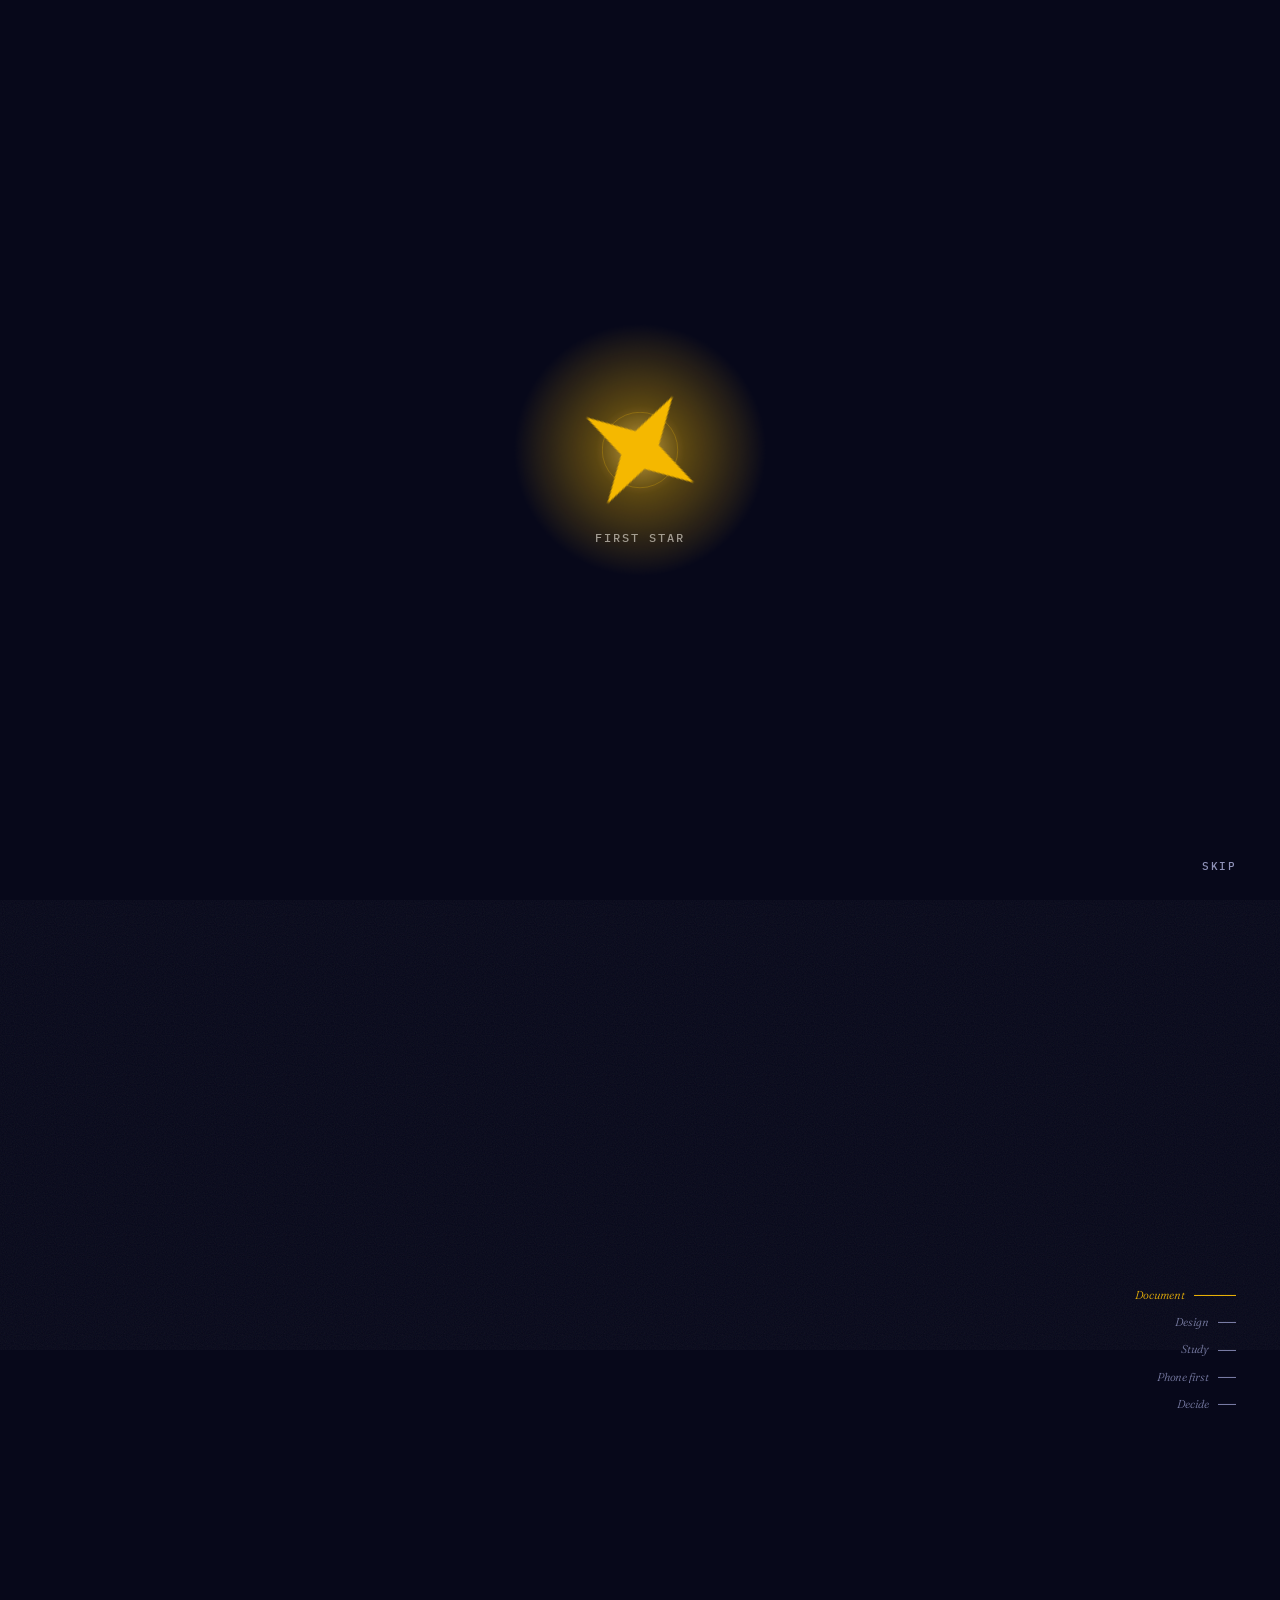
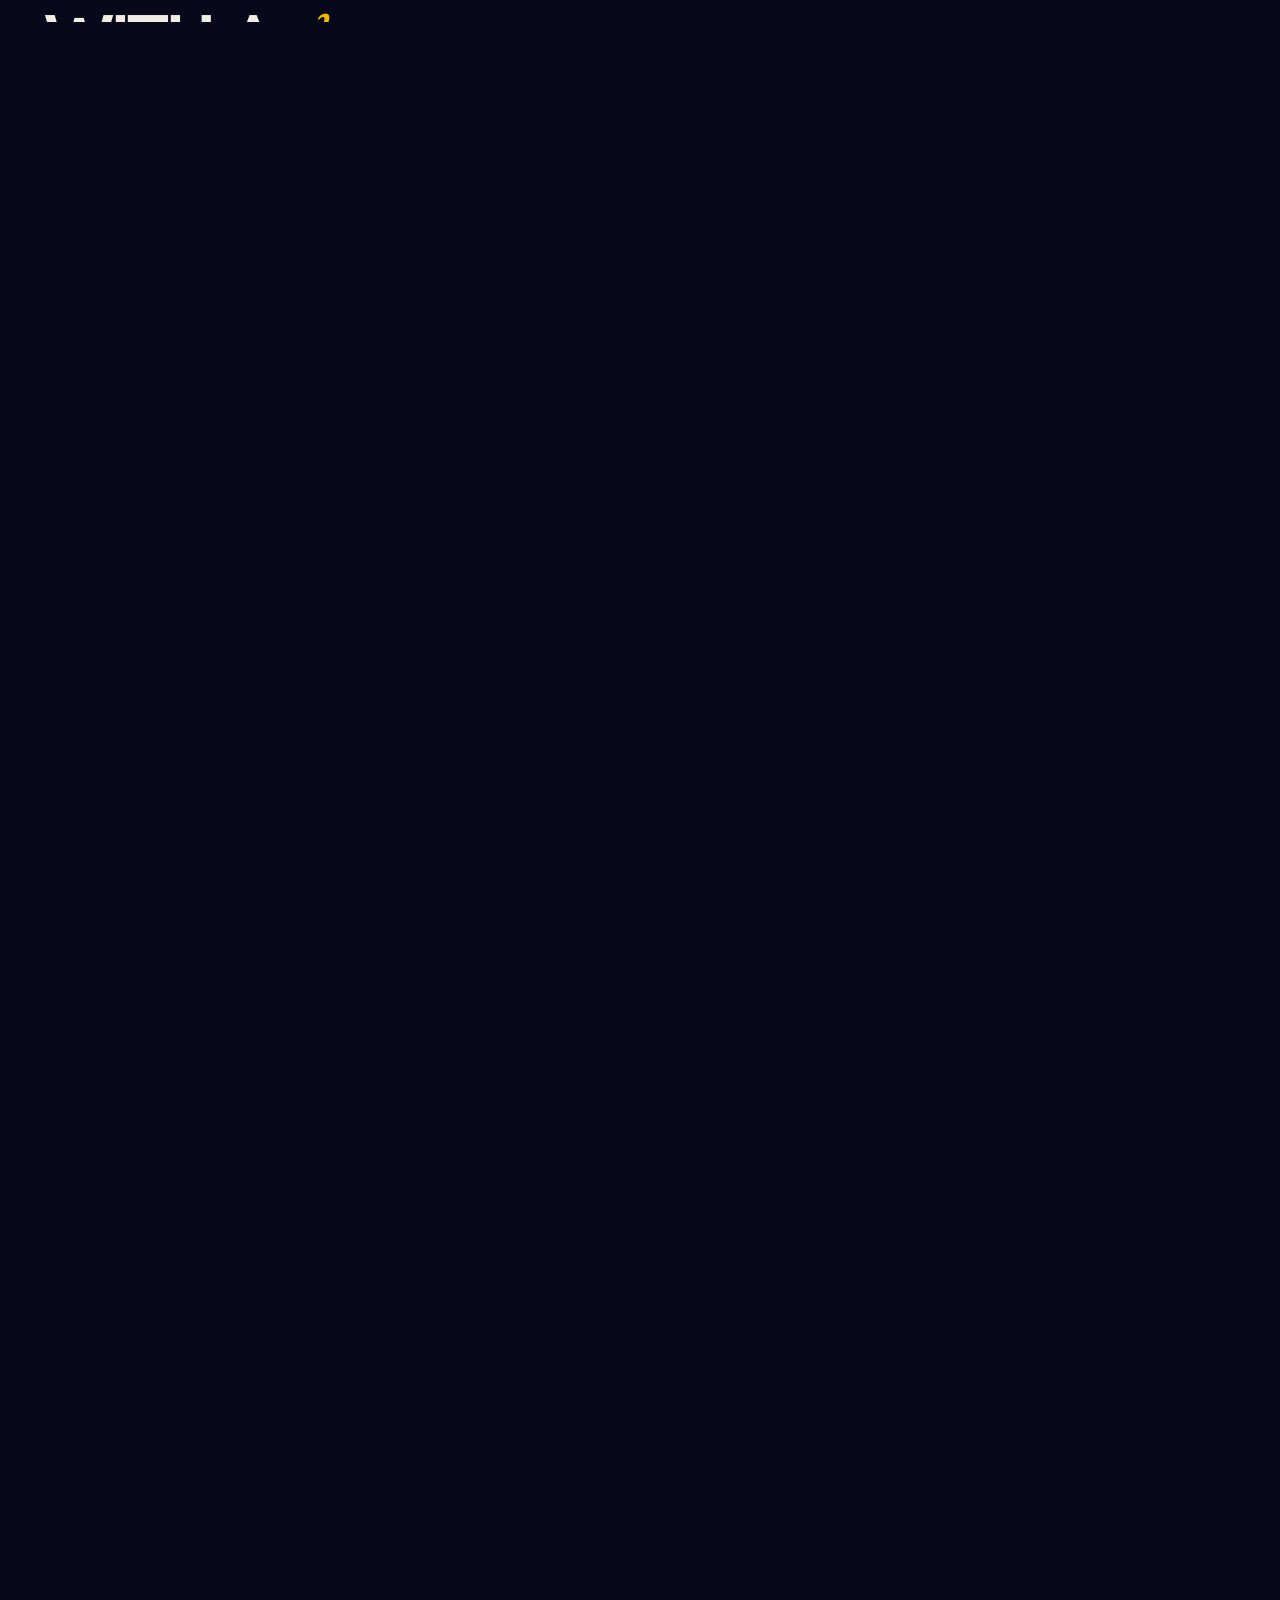
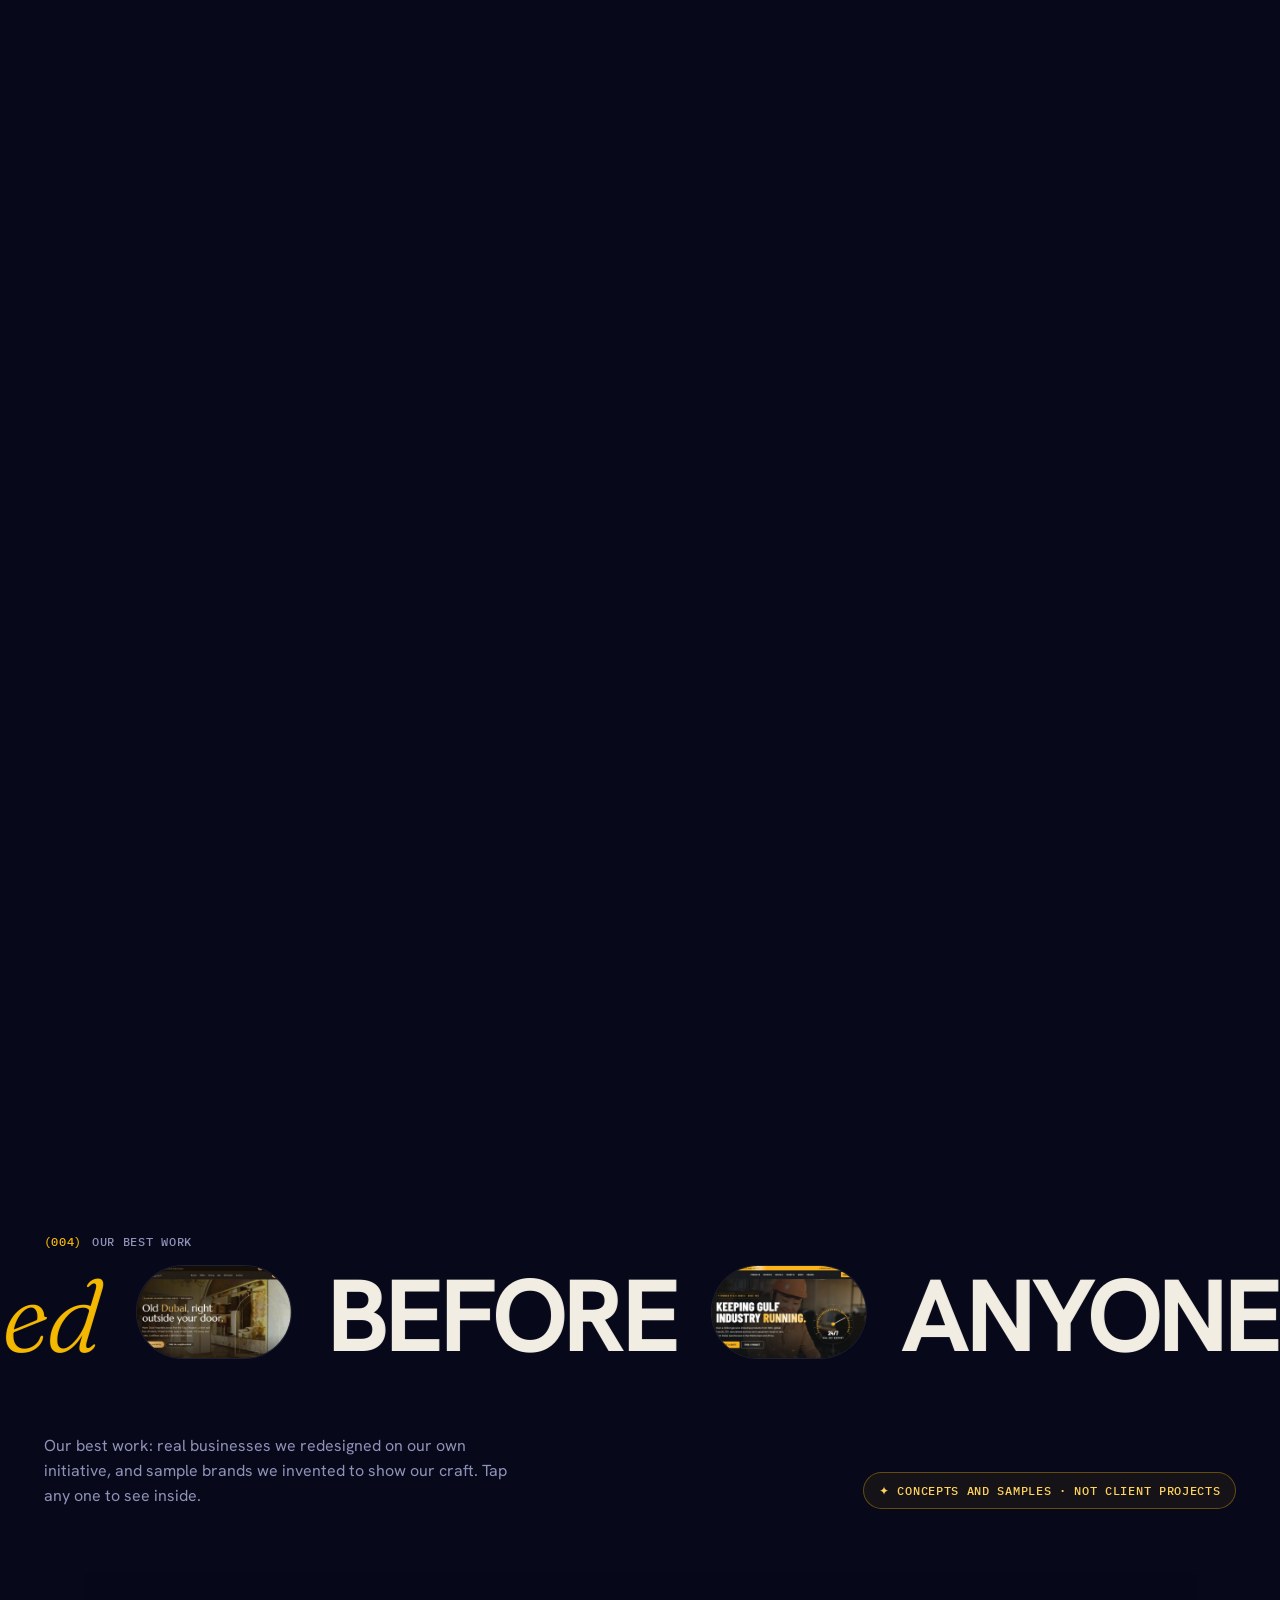
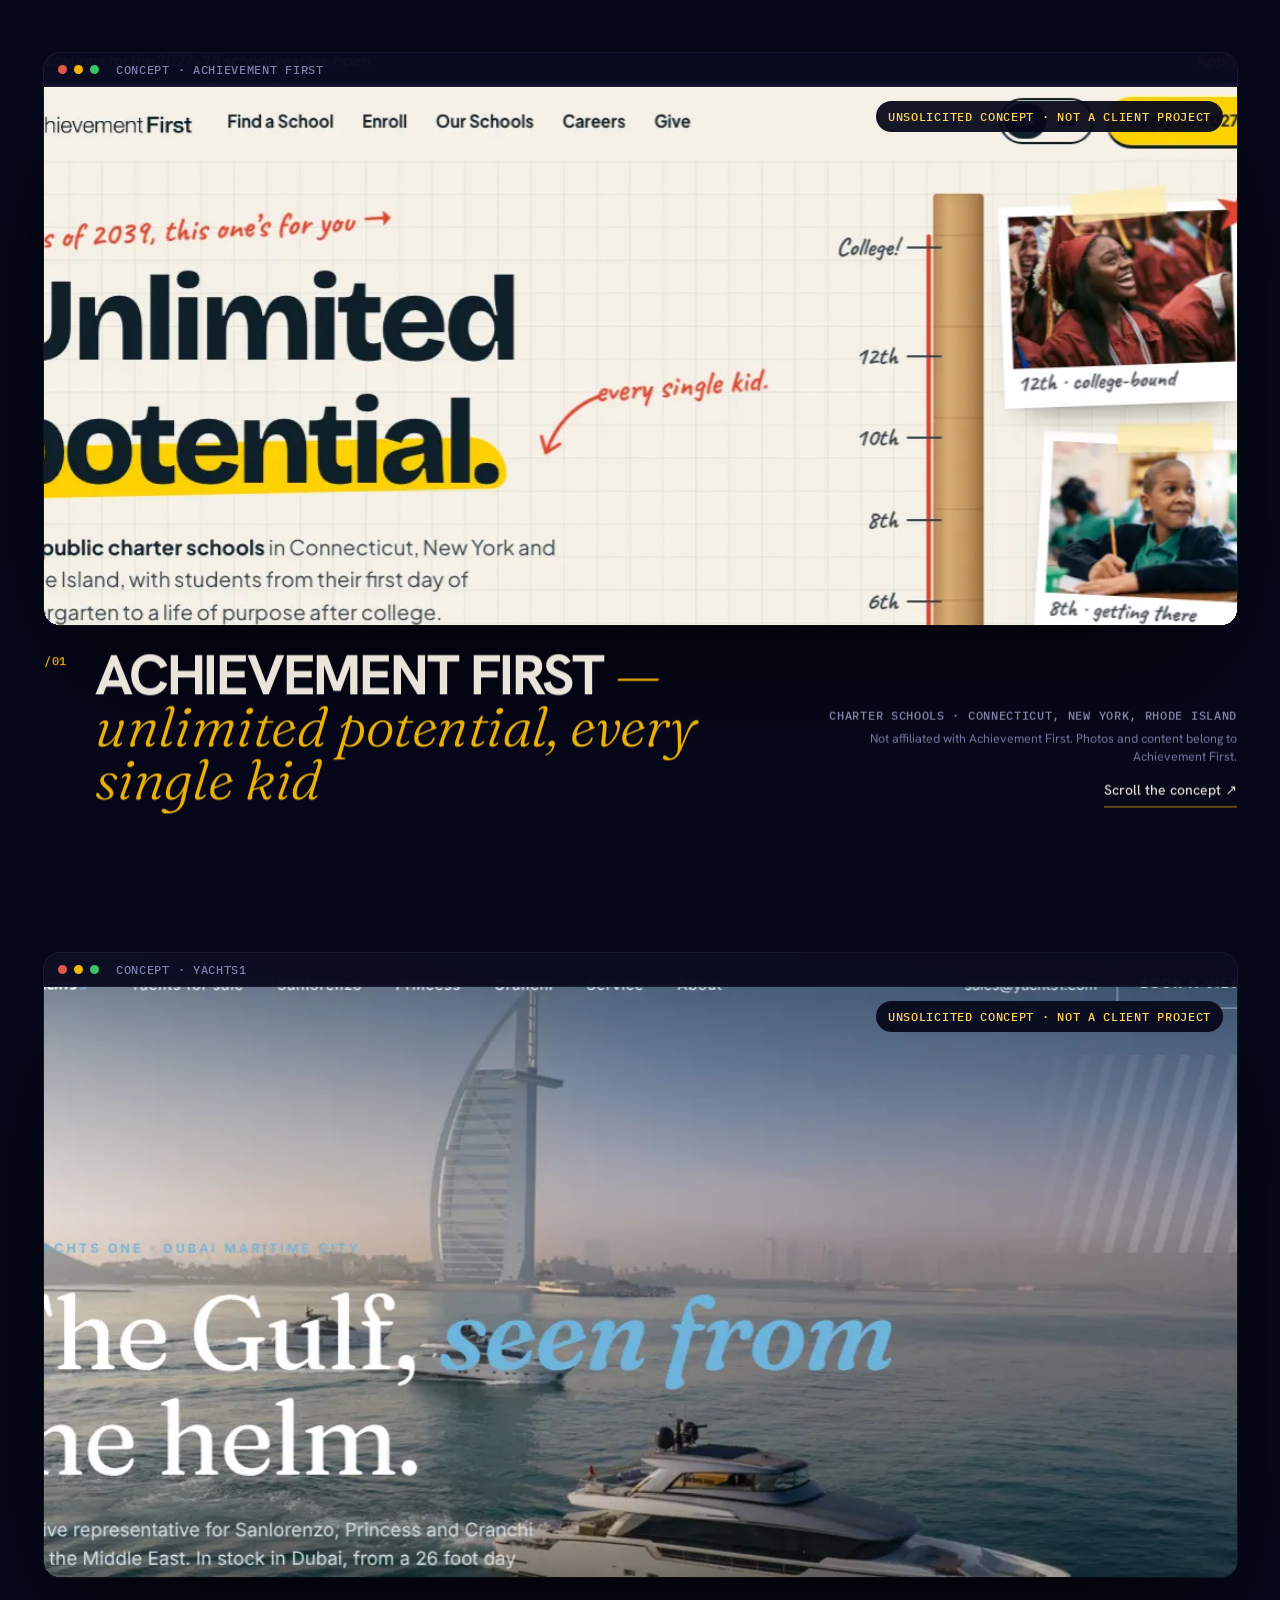
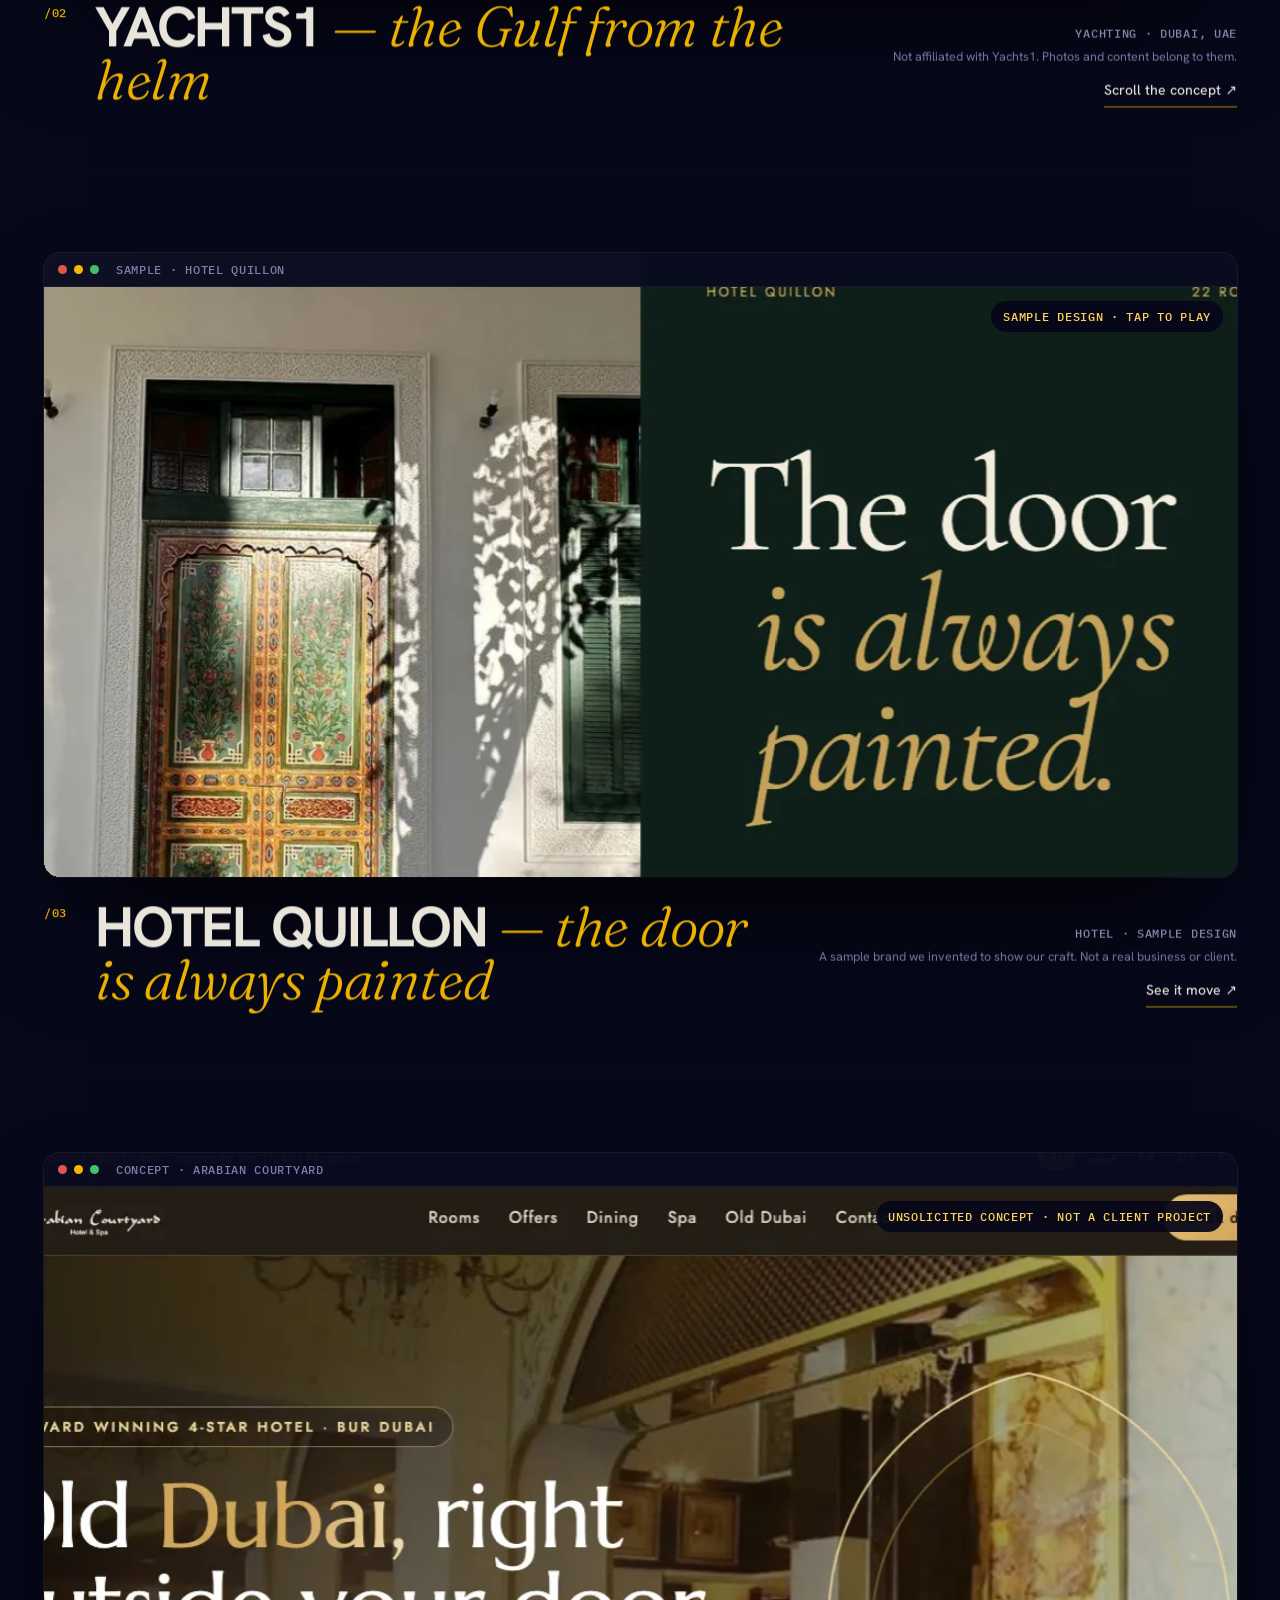
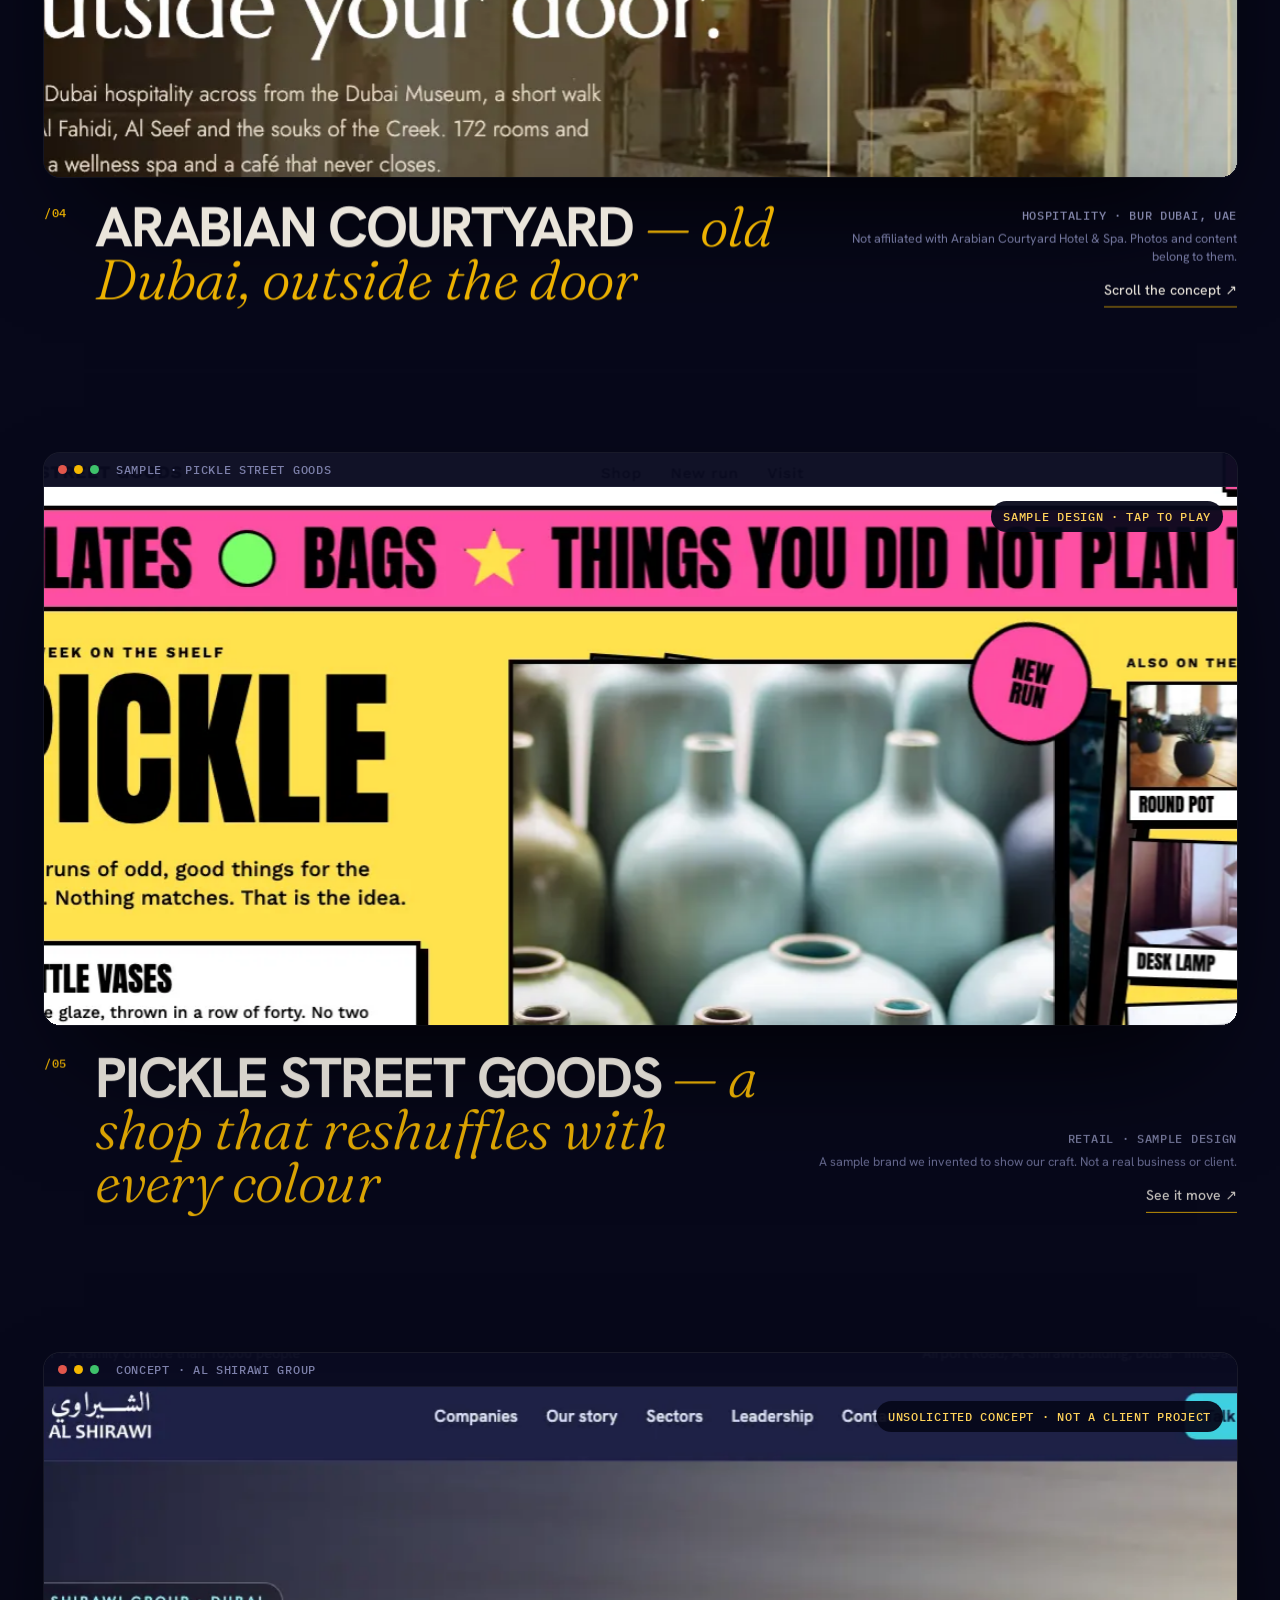
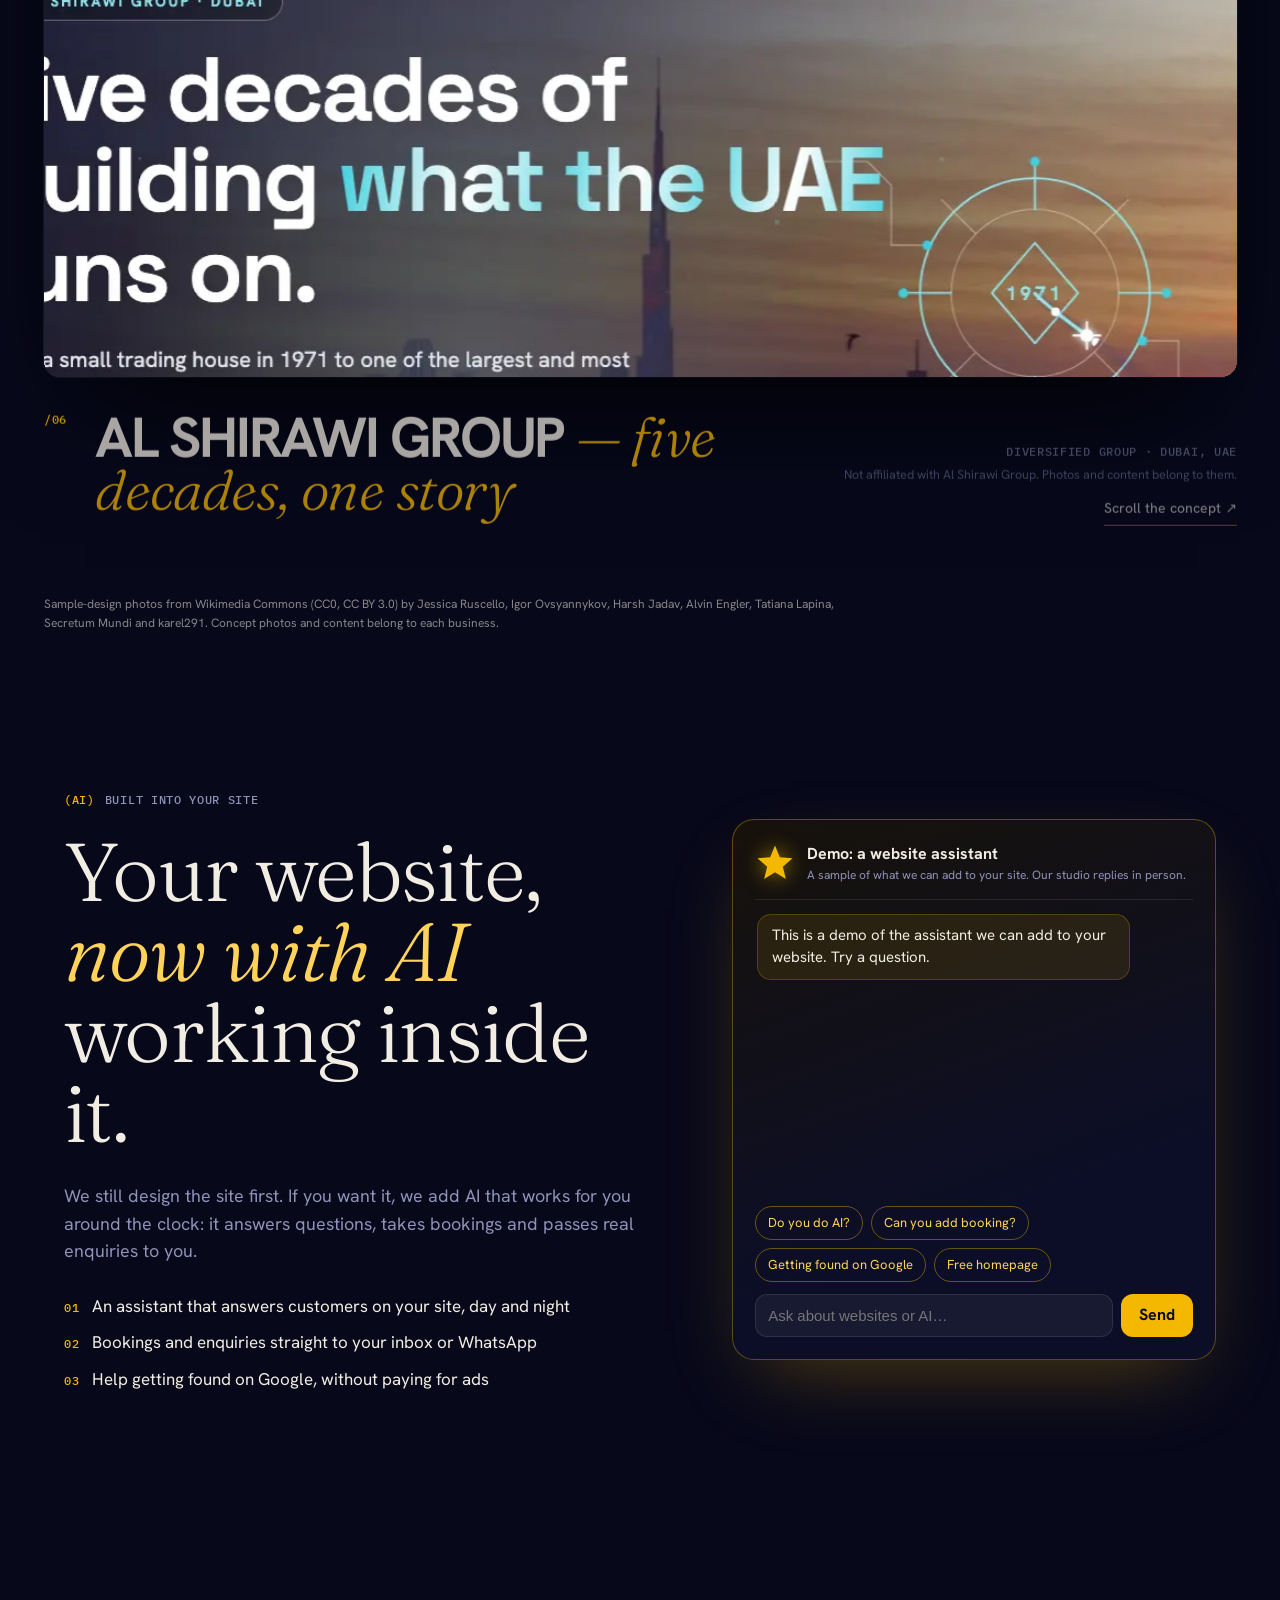
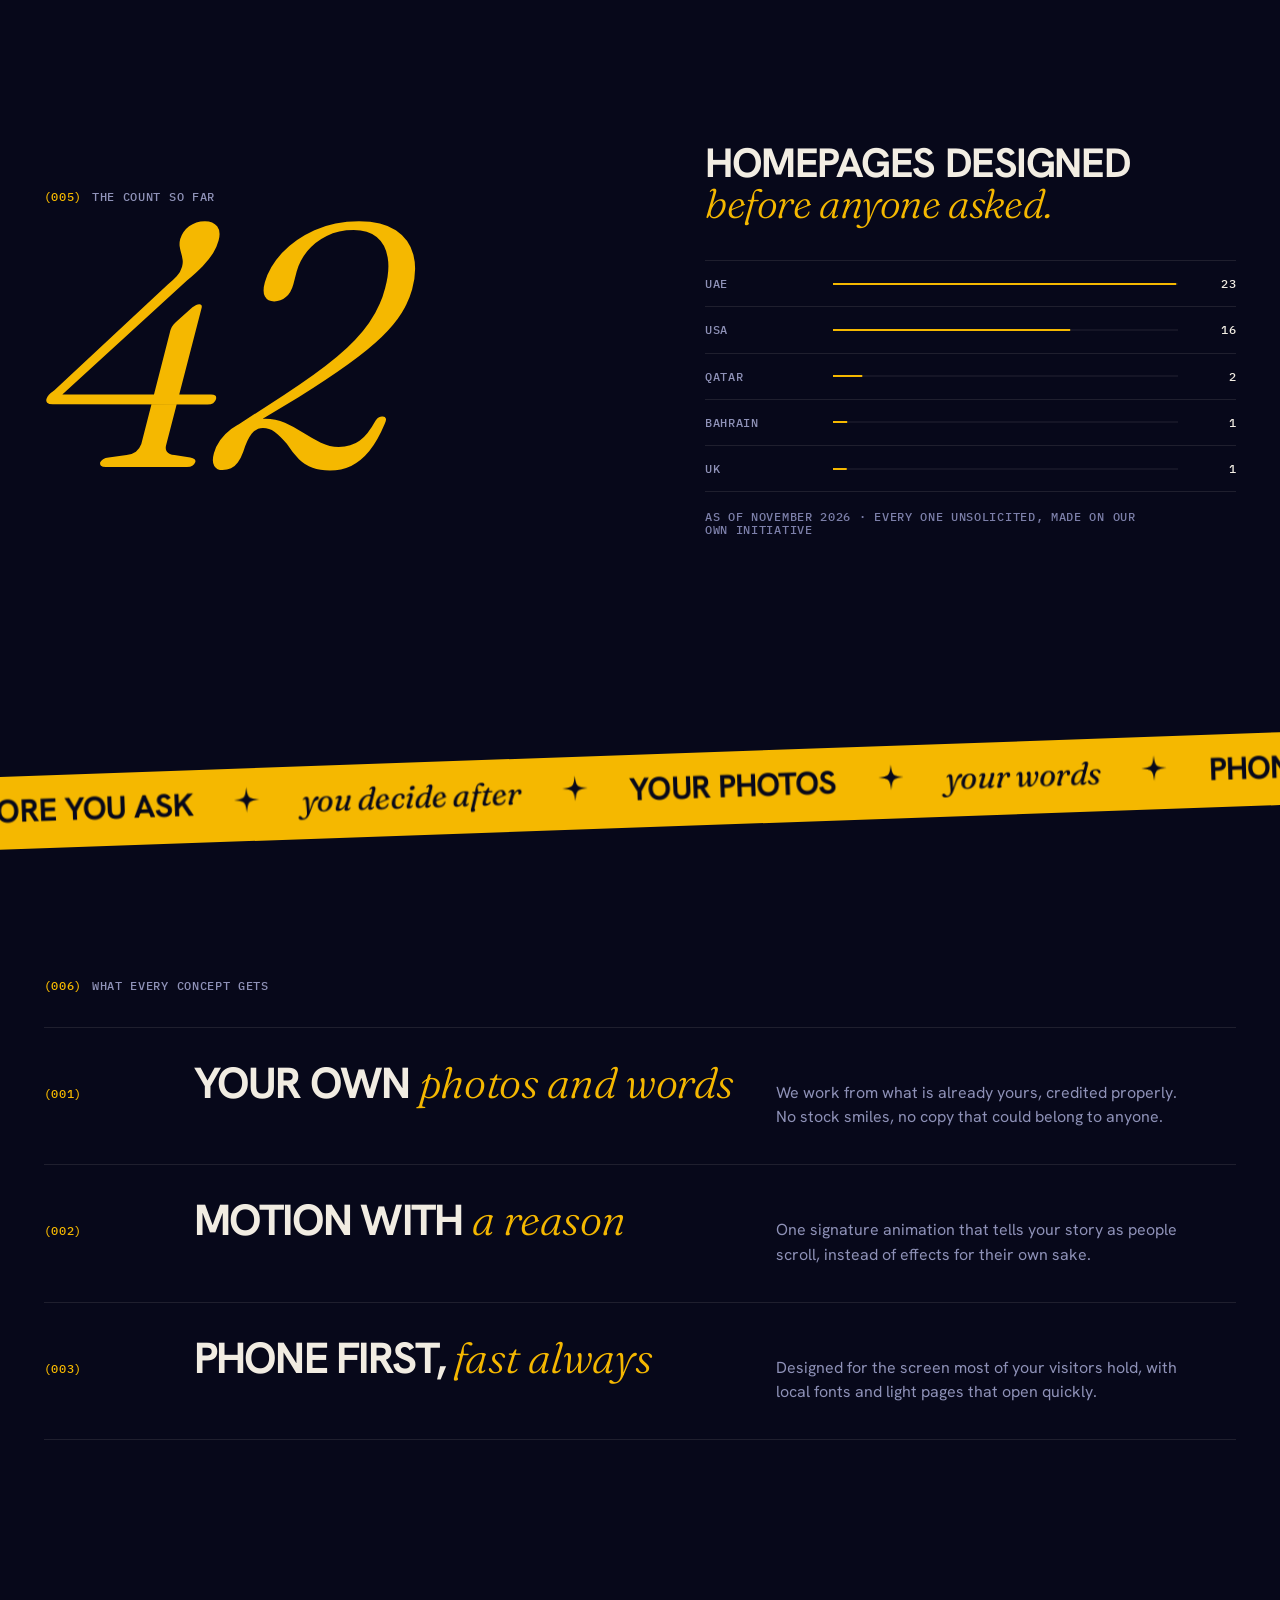
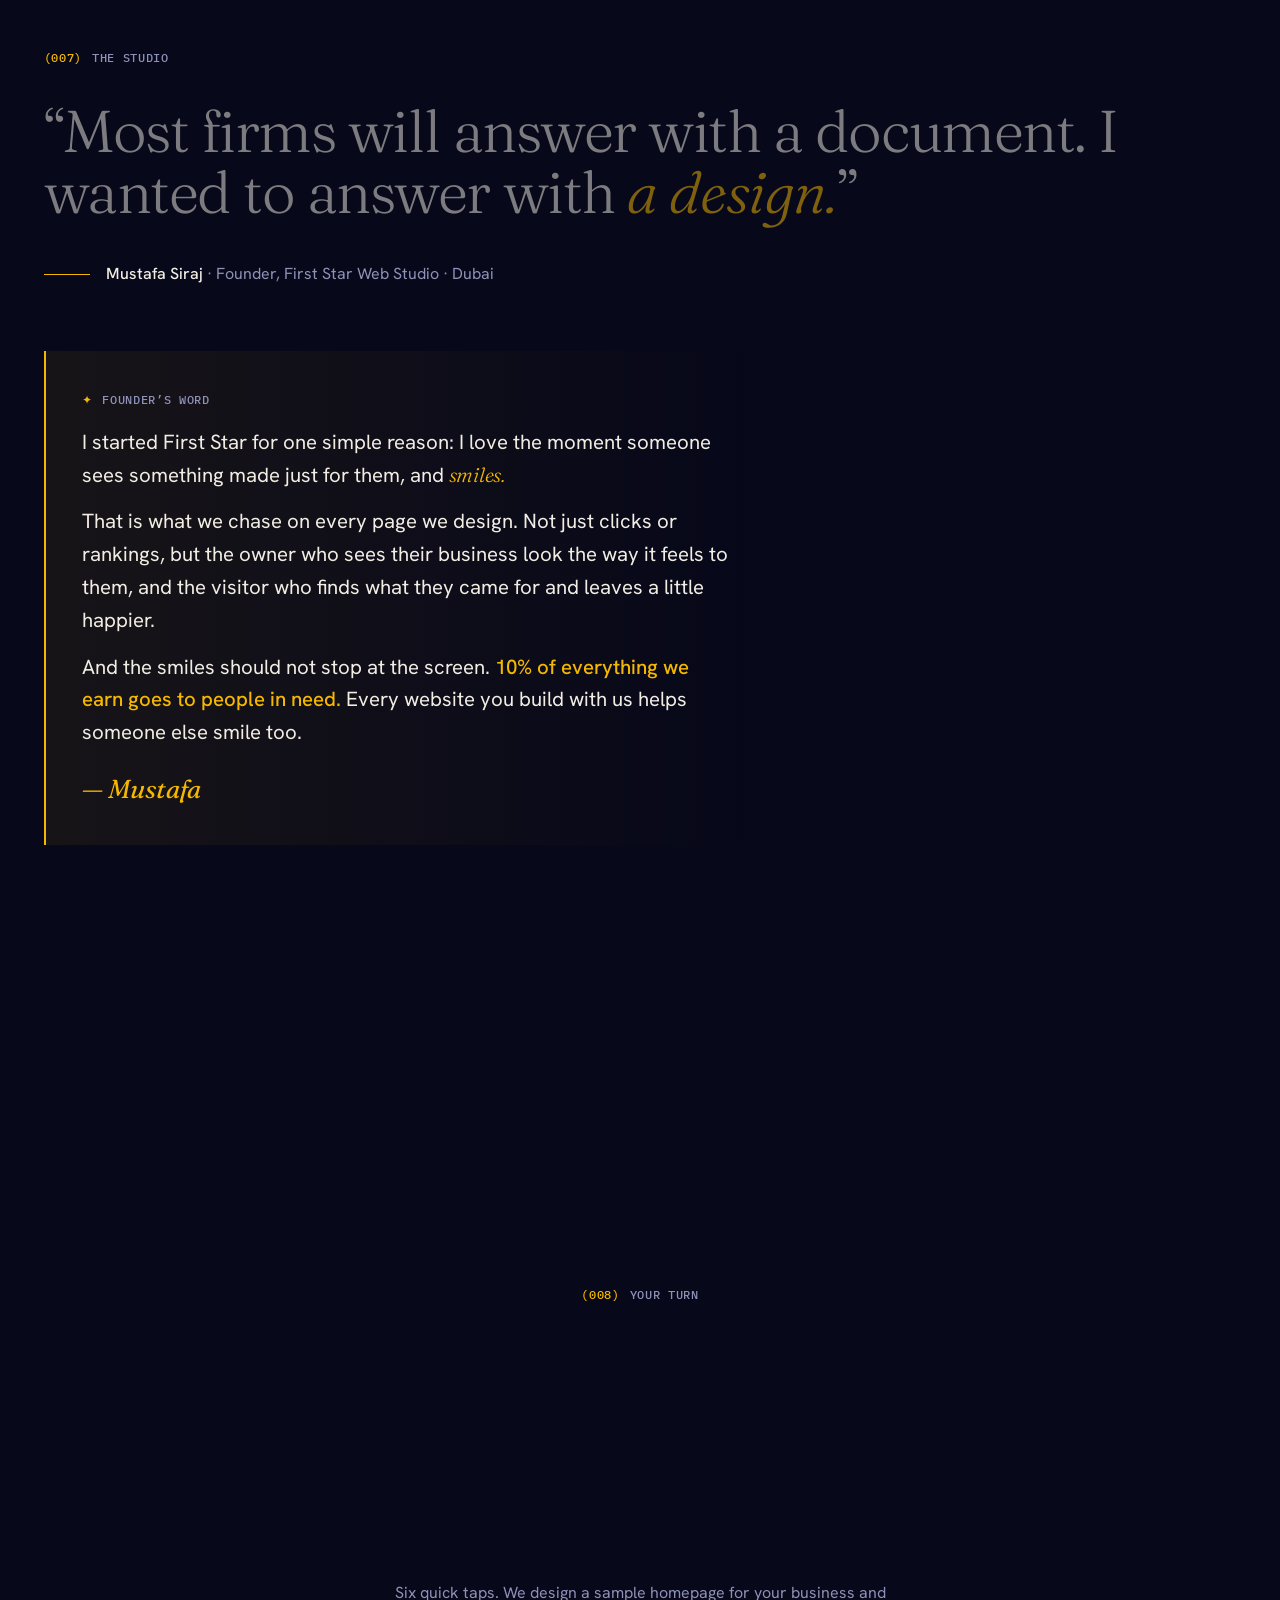
<file: index.html>
<!doctype html>
<html lang="en">
<head>
<meta charset="utf-8">
<meta name="viewport" content="width=device-width, initial-scale=1, viewport-fit=cover">
<title>First Star Web Studio · We design your new homepage first</title>
<meta name="description" content="A web design studio in Dubai. We design your new homepage first, with your own photos and words. You decide after.">
<meta name="theme-color" content="#07081a">
<meta property="og:title" content="First Star Web Studio">
<meta property="og:description" content="We design your new homepage first. You decide after.">
<meta property="og:type" content="website">
<meta property="og:image" content="https://firststarwebstudio.com/img/og.jpg">
<meta name="twitter:card" content="summary_large_image">
<link rel="icon" href="img/favicon.svg?v=2" type="image/svg+xml"><link rel="icon" href="img/favicon.png?v=2" type="image/png" sizes="64x64">
<link rel="apple-touch-icon" href="img/apple-touch.png?v=2">
<link rel="preload" href="fonts/hanken-grotesk-latin-700-normal.woff2" as="font" type="font/woff2" crossorigin>
<link rel="preload" href="fonts/fraunces-latin-300-italic.woff2" as="font" type="font/woff2" crossorigin>
<script>document.documentElement.className='js'</script>
<style>
/* Fonts via @fontsource (SIL OFL): Hanken Grotesk, Fraunces, IBM Plex Mono */
@font-face{font-family:'HG';font-weight:400;font-display:swap;src:url(fonts/hanken-grotesk-latin-400-normal.woff2) format('woff2')}
@font-face{font-family:'HG';font-weight:500;font-display:swap;src:url(fonts/hanken-grotesk-latin-500-normal.woff2) format('woff2')}
@font-face{font-family:'HG';font-weight:700;font-display:swap;src:url(fonts/hanken-grotesk-latin-700-normal.woff2) format('woff2')}
@font-face{font-family:'FR';font-weight:300;font-style:italic;font-display:swap;src:url(fonts/fraunces-latin-300-italic.woff2) format('woff2')}
@font-face{font-family:'FR';font-weight:400;font-style:italic;font-display:swap;src:url(fonts/fraunces-latin-400-italic.woff2) format('woff2')}
@font-face{font-family:'FR';font-weight:300;font-style:normal;font-display:swap;src:url(fonts/fraunces-latin-300-normal.woff2) format('woff2')}
@font-face{font-family:'PM';font-weight:500;font-display:swap;src:url(fonts/ibm-plex-mono-latin-500-normal.woff2) format('woff2')}

:root{
  --ink:#07081a; --ink2:#0c0e28; --cream:#f2ede3; --mute:#8f92b8; --dim:#7d80aa; --hair:rgba(242,237,227,.1);
  --gold:#f5b800; --gold2:#ffd35a; --sel:#4c8dff;
  --sans:'HG',system-ui,-apple-system,sans-serif; --serif:'FR',Georgia,serif; --mono:'PM',ui-monospace,monospace;
  --pad:clamp(18px,3.4vw,56px); --ease:cubic-bezier(.16,1,.3,1);
}
*{box-sizing:border-box;margin:0;padding:0}
html{-webkit-text-size-adjust:100%;background:var(--ink)}
html.lenis,html.lenis body{height:auto}
.lenis.lenis-smooth{scroll-behavior:auto!important}
body{background:var(--ink);color:var(--cream);font:400 16px/1.55 var(--sans);overflow-x:hidden;-webkit-font-smoothing:antialiased}
img{display:block;max-width:100%}
a{color:inherit;text-decoration:none}
button{font:inherit;color:inherit;background:none;border:0;cursor:pointer}
::selection{background:var(--gold);color:var(--ink)}
.mono{font:500 11.5px/1.15 var(--mono);letter-spacing:.06em;text-transform:uppercase}
em,.it{font-family:var(--serif);font-style:italic;font-weight:300;text-transform:none;letter-spacing:-.01em}
.gold{color:var(--gold)}
:focus-visible{outline:1.5px solid var(--gold);outline-offset:4px;border-radius:4px}
.skip{position:fixed;left:-999px;top:10px;z-index:300;background:var(--gold);color:var(--ink);padding:10px 14px;border-radius:8px}
.skip:focus{left:10px}
.sr{position:absolute;width:1px;height:1px;overflow:hidden;clip:rect(0 0 0 0)}

/* grain + canvas */
#gl{position:fixed;inset:0;width:100%;height:100%;z-index:0;pointer-events:none}
.grain{position:fixed;inset:-50%;z-index:90;pointer-events:none;opacity:.07;background-image:url("data:image/svg+xml,%3Csvg xmlns='http://www.w3.org/2000/svg' width='160' height='160'%3E%3Cfilter id='n'%3E%3CfeTurbulence type='fractalNoise' baseFrequency='.9' numOctaves='2' stitchTiles='stitch'/%3E%3C/filter%3E%3Crect width='100%25' height='100%25' filter='url(%23n)'/%3E%3C/svg%3E");animation:grain 1s steps(4) infinite}
@keyframes grain{25%{transform:translate(-3%,2%)}50%{transform:translate(2%,-3%)}75%{transform:translate(-2%,-1%)}}
.vignette{position:fixed;inset:0;z-index:1;pointer-events:none;background:radial-gradient(120% 90% at 70% 40%,transparent 40%,rgba(4,5,16,.75) 100%)}
.fallback-star{display:none}
.no-gl .fallback-star{display:block;position:fixed;right:8vw;top:22vh;width:min(36vw,420px);z-index:0;filter:drop-shadow(0 0 60px rgba(245,184,0,.5));opacity:.9}

/* ---------- intro: a star bursts in, charges, explodes into the particle star ---------- */
#intro{position:fixed;inset:0;z-index:200;display:grid;place-items:center;overflow:hidden;contain:strict}
#intro .i-bg{position:absolute;inset:0;background:var(--ink);will-change:opacity}
html:not(.js) #intro,.rm #intro{display:none}
.i-star{position:absolute;left:50%;top:50%;margin:-96px 0 0 -96px;width:192px;height:192px;transform:scale(0);will-change:transform,opacity;pointer-events:none}
.i-ring{position:absolute;left:50%;top:50%;width:140px;height:140px;margin:-70px;border-radius:50%;border:1.5px solid rgba(245,184,0,.7);transform:scale(0);opacity:0}
.i-ray{position:absolute;left:50%;top:50%;width:3px;height:120px;margin:-60px -1.5px;border-radius:3px;background:linear-gradient(transparent,var(--gold2),transparent);opacity:0}
.i-flash{position:absolute;inset:0;will-change:transform,opacity;background:radial-gradient(circle at 50% 50%,#fff7d6 0,var(--gold) 18%,rgba(245,184,0,0) 60%);opacity:0}
.i-word{position:absolute;left:0;right:0;top:calc(50% + 82px);text-align:center;font:500 12px/1 var(--mono);letter-spacing:.42em;text-transform:uppercase;color:var(--cream);opacity:0}
.i-type{position:absolute;left:var(--pad);right:var(--pad);top:50%;transform:translateY(-50%);text-align:center}
.i-l1{display:block;min-height:1.1em;font:300 italic clamp(54px,9vw,132px)/1 var(--serif);color:var(--cream);letter-spacing:-.02em}
.i-l2{display:block;min-height:1.4em;margin-top:22px;font:500 clamp(12px,1.3vw,16px)/1.4 var(--mono);letter-spacing:.22em;text-transform:uppercase;color:var(--gold)}
.i-l1::after,.i-l2.on::after{content:'';display:inline-block;width:.06em;min-width:2px;height:.9em;margin-left:.08em;vertical-align:-.08em;background:var(--gold);animation:tpc 1s steps(1) infinite}
.i-l1.done::after{display:none}.i-l2:not(.on)::after{display:none}
.i-dot{position:absolute;left:50%;top:50%;width:14px;height:14px;margin:-7px;border-radius:50%;background:#ffd35a;box-shadow:0 0 18px 4px rgba(245,184,0,.75);transform:scale(0)}
@keyframes tpc{50%{opacity:0}}
.i-skip{position:absolute;right:var(--pad);bottom:28px;font:500 11px/1 var(--mono);letter-spacing:.14em;text-transform:uppercase;color:var(--mute)}
.i-skip:hover{color:var(--gold)}

/* ---------- HUD ---------- */
.hud{position:fixed;left:0;right:0;z-index:80;padding:0 var(--pad);display:flex;align-items:center;pointer-events:none}
.hud>*{pointer-events:auto}
.hud-top{top:0;height:76px;gap:28px}
.hud-top::before{content:'';position:absolute;inset:0 0 -26px;background:linear-gradient(rgba(7,8,26,.92),rgba(7,8,26,.6) 60%,rgba(7,8,26,0));pointer-events:none;z-index:-1}
.hud-bot{bottom:0;height:56px;justify-content:space-between;color:var(--mute)}
.logo{display:flex;align-items:center;gap:12px}
.logo img{width:30px;height:30px;border-radius:8px}
.logo span{font:700 14px/1 var(--sans);letter-spacing:.08em;text-transform:uppercase}
.nav{display:flex;gap:26px;margin-left:auto;margin-right:auto}
.nav a{color:var(--mute)}
.nav a:hover{color:var(--cream)}
.clock{color:var(--mute);min-width:120px;text-align:right}
.clock i{display:inline-block;width:6px;height:6px;border-radius:50%;background:#3ec26b;margin-right:8px;vertical-align:1px;box-shadow:0 0 10px #3ec26b;animation:pulse 2s infinite}
@keyframes pulse{50%{opacity:.35}}
.scene{display:flex;gap:12px;align-items:center}
.scene b{color:var(--cream);font-weight:500}
.prog{display:flex;gap:12px;align-items:center}
.prog .rail{width:90px;height:1px;background:var(--hair);position:relative;overflow:hidden}
.prog .rail i{position:absolute;inset:0;background:var(--gold);transform-origin:left;transform:scaleX(0)}
@media (max-width:860px){.nav,.clock{display:none}.hud-top{justify-content:space-between}.hud-top .pill{margin-left:auto}.hud-bot .scene .lbl{display:none}}

/* roll + pill buttons */
.roll{display:inline-block;overflow:hidden;vertical-align:top;height:1.2em;line-height:1.2em}
.roll>span{display:block;transition:transform .5s var(--ease)}
.roll>span::after{content:attr(data-t);display:block}
a:hover .roll>span,button:hover .roll>span{transform:translateY(-1.2em)}
.pill{display:inline-flex;align-items:center;gap:12px;height:44px;padding:0 20px;border-radius:999px;font:500 14px/1 var(--sans);position:relative;isolation:isolate;transition:background .4s var(--ease),color .4s var(--ease),box-shadow .4s}
.pill-gold{background:var(--gold);color:var(--ink)}
.pill-gold::before{content:"";position:absolute;inset:6px;border-radius:inherit;background:var(--gold);filter:blur(18px);opacity:0;transform:scale(.6);transition:.5s var(--ease);z-index:-1}
.pill-gold:hover::before{opacity:.9;transform:scale(1)}
.pill-line{box-shadow:inset 0 0 0 1px rgba(242,237,227,.25)}
.pill-line:hover{box-shadow:inset 0 0 0 1px var(--gold);color:var(--gold)}
.pill .arr{width:14px;height:14px}
.pill.big{height:64px;padding:0 30px;font-size:17px}

/* cursor */
.cur,.cur-dot{position:fixed;left:0;top:0;z-index:150;pointer-events:none;border-radius:50%;display:none}
.fine .cur,.fine .cur-dot{display:block}
.cur{width:38px;height:38px;margin:-19px 0 0 -19px;border:1px solid rgba(245,184,0,.55);display:grid;place-items:center;transition:width .5s var(--ease),height .5s var(--ease),margin .5s var(--ease),background .4s,border-color .4s}
.cur span{font:500 11px/1 var(--mono);letter-spacing:.08em;color:var(--ink);opacity:0;transition:opacity .3s}
.cur.link{width:62px;height:62px;margin:-31px 0 0 -31px;border-color:var(--gold)}
.cur.view{width:104px;height:104px;margin:-52px 0 0 -52px;background:var(--gold);border-color:var(--gold)}
.cur.view span{opacity:1}
.cur-dot{width:5px;height:5px;margin:-2.5px 0 0 -2.5px;background:var(--gold)}
.fine,.fine a,.fine button{cursor:none}

/* ---------- layout ---------- */
main{position:relative;z-index:2;overflow-x:clip}
section{position:relative}
.wrap{padding:0 var(--pad)}
.eyebrow{display:inline-flex;gap:10px;align-items:center;color:var(--mute)}
.eyebrow b{color:var(--gold);font-weight:500}
.typer{display:flex;align-items:center;flex-wrap:wrap;gap:0 .45em;width:max-content;max-width:100%;margin-top:18px;padding:9px 16px;border:1px solid rgba(245,184,0,.35);border-radius:999px;background:rgba(245,184,0,.06);font-size:13px;letter-spacing:.04em;color:var(--cream);transition:border-color .3s,background .3s}
.typer:hover{border-color:var(--gold);background:rgba(245,184,0,.12)}
.tp-w{color:var(--gold);font-weight:500;white-space:pre}
.tp-c{display:inline-block;width:2px;height:1.15em;margin-left:-.4em;background:var(--gold);animation:tpc 1s steps(1) infinite}
.tp-go{color:var(--gold);transition:transform .3s}.typer:hover .tp-go{transform:translateX(4px)}
@keyframes tpc{50%{opacity:0}}
@media (max-width:860px){.typer{font-size:11.5px;padding:8px 13px}}
.ln{display:block;overflow:hidden;padding-bottom:.06em;margin-bottom:-.06em;position:relative}
.ln>span{display:inline-block}
.ln .bar{position:absolute;inset:.06em 0 .1em;background:var(--gold);transform-origin:right;transform:scaleX(0);pointer-events:none}

/* ---------- hero ---------- */
.hero{min-height:100svh;display:flex;flex-direction:column;justify-content:flex-end;padding:120px var(--pad) 96px}
.hero h1{font:700 clamp(34px,9.6vw,999px)/.9 var(--sans);letter-spacing:-.04em;text-transform:uppercase;margin:22px 0 0}
.hero h1 em{font-weight:300;letter-spacing:-.03em}
.hero h1 .gold{color:var(--gold)}
.sel{position:relative;display:inline-block;padding:0 .08em}
.sel .box{position:absolute;inset:.04em -.02em .02em;border:1.5px solid var(--sel);background:rgba(76,141,255,.1);transform-origin:left;transform:scaleX(0)}
.sel .h{position:absolute;width:9px;height:9px;background:#fff;border:1.5px solid var(--sel);transform:scale(0)}
.sel .h:nth-of-type(2){left:-.02em;top:.04em;translate:-50% -50%}.sel .h:nth-of-type(3){right:-.02em;top:.04em;translate:50% -50%}
.sel .h:nth-of-type(4){left:-.02em;bottom:.02em;translate:-50% 50%}.sel .h:nth-of-type(5){right:-.02em;bottom:.02em;translate:50% 50%}
.sel .tag{position:absolute;left:-.02em;top:-.04em;translate:0 -100%;font:500 11px/1 var(--mono);letter-spacing:.04em;background:var(--sel);color:#fff;padding:5px 7px;border-radius:3px 3px 3px 0;white-space:nowrap;opacity:0;text-transform:none}
.hero-foot{display:grid;grid-template-columns:1fr auto;gap:40px;align-items:end;margin-top:44px}
.hero-foot p{max-width:440px;color:var(--mute);font-size:clamp(15px,1.15vw,18px)}
.hero-foot p b{color:var(--cream);font-weight:500}
.ctas{display:flex;gap:10px;flex-wrap:wrap}
@media (min-width:861px){.hero h1{font-size:7vw}.hero-copy{max-width:66vw}}
@media (max-width:860px){.sel .tag{display:none}.hero h1{font-size:10.2vw}.hero{justify-content:flex-end;padding-bottom:84px}.hero-foot{grid-template-columns:1fr;gap:26px;margin-top:28px}}

/* ---------- story (pinned, particle morph) ---------- */
.story{height:auto}
.story-pin{position:relative;height:100svh;overflow:hidden}
.st{position:absolute;left:var(--pad);bottom:110px;max-width:min(58vw,900px)}
.st h2{font:700 clamp(36px,5.6vw,108px)/.92 var(--sans);letter-spacing:-.04em;text-transform:uppercase;margin:20px 0 22px}
.st h2 em{color:var(--gold)}
.st p{color:var(--mute);max-width:440px;font-size:clamp(15px,1.15vw,18px)}
.st .num{font:300 clamp(60px,8vw,150px)/.8 var(--serif);font-style:italic;color:transparent;-webkit-text-stroke:1px rgba(245,184,0,.5);position:absolute;right:calc(100% - .2em);top:-.2em;display:none}
.js .st{visibility:hidden}
.rail-ticks{position:absolute;right:var(--pad);top:50%;translate:0 -50%;display:flex;flex-direction:column;gap:14px;align-items:flex-end;color:var(--dim)}
.rail-ticks span{display:flex;gap:10px;align-items:center;transition:color .5s}
.rail-ticks span i{width:18px;height:1px;background:currentColor;transition:width .5s var(--ease)}
.rail-ticks span.on{color:var(--gold)}
.rail-ticks span.on i{width:42px}
@media (max-width:860px){.st{max-width:none;right:var(--pad);bottom:88px}.rail-ticks{top:auto;bottom:auto;top:96px;translate:0;flex-direction:row;gap:8px;right:var(--pad)}.rail-ticks span em,.rail-ticks .t{display:none}.rail-ticks span i{width:14px}.rail-ticks span.on i{width:26px}}
/* without JS or with reduced motion: stack the story */
html:not(.js) .story,.rm .story{height:auto}html:not(.js) .story-pin,.rm .story-pin{height:auto;overflow:visible;padding:80px 0}
html:not(.js) .st,.rm .st{position:relative;left:auto;bottom:auto;visibility:visible;padding:60px var(--pad)}
html:not(.js) .rail-ticks,.rm .rail-ticks{display:none}

/* ---------- work ---------- */
.work-intro{padding:clamp(120px,14vw,200px) 0 60px}
.chips{overflow:hidden;white-space:nowrap;padding:10px 0}
.chips-track{display:inline-flex;align-items:center;gap:.35em;font:700 clamp(46px,8vw,150px)/1 var(--sans);letter-spacing:-.045em;text-transform:uppercase;will-change:transform}
.chips-track em{color:var(--gold);font-weight:300}
.chip{display:inline-block;width:1.5em;height:.9em;border-radius:.45em;overflow:hidden;vertical-align:middle;position:relative;top:-.04em;box-shadow:0 0 0 1px var(--hair)}
.chip img{width:100%;height:100%;object-fit:cover}
.work-note{display:flex;justify-content:space-between;align-items:end;gap:30px;flex-wrap:wrap;margin-top:56px}
.work-note p{max-width:480px;color:var(--mute)}
.honest{display:inline-flex;align-items:center;gap:10px;padding:12px 16px;border-radius:999px;box-shadow:inset 0 0 0 1px rgba(245,184,0,.35);color:var(--gold2);background:rgba(245,184,0,.06)}
.cards{position:relative}
.card{cursor:pointer}
.card .meta h3{transition:color .3s}.card:hover .meta h3{color:#f5b800}
.card{position:sticky;top:0;height:100svh;background:var(--ink);display:flex;align-items:center;justify-content:center;padding:84px var(--pad) 64px;overflow:hidden}
.card-in{width:100%;max-width:1400px;height:100%;display:grid;grid-template-rows:1fr auto;gap:22px;transform-origin:50% 0;will-change:transform}
.frame{position:relative;will-change:transform;border-radius:16px;overflow:hidden;background:#0b0c22;box-shadow:0 60px 120px -40px rgba(0,0,0,.9),0 0 0 1px rgba(255,255,255,.08);min-height:0}
.frame .bar{position:absolute;left:0;right:0;top:0;height:34px;display:flex;align-items:center;gap:7px;padding:0 14px;background:rgba(10,11,32,.97);z-index:2;border-bottom:1px solid rgba(255,255,255,.06)}
.frame .bar i{width:9px;height:9px;border-radius:50%;background:#2a2d5a}
.frame .bar i:nth-child(1){background:#e2574c}.frame .bar i:nth-child(2){background:#f5b800}.frame .bar i:nth-child(3){background:#3ec26b}
.frame .bar span{margin-left:10px;color:var(--dim)}
.frame img{position:absolute;inset:34px 0 0;width:100%;height:calc(100% - 34px);object-fit:cover;object-position:top;transform:scale(1.15);will-change:transform}
.frame .tag{position:absolute;right:14px;top:48px;z-index:2;background:rgba(7,8,26,.94);color:var(--gold2);padding:9px 12px;border-radius:999px}
.shade{position:absolute;inset:0;background:var(--ink);opacity:0;pointer-events:none;z-index:3}
.meta{display:grid;grid-template-columns:auto 1fr auto;gap:8px 28px;align-items:end}
.meta .no{color:var(--gold);align-self:start;padding-top:.6em}
.meta h3{font:700 clamp(28px,4.4vw,76px)/.92 var(--sans);letter-spacing:-.04em;text-transform:uppercase}
.meta h3 em{color:var(--gold);font-weight:300}
.meta .info{color:var(--mute);text-align:right;display:grid;gap:8px;justify-items:end;max-width:420px}
.meta .fine{color:var(--dim);font-size:12.5px;line-height:1.45}
.meta .info button{color:var(--cream);padding:8px 0;border-bottom:1px solid var(--gold);font:500 14px/1 var(--sans)}
@media (max-width:860px){
  .card{padding:76px var(--pad) 70px}
  .card-in{grid-template-rows:auto auto;align-content:center;gap:18px}
  .frame{aspect-ratio:4/3.4}
  .frame img{object-position:left top}
  .meta{grid-template-columns:auto 1fr}
  .meta .info{grid-column:1/-1;text-align:left;justify-items:start}
}

/* ---------- tally ---------- */
.tally{padding:clamp(120px,14vw,220px) var(--pad);display:grid;grid-template-columns:1.1fr 1fr;gap:clamp(30px,6vw,120px);align-items:center}
.big-n{font:300 clamp(170px,27vw,460px)/.78 var(--serif);font-style:italic;color:var(--gold);letter-spacing:-.06em;font-variant-numeric:tabular-nums}
.tally h2{font:700 clamp(28px,3.2vw,52px)/.98 var(--sans);letter-spacing:-.035em;text-transform:uppercase;margin:18px 0 36px}
.tally h2 em{color:var(--gold)}
.rows{border-top:1px solid var(--hair)}
.row{display:grid;grid-template-columns:110px 1fr 40px;gap:18px;align-items:center;padding:16px 0;border-bottom:1px solid var(--hair);color:var(--mute)}
.row .b{height:2px;background:rgba(242,237,227,.06);position:relative;overflow:hidden}
.row .b i{position:absolute;inset:0;background:var(--gold);transform-origin:left;transform:scaleX(var(--w))}
.js .row .b i{transform:scaleX(0)}
.row .v{color:var(--cream);text-align:right}
.tally .note{margin-top:18px;color:var(--dim);text-wrap:pretty}
@media (max-width:860px){.tally{grid-template-columns:1fr}}

/* ---------- principles ---------- */
.ribbon{background:var(--gold);color:var(--ink);padding:18px 0;overflow:hidden;transform:rotate(-2deg) scale(1.04);margin:40px 0 clamp(100px,12vw,180px)}
.ribbon div{display:inline-flex;gap:40px;white-space:nowrap;font:700 clamp(22px,2.4vw,38px)/1 var(--sans);letter-spacing:-.02em;text-transform:uppercase;will-change:transform}
.ribbon em{font-weight:400}
.ribbon svg{width:.8em;height:.8em;fill:var(--ink);vertical-align:-.05em}
.prin{padding:0 var(--pad)}
.prin .head{display:flex;justify-content:space-between;gap:20px;margin-bottom:34px}
.pr{display:grid;grid-template-columns:120px 1.2fr 1fr;gap:30px;padding:34px 0;border-top:1px solid var(--hair);align-items:baseline;transition:padding .6s var(--ease)}
.pr:last-child{border-bottom:1px solid var(--hair)}
.pr h3{font:700 clamp(26px,3.4vw,58px)/.95 var(--sans);letter-spacing:-.04em;text-transform:uppercase}
.pr h3 em{color:var(--gold);font-weight:300}
.pr p{color:var(--mute);max-width:420px}
.pr .n{color:var(--gold)}
.fine .pr:hover{padding-left:20px}
@media (max-width:760px){.pr{grid-template-columns:1fr;gap:12px}}

/* ---------- founder ---------- */
.founder{padding:clamp(140px,16vw,240px) var(--pad);max-width:1500px}
.founder blockquote{font:300 clamp(34px,4.6vw,84px)/1.04 var(--serif);letter-spacing:-.025em;margin-top:30px}
.founder blockquote em{color:var(--gold)}
.founder cite{display:flex;gap:16px;align-items:center;margin-top:40px;font-style:normal;color:var(--mute)}
.founder cite b{color:var(--cream);font-weight:500}
.founder cite i{width:46px;height:1px;background:var(--gold)}

/* ---------- contact + footer ---------- */
.contact{min-height:100svh;display:flex;flex-direction:column;justify-content:center;align-items:center;text-align:center;padding:140px var(--pad) 60px}
.contact h2{font:700 clamp(46px,10vw,190px)/.86 var(--sans);letter-spacing:-.05em;text-transform:uppercase;margin:24px 0 34px}
.contact h2 em{color:var(--gold);font-weight:300}
.contact p{color:var(--mute);max-width:520px;margin:0 auto 36px}
.contact .ctas{justify-content:center}
.copied{color:var(--gold);margin-left:4px;opacity:0;transition:opacity .3s}
.copied.on{opacity:1}
.ig{margin-top:40px;color:var(--mute)}
.ig a{color:var(--gold);border-bottom:1px solid rgba(245,184,0,.35)}
.ig b{color:var(--cream);font-weight:500}
footer{position:relative;z-index:2;padding:0 var(--pad) 70px;overflow:hidden}
.word{font:700 19.2vw/.8 var(--sans);letter-spacing:-.06em;text-transform:uppercase;white-space:nowrap;color:transparent;-webkit-text-stroke:1px rgba(242,237,227,.16);margin:20px 0 40px;background:linear-gradient(90deg,var(--gold),var(--gold2)) no-repeat 0 0/0% 100%;-webkit-background-clip:text;background-clip:text;transition:background-size 1.2s var(--ease)}
.word:hover{background-size:100% 100%}
.fgrid{display:grid;grid-template-columns:1fr 1fr 1.6fr;gap:30px;padding-top:28px;border-top:1px solid var(--hair);color:var(--dim);font-size:13px}
.fgrid a{color:var(--mute)}
.fgrid a:hover{color:var(--gold)}
.fgrid .mono{color:var(--mute);margin-bottom:12px}
@media (max-width:860px){.fgrid{grid-template-columns:1fr 1fr}.fgrid>div:last-child{grid-column:1/-1}}

/* ---------- viewer ---------- */
.social{display:flex;align-items:center;flex-wrap:wrap;gap:12px 14px;margin-top:44px;padding-top:26px;border-top:1px solid var(--hair, rgba(255,255,255,.08))}
.social .mono{color:var(--mute);margin-right:6px}
.soc{display:inline-flex;align-items:center;gap:9px;height:44px;padding:0 18px 0 14px;border-radius:999px;border:1px solid rgba(245,184,0,.35);color:var(--cream);transition:border-color .3s,background .3s,color .3s}
.soc svg{width:20px;height:20px;color:var(--gold)}
.soc:hover{border-color:var(--gold);background:rgba(245,184,0,.1)}
.soc[hidden]{display:none}
dialog{border:0;padding:0;background:transparent;max-width:none;max-height:none;width:100%;height:100%;color:var(--cream)}
dialog::backdrop{background:rgba(4,5,16,.9);backdrop-filter:blur(10px);-webkit-backdrop-filter:blur(10px)}
dialog[open]{display:grid;place-items:center}
.viewer{width:min(1000px,92vw);animation:pop .7s var(--ease)}
@keyframes pop{from{opacity:0;transform:translateY(40px) scale(.96)}}
.viewer .frame{height:min(78vh,760px);width:100%;aspect-ratio:auto}
.viewer .scroller{position:absolute;inset:34px 0 0;overflow-y:auto;overscroll-behavior:contain;-webkit-overflow-scrolling:touch}
.viewer .scroller img{position:static;width:100%;height:auto;transform:none}
.vfoot{display:flex;justify-content:space-between;gap:14px;margin-top:14px;color:var(--mute);font-size:13px;align-items:center}

@media (prefers-reduced-motion:reduce){.grain{animation:none}}

.samples{margin-top:clamp(64px,10vw,140px)}
.smp-h{font-size:clamp(28px,4vw,54px);line-height:1.05;margin:14px 0 clamp(26px,4vw,48px);font-weight:400}
.smp-h em{color:#f5b800}
.smp-row{display:grid;grid-template-columns:repeat(3,1fr);gap:clamp(14px,2vw,28px)}
.smp{margin:0}
.smp-f{border-radius:14px;overflow:hidden;border:1px solid rgba(245,184,0,.25);background:#0c0e24;aspect-ratio:560/350;transition:transform .5s cubic-bezier(.16,1,.3,1),border-color .3s}
.smp-f img{display:block;width:100%;height:100%;object-fit:cover}
.smp:hover .smp-f{transform:translateY(-6px);border-color:#f5b800}
.smp figcaption{margin-top:14px;display:flex;flex-wrap:wrap;gap:6px 10px;align-items:baseline;font-size:17px}
.smp figcaption em{opacity:.7}
.smp figcaption .mono{flex-basis:100%;font-size:11px;letter-spacing:.12em;text-transform:uppercase;opacity:.55}
.smp-fine{margin-top:26px;max-width:880px;opacity:.55;font-size:12px;line-height:1.6}
@media(max-width:860px){.smp-row{grid-template-columns:1fr}}
.fword{margin-top:clamp(36px,5vw,64px);max-width:720px;padding:clamp(22px,3vw,36px);border-left:2px solid #f5b800;background:linear-gradient(90deg,rgba(245,184,0,.07),transparent)}
.fword p{font-size:clamp(17px,1.6vw,21px);line-height:1.6;margin:14px 0 0}
.fword p em{color:#f5b800;font-style:italic}
.fword p b{color:#f5b800;font-weight:500}
.fword .sig{display:block;margin-top:20px;font-family:var(--serif);font-style:italic;font-size:26px;color:#f5b800}
.smp{all:unset;display:block;cursor:pointer;min-width:0}
.smp:focus-visible .smp-f{outline:2px solid #f5b800;outline-offset:3px}
.smp-f{position:relative;display:block}
.smp .play{position:absolute;left:50%;top:50%;transform:translate(-50%,-50%) scale(.9);background:#f5b800;color:#07081a;padding:10px 16px;border-radius:999px;font-size:12px;letter-spacing:.1em;opacity:0;transition:opacity .3s,transform .4s cubic-bezier(.16,1,.3,1)}
.smp:hover .play,.smp:focus-visible .play{opacity:1;transform:translate(-50%,-50%) scale(1)}
@media(hover:none){.smp .play{opacity:1;transform:translate(-50%,-50%) scale(1)}}
.smp .cap{margin-top:14px;display:flex;flex-wrap:wrap;gap:6px 10px;align-items:baseline;font-size:17px}
.smp .cap em{opacity:.7}.smp .cap .mono{flex-basis:100%;font-size:11px;letter-spacing:.12em;text-transform:uppercase;opacity:.55}
.smp-row{grid-template-columns:repeat(6,1fr)}
.smp-row .smp{grid-column:span 2}
.smp-row .smp:nth-child(4){grid-column:2/span 2}
@media(max-width:860px){.smp-row{grid-template-columns:1fr}.smp-row .smp,.smp-row .smp:nth-child(4){grid-column:auto}}
.viewer.gif .frame{height:auto;aspect-ratio:560/384}
.viewer.gif .scroller{overflow:hidden}
.viewer.gif .scroller img{height:100%;object-fit:contain}
.samples{margin-top:clamp(40px,6vw,80px)}
.vx{position:fixed;top:max(16px,env(safe-area-inset-top));right:16px;z-index:10;width:56px;height:56px;border-radius:50%;border:0;background:#f5b800;color:#07081a;font-size:24px;font-weight:700;line-height:1;cursor:pointer;box-shadow:0 10px 30px -8px rgba(245,184,0,.7);transition:transform .3s cubic-bezier(.16,1,.3,1)}
.vx:hover{transform:scale(1.08) rotate(90deg)}.vx:focus-visible{outline:3px solid #fff;outline-offset:3px}
</style>
<link rel="canonical" href="https://firststarwebstudio.com/">
<script type="application/ld+json">{"@context": "https://schema.org", "@type": "ProfessionalService", "@id": "https://firststarwebstudio.com/#business", "name": "First Star Web Studio", "url": "https://firststarwebstudio.com/", "image": "https://firststarwebstudio.com/img/og.jpg", "email": "firststarwebstudio@gmail.com", "description": "Web design studio in Dubai. We design your new homepage first, with your own photos and words.", "areaServed": "Dubai, United Arab Emirates", "address": {"@type": "PostalAddress", "addressLocality": "Dubai", "addressCountry": "AE"}, "founder": {"@type": "Person", "name": "Mustafa Siraj"}}</script>
</head>
<body>
<a class="skip" href="#main">Skip to content</a>
<canvas id="gl" aria-hidden="true"></canvas>
<svg class="fallback-star" viewBox="-13 -13 26 26" aria-hidden="true"><path fill="#f5b800" d="M0 -13 C1.6 -1.6 1.6 -1.6 13 0 C1.6 1.6 1.6 1.6 0 13 C-1.6 1.6 -1.6 1.6 -13 0 C-1.6 -1.6 -1.6 -1.6 0 -13Z"/></svg>
<div class="vignette"></div>
<div class="grain" aria-hidden="true"></div>
<div class="cur" aria-hidden="true"><span>VIEW</span></div><div class="cur-dot" aria-hidden="true"></div>

<div id="intro" aria-hidden="true"><div class="i-bg"></div>
  <div class="i-flash"></div><div class="i-ring"></div><div class="i-rays"></div>
  <div class="i-type" aria-hidden="true"><span class="i-l1"></span><span class="i-l2"></span></div><i class="i-dot"></i>
  <svg class="i-star" viewBox="-12 -12 48 48"><defs><radialGradient id="iGl"><stop offset="0" stop-color="#ffd35a" stop-opacity=".75"/><stop offset=".35" stop-color="#f5b800" stop-opacity=".35"/><stop offset="1" stop-color="#f5b800" stop-opacity="0"/></radialGradient></defs><circle cx="12" cy="12" r="24" fill="url(#iGl)"/><path fill="#f5b800" d="M12 0l2.6 9.4L24 12l-9.4 2.6L12 24l-2.6-9.4L0 12l9.4-2.6z"/></svg>
  <div class="i-word">First Star</div>
  <button class="i-skip" type="button">Skip</button>
</div>
</div>

<header class="hud hud-top">
  <a class="logo" href="#top" data-link aria-label="First Star Web Studio, back to top"><img src="img/logo-192.png" alt="" width="30" height="30"><span>First Star</span></a>
  <nav class="nav mono" aria-label="Main">
    <a href="#method" data-link><span class="roll"><span data-t="(01) Method">(01) Method</span></span></a>
    <a href="#work" data-link><span class="roll"><span data-t="(02) Concept work">(02) Concept work</span></span></a>
    <a href="#studio" data-link><span class="roll"><span data-t="(03) Studio">(03) Studio</span></span></a>
  </nav>
  <span class="clock mono" aria-label="Local time in Dubai"><i></i>DXB <span id="clock">--:--:--</span></span>
  <a class="pill pill-gold" href="request.html" data-mag><span class="roll"><span data-t="Free sample website">Free sample website</span></span></a>
</header>
<div class="hud hud-bot mono" aria-hidden="true">
  <span class="scene">(<span id="sceneN">01</span>/06) <b class="lbl" id="sceneL">First star</b></span>
  <span class="prog"><span class="rail"><i id="progBar"></i></span><span id="progN">000</span></span>
</div>

<main id="main">
  <!-- 01 HERO -->
  <section class="hero" id="top" data-scene="First star" data-shape="star">
    <div class="hero-copy">
      <div class="eyebrow mono"><b>(001)</b> Web design studio — Dubai</div>
      <a class="typer mono" href="request.html" aria-label="We design your business homepage for free. Request a free sample website."><span class="tp-pre">We'll design your</span> <span class="tp-w" id="tpW">restaurant</span><i class="tp-c"></i> <span class="tp-post">homepage for free</span> <span class="tp-go">→</span></a>
      <h1 aria-label="We design your new homepage first. You decide after.">
        <span class="ln"><span>We design your</span><i class="bar"></i></span>
        <span class="ln" style="overflow:visible"><span class="sel"><em>new homepage</em><span class="box"></span><span class="h"></span><span class="h"></span><span class="h"></span><span class="h"></span><span class="tag">H1 · your-new-homepage</span></span><i class="bar"></i></span>
        <span class="ln"><span>first. You</span><i class="bar"></i></span>
        <span class="ln"><span class="gold"><em>decide after.</em></span><i class="bar"></i></span>
      </h1>
    </div>
    <div class="hero-foot">
      <p class="fade"><b>Most studios send a proposal and ask you to imagine.</b> We design your new homepage first, with your own photos and words, and show it to you.</p>
      <div class="ctas fade">
        <a class="pill pill-gold" href="request.html" data-mag><span class="roll"><span data-t="Request a free sample website">Request a free sample website</span></span><svg class="arr" viewBox="0 0 16 16" fill="none" stroke="currentColor" stroke-width="1.6"><path d="M2 8h11M9 4l4 4-4 4"/></svg></a>
        <a class="pill pill-line" href="#work" data-link data-mag><span class="roll"><span data-t="See concept work">See concept work</span></span></a>
      </div>
    </div>
  </section>

  <!-- 02 METHOD: pinned story, the star becomes a document, a design, photos, a phone, a yes -->
  <section class="story" id="method" data-scene="Method">
    <div class="story-pin">
      <article class="st" data-shape="doc">
        <div class="eyebrow mono"><b>(002)</b> The usual way</div>
        <h2>Most firms answer with a <em>document.</em></h2>
        <p>A proposal, a price list and a promise. You are left to imagine the rest.</p>
      </article>
      <article class="st" data-shape="browser">
        <div class="eyebrow mono"><b>(003)</b> Our way</div>
        <h2>We answer with a <em>design.</em></h2>
        <p>Your new homepage, already made, from what is already yours. No brief, no deck, no waiting.</p>
      </article>
      <article class="st" data-shape="photos">
        <div class="eyebrow mono"><b>Step 01</b> Study</div>
        <h2>We study what <em>you have.</em></h2>
        <p>Your current site, your photos, your story, the people you serve. Everything on the page comes from you. Nothing is invented.</p>
      </article>
      <article class="st" data-shape="phone">
        <div class="eyebrow mono"><b>Step 02</b> Design</div>
        <h2>We design it, <em>phone first.</em></h2>
        <p>Animated, fast and on brand, built for the screen most of your visitors hold. Not a template with your logo dropped in.</p>
      </article>
      <article class="st" data-shape="tick">
        <div class="eyebrow mono"><b>Step 03</b> Decide</div>
        <h2>You see it. Then <em>you decide.</em></h2>
        <p>We send you a short preview of your new homepage. Like it, and we talk about building it. If not, there is nothing to sign.</p>
      </article>
      <div class="rail-ticks mono" aria-hidden="true">
        <span><em>Document</em><i></i></span><span><em>Design</em><i></i></span><span><em>Study</em><i></i></span><span><em>Phone first</em><i></i></span><span><em>Decide</em><i></i></span>
      </div>
    </div>
  </section>

  <!-- 03 WORK -->
  <section id="work" data-scene="Concept work" data-shape="galaxy">
    <div class="work-intro">
      <div class="wrap"><div class="eyebrow mono"><b>(004)</b> Our best work</div></div>
      <div class="chips" aria-label="Homepages designed before anyone asked">
        <div class="chips-track" aria-hidden="true" id="chips">
          <span>Homepages</span><span class="chip"><img src="img/concepts/yachts1-sm.webp" alt=""></span><span><em>designed</em></span><span class="chip"><img src="img/concepts/arabiancourtyard-sm.webp" alt=""></span><span>before</span><span class="chip"><img src="img/concepts/bhatia-sm.webp" alt=""></span><span>anyone</span><span class="chip"><img src="img/concepts/alshirawi-sm.webp" alt=""></span><span><em>asked</em></span><span class="chip"><img src="img/concepts/bennett-lane-sm.webp" alt=""></span><span>—</span><span class="chip"><img src="img/samples/schools.webp" alt=""></span>
        </div>
      </div>
      <div class="wrap work-note">
        <p>Our best work: real businesses we redesigned on our own initiative, and sample brands we invented to show our craft. Tap any one to see inside.</p>
        <span class="honest mono">✦ Concepts and samples · not client projects</span>
      </div>
    </div>

    <div class="cards" id="cards">
      <article class="card" data-i="0" data-cursor="view"><div class="card-in">
        <div class="frame" data-cursor="view" data-i="0"><div class="bar"><i></i><i></i><i></i><span class="mono">concept · achievement first</span></div><img src="img/concepts/achievement-first.webp" alt="Unsolicited homepage concept for Achievement First" loading="lazy" decoding="async" width="1280" height="760"><span class="tag mono">Unsolicited concept · not a client project</span><div class="shade"></div></div>
        <div class="meta"><span class="no mono">/01</span><h3>Achievement First <em>— unlimited potential, every single kid</em></h3>
          <div class="info"><span class="mono">Charter schools · Connecticut, New York, Rhode Island</span><span class="fine">Not affiliated with Achievement First. Photos and content belong to Achievement First.</span><button type="button" data-i="0"><span class="roll"><span data-t="Scroll the concept ↗">Scroll the concept ↗</span></span></button></div></div>
      </div></article>
      <article class="card" data-i="1" data-cursor="view"><div class="card-in">
        <div class="frame" data-cursor="view" data-i="1"><div class="bar"><i></i><i></i><i></i><span class="mono">concept · yachts1</span></div><img src="img/concepts/yachts1.webp" alt="Unsolicited homepage concept for Yachts1" loading="lazy" decoding="async"><span class="tag mono">Unsolicited concept · not a client project</span><div class="shade"></div></div>
        <div class="meta"><span class="no mono">/02</span><h3>Yachts1 <em>— the Gulf from the helm</em></h3>
          <div class="info"><span class="mono">Yachting · Dubai, UAE</span><span class="fine">Not affiliated with Yachts1. Photos and content belong to them.</span><button type="button" data-i="1"><span class="roll"><span data-t="Scroll the concept ↗">Scroll the concept ↗</span></span></button></div></div>
      </div></article>
      <article class="card" data-i="2" data-cursor="view"><div class="card-in">
        <div class="frame" data-cursor="view" data-i="2"><div class="bar"><i></i><i></i><i></i><span class="mono">sample · hotel quillon</span></div><img src="img/samples/hotels.webp" alt="Hotel Quillon, sample hotel homepage by First Star Web Studio" loading="lazy" decoding="async" width="1280" height="760"><span class="tag mono">Sample design · tap to play</span><div class="shade"></div></div>
        <div class="meta"><span class="no mono">/03</span><h3>Hotel Quillon <em>— the door is always painted</em></h3>
          <div class="info"><span class="mono">Hotel · sample design</span><span class="fine">A sample brand we invented to show our craft. Not a real business or client.</span><button type="button" data-i="2"><span class="roll"><span data-t="See it move ↗">See it move ↗</span></span></button></div></div>
      </div></article>
      <article class="card" data-i="3" data-cursor="view"><div class="card-in">
        <div class="frame" data-cursor="view" data-i="3"><div class="bar"><i></i><i></i><i></i><span class="mono">concept · arabian courtyard</span></div><img src="img/concepts/arabiancourtyard.webp" alt="Unsolicited homepage concept for Arabian Courtyard Hotel &amp; Spa" loading="lazy" decoding="async"><span class="tag mono">Unsolicited concept · not a client project</span><div class="shade"></div></div>
        <div class="meta"><span class="no mono">/04</span><h3>Arabian Courtyard <em>— old Dubai, outside the door</em></h3>
          <div class="info"><span class="mono">Hospitality · Bur Dubai, UAE</span><span class="fine">Not affiliated with Arabian Courtyard Hotel &amp; Spa. Photos and content belong to them.</span><button type="button" data-i="3"><span class="roll"><span data-t="Scroll the concept ↗">Scroll the concept ↗</span></span></button></div></div>
      </div></article>
      <article class="card" data-i="4" data-cursor="view"><div class="card-in">
        <div class="frame" data-cursor="view" data-i="4"><div class="bar"><i></i><i></i><i></i><span class="mono">sample · pickle street goods</span></div><img src="img/samples/retail.webp" alt="Pickle Street Goods, sample retail homepage by First Star Web Studio" loading="lazy" decoding="async" width="1280" height="760"><span class="tag mono">Sample design · tap to play</span><div class="shade"></div></div>
        <div class="meta"><span class="no mono">/05</span><h3>Pickle Street Goods <em>— a shop that reshuffles with every colour</em></h3>
          <div class="info"><span class="mono">Retail · sample design</span><span class="fine">A sample brand we invented to show our craft. Not a real business or client.</span><button type="button" data-i="4"><span class="roll"><span data-t="See it move ↗">See it move ↗</span></span></button></div></div>
      </div></article>
      <article class="card" data-i="5" data-cursor="view"><div class="card-in">
        <div class="frame" data-cursor="view" data-i="5"><div class="bar"><i></i><i></i><i></i><span class="mono">concept · al shirawi group</span></div><img src="img/concepts/alshirawi.webp" alt="Unsolicited homepage concept for Al Shirawi Group" loading="lazy" decoding="async"><span class="tag mono">Unsolicited concept · not a client project</span><div class="shade"></div></div>
        <div class="meta"><span class="no mono">/06</span><h3>Al Shirawi Group <em>— five decades, one story</em></h3>
          <div class="info"><span class="mono">Diversified group · Dubai, UAE</span><span class="fine">Not affiliated with Al Shirawi Group. Photos and content belong to them.</span><button type="button" data-i="5"><span class="roll"><span data-t="Scroll the concept ↗">Scroll the concept ↗</span></span></button></div></div>
      </div></article>
    </div>
    <p class="fine wrap smp-fine">Sample-design photos from Wikimedia Commons (CC0, CC BY 3.0) by Jessica Ruscello, Igor Ovsyannykov, Harsh Jadav, Alvin Engler, Tatiana Lapina, Secretum Mundi and karel291. Concept photos and content belong to each business.</p>
  </section>


  <!-- AI built in (17 Nov 2026, Mustafa: "tell we offer ai service too"). Assistant below is keyword-based, runs in the page, no AI tokens. -->
  <section class="aiin" id="ai" data-scene="AI built in" data-shape="star">
    <style>
    .aiin{padding:clamp(80px,12vw,160px) clamp(16px,5vw,72px);display:grid;grid-template-columns:1.1fr .9fr;gap:clamp(32px,6vw,90px);align-items:center;position:relative}
    .aiin h2{font:300 clamp(40px,6.4vw,92px)/.98 var(--serif,'FR'),serif;letter-spacing:-.02em;margin:.25em 0 .35em}
    .aiin h2 em{color:var(--gold2);font-style:italic}
    .aiin p.lede{max-width:34em;color:var(--mute);font-size:clamp(16px,1.4vw,19px)}
    .aiin ul{list-style:none;padding:0;margin:28px 0 0;display:grid;gap:10px}
    .aiin li{display:flex;gap:12px;align-items:baseline;font-size:17px}.aiin li b{color:var(--gold);font:500 12px var(--mono,'PM'),monospace;letter-spacing:.08em}
    .ai-demo{background:linear-gradient(160deg,#16120a,#0c0e28 70%);border:1px solid rgba(245,184,0,.35);border-radius:22px;padding:22px;box-shadow:0 30px 80px -30px rgba(245,184,0,.35)}
    .ai-top{display:flex;align-items:center;gap:12px;padding-bottom:14px;border-bottom:1px solid var(--hair)}
    .ai-top small{display:block;color:var(--mute);font-size:12px}
    .ai-msgs{height:300px;overflow:auto;padding:14px 2px;display:flex;flex-direction:column;gap:10px;scroll-behavior:smooth}
    .ai-m{max-width:86%;padding:10px 14px;border-radius:14px;font-size:15px;line-height:1.45}
    .ai-m.bot{background:rgba(245,184,0,.1);border:1px solid rgba(245,184,0,.22);align-self:flex-start}
    .ai-m.me{background:var(--gold);color:var(--ink);align-self:flex-end}
    .ai-chips{display:flex;flex-wrap:wrap;gap:8px;margin:6px 0 12px}
    .ai-chips button{border:1px solid rgba(245,184,0,.4);color:var(--gold2);background:none;border-radius:99px;padding:6px 12px;font-size:13px;cursor:pointer}
    .ai-form{display:flex;gap:8px}.ai-form input{flex:1;min-width:0;background:rgba(255,255,255,.05);border:1px solid var(--hair);border-radius:12px;color:var(--cream);padding:12px;font-size:15px}
    .ai-form button{background:var(--gold);color:var(--ink);border:0;border-radius:12px;padding:0 18px;font-weight:700;cursor:pointer}
    .ai-star{width:40px;height:40px;flex:none;color:var(--gold);filter:drop-shadow(0 0 10px rgba(245,184,0,.6));animation:aiFloat 4s ease-in-out infinite}
    .ai-fab{position:fixed;right:18px;bottom:64px;z-index:60;display:flex;align-items:center;gap:10px;background:#0c0e28;border:1px solid rgba(245,184,0,.45);color:var(--cream);border-radius:99px;padding:8px 16px 8px 8px;cursor:pointer;box-shadow:0 10px 40px -10px rgba(245,184,0,.5)}
    .ai-fab .ai-star{width:34px;height:34px}.ai-fab span{font-size:14px;font-weight:500}
    @keyframes aiFloat{0%,100%{transform:translateY(0) rotate(0)}50%{transform:translateY(-6px) rotate(8deg)}}
    @media (prefers-reduced-motion:reduce){.ai-star{animation:none}}
    @media (max-width:820px){.aiin{grid-template-columns:1fr}.ai-fab span{display:none}.ai-fab{padding:8px}}
    </style>
    <div>
      <div class="eyebrow mono"><b>(AI)</b> Built into your site</div>
      <h2>Your website, <em>now with AI</em> working inside it.</h2>
      <p class="lede">We still design the site first. If you want it, we add AI that works for you around the clock: it answers questions, takes bookings and passes real enquiries to you.</p>
      <ul>
        <li><b>01</b>An assistant that answers customers on your site, day and night</li>
        <li><b>02</b>Bookings and enquiries straight to your inbox or WhatsApp</li>
        <li><b>03</b>Help getting found on Google, without paying for ads</li>
      </ul>
    </div>
    <div class="ai-demo" aria-label="Try the assistant">
      <div class="ai-top"><svg class="ai-star" viewBox="0 0 24 24" fill="currentColor" aria-hidden="true"><path d="M12 1.5l2.9 7.1 7.6.6-5.8 5 1.8 7.4L12 17.6l-6.5 4 1.8-7.4-5.8-5 7.6-.6z"/></svg><div><b>Demo: a website assistant</b><small>A sample of what we can add to your site. Our studio replies in person.</small></div></div>
      <div class="ai-msgs" id="aiMsgs" aria-live="polite"></div>
      <div class="ai-chips" id="aiChips"></div>
      <form class="ai-form" id="aiForm"><input id="aiQ" placeholder="Ask about websites or AI…" aria-label="Your question" autocomplete="off"><button>Send</button></form>
    </div>
  </section>

  <!-- 04 TALLY (real counts from our own lead folders, Nov 2026) -->
  <section class="tally" data-scene="The count" data-shape="star">
    <div><div class="eyebrow mono"><b>(005)</b> The count so far</div><div class="big-n" id="bigN" data-to="43">43</div></div>
    <div>
      <h2>Homepages designed <em>before anyone asked.</em></h2>
      <div class="rows mono">
        <div class="row"><span>UAE</span><span class="b"><i style="--w:1"></i></span><span class="v">23</span></div>
        <div class="row"><span>USA</span><span class="b"><i style="--w:.696"></i></span><span class="v">16</span></div>
        <div class="row"><span>Qatar</span><span class="b"><i style="--w:.087"></i></span><span class="v">2</span></div>
        <div class="row"><span>Bahrain</span><span class="b"><i style="--w:.043"></i></span><span class="v">1</span></div>
        <div class="row"><span>UK</span><span class="b"><i style="--w:.043"></i></span><span class="v">1</span></div>
      </div>
      <p class="note mono">As of November 2026 · every one unsolicited, made on our own initiative</p>
    </div>
  </section>

  <!-- 05 PRINCIPLES -->
  <section id="studio" data-scene="Studio" data-shape="star">
    <div class="ribbon" aria-hidden="true"><div id="ribbon"></div></div>
    <div class="prin">
      <div class="head"><span class="eyebrow mono"><b>(006)</b> What every concept gets</span></div>
      <div class="pr"><span class="n mono">(001)</span><h3>Your own <em>photos and words</em></h3><p>We work from what is already yours, credited properly. No stock smiles, no copy that could belong to anyone.</p></div>
      <div class="pr"><span class="n mono">(002)</span><h3>Motion with <em>a reason</em></h3><p>One signature animation that tells your story as people scroll, instead of effects for their own sake.</p></div>
      <div class="pr"><span class="n mono">(003)</span><h3>Phone first, <em>fast always</em></h3><p>Designed for the screen most of your visitors hold, with local fonts and light pages that open quickly.</p></div>
    </div>
    <div class="founder">
      <div class="eyebrow mono"><b>(007)</b> The studio</div>
      <blockquote class="split">“Most firms will answer with a document. I wanted to answer with <em>a design.</em>”</blockquote>
      <cite><i></i><span><b>Mustafa Siraj</b> · Founder, First Star Web Studio · Dubai</span></cite>
      <div class="fword">
        <span class="eyebrow mono"><b>✦</b> Founder’s word</span>
        <p>I started First Star for one simple reason: I love the moment someone sees something made just for them, and <em>smiles.</em></p>
        <p>That is what we chase on every page we design. Not just clicks or rankings, but the owner who sees their business look the way it feels to them, and the visitor who finds what they came for and leaves a little happier.</p>
        <p>And the smiles should not stop at the screen. <b>10% of everything we earn goes to people in need.</b> Every website you build with us helps someone else smile too.</p>
        <span class="sig">— Mustafa</span>
      </div>
    </div>
  </section>

  <!-- 06 CONTACT -->
  <section class="contact" id="contact" data-scene="Your turn" data-shape="star">
    <div class="eyebrow mono"><b>(008)</b> Your turn</div>
    <h2 class="split">Let’s design <em>yours</em> first.</h2>
    <p>Six quick taps. We design a sample homepage for your business and send the preview to your inbox. Free.</p>
    <div class="ctas">
      <a class="pill pill-gold big" href="request.html" data-mag><span class="roll"><span data-t="Get my free sample website">Get my free sample website</span></span><svg class="arr" viewBox="0 0 16 16" fill="none" stroke="currentColor" stroke-width="1.6"><path d="M2 8h11M9 4l4 4-4 4"/></svg></a>
      <a class="pill pill-line big" data-mag href="mailto:firststarwebstudio@gmail.com?subject=Design%20my%20homepage%20first&amp;body=Hi%20First%20Star%2C%0A%0AOur%20website%20is%3A%20%0A%0A"><span class="roll"><span data-t="firststarwebstudio@gmail.com">firststarwebstudio@gmail.com</span></span><svg class="arr" viewBox="0 0 16 16" fill="none" stroke="currentColor" stroke-width="1.6"><path d="M2 8h11M9 4l4 4-4 4"/></svg></a>
      <button class="pill pill-line big" id="copy" type="button" data-mag><span class="roll"><span data-t="Copy email">Copy email</span></span><span class="copied" id="copied">Copied</span></button>
    </div>
    <p class="ig">On Instagram? Comment <b>CONCEPT</b> on any post at <a href="https://www.instagram.com/firststar_webstudio/" target="_blank" rel="noopener">@firststar_webstudio</a></p>
  </section>
</main>

<footer>
  <div class="word" aria-hidden="true">First Star</div>
  <div class="fgrid">
    <div><div class="mono">Studio</div>First Star Web Studio<br>Dubai, United Arab Emirates<br><span class="mono" style="color:var(--dim)">DXB <span id="clock2">--:--</span></span></div>
    <div><div class="mono">Say hello</div><a href="mailto:firststarwebstudio@gmail.com">firststarwebstudio@gmail.com</a><br><a href="https://www.instagram.com/firststar_webstudio/" target="_blank" rel="noopener">Instagram ↗</a><br><a href="privacy.html">Privacy</a><br><a href="#top" data-link>Back to the first star ↑</a></div>
    <div><div class="mono">Small print</div>Concept work on this page is unsolicited and was made by First Star Web Studio on its own initiative. None of it is client work. The businesses shown are not affiliated with us and have not endorsed us. Their names, logos, photos and content belong to them and appear only to illustrate the concepts. No cookies, no tracking. © 2026 First Star Web Studio.</div>
  </div>
  <div class="social">
    <span class="mono">Follow the daily free website</span>
    <a class="soc" href="https://www.instagram.com/firststar_webstudio/" target="_blank" rel="noopener" aria-label="First Star on Instagram"><svg viewBox="0 0 24 24" aria-hidden="true"><rect x="3" y="3" width="18" height="18" rx="5" fill="none" stroke="currentColor" stroke-width="1.8"/><circle cx="12" cy="12" r="4.2" fill="none" stroke="currentColor" stroke-width="1.8"/><circle cx="17.3" cy="6.7" r="1.2" fill="currentColor"/></svg><span>Instagram</span></a>
    <a class="soc" id="ytLink" href="https://www.youtube.com/@FirstStarWebStudios" target="_blank" rel="noopener" aria-label="First Star on YouTube"><svg viewBox="0 0 24 24" aria-hidden="true"><rect x="2" y="5" width="20" height="14" rx="4.5" fill="none" stroke="currentColor" stroke-width="1.8"/><path d="M10 9.2v5.6l4.8-2.8z" fill="currentColor"/></svg><span>YouTube</span></a>
  </div>
</footer>

<dialog id="viewer" aria-label="Concept viewer">
  <button class="vx" id="vX" type="button" aria-label="Close">✕</button>
  <div class="viewer">
    <div class="frame"><div class="bar"><i></i><i></i><i></i><span class="mono" id="vUrl"></span></div><div class="scroller" id="vScroll" data-lenis-prevent><img id="vImg" alt="" src="[data-uri]"></div></div>
    <div class="vfoot"><span id="vNote"></span><button class="pill pill-line" id="vClose" type="button">Close</button></div>
  </div>
</dialog>

<script src="js/gsap.min.js"></script>
<script src="js/ScrollTrigger.min.js"></script>
<script src="js/SplitText.min.js"></script>
<script src="js/lenis.min.js"></script>
<script src="js/stars.js"></script>
<script src="js/site.js"></script>
<script src="js/buddy.js"></script>
<button class="ai-fab" id="aiFab" aria-label="Try the website assistant demo"><svg class="ai-star" viewBox="0 0 24 24" fill="currentColor" aria-hidden="true"><path d="M12 1.5l2.9 7.1 7.6.6-5.8 5 1.8 7.4L12 17.6l-6.5 4 1.8-7.4-5.8-5 7.6-.6z"/></svg><span>Try the demo</span></button>
<script>
(()=>{const KB=[
[/ai|assistant|chat|bot|automat/i,'Yes. Alongside the design, we can add an assistant like this one to your site: it answers your customers, takes bookings and hands real enquiries to you.'],
[/book|appoint|reserv/i,'We can add online booking, so customers pick a time on your site and you get it in your inbox or on WhatsApp.'],
[/google|seo|rank|found|search/i,'We build sites to be found on Google: proper structure, speed, your Google Business Profile and pages for each service, without paying for ads.'],
[/free|sample|homepage|mock|draft/i,'We design your new homepage first, free, so you can judge it before deciding anything. <a href="request.html" style="color:var(--gold2)">Request it here →</a>'],
[/price|cost|how much|fee|quote/i,'Every project is different, so Mustafa quotes after seeing what you need. Start with the free homepage: <a href="request.html" style="color:var(--gold2)">request it here →</a>'],
[/who|about|where|dubai|team/i,'First Star Web Studio is a web design studio in Dubai, run by Mustafa Siraj. We design websites, and can add tools like this assistant when they help.'],
[/contact|email|talk|person|human/i,'Write to us at <a href="mailto:firststarwebstudio@gmail.com" style="color:var(--gold2)">firststarwebstudio@gmail.com</a> and a person will reply.'],
[/^(hi|hello|hey|salam|marhaba)\b/i,'Hello! Ask me about websites, AI assistants, bookings or getting found on Google.']];
const $=s=>document.querySelector(s),esc=s=>String(s).replace(/[&<>"]/g,c=>({'&':'&amp;','<':'&lt;','>':'&gt;','"':'&quot;'}[c]));
function say(h,w){const m=document.createElement('div');m.className='ai-m '+(w||'bot');m.innerHTML=h;$('#aiMsgs').appendChild(m);$('#aiMsgs').scrollTop=1e6}
function ask(q){if(!q.trim())return;say(esc(q),'me');const hit=KB.find(k=>k[0].test(q));setTimeout(()=>say(hit?hit[1]:'Good question. Email <a href="mailto:firststarwebstudio@gmail.com" style="color:var(--gold2)">firststarwebstudio@gmail.com</a> and a person will answer it.'),450)}
say('This is a demo of the assistant we can add to your website. Try a question.');
$('#aiChips').innerHTML=['Do you do AI?','Can you add booking?','Getting found on Google','Free homepage'].map(c=>`<button type="button">${c}</button>`).join('');
document.querySelectorAll('#aiChips button').forEach(b=>b.onclick=()=>ask(b.textContent));
$('#aiForm').onsubmit=e=>{e.preventDefault();ask($('#aiQ').value);$('#aiQ').value=''};
$('#aiFab').onclick=()=>{$('#ai').scrollIntoView({behavior:'smooth',block:'center'});setTimeout(()=>$('#aiQ').focus({preventScroll:true}),700)};})();
</script>
</body>
</html>
</file>
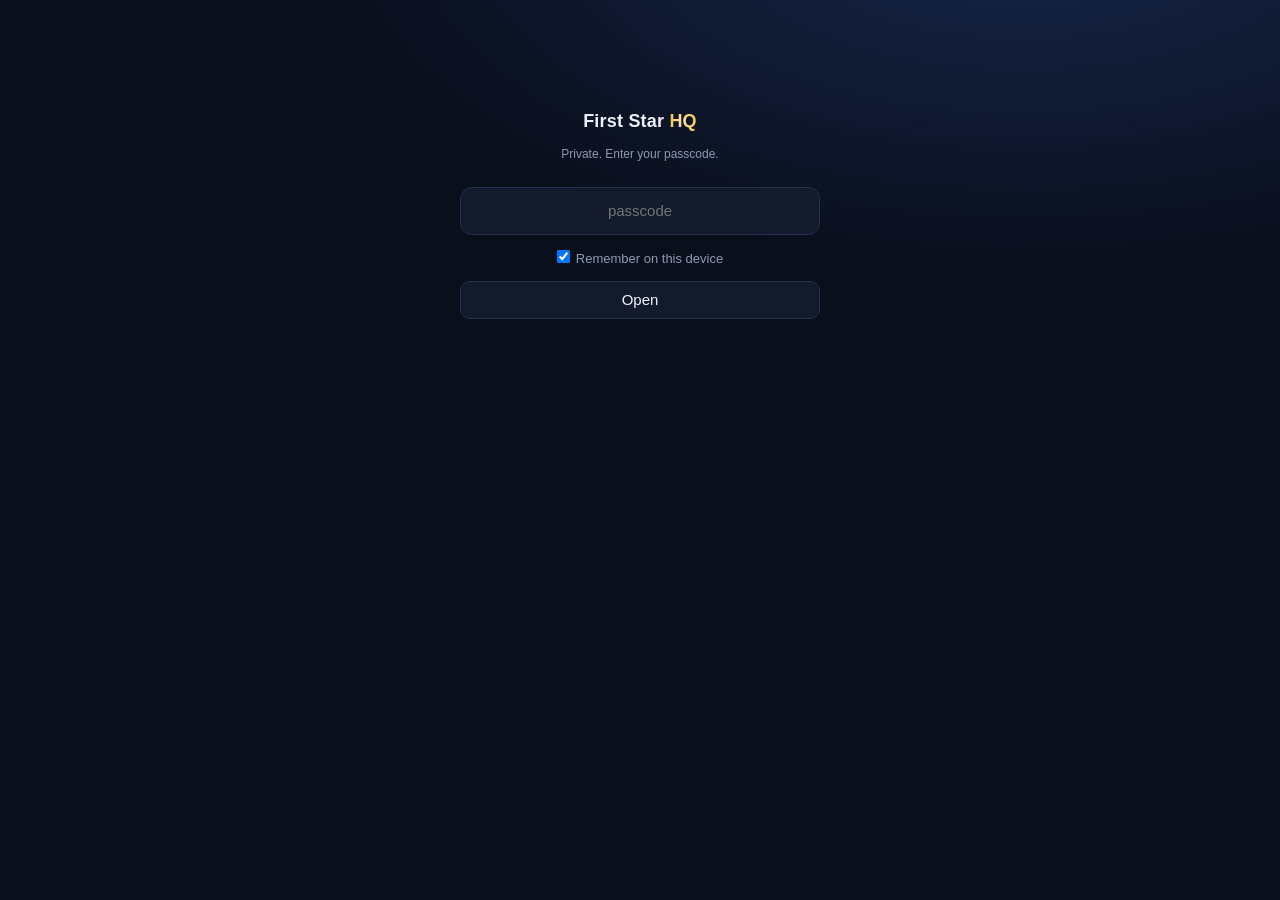
<file: hq-6f8595490b/index.html>
<!doctype html>
<html lang="en"><head>
<meta charset="utf-8"><meta name="viewport" content="width=device-width,initial-scale=1,viewport-fit=cover">
<meta name="robots" content="noindex,nofollow,noarchive"><meta name="theme-color" content="#0a0f1c">
<title>First Star HQ</title>
<!-- One HQ (Nov 10, Mustafa: "i dont want pipeline and overview in different artifact it shoul be in the same thing as hq").
     Data: ~/Ai/engine/hq_live.py pushes two AES-GCM encrypted files to the hq-data branch: hq.enc.json (live, every 2 min)
     and board.enc.json (pipeline, websites, approvals; re-pushed only when it changes). Decrypted here with Mustafa's passcode.
     Approve / Needs work buttons open a prefilled GitHub issue by his own account; ~/Ai/engine/hq_approvals.py records it. -->
<style>
:root{--bg:#0a0f1c;--bg2:#0d1426;--card:#121a2c;--card2:#162038;--line:#22304a;--tx:#eef2f8;--mut:#8d9ab3;--ok:#3ddc84;--warn:#ffb020;--bad:#ff5a5f;--gold:#f2c14e;--gold2:#ffe3a1;--r:16px}
*{box-sizing:border-box}html,body{margin:0;background:radial-gradient(1200px 600px at 80% -10%,#16264a 0,transparent 60%),var(--bg);background-attachment:fixed;color:var(--tx);font:15px/1.45 -apple-system,BlinkMacSystemFont,"Segoe UI",Inter,Roboto,sans-serif}
body{padding:0 16px 48px}
button,input{font:inherit}
.top{position:sticky;top:0;z-index:20;margin:0 -16px;padding:12px 16px 0;background:rgba(10,15,28,.82);backdrop-filter:blur(14px) saturate(1.3);-webkit-backdrop-filter:blur(14px) saturate(1.3);border-bottom:1px solid var(--line)}
header{display:flex;align-items:center;justify-content:space-between;gap:10px}
h1{font-size:18px;margin:0;letter-spacing:.2px}h1 b{background:linear-gradient(90deg,var(--gold),var(--gold2),var(--gold));-webkit-background-clip:text;background-clip:text;color:transparent}
.upd{font-size:12px;color:var(--mut)}.upd.stale{color:var(--bad);font-weight:600}
.btn{background:var(--card);color:var(--tx);border:1px solid var(--line);border-radius:10px;padding:7px 11px;cursor:pointer;text-decoration:none;display:inline-flex;align-items:center;gap:6px;transition:border-color .2s,background .2s}
.btn:hover{border-color:var(--gold)}
.tabs{display:flex;gap:4px;margin-top:10px;overflow-x:auto;scrollbar-width:none}.tabs::-webkit-scrollbar{display:none}
.tab{position:relative;background:none;border:0;color:var(--mut);padding:10px 12px 12px;cursor:pointer;font-weight:600;font-size:14px;white-space:nowrap}
.tab[aria-selected=true]{color:var(--tx)}.tab[aria-selected=true]:after{content:"";position:absolute;left:10px;right:10px;bottom:0;height:3px;border-radius:3px;background:linear-gradient(90deg,var(--gold),var(--gold2))}
.tab .n{display:inline-block;min-width:18px;margin-left:6px;padding:1px 6px;border-radius:9px;background:var(--card2);color:var(--mut);font-size:11px}
.tab .n.hot{background:var(--gold);color:#1a1405}
@media(max-width:430px){.tab{padding:10px 7px 12px;font-size:13px}.tab .n{margin-left:3px;padding:1px 5px}}
.view{display:grid;gap:12px;padding-top:14px;animation:in .35s ease}.view[hidden]{display:none}
@keyframes in{from{opacity:0;transform:translateY(6px)}}
.card{background:linear-gradient(180deg,var(--card2),var(--card));border:1px solid var(--line);border-radius:var(--r);padding:14px;min-width:0}
.card h2{font-size:12px;letter-spacing:1.2px;text-transform:uppercase;color:var(--mut);margin:0 0 10px;font-weight:600;display:flex;justify-content:space-between;gap:8px;align-items:center}
.hero{display:flex;gap:16px;align-items:center}
.ring{--p:0;--c:var(--bad);width:112px;height:112px;flex:none;border-radius:50%;display:grid;place-items:center;background:conic-gradient(var(--c) calc(var(--p)*1%),#24304a 0)}
.ring>div{width:88px;height:88px;border-radius:50%;background:var(--card);display:grid;place-items:center;text-align:center}
.ring b{font-size:32px;line-height:1}.ring small{display:block;font-size:11px;color:var(--mut)}
.parts{flex:1;min-width:0;display:grid;gap:6px;font-size:13px}
.part{display:flex;gap:8px;align-items:flex-start}.part i,.job i{flex:none;width:9px;height:9px;border-radius:50%;margin-top:5px}
.part span,.job span{min-width:0}.part em,.job em{display:block;font-style:normal;color:var(--mut);font-size:12px;overflow-wrap:anywhere}
.tiles{display:grid;grid-template-columns:repeat(2,1fr);gap:10px}
.tile{background:linear-gradient(180deg,var(--card2),var(--card));border:1px solid var(--line);border-radius:var(--r);padding:12px}
.tile b{font-size:28px;display:block;line-height:1.1}.tile span{font-size:12px;color:var(--mut)}
.list{display:grid;gap:8px;font-size:13px;padding:0;margin:0}.list li{list-style:none}
.need{border-left:3px solid var(--warn);padding:4px 0 4px 10px;overflow-wrap:anywhere}
.need code{background:var(--bg);border:1px solid var(--line);border-radius:6px;padding:1px 5px;font-size:12px}
.grid2{display:grid;grid-template-columns:repeat(2,1fr);gap:10px}
.tv,.site,.lead,.tpl{background:#070b14;border:1px solid var(--line);border-radius:14px;overflow:hidden;min-width:0;transition:transform .25s,border-color .25s}
.lead:hover,.site:hover,.tpl:hover{transform:translateY(-2px);border-color:#34466a}
.scr{position:relative;aspect-ratio:16/10;background:#0e1424 center top/cover no-repeat;display:grid;place-items:center;color:var(--mut);font-size:11px}
.tv .scr{aspect-ratio:4/5}
.cap{padding:8px 10px;font-size:12px;overflow-wrap:anywhere}.cap b{display:block;font-size:13px}.cap span,.cap small{color:var(--mut)}
.tv .cap b{color:var(--gold);font-size:10px;letter-spacing:1px;text-transform:uppercase}
.play{position:absolute;inset:auto 8px 8px auto;width:36px;height:36px;border-radius:50%;border:0;background:rgba(10,15,28,.78);color:var(--gold2);cursor:pointer;display:grid;place-items:center;font-size:14px;backdrop-filter:blur(6px)}
.pill{display:inline-block;padding:2px 8px;border-radius:999px;font-size:11px;font-weight:600;background:var(--card2);color:var(--mut);white-space:nowrap}
.p-building{color:#9fb3d9}.p-draft{background:#2a2410;color:var(--gold)}.p-pitched{background:#132a44;color:#7cc4ff}.p-replied{background:#2d1c40;color:#d3a6ff}
.p-proposal{background:#3a2a10;color:#ffc56b}.p-won{background:#0f3324;color:var(--ok)}.p-lost{background:#331417;color:#ff8f93}
.p-approved{background:#0f3324;color:var(--ok)}.p-needs{background:#3a2a10;color:#ffc56b}.p-waiting{background:#132a44;color:#7cc4ff}
.chips{display:flex;gap:6px;flex-wrap:wrap}.chip{border:1px solid var(--line);background:var(--card);color:var(--mut);border-radius:999px;padding:6px 11px;font-size:12.5px;cursor:pointer;font-weight:600}
.chip[aria-pressed=true]{background:var(--gold);color:#1a1405;border-color:var(--gold)}
.stagebar{display:flex;height:10px;border-radius:6px;overflow:hidden;background:var(--card2);margin:10px 0 6px}.stagebar i{display:block;height:100%}
.legend{display:flex;flex-wrap:wrap;gap:4px 12px;font-size:12px;color:var(--mut)}.legend i{display:inline-block;width:8px;height:8px;border-radius:50%;margin-right:5px;vertical-align:0}
.dept{display:grid;gap:6px}.job{display:flex;gap:8px;font-size:13px;align-items:flex-start}
.dh{font-size:12px;color:var(--gold);margin:8px 0 2px;text-transform:capitalize}
table{width:100%;border-collapse:collapse;font-size:13px}td,th{text-align:left;padding:7px 6px;border-top:1px solid var(--line);vertical-align:top}
th{color:var(--mut);font-weight:600;font-size:11px;text-transform:uppercase;letter-spacing:.8px;border-top:0}
td.st{color:var(--mut);font-size:12px}.tw{overflow-x:auto;max-height:520px;overflow-y:auto}
input.s{width:100%;background:var(--bg);border:1px solid var(--line);color:var(--tx);border-radius:10px;padding:9px 11px}
.row{display:flex;gap:8px;align-items:center;flex-wrap:wrap}
.ok{background:var(--ok)}.bad{background:var(--bad)}.warn{background:var(--warn)}
.banner{border:1px solid #3d5a37;background:linear-gradient(135deg,#0f2a1e,#0f1d2c);border-radius:var(--r);padding:14px;font-size:14px}
.banner q{color:var(--gold2);font-style:italic}
.acts{display:flex;gap:6px;padding:0 10px 10px}.acts a{flex:1;justify-content:center;font-size:12.5px;padding:8px}
.acts a.yes{background:#123524;border-color:#1f6a43;color:#bff5d6}.acts a.no{background:#2e2410;border-color:#6a531f;color:#ffe2a8}
.empty{color:var(--mut);font-size:13px;padding:6px 0}
#lock{max-width:360px;margin:12vh auto;text-align:center}#lock #pw{width:100%;margin:12px 0;padding:12px;border-radius:12px;border:1px solid var(--line);background:var(--card);color:var(--tx);text-align:center}
#lock label{font-size:13px;color:var(--mut)}#err{color:var(--bad);font-size:13px;min-height:18px}
a{color:var(--gold)}
@media(min-width:760px){.tiles{grid-template-columns:repeat(4,1fr)}.grid4{grid-template-columns:repeat(4,1fr)}.grid3{grid-template-columns:repeat(3,1fr)}
 .two{display:grid;grid-template-columns:1fr 1fr;gap:12px;align-items:start}}
body.land{overflow-x:hidden}
body.land #app{width:100vh;width:100dvh;transform:rotate(90deg) translateY(-100%);transform-origin:top left;position:absolute;top:0;left:0;padding:0 16px}
body.land #app .tiles,body.land #app .grid4{grid-template-columns:repeat(4,1fr)}
body.land #app .two{display:grid;grid-template-columns:1fr 1fr;gap:12px;align-items:start}
@media(orientation:landscape){body.land #app{transform:none;width:auto;position:static;padding:0}}
@media(prefers-reduced-motion:reduce){*{animation:none!important;transition:none!important}}
</style></head><body>
<div id="lock"><h1>First Star <b>HQ</b></h1><p class="upd">Private. Enter your passcode.</p>
 <input id="pw" type="password" autocomplete="current-password" autocapitalize="off" autocorrect="off" spellcheck="false" placeholder="passcode" aria-label="Passcode">
 <label><input type="checkbox" id="rem" checked style="margin:0 6px 0 0">Remember on this device</label>
 <div><button class="btn" id="go" style="margin-top:12px;width:100%;justify-content:center">Open</button></div><p id="err" role="alert"></p></div>
<div id="app" hidden>
 <div class="top">
  <header><div><h1>First Star <b>HQ</b></h1><div class="upd" id="upd">loading…</div></div>
   <div style="display:flex;gap:6px"><button class="btn" id="land" aria-pressed="false" title="Turn the page sideways">⟲</button><button class="btn" id="out">Lock</button></div></header>
  <nav class="tabs" role="tablist">
   <button class="tab" role="tab" data-v="overview">Overview</button>
   <button class="tab" role="tab" data-v="pipeline">Pipeline<span class="n" id="n-pipe"></span></button>
   <button class="tab" role="tab" data-v="websites">Websites<span class="n" id="n-sites"></span></button>
   <button class="tab" role="tab" data-v="approvals">Approvals<span class="n" id="n-appr"></span></button>
  </nav>
 </div>

 <main>
 <section class="view" id="v-overview">
  <div class="card hero"><div class="ring" id="ring"><div><span><b id="sc">–</b><small>/100 org</small></span></div></div><div class="parts" id="parts"></div></div>
  <div class="tiles" id="tiles"></div>
  <div class="card" id="needc"><h2>Needs you</h2><ul class="list" id="needs"></ul></div>
  <div class="card"><h2>Pipeline at a glance <a href="#pipeline" class="upd">open →</a></h2><div class="stagebar" id="sbar"></div><div class="legend" id="sleg"></div></div>
  <div class="card"><h2>TVs</h2><div class="grid2 grid4" id="tvs"></div></div>
  <div class="card"><h2>Newest websites <a href="#websites" class="upd">all →</a></h2><div class="grid2 grid4" id="sites4"></div></div>
  <div class="two grid" style="gap:12px">
   <div class="card"><h2>Departments · live</h2><div class="dept" id="jobs"></div></div>
   <div class="card"><h2>Confirmed &amp; meetings</h2><ul class="list" id="conf"></ul><h2 style="margin-top:14px">Next reels</h2><ul class="list" id="reels"></ul></div>
  </div>
 </section>

 <section class="view" id="v-pipeline" hidden>
  <div class="card"><div class="stagebar" id="sbar2"></div><div class="chips" id="stagechips" style="margin-top:10px"></div>
   <div class="row" style="margin-top:10px"><input class="s" id="q" placeholder="Search leads, country, status" aria-label="Search leads" style="flex:1;min-width:180px">
    <button class="btn" id="vtoggle" aria-pressed="false">List view</button></div></div>
  <div class="grid2 grid4" id="leadcards"></div>
  <div class="card" id="leadlist" hidden><div class="tw"><table><thead><tr><th>#</th><th>Lead</th><th>Stage</th><th>Status</th><th>Deadline</th></tr></thead><tbody id="leads"></tbody></table></div></div>
  <p class="empty" id="pipe-empty" hidden>Loading the pipeline…</p>
 </section>

 <section class="view" id="v-websites" hidden>
  <div class="card"><h2>Websites built · newest first</h2><div class="grid2 grid4" id="sites"></div></div>
 </section>

 <section class="view" id="v-approvals" hidden>
  <div id="standing"></div>
  <div class="card"><h2>Email-GIF templates</h2><div class="grid2 grid3" id="tpls"></div></div>
  <div class="card"><h2>Decision log</h2><ul class="list" id="alog"></ul></div>
  <p class="upd">Approve / Needs work opens a ready GitHub note from your own account: tap <b>Submit</b> and HQ records it within 5 minutes. Nothing else is needed.</p>
 </section>
 </main>
</div>
<script>
const BR='https://raw.githubusercontent.com/mustafapatanwala999-wq/first-star-web-studio/hq-data/',API='https://api.github.com/repos/mustafapatanwala999-wq/first-star-web-studio/contents/';
const $=id=>document.getElementById(id),esc=s=>String(s??'').replace(/[&<>"]/g,c=>({'&':'&amp;','<':'&lt;','>':'&gt;','"':'&quot;'}[c]));
const b64=s=>Uint8Array.from(atob(s),c=>c.charCodeAt(0));
let PASS=null,DATA=null,BOARD=null,BOARDH=null,timer=null,clock=null,keyCache={},STAGE='All',LISTV=false;
const COLORS={'Building':'#5c6f94','Draft ready':'#f2c14e','Pitched':'#4aa3ff','Replied':'#b07cff','Proposal':'#ff9f3f','Won':'#3ddc84','Lost':'#ff5a5f'};
const PCL={'Building':'p-building','Draft ready':'p-draft','Pitched':'p-pitched','Replied':'p-replied','Proposal':'p-proposal','Won':'p-won','Lost':'p-lost'};
function store(k,v){try{v==null?localStorage.removeItem(k):localStorage.setItem(k,v)}catch(e){}}
function load(k){try{return localStorage.getItem(k)}catch(e){return null}}
async function fetchEnc(file){for(const u of [API+file+'?ref=hq-data&t='+Date.now(),BR+file+'?t='+Date.now()]){try{const api=u.startsWith(API);
  const r=await fetch(u,{headers:api?{Accept:'application/vnd.github.raw'}:{},cache:'no-store'});if(r.ok)return await r.json()}catch(e){}}
 throw new Error('offline')}
async function decrypt(enc,pass){const ck=enc.salt+'|'+pass;let key=keyCache[ck];
 if(!key){const base=await crypto.subtle.importKey('raw',new TextEncoder().encode(pass),'PBKDF2',false,['deriveKey']);
  key=await crypto.subtle.deriveKey({name:'PBKDF2',salt:b64(enc.salt),iterations:enc.it,hash:'SHA-256'},base,{name:'AES-GCM',length:256},false,['decrypt']);
  const ks=Object.keys(keyCache);if(ks.length>3)delete keyCache[ks[0]];keyCache[ck]=key}
 const pt=await crypto.subtle.decrypt({name:'AES-GCM',iv:b64(enc.iv)},key,b64(enc.ct));return JSON.parse(new TextDecoder().decode(pt))}
function ago(iso){if(!iso)return '';const m=Math.round((Date.now()-Date.parse(iso))/6e4);return m<1?'just now':m<60?m+' min ago':m<2880?Math.round(m/60)+' h ago':Math.round(m/1440)+' days ago'}
const dot=ok=>ok===true?'ok':ok===false?'bad':'warn';
const ROLE={last_site:'Last site',last_reel:'Last reel',next_reel:'Next reel',next_site:'Next site'};
function safe(name,fn){try{fn()}catch(e){console.error(name,e)}}   // one broken part never blanks the page
function bg(img){return img?`background-image:url('${img}')`:''}

/* ---------- overview (live file) ---------- */
function render(d){DATA=d;
 safe('score',()=>{const s=d.score,col=s>=100?'var(--ok)':s>=75?'var(--gold)':'var(--bad)';
  $('ring').style.setProperty('--p',s);$('ring').style.setProperty('--c',col);$('sc').textContent=s;$('sc').style.color=col;
  $('parts').innerHTML=(d.parts||[]).map(p=>`<div class="part"><i class="${p.v>=1?'ok':p.v>0?'warn':'bad'}"></i><span>${esc(p.n)}<em>${esc(p.d)}</em></span></div>`).join('')});
 safe('tiles',()=>{const T=d.tiles||{},R=d.reels||{};$('tiles').innerHTML=[[T.companies,'Companies emailed today',`${T.people??0} people · ${T.expected??0} expected by now`],[T.replies,'Replies today',''],[T.confirmed,'Confirmed / meetings',''],[T.posted_today,'Posts today',`${R.ready??0} reels ready`]]
  .map(([v,l,x])=>`<div class="tile"><b>${esc(v??0)}</b><span>${esc(l)}${x?'<br>'+esc(x):''}</span></div>`).join('')});
 safe('needs',()=>{const nd=[...Object.values(d.tickets||{}).map(v=>'Problem: '+v.text),...(d.needs||[])];
  $('needc').hidden=!nd.length;$('needs').innerHTML=nd.map(x=>`<li class="need">${esc(x).replace(/`([^`]+)`/g,'<code>$1</code>')}</li>`).join('')});
 safe('tvs',()=>{$('tvs').innerHTML=(d.tvs||[]).map(t=>`<div class="tv"><div class="scr" style="${bg(t.img)}">${t.img?'':'standby'}</div><div class="cap"><b>${esc(ROLE[t.role]||t.role)}</b>${esc(t.title||'–')}${t.slot?' · '+esc(t.slot):''}${t.url?` · <a href="${esc(t.url)}" target="_blank" rel="noopener">open</a>`:''}</div></div>`).join('')||'<p class="empty">no TV feed yet</p>'});
 safe('jobs',()=>{const by={};(d.jobs||[]).forEach(j=>(by[j.dept||'other']=by[j.dept||'other']||[]).push(j));
  let h=Object.entries(by).map(([k,js])=>`<div class="dh">${esc(k)}</div>`+js.map(j=>`<div class="job"><i class="${dot(j.ok)}"></i><span>${esc(j.name)}${j.desc&&j.dept!=='always on'?' · '+esc(j.desc):''}<em>${esc(j.summary||'')}${j.last_ok?' · ok '+ago(j.last_ok):''} · ${esc(Array.isArray(j.schedule)?j.schedule.join(', '):j.schedule)}</em></span></div>`).join('')).join('');
  if((d.workers||[]).length)h+=`<div class="dh">background workers</div>`+d.workers.map(w=>`<div class="job"><i class="${dot(w.ok)}"></i><span>${esc(w.name)}${w.running?' · working now ('+esc(w.stage)+')':''}<em>${esc(w.text||'')}${w.last?' · '+ago(w.last):''}</em></span></div>`).join('');
  $('jobs').innerHTML=h});
 safe('conf',()=>{$('conf').innerHTML=(d.confirmed||[]).map(c=>`<li><b>${esc(c.company)}</b><br><span class="upd">${esc(c.status)}${c.next?' · next: '+esc(c.next):''}</span></li>`).join('')||'<li class="upd">none yet</li>';
  $('reels').innerHTML=((d.reels||{}).next||[]).map(r=>`<li>${esc(r.date)} ${esc(r.slot||'')} · ${esc(r.lead)} <span class="upd">${esc(r.type||'')}</span></li>`).join('')||'<li class="upd">queue empty</li>'});
 tick();
 if(d.board&&d.board!==BOARDH)loadBoard(d.board);else if(!d.board&&!BOARD)renderBoard({pipeline:(d.leads||[]).map(l=>({...l,stage:''})),sites:d.sites||[]});
}

/* ---------- board file: pipeline, websites, approvals ---------- */
async function loadBoard(h){try{const b=await decrypt(await fetchEnc('board.enc.json'),PASS);BOARDH=h;renderBoard(b)}catch(e){console.error('board',e);$('pipe-empty').hidden=false;$('pipe-empty').textContent='Pipeline pictures could not load, retrying in 2 min.'}}
function renderBoard(b){BOARD=b;const P=b.pipeline||[];
 $('n-pipe').textContent=P.length||'';$('n-sites').textContent=(b.sites||[]).length||'';
 const A=(b.approvals||{}).items||[],wait=A.filter(i=>i.status==='waiting').length;$('n-appr').textContent=wait||'';$('n-appr').classList.toggle('hot',wait>0);
 safe('stagebar',()=>{const stages=b.stages||Object.keys(COLORS),cnt={};P.forEach(l=>cnt[l.stage]=(cnt[l.stage]||0)+1);
  const bar=stages.filter(s=>cnt[s]).map(s=>`<i style="width:${cnt[s]/P.length*100}%;background:${COLORS[s]||'#5c6f94'}" title="${esc(s)} ${cnt[s]}"></i>`).join('');
  $('sbar').innerHTML=bar;$('sbar2').innerHTML=bar;
  $('sleg').innerHTML=stages.filter(s=>cnt[s]).map(s=>`<span><i style="background:${COLORS[s]}"></i>${esc(s)} ${cnt[s]}</span>`).join('');
  $('stagechips').innerHTML=['All',...stages.filter(s=>cnt[s])].map(s=>`<button class="chip" data-s="${esc(s)}" aria-pressed="${s===STAGE}">${esc(s)} ${s==='All'?P.length:cnt[s]}</button>`).join('');
  $('stagechips').querySelectorAll('.chip').forEach(c=>c.onclick=()=>{STAGE=c.dataset.s;renderBoard(BOARD)})});
 drawLeads();
 safe('sites',()=>{const S=b.sites||[];const card=w=>`<div class="site"><div class="scr" style="${bg(w.img)}"></div><div class="cap"><b>${w.n?'#'+esc(w.n)+' ':''}${esc(w.title)}</b><span>${esc(w.status||'')} · ${ago(w.built)}</span></div></div>`;
  $('sites').innerHTML=S.map(card).join('')||'<p class="empty">no websites yet</p>';$('sites4').innerHTML=S.slice(0,4).map(card).join('')||'<p class="empty">no websites yet</p>'});
 safe('approvals',()=>renderApprovals(b.approvals||{}));
}
function drawLeads(){if(!BOARD)return;safe('leads',()=>{const q=$('q').value.toLowerCase().trim();
 const L=(BOARD.pipeline||[]).filter(l=>(STAGE==='All'||l.stage===STAGE)&&(!q||[l.n,l.name,l.country,l.status,l.stage,l.next].join(' ').toLowerCase().includes(q)));
 $('pipe-empty').hidden=!!L.length;if(!L.length)$('pipe-empty').textContent='No leads match.';
 $('leadcards').hidden=LISTV;$('leadlist').hidden=!LISTV;
 $('leadcards').innerHTML=L.map(l=>`<article class="lead"><div class="scr" style="${bg(l.img)}">${l.img?'':'no GIF yet'}${l.play?`<button class="play" data-g="${esc(l.play)}" aria-label="Play the GIF">▶</button>`:''}</div>
  <div class="cap"><div class="row" style="justify-content:space-between"><b>#${esc(l.n)} ${esc(l.name)}</b><span class="pill ${PCL[l.stage]||''}">${esc(l.stage||'–')}</span></div>
  <small>${esc(l.country||'')}${l.deadline?' · due '+esc(l.deadline):''}${l.won?' · won '+esc(l.won)+' '+esc(l.cur||''):''}</small>${l.status?`<div class="upd" style="margin-top:4px">${esc(l.status)}</div>`:''}</div></article>`).join('');
 $('leadcards').querySelectorAll('.play').forEach(b=>b.onclick=e=>{e.stopPropagation();const s=b.parentElement;s.style.backgroundImage=`url('${b.dataset.g}')`;b.remove()});
 $('leads').innerHTML=L.map(l=>`<tr><td>${esc(l.n)}</td><td>${esc(l.name)}<br><span class="upd">${esc(l.country||'')}</span></td><td><span class="pill ${PCL[l.stage]||''}">${esc(l.stage||'')}</span></td><td class="st">${esc(l.status)}</td><td>${esc(l.deadline||'')}</td></tr>`).join('')})}
function issue(kind,id,title){const t=encodeURIComponent(`FSWS ${kind} template ${id}`),body=encodeURIComponent(kind==='APPROVE'?`Note: approved (${title})`:`Note: what to change on ${title}: `);
 return `https://github.com/${(BOARD.approvals||{}).repo||'mustafapatanwala999-wq/first-star-web-studio'}/issues/new?title=${t}&body=${body}`}
function renderApprovals(a){
 $('standing').innerHTML=(a.standing||[]).map(s=>`<div class="banner">✅ <b>Approved by you</b> · ${esc(s.scope)}<br><q>${esc(s.quote)}</q> <span class="upd">· ${esc((s.at||'').slice(0,16).replace('T',' '))}</span>${s.note?`<div class="upd" style="margin-top:6px">${esc(s.note)}</div>`:''}</div>`).join('');
 const st=s=>s.startsWith('approved')?'p-approved':s==='needs-work'?'p-needs':'p-waiting';
 $('tpls').innerHTML=(a.items||[]).map(i=>`<article class="tpl"><div class="scr" style="${bg(i.img)}">${i.img?'':'GIF coming'}</div>
  <div class="cap"><div class="row" style="justify-content:space-between"><b>${esc(i.title)}</b><span class="pill ${st(i.status)}">${esc(i.status)}</span></div><small>${esc(i.industry||'')}</small>${i.notes?`<div class="upd">${esc(i.notes)}</div>`:''}</div>
  <div class="acts"><a class="btn yes" target="_blank" rel="noopener" href="${issue('APPROVE',i.id,i.title)}">Approve</a><a class="btn no" target="_blank" rel="noopener" href="${issue('NEEDS-WORK',i.id,i.title)}">Needs work</a></div></article>`).join('')
  ||'<p class="empty">The 10 new templates appear here as they are built (hotel and restaurant first). Your approval above already covers them; each one still has to pass the 8 gate checks before it is used.</p>';
 $('alog').innerHTML=(a.log||[]).map(l=>`<li>${esc((l.at||'').slice(0,16).replace('T',' '))} · <b>${esc(l.action)}</b> <span class="upd">${esc(l.by||'')}${l.quote?' · “'+esc(l.quote)+'”':''}</span></li>`).join('')||'<li class="upd">no decisions yet</li>'}

/* ---------- tabs ---------- */
function show(v){if(!['overview','pipeline','websites','approvals'].includes(v))v='overview';
 document.querySelectorAll('.tab').forEach(t=>t.setAttribute('aria-selected',t.dataset.v===v));
 document.querySelectorAll('.view').forEach(s=>s.hidden=s.id!=='v-'+v);store('fshq-tab',v);if(location.hash.slice(1)!==v)history.replaceState(null,'','#'+v);scrollTo(0,0)}
document.querySelectorAll('.tab').forEach(t=>t.onclick=()=>show(t.dataset.v));
addEventListener('hashchange',()=>show(location.hash.slice(1)));
$('vtoggle').onclick=()=>{LISTV=!LISTV;$('vtoggle').textContent=LISTV?'Card view':'List view';$('vtoggle').setAttribute('aria-pressed',LISTV);drawLeads()};

/* ---------- lock, refresh ---------- */
function tick(){if(!DATA)return;const m=(Date.now()-Date.parse(DATA.at))/6e4;$('upd').textContent='updated '+ago(DATA.at)+(m>10?' · NOT UPDATING (Mac off or offline?)':'');$('upd').classList.toggle('stale',m>10)}
async function refresh(){let d;try{d=await decrypt(await fetchEnc('hq.enc.json'),PASS)}catch(e){if(e.name==='OperationError'){lock('Passcode changed, enter the new one');return}$('upd').textContent='cannot reach data, retrying';return}render(d)}
function lock(msg){clearInterval(timer);clearInterval(clock);PASS=null;BOARD=null;BOARDH=null;store('fshq',null);$('app').hidden=true;$('lock').hidden=false;$('err').textContent=msg||''}
async function unlock(pass){if(!pass)return;$('err').textContent='checking…';let d;
 try{d=await decrypt(await fetchEnc('hq.enc.json'),pass)}catch(e){$('err').textContent=e.name==='OperationError'?'Wrong passcode':'Cannot reach the data right now. Check the internet and try again.';return}
 PASS=pass;if($('rem').checked)store('fshq',pass);$('lock').hidden=true;$('app').hidden=false;$('err').textContent='';
 show(location.hash.slice(1)||load('fshq-tab')||'overview');render(d);
 clearInterval(timer);clearInterval(clock);timer=setInterval(refresh,120000);clock=setInterval(tick,30000)}
const pv=()=>$('pw').value.trim().replace(/%+$/,'').toLowerCase();$('go').onclick=()=>unlock(pv());$('pw').onkeydown=e=>{if(e.key==='Enter')unlock(pv())};
$('out').onclick=()=>lock();$('q').oninput=drawLeads;
$('land').onclick=()=>{const on=document.body.classList.toggle('land');$('land').setAttribute('aria-pressed',on);store('fshq-land',on?'1':null)};
if(load('fshq-land')){document.body.classList.add('land');$('land').setAttribute('aria-pressed','true')}
document.addEventListener('visibilitychange',()=>{if(!document.hidden&&PASS)refresh()});
const saved=load('fshq');if(saved)unlock(saved);
</script></body></html>
</file>
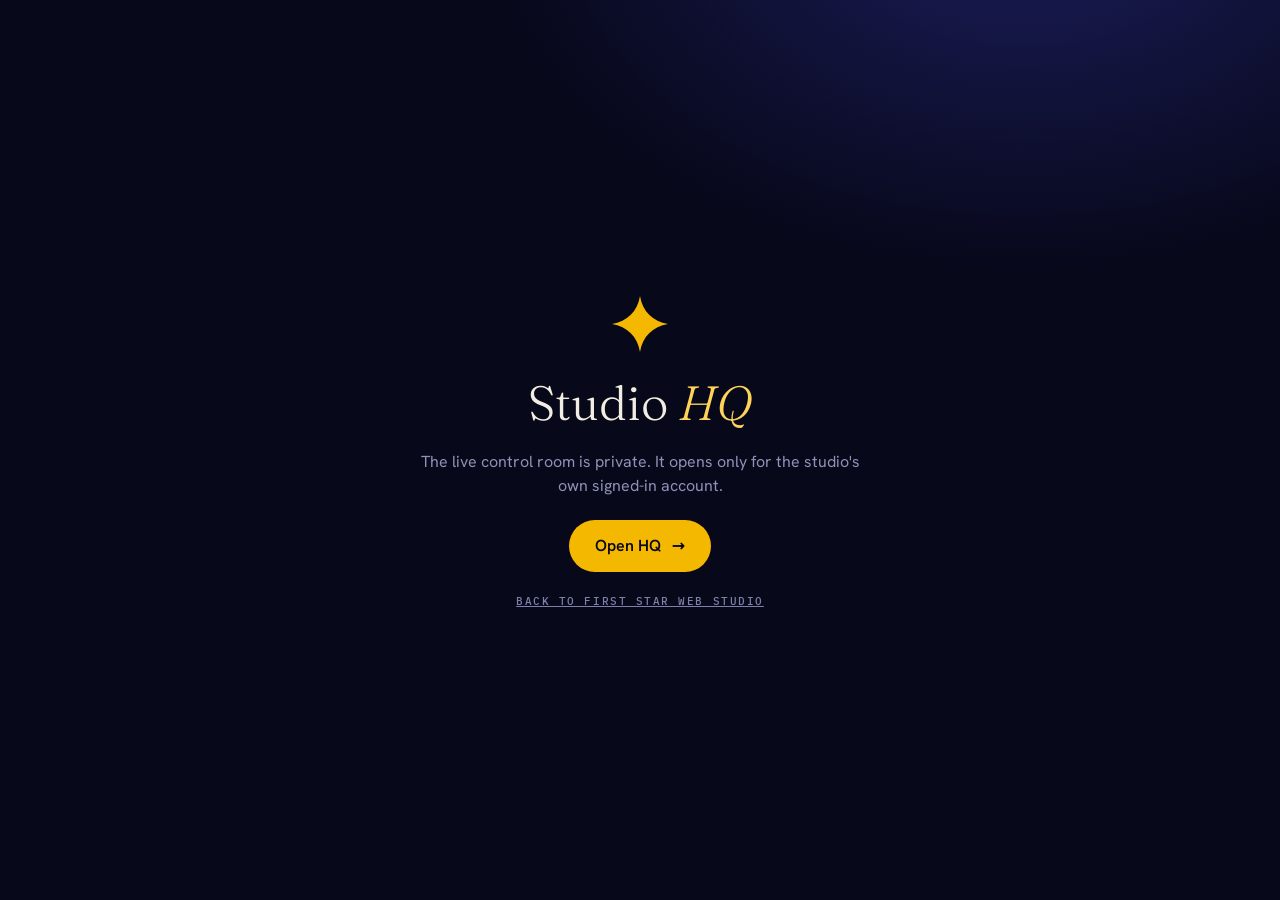
<file: hq/index.html>
<!doctype html>
<html lang="en">
<head>
<meta charset="utf-8">
<meta name="viewport" content="width=device-width,initial-scale=1,viewport-fit=cover">
<title>HQ · First Star Web Studio</title>
<meta name="robots" content="noindex,nofollow">
<link rel="icon" href="../img/favicon.svg?v=2" type="image/svg+xml"><link rel="icon" href="../img/favicon.png?v=2" type="image/png" sizes="64x64">
<style>
@font-face{font-family:'HG';font-weight:400;font-display:swap;src:url(../fonts/hanken-grotesk-latin-400-normal.woff2) format('woff2')}
@font-face{font-family:'HG';font-weight:600;font-display:swap;src:url(../fonts/hanken-grotesk-latin-600-normal.woff2) format('woff2')}
@font-face{font-family:'FR';font-weight:300;font-style:italic;font-display:swap;src:url(../fonts/fraunces-latin-300-italic.woff2) format('woff2')}
@font-face{font-family:'FR';font-weight:400;font-style:normal;font-display:swap;src:url(../fonts/fraunces-latin-300-normal.woff2) format('woff2')}
@font-face{font-family:'PM';font-weight:500;font-display:swap;src:url(../fonts/ibm-plex-mono-latin-500-normal.woff2) format('woff2')}
:root{--ink:#07081a;--cream:#f2ede3;--mute:#8f92b8;--dim:#7d80aa;--gold:#f5b800;--gold2:#ffd35a;--ease:cubic-bezier(.16,1,.3,1);color-scheme:dark}
*{box-sizing:border-box;margin:0;padding:0}
html,body{height:100%}
body{background:radial-gradient(900px 600px at 80% -10%,#1b1d5a 0,transparent 60%),var(--ink);color:var(--cream);font:400 16px/1.5 'HG',system-ui,sans-serif;display:grid;place-items:center;padding:24px max(20px,env(safe-area-inset-left)) 24px max(20px,env(safe-area-inset-right));-webkit-font-smoothing:antialiased}
main{max-width:460px;text-align:center;display:grid;gap:22px;justify-items:center;animation:in .9s var(--ease)}
@keyframes in{from{opacity:0;transform:translateY(16px)}to{opacity:1;transform:none}}
.star{width:64px;height:64px;animation:spin 14s linear infinite}
@keyframes spin{to{transform:rotate(360deg)}}
h1{font:400 clamp(34px,7vw,48px)/1.05 'FR',Georgia,serif}
h1 em{font-style:italic;font-weight:300;color:var(--gold2)}
p{color:var(--mute)}
a.go{display:inline-flex;gap:10px;align-items:center;background:var(--gold);color:var(--ink);text-decoration:none;font-weight:600;padding:14px 26px;border-radius:999px;transition:background .2s,transform .3s var(--ease)}
a.go:hover{background:var(--gold2);transform:translateY(-2px)}
a.go:focus-visible{outline:2px solid var(--gold2);outline-offset:3px}
small{font:500 11px 'PM',monospace;letter-spacing:.14em;text-transform:uppercase;color:var(--dim)}
small a{color:inherit}
@media (prefers-reduced-motion:reduce){*{animation:none!important}}
</style>
</head>
<body>
<main>
  <svg class="star" viewBox="0 0 32 32" aria-hidden="true"><path d="M16 2c1.2 7.6 6.4 12.8 14 14-7.6 1.2-12.8 6.4-14 14-1.2-7.6-6.4-12.8-14-14 7.6-1.2 12.8-6.4 14-14z" fill="#f5b800"/></svg>
  <h1>Studio <em>HQ</em></h1>
  <p>The live control room is private. It opens only for the studio's own signed-in account.</p>
  <a class="go" href="../hq-6f8595490b/hq.html?v=20261118-tvs">Open HQ <span aria-hidden="true">→</span></a>
  <small><a href="../">Back to First Star Web Studio</a></small>
</main>
</body>
</html>
</file>
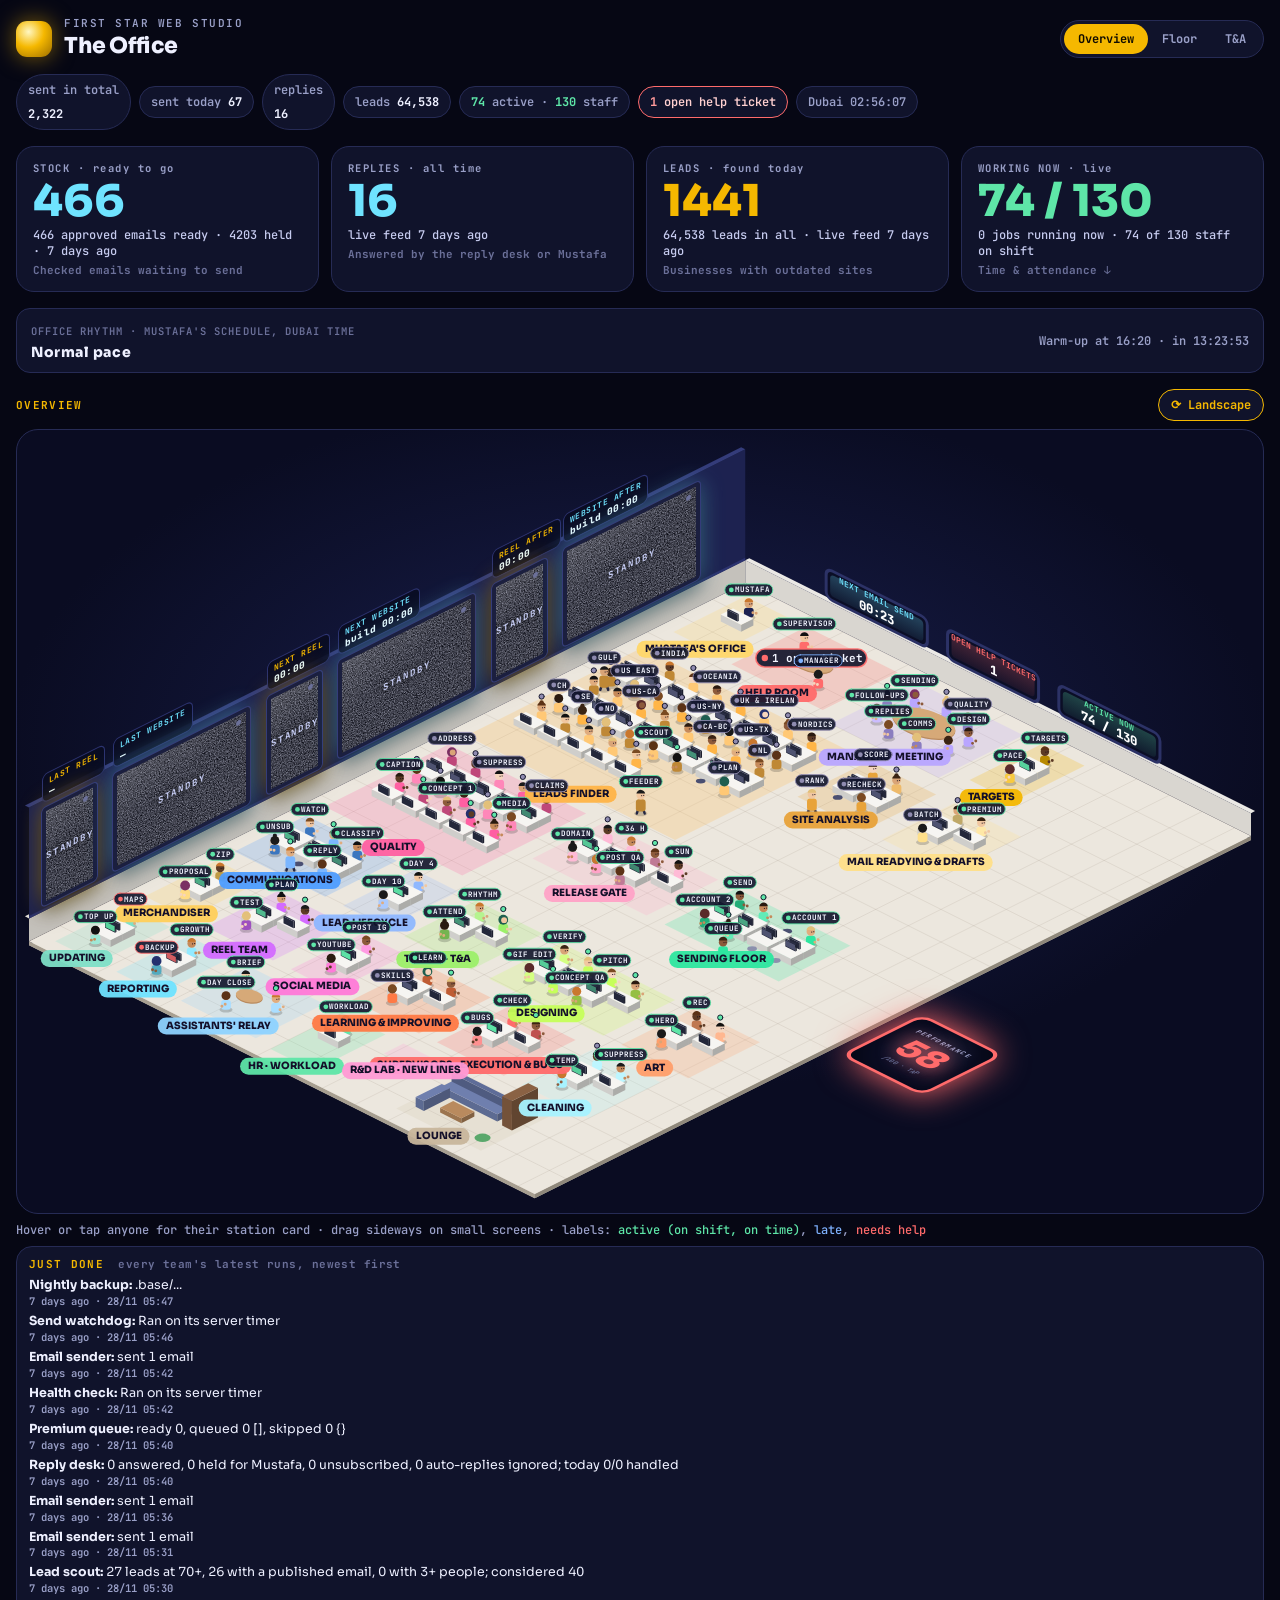
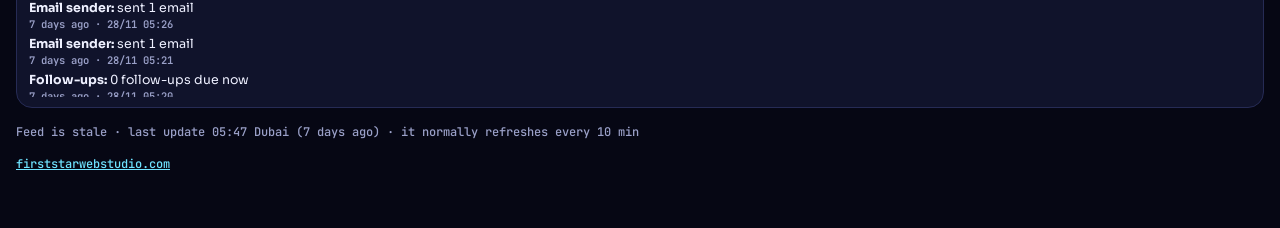
<file: office/index.html>
<!doctype html>
<html lang="en">
<head>
<meta charset="utf-8">
<meta name="viewport" content="width=device-width,initial-scale=1,viewport-fit=cover">
<meta name="robots" content="noindex,nofollow">
<title>The Office · First Star</title>
<link rel="icon" href="../img/favicon.svg?v=2" type="image/svg+xml">
<link rel="stylesheet" href="https://fonts.googleapis.com/css2?family=Sora:wght@500;600;700;800&family=JetBrains+Mono:wght@400;600;700&display=swap">
<style>
/* First Star Office: a bird's-eye open-plan floor. One room per department, one desk per real job station.
   Every word and number comes from live.json (written by plain server scripts every 10 min) or from the server's own timers. */
:root{
  --void:#060714;--floor:#0b0d22;--panel:#10132b;--panel2:#161a3a;--line:#262b55;--ink:#eef0ff;--mut:#9aa0c8;--dim:#6b7099;
  --gold:#f5b800;--brain:#6fe3ff;--ok:#5ee6a8;--prep:#7fb2ff;--warn:#ff6b6b;--pause:#8f8bb0;
  --fd:"Sora",system-ui,sans-serif;--fm:"JetBrains Mono",ui-monospace,Menlo,monospace;color-scheme:dark}
:root[data-theme="light"],:root[data-theme="dark"]{color-scheme:dark}
@media (prefers-color-scheme:dark){:root:not([data-theme="light"]){color-scheme:dark}}
*{box-sizing:border-box}
html,body{margin:0;background:var(--void);color:var(--ink)}
body{font:15px/1.45 var(--fd);font-variant-numeric:tabular-nums;overflow-x:hidden}
a{color:var(--brain)}
[hidden]{display:none!important}
.wrap{max-width:1360px;margin:0 auto;padding:16px max(16px,env(safe-area-inset-right,0px)) 56px max(16px,env(safe-area-inset-left,0px));display:grid;gap:16px;min-width:0}
/* top bar */
.top{display:flex;justify-content:space-between;align-items:center;gap:12px;flex-wrap:wrap}
.brand{display:flex;align-items:center;gap:12px;min-width:0}
.brand i{flex:none;width:36px;height:36px;border-radius:11px;background:radial-gradient(circle at 35% 30%,#fff7c2,var(--gold) 45%,#9b6d00);box-shadow:0 0 22px rgba(245,184,0,.5)}
h1{margin:0;font-size:22px;font-weight:800;letter-spacing:-.01em}
h1 small{display:block;font:600 11px var(--fm);letter-spacing:.14em;color:var(--mut);text-transform:uppercase}
.kpis{display:flex;gap:8px;flex-wrap:wrap;align-items:center}
.kpi{font:600 12px var(--fm);padding:7px 11px;border-radius:99px;background:var(--panel);border:1px solid var(--line);color:var(--mut);white-space:nowrap}
.kpi b{color:var(--ink)}.kpi.g b{color:var(--ok)}
.hq{font:700 12px var(--fm);padding:7px 12px;border-radius:99px;background:var(--gold);color:#120d00;text-decoration:none;white-space:nowrap}
/* launch board */
.launch{display:grid;grid-template-columns:minmax(0,1fr) minmax(0,1.6fr);gap:16px;border-radius:22px;padding:18px;border:1px solid #2c3370;
  background:radial-gradient(700px 300px at 15% 0%,rgba(111,227,255,.16),transparent 70%),radial-gradient(600px 300px at 100% 100%,rgba(245,184,0,.10),transparent 70%),#0c0f2a;box-shadow:0 0 0 1px rgba(111,227,255,.06) inset,0 20px 60px rgba(0,0,0,.35)}
@media (max-width:900px){.launch{grid-template-columns:1fr}}
.big{display:grid;gap:8px;align-content:start;min-width:0}
.eyebrow{font:700 11px var(--fm);letter-spacing:.16em;text-transform:uppercase;color:var(--brain)}
.count{font:800 clamp(52px,9vw,96px)/.95 var(--fm);letter-spacing:-.03em;color:#e9fbff;text-shadow:0 0 28px rgba(111,227,255,.55)}
.count.err{color:#ffd0d0;text-shadow:0 0 28px rgba(255,107,107,.5)}
.sub{font-size:13px;color:var(--mut)}.sub b{color:var(--ink)}
.alert{font-size:13px;padding:8px 10px;border-radius:10px;background:rgba(255,107,107,.12);border-left:3px solid var(--warn);color:#ffd9d9}
.open{display:flex;flex-wrap:wrap;gap:6px}.open span{font:600 11px var(--fm);padding:4px 8px;border-radius:99px;background:rgba(94,230,168,.12);color:var(--ok);border:1px solid rgba(94,230,168,.3)}
.open span.c{background:transparent;color:var(--dim);border-color:var(--line)}
.lgrid{display:grid;grid-template-columns:repeat(auto-fill,minmax(min(100%,250px),1fr));gap:8px;align-content:start;min-width:0}
.lrow{all:unset;cursor:pointer;display:grid;grid-template-columns:10px minmax(0,1fr) auto;gap:10px;align-items:center;padding:8px 10px;border-radius:12px;background:rgba(255,255,255,.035);border:1px solid rgba(255,255,255,.05);min-width:0}
.lrow:hover,.lrow:focus-visible{border-color:var(--gold)}
.lrow .t{min-width:0}.lrow b{display:block;font-size:13px;white-space:nowrap;overflow:hidden;text-overflow:ellipsis}.lrow small{display:block;font:500 11px var(--fm);color:var(--mut);white-space:nowrap;overflow:hidden;text-overflow:ellipsis}
.lrow .cd{font:700 14px var(--fm);color:#e9fbff}
.led{width:10px;height:10px;border-radius:50%;box-shadow:0 0 10px currentColor}
.s-working{color:var(--ok);background:var(--ok)}.s-prep{color:var(--prep);background:var(--prep)}.s-error{color:var(--warn);background:var(--warn)}.s-paused{color:var(--pause);background:var(--pause)}.s-nodata{color:#b38cff;background:#b38cff}
.sec{display:flex;justify-content:space-between;align-items:end;gap:12px;flex-wrap:wrap}
.sec h2{margin:0;font:700 12px var(--fm);letter-spacing:.16em;text-transform:uppercase;color:var(--mut)}
.sec p{margin:0;font-size:12px;color:var(--dim)}
/* the floor */
.floor{display:grid;grid-template-columns:repeat(3,minmax(0,1fr));gap:14px;padding:14px;border-radius:24px;border:1px solid var(--line);
  background:linear-gradient(rgba(255,255,255,.018) 1px,transparent 1px) 0 0/28px 28px,linear-gradient(90deg,rgba(255,255,255,.018) 1px,transparent 1px) 0 0/28px 28px,var(--floor)}
@media (max-width:1100px){.floor{grid-template-columns:repeat(2,minmax(0,1fr))}}
@media (max-width:740px){.floor{grid-template-columns:minmax(0,1fr);padding:8px;gap:10px}}
.room{--c:#f5b800;position:relative;min-width:0;border-radius:18px;background:color-mix(in srgb,var(--c) 7%,#0d1029);border:1px solid color-mix(in srgb,var(--c) 34%,transparent);overflow:hidden;display:grid;align-content:start}
.room.wide{grid-column:span 2}@media (max-width:740px){.room.wide{grid-column:auto}}
.room.full{grid-column:1/-1}
.helpfloor{grid-template-columns:minmax(0,1fr)!important}
.kb{display:grid;grid-template-columns:repeat(4,minmax(0,1fr));gap:8px}@media (max-width:860px){.kb{grid-template-columns:minmax(0,1fr)}}
.kc{display:grid;gap:6px;align-content:start;min-width:0}.kc h4{margin:0;font:700 10.5px var(--fm);letter-spacing:.12em;text-transform:uppercase;color:var(--mut)}
.kc.m h4{color:var(--gold)}
.tk{all:unset;cursor:pointer;display:grid;gap:4px;padding:8px 10px;border-radius:10px;background:rgba(255,255,255,.045);border-left:3px solid var(--warn);font-size:12.5px;min-width:0;overflow-wrap:anywhere}
.tk.working{border-color:var(--prep)}.tk.solved{border-color:var(--ok);opacity:.8}.tk.needs-mustafa{border-color:var(--gold);background:linear-gradient(90deg,rgba(245,184,0,.16),rgba(245,184,0,.03))}
.tk b{font-size:13px}.tk small{font:500 10.5px var(--fm);color:var(--mut)}.tk .auto{color:#ffb4b4}.tk ul{margin:2px 0 0;padding-left:16px;color:#d9dcf5}.tk .em{color:var(--gold);font-weight:700}
.kpi.help{border-color:var(--warn);color:#ffd0d0;text-decoration:none}.kpi.help b{color:#ff9a9a}.kpi.help.zero{border-color:var(--line);color:var(--mut)}.kpi.help.zero b{color:var(--ink)}
a.hl{color:inherit;text-decoration:none;border-bottom:1px dotted currentColor}
.rh{display:flex;align-items:center;justify-content:space-between;gap:8px;padding:10px 12px 8px;flex-wrap:wrap}
.rn{display:flex;align-items:center;gap:8px;min-width:0}
.rn i{width:10px;height:10px;border-radius:3px;background:var(--c);box-shadow:0 0 12px var(--c)}
.rn b{font:800 13px var(--fd);letter-spacing:.06em;text-transform:uppercase;color:var(--c)}
.rn span{font:600 11px var(--fm);color:var(--mut);white-space:nowrap}
.lights{display:flex;gap:8px;font:600 11px var(--fm);color:var(--mut)}
.lights span{display:inline-flex;align-items:center;gap:4px}.lights .led{width:8px;height:8px}
.wall{margin:0 12px;padding:9px 11px;border-radius:12px;background:linear-gradient(180deg,#05081a,#0a0f2c);border:1px solid color-mix(in srgb,var(--c) 40%,#1b2050);box-shadow:0 0 24px color-mix(in srgb,var(--c) 18%,transparent),inset 0 0 30px rgba(111,227,255,.05);display:grid;gap:6px;min-width:0}
.wl{display:grid;grid-template-columns:auto minmax(0,1fr) auto;gap:8px;align-items:baseline;font:500 11.5px var(--fm);color:#cfd6ff;min-width:0}
.wl b{color:var(--c);font-weight:700;white-space:nowrap}
.wl span{white-space:nowrap;overflow:hidden;text-overflow:ellipsis;color:#aeb6e6}
.wl em{font-style:normal;font-weight:700;color:#e9fbff;white-space:nowrap;max-width:46vw;overflow:hidden;text-overflow:ellipsis}
.qc{display:flex;gap:10px;flex-wrap:wrap}
.qc div{flex:1 1 90px;padding:6px 10px;border-radius:10px;background:rgba(255,255,255,.04)}
.qc small{display:block;font:700 10px var(--fm);letter-spacing:.12em;color:var(--mut)}
.qc strong{font:800 26px var(--fm)}.qc .p strong{color:var(--ok)}.qc .h strong{color:#ffb4b4}
canvas.desks{display:block;width:100%;cursor:pointer;touch-action:pan-y}
/* cards */
.grid{display:grid;grid-template-columns:repeat(3,minmax(0,1fr));gap:14px}
@media (max-width:1000px){.grid{grid-template-columns:minmax(0,1fr)}}
.card{background:var(--panel);border:1px solid var(--line);border-radius:18px;padding:14px 16px;display:grid;gap:10px;align-content:start;min-width:0}
.card h2{margin:0;font:700 12px var(--fm);letter-spacing:.14em;text-transform:uppercase;color:var(--mut)}
.tasks{margin:0;padding:0;list-style:none;display:grid;gap:8px}
.tasks li{display:grid;grid-template-columns:auto minmax(0,1fr);gap:10px;font-size:13px;padding:8px 10px;border-radius:10px;background:var(--panel2)}
.tasks time{font:600 11px var(--fm);color:var(--mut);padding-top:2px;white-space:nowrap}
.tasks em{font-style:normal;color:var(--gold);font-weight:700}
.needs{margin:0;padding:0;list-style:none;display:grid;gap:8px}
.needs li{padding:10px 12px;border-radius:10px;background:linear-gradient(90deg,rgba(245,184,0,.16),rgba(245,184,0,.03));border-left:3px solid var(--gold);font-size:14px}
.empty{color:var(--mut);font-size:13px;margin:0}
.growth svg{width:100%;height:auto;display:block}.growth .lg{display:flex;gap:14px;flex-wrap:wrap;font-size:12px;color:var(--mut)}.growth .lg i{display:inline-block;width:10px;height:10px;border-radius:3px;margin-right:6px;vertical-align:-1px}
/* the desk: 4 boxes, each opens its place (Mustafa, Nov 6) */
.desk{display:grid;grid-template-columns:repeat(4,minmax(0,1fr));gap:12px}@media (max-width:900px){.desk{grid-template-columns:repeat(2,minmax(0,1fr))}}
.dq{display:grid;gap:4px;align-content:start;padding:14px 16px;border-radius:18px;background:var(--panel);border:1px solid var(--line);color:var(--ink);text-decoration:none;min-width:0;transition:border-color .2s,transform .2s}
.dq:hover,.dq:focus-visible{border-color:var(--brain);transform:translateY(-2px)}.dq:focus-visible{outline:2px solid var(--brain)}
.dq small{font:700 10.5px var(--fm);letter-spacing:.14em;color:var(--mut)}.dq b{font:800 clamp(30px,4vw,44px)/1 var(--fd);color:var(--brain)}
.dq span{font:500 12px var(--fm);color:#c6cbef;overflow-wrap:anywhere}.dq em{font:700 11px var(--fm);font-style:normal;color:var(--dim)}
.dq.gold b{color:var(--gold)}.dq.ok b{color:var(--ok)}.dq.warn b{color:var(--warn)}
/* T&A */
.ta{display:grid;gap:6px}
.tr{display:grid;grid-template-columns:minmax(150px,1.5fr) minmax(120px,1.2fr) 70px 90px 60px 70px minmax(120px,1fr);gap:10px;align-items:center;padding:8px 10px;border-radius:10px;background:var(--panel2);font-size:13px;min-width:0}
.tr.h{background:transparent;font:700 10.5px var(--fm);letter-spacing:.1em;text-transform:uppercase;color:var(--mut);padding-block:2px}
.tr>*{min-width:0;overflow:hidden;text-overflow:ellipsis;white-space:nowrap}
.tr .m{font:600 12px var(--fm)}
.tag{display:inline-block;font:700 10.5px var(--fm);padding:3px 8px;border-radius:99px;color:#070816}
.t-on{background:var(--ok)}.t-off{background:var(--prep)}.t-late{background:var(--warn)}.t-paused{background:var(--pause)}.t-none{background:#b38cff}
@media (max-width:860px){.tr.h{display:none}.tr{grid-template-columns:1fr 1fr;gap:4px 10px}.tr>*{white-space:normal}.tr>[data-l]::before{content:attr(data-l) " ";font:600 10px var(--fm);color:var(--dim);text-transform:uppercase;letter-spacing:.08em}.tr .nm{grid-column:1/-1;font-weight:700}}
.dir{display:grid;gap:10px}.dir details{background:var(--panel2);border-radius:12px;padding:8px 12px}.dir summary{cursor:pointer;font-weight:700;font-size:14px}
.dir .chips{display:flex;flex-wrap:wrap;gap:6px;margin-top:8px}
.dir button{all:unset;cursor:pointer;font:600 12px var(--fm);padding:5px 9px;border-radius:99px;background:var(--panel);border:1px solid var(--line);color:var(--ink)}
.dir button:hover,.dir button:focus-visible{border-color:var(--gold)}
.foot{color:var(--mut);font:500 12px var(--fm);margin:0}
/* station card */
.rhythm{display:flex;justify-content:space-between;align-items:center;gap:10px;flex-wrap:wrap;padding:10px 14px;border-radius:14px;border:1px solid var(--line);background:var(--panel)}
.rhythm b{font:800 14px var(--fd);letter-spacing:.04em}.rhythm span{font:600 12px var(--fm);color:var(--mut)}.rhythm small{font:600 10.5px var(--fm);color:var(--dim);letter-spacing:.1em;text-transform:uppercase}
.ph-max{border-color:#ff9f43;background:linear-gradient(90deg,rgba(255,159,67,.22),rgba(255,95,162,.12));animation:pulse 2.4s ease-in-out infinite}.ph-max b{color:#ffcf8a}
.ph-warm{border-color:var(--ok);background:rgba(94,230,168,.14)}.ph-warm b{color:var(--ok)}
.ph-go{border-color:var(--ok);background:rgba(94,230,168,.3)}.ph-go b{color:#fff}
@keyframes pulse{50%{box-shadow:0 0 24px rgba(255,159,67,.35)}}
.launch.flash{animation:flash .5s steps(2) infinite}@keyframes flash{50%{border-color:var(--ok);box-shadow:0 0 40px rgba(94,230,168,.5)}}
@media (prefers-reduced-motion:reduce){.ph-max,.launch.flash{animation:none}}
.tiles{display:grid;grid-template-columns:repeat(auto-fill,minmax(min(100%,150px),1fr));gap:6px}
.tile{position:relative;overflow:hidden;padding:7px 9px;border-radius:9px;background:rgba(255,255,255,.04);border:1px solid rgba(255,255,255,.06);min-width:0}
.tile small{display:block;font:700 9.5px var(--fm);letter-spacing:.1em;color:var(--c)}.tile span{display:block;font:500 11.5px var(--fm);color:#d6dcff;overflow:hidden;text-overflow:ellipsis;white-space:nowrap}
.tile i{position:absolute;left:0;bottom:0;height:2px;width:40%;background:var(--c);opacity:.7;animation:scan 2.6s linear infinite}.tile.live i{background:var(--ok)}
@keyframes scan{from{transform:translateX(-100%)}to{transform:translateX(250%)}}@media (prefers-reduced-motion:reduce){.tile i{animation:none}}
.tg{display:grid;grid-template-columns:repeat(auto-fill,minmax(min(100%,210px),1fr));gap:8px}
.tgr{padding:8px 10px;border-radius:10px;background:rgba(255,255,255,.04);display:grid;gap:5px;min-width:0}.tgr.worst{outline:1.5px solid var(--warn)}
.tgh{display:flex;gap:8px;align-items:baseline;flex-wrap:wrap}.tgh b{font-size:13px}.tgh span{font:700 13px var(--fm)}
.tgr small{font:500 10px var(--fm);color:var(--dim);overflow:hidden;text-overflow:ellipsis;white-space:nowrap}
.ah{color:var(--ok)!important;font-size:11px!important}.bh{color:#ffb4b4!important;font-size:11px!important}.nd{color:var(--dim)!important;font-size:11px!important}
.bar{position:relative;height:8px;border-radius:99px;background:rgba(255,255,255,.07);overflow:visible}.bar i{display:block;height:100%;border-radius:99px;background:linear-gradient(90deg,var(--c),#fff3c4)}
.bar u{position:absolute;top:-3px;width:2px;height:14px;background:#e9fbff;opacity:.8}
.gaps{display:flex;gap:2px;height:10px}.gaps i{background:var(--ok);border-radius:2px;opacity:.8}.gaps i.bad{background:var(--warn)}
.hrt{display:grid;gap:4px}.hrr{display:grid;grid-template-columns:minmax(0,1.3fr) 60px 80px minmax(0,1.6fr);gap:8px;font:500 11px var(--fm);color:#c6cbef;padding:3px 6px;border-radius:6px;background:rgba(255,255,255,.03)}
.hrr>*{overflow:hidden;text-overflow:ellipsis;white-space:nowrap}.hrr b{color:var(--ink)}.hrr em{font-style:normal}.hrr.free em{color:var(--gold)}.hrr.busy em{color:var(--ok)}.hrr.nodata em,.hrr.paused em{color:var(--dim)}.hrr.err em{color:var(--warn)}.hrr.late em{color:var(--prep)}
@media (max-width:520px){.hrr{grid-template-columns:1fr 1fr}.hrr em{grid-column:1/-1}}
.dl{display:flex;flex-wrap:wrap;gap:6px 12px;font:600 11px var(--fm);color:#c6cbef}.dl span{display:inline-flex;gap:5px;align-items:center}.dl .led{width:8px;height:8px}
main[data-v="overview"] [data-view]:not([data-view~="overview"]),main[data-v="floor"] [data-view]:not([data-view~="floor"]),main[data-v="ta"] [data-view]:not([data-view~="ta"]){display:none!important}
.views{display:inline-flex;padding:3px;border-radius:99px;background:var(--panel);border:1px solid var(--line)}
.views button{all:unset;cursor:pointer;font:700 12px var(--fm);padding:7px 14px;border-radius:99px;color:var(--mut)}
.views button[aria-pressed="true"]{background:var(--gold);color:#120d00}.views button:focus-visible{outline:2px solid var(--brain)}
.ovgrid{display:grid;gap:16px;min-width:0}.ovgrid>.ovs{order:-1}
/* back-wall TVs (HTML over the canvas, skewed to the x=0 wall) + floor performance badge */
.ovlay{position:absolute;left:0;top:0;pointer-events:none}
.wtv{position:absolute;margin:0;transform-origin:0 0;pointer-events:auto}
.k-reel{--glow:rgba(245,184,0,.45);--gc:var(--gold)}.k-site{--glow:rgba(111,227,255,.45);--gc:var(--brain)}
.scr{position:absolute;inset:0;border-radius:4px;overflow:hidden;background:#05060f;border:4px solid #1b1f3f;outline:1px solid #343c7a;box-shadow:0 0 22px var(--glow),0 8px 18px rgba(0,0,0,.55)}
.scr video{position:absolute;inset:0;width:100%;height:100%;object-fit:cover;display:block}
.scr::after{content:"";position:absolute;inset:0;pointer-events:none;background:linear-gradient(160deg,rgba(255,255,255,.12),transparent 40%),repeating-linear-gradient(0deg,rgba(0,0,0,.10) 0 1px,transparent 1px 3px)}
.scr .on{position:absolute;top:5px;right:5px;width:5px;height:5px;border-radius:50%;background:var(--warn);box-shadow:0 0 8px var(--warn);z-index:2}
.scr.sb .on{background:var(--dim);box-shadow:none}
.scr .nz{position:absolute;inset:-50%;opacity:.55;background:url("data:image/svg+xml,%3Csvg xmlns='http://www.w3.org/2000/svg' width='160' height='160'%3E%3Cfilter id='n'%3E%3CfeTurbulence type='fractalNoise' baseFrequency='.9' numOctaves='2' stitchTiles='stitch'/%3E%3CfeColorMatrix values='0 0 0 0 .8 0 0 0 0 .82 0 0 0 0 1 0 0 0 1.4 -.2'/%3E%3C/filter%3E%3Crect width='160' height='160' filter='url(%23n)'/%3E%3C/svg%3E");animation:nz .5s steps(5) infinite}
.scr .nz+b{position:absolute;left:0;right:0;top:50%;transform:translateY(-50%);text-align:center;font:700 9px var(--fm);letter-spacing:.2em;color:#cfd6ff;text-shadow:0 0 6px #000}
@keyframes nz{0%{transform:translate(0,0)}20%{transform:translate(-8%,5%)}40%{transform:translate(6%,-9%)}60%{transform:translate(-4%,8%)}80%{transform:translate(9%,3%)}}
@media (prefers-reduced-motion:reduce){.scr .nz{animation:none}}
.wtv .cap{position:absolute;left:0;bottom:100%;margin-bottom:5px;display:grid;gap:1px;padding:2px 6px;border-radius:6px;background:rgba(10,12,34,.88);border:1px solid #2c3370;font:800 8px/1.25 var(--fm);letter-spacing:.06em;white-space:nowrap}
.wtv .cap span{font-size:9.5px}
.wtv .cap b{color:var(--gc)}.wtv .cap span{color:#e9fbff;letter-spacing:.02em}
.perf{all:unset;position:absolute;transform-origin:0 0;pointer-events:auto;cursor:pointer;box-sizing:border-box;display:grid;place-items:center;align-content:center;gap:2px;text-align:center;border-radius:14%;
  background:radial-gradient(circle at 50% 40%,rgba(255,255,255,.10),transparent 60%),#0c0f2a;border:3px solid var(--pc,var(--gold));box-shadow:0 0 30px var(--pc,var(--gold)),inset 0 0 26px rgba(0,0,0,.6)}
.perf small{font:800 .1em var(--fm);font-size:calc(var(--P)*.075);letter-spacing:.14em;color:var(--mut)}
.perf b{font:800 calc(var(--P)*.38)/1 var(--fd);color:var(--pc,var(--gold));text-shadow:0 0 18px var(--pc,var(--gold))}
.perf em{font:700 calc(var(--P)*.07) var(--fm);font-style:normal;color:var(--dim);letter-spacing:.08em}
.perf:focus-visible{outline:3px solid var(--brain)}
.pbl{display:grid;gap:8px;font-size:12.5px}.pbl div{display:flex;justify-content:space-between;gap:12px;padding:7px 9px;border-radius:10px;background:var(--panel2)}
.pbl div b{font:800 12px var(--fm);color:var(--ok);white-space:nowrap}.pbl div.bad b{color:var(--warn)}.pbl small,.scb small.d{font:500 11px var(--fm);color:var(--dim);display:block;margin-top:2px}.pbl p{margin:0;color:var(--mut);font-size:11.5px}
.live{display:grid;gap:10px;min-width:0;align-content:start}
.lp{background:var(--panel);border:1px solid var(--line);border-radius:16px;padding:10px 12px;min-width:0}
.lp h3{margin:0 0 6px;font:700 11px var(--fm);letter-spacing:.12em;text-transform:uppercase;color:var(--gold)}.lp h3 em{font-style:normal;color:var(--dim);letter-spacing:.04em;text-transform:none;margin-left:6px}
.lp ul,.lp ol{margin:0;padding:0;list-style:none;display:grid;gap:5px;font-size:12.5px}
.lp li{display:flex;gap:8px;min-width:0;align-items:baseline}.lp li>small{margin-left:auto}.lp li.two{flex-wrap:wrap}.lp li.two em{flex-basis:100%;font:500 10.5px var(--fm);color:var(--dim);font-style:normal;white-space:nowrap;overflow:hidden;text-overflow:ellipsis}.lp li>span:first-child{min-width:0;overflow:hidden;text-overflow:ellipsis;white-space:nowrap}
.lp li small{flex:none;font:600 10.5px var(--fm);color:var(--mut);white-space:nowrap}
.lp li.nd{color:var(--dim);font:600 12px var(--fm)}
.lp ol{counter-reset:l}.lp ol li:not(.nd)::before{counter-increment:l;content:counter(l);flex:none;width:18px;color:var(--dim);font:700 11px var(--fm)}
.lp .tg{font:700 9.5px var(--fm);padding:1px 6px;border-radius:99px;background:var(--panel2);color:var(--brain);margin-right:5px}
.lpu{margin:0;font:500 11px var(--fm);color:var(--dim)}
.feed ul{max-height:420px;overflow-y:auto;scrollbar-width:thin}.feed li{display:block;line-height:1.35}.feed li b{color:var(--ink)}.feed li small{display:block}
.score{position:relative}
main[data-v="floor"] .kpi.big{font-size:15px;padding:8px 16px}main[data-v="floor"] .kpi.big b{font-size:24px}
.score>button{all:unset;cursor:pointer;display:flex;align-items:baseline;gap:6px;padding:6px 14px;border-radius:16px;background:var(--panel);border:1px solid var(--gold)}
.score>button:focus-visible{outline:2px solid var(--brain)}
.score small{font:700 10px var(--fm);letter-spacing:.12em;text-transform:uppercase;color:var(--mut);align-self:center;max-width:88px;line-height:1.15}
.score b{font:800 32px/1 var(--fd);color:var(--gold)}.score span{font:600 12px var(--fm);color:var(--dim)}
.scb{position:absolute;z-index:5;top:calc(100% + 6px);left:0;width:min(340px,calc(100vw - 32px));background:#0f1230;border:1px solid var(--gold);border-radius:14px;padding:12px;display:grid;gap:7px;font-size:12.5px;box-shadow:0 20px 50px rgba(0,0,0,.5)}
.scb div{display:flex;justify-content:space-between;gap:10px}.scb div b{font:700 12px var(--fm)}.scb small{text-transform:none;letter-spacing:0;max-width:none;font:500 11px var(--fm)}.scb p{margin:0;color:var(--mut);font-size:11.5px}.scb .x{color:var(--dim)}
.ovs{display:grid;gap:8px;min-width:0}
.ovwrap{position:relative;overflow-x:auto;overflow-y:hidden;border-radius:22px;border:1px solid var(--line);background:radial-gradient(900px 500px at 50% 40%,#1a2050,#0a0c22 70%);scrollbar-width:thin;overscroll-behavior-x:contain;touch-action:pan-x pan-y;min-width:0}
#ov{display:block;touch-action:pan-x pan-y}
.ovtip{position:absolute;transform:translate(-50%,-100%);pointer-events:none;font:600 12px var(--fm);padding:6px 10px;border-radius:9px;background:#0f1230;border:1px solid var(--gold);white-space:nowrap;z-index:2}
.ovh{margin:0;font:500 12px var(--fm);color:var(--mut)}
dialog{border:1px solid var(--gold);border-radius:20px;background:#0f1230;color:var(--ink);padding:0;width:min(560px,calc(100vw - 32px));max-height:calc(100vh - 32px);box-shadow:0 30px 80px rgba(0,0,0,.6)}
dialog::backdrop{background:rgba(3,4,14,.65);backdrop-filter:blur(3px)}
.sh{padding:16px 18px;display:grid;gap:10px}
.sh header{display:flex;justify-content:space-between;gap:10px;align-items:start}
.sh h3{margin:0;font-size:19px}.sh .dep{font:700 11px var(--fm);letter-spacing:.14em;text-transform:uppercase}
.sh p{margin:0;font-size:13.5px;color:#c6cbef}
.sh dl{margin:0;display:grid;grid-template-columns:auto minmax(0,1fr);gap:6px 12px;font-size:13px}.sh dt{color:var(--mut);font:600 11px var(--fm);text-transform:uppercase;letter-spacing:.08em;padding-top:2px}.sh dd{margin:0;min-width:0;overflow-wrap:anywhere}
.sh .x{all:unset;cursor:pointer;font:700 18px var(--fm);color:var(--mut);padding:0 4px}
.pill{font:700 10.5px var(--fm);padding:4px 9px;border-radius:99px;color:#070816;white-space:nowrap}
.p-working{background:var(--ok)}.p-prep{background:var(--prep)}.p-error{background:var(--warn)}.p-paused{background:var(--pause)}.p-nodata{background:#b38cff}
.sh ol{margin:0;padding-left:20px;font-size:13px;color:#c6cbef;display:grid;gap:4px}
/* Nov 7 (Mustafa): phone layout, landscape overview, live mail tiles above Performance */
@media (max-width:600px){
 .wrap{gap:12px;padding-top:12px;grid-template-columns:minmax(0,1fr)}.top{gap:10px;min-width:0}.top>*{min-width:0}
 .kpis{flex-wrap:nowrap;overflow-x:auto;scrollbar-width:none;flex:1 1 100%;min-width:0;max-width:100%;padding-bottom:2px}.kpis::-webkit-scrollbar{display:none}
 .kpi{padding:6px 10px;font-size:11.5px;flex:none}
 .desk{gap:8px}.dq{padding:10px 12px;gap:2px;border-radius:14px}.dq b{font-size:26px}.dq small{font-size:9.5px;letter-spacing:.1em}.dq span{font-size:11px}
 .rhythm{padding:8px 12px}.ovwrap{border-radius:16px}
}
.ovbar{display:flex;justify-content:space-between;align-items:center;gap:8px;flex-wrap:wrap}
.ovbar b{font:700 11px var(--fm);letter-spacing:.12em;text-transform:uppercase;color:var(--gold)}
.landbtn{all:unset;cursor:pointer;display:inline-flex;align-items:center;gap:6px;font:700 12px var(--fm);padding:7px 12px;border-radius:99px;background:var(--panel);border:1px solid var(--gold);color:var(--gold)}
.landbtn:focus-visible{outline:2px solid var(--brain)}.landbtn[aria-pressed="true"]{background:var(--gold);color:#120d00}
.ovs.land{position:fixed;z-index:60;top:0;left:0;width:100vw;height:100vh;height:100dvh;padding:8px 10px;box-sizing:border-box;background:#070816;grid-template-rows:auto minmax(0,1fr);gap:6px}
.ovs.land .ovwrap{overflow:auto;height:100%}.ovs.land .ovh,.ovs.land .feed{display:none}
@media (orientation:portrait){.ovs.land{left:100vw;width:100vh;width:100dvh;height:100vw;transform:rotate(90deg);transform-origin:0 0}}
body.landon{overflow:hidden}
/* Nov 7 (Mustafa): today's mail stats are rows of the Performance panel, same style as its checks */
.pbl div.mail b,.scb div.mail b{color:var(--brain);font-size:14px}.pbl div.mail.r b,.scb div.mail.r b{color:var(--ok)}.pbl div.mail.c b,.scb div.mail.c b{color:var(--gold)}.pbl h4,.scb h4{margin:4px 0 0;font:700 10.5px var(--fm);letter-spacing:.12em;text-transform:uppercase;color:var(--mut)}
</style>
</head>
<body>
<main class="wrap" data-v="overview">
  <div class="top">
    <div class="brand"><i aria-hidden="true"></i><h1><small>First Star Web Studio</small>The Office</h1></div>
    <div class="score" id="score" data-view="ta"><button type="button" id="sc-btn" aria-expanded="false" aria-controls="sc-break"><small>Organisation score</small><b id="sc-n">–</b><span id="sc-of">/100</span></button>
      <div class="scb" id="sc-break" hidden></div></div>
    <div class="views" role="group" aria-label="View"><button data-v="overview" aria-pressed="true">Overview</button><button data-v="floor" aria-pressed="false">Floor</button><button data-v="ta" aria-pressed="false">T&amp;A</button></div>
    <div class="kpis" aria-label="Today">
      <span class="kpi" data-view="overview ta" title="Emails sent since the sending day began">sent today <b id="k-sent">-</b></span>
      <span class="kpi big">replies <b id="k-rep">-</b></span>
      <span class="kpi" data-view="overview ta">leads <b id="k-leads">-</b></span>
      <span class="kpi big" style="order:-1">sent in total <b id="k-play">-</b></span>
      <span class="kpi g" data-view="overview ta"><b id="k-work">0</b> active · <b id="k-ppl">0</b> staff</span>
      <a class="kpi help zero" data-view="overview ta" id="k-help" href="#help"><b>0</b> open help tickets</a>
      <span class="kpi" id="k-clock">Dubai --:--</span>
    </div>
  </div>

  <section class="desk" aria-label="Desk: stock, replies, leads, working now">
    <div class="dq" id="dq-stock"><small>STOCK · ready to go</small><b id="dq-s">–</b><span id="dq-s2">waiting for the live feed</span><em>Checked emails waiting to send</em></div>
    <div class="dq" id="dq-rep"><small>REPLIES · all time</small><b id="dq-r">–</b><span id="dq-r2">waiting for the live feed</span><em>Answered by the reply desk or Mustafa</em></div>
    <div class="dq gold" id="dq-app"><small>LEADS · found today</small><b id="dq-a">–</b><span id="dq-a2">waiting for the live feed</span><em>Businesses with outdated sites</em></div>
    <a class="dq ok" id="dq-work" href="#ta"><small>WORKING NOW · live</small><b id="dq-w">–</b><span id="dq-w2">staff on shift</span><em>Time &amp; attendance ↓</em></a>
  </section>
  <div class="rhythm" data-view="floor overview" id="rhythm" aria-live="off"><div><small>Office rhythm · Mustafa's schedule, Dubai time</small><br><b id="r-name">Normal pace</b></div><span id="r-next"></span></div>
  <section class="launch" data-view="floor" aria-label="Launch board">
    <div class="big">
      <span class="eyebrow">Next email check · Email sender</span>
      <div class="count" id="l-count">--:--</div>
      <div class="sub" id="l-sub">The email sender checks every 30 seconds, 24/7, and sends about one email every 5 minutes, only to companies inside their own business hours.</div>
      <div class="alert" id="l-alert" hidden></div>
      <div class="sub">Open for business now (09:00–17:00 Mon–Fri, local time):</div>
      <div class="open" id="l-open"></div>
      <div class="sub" id="l-ig"></div>
    </div>
    <div style="display:grid;gap:10px;min-width:0;align-content:start">
      <div class="sec"><h2>Next launches · every department</h2><p>Next slot from each job's own server timer, Dubai time.</p></div>
      <div class="lgrid" id="l-list"></div>
    </div>
  </section>

  <div class="sec" data-view="floor" id="help"><h2>Help Room</h2><p>A ticket opens on its own for any job whose last run failed or that failed twice in a row.</p></div>
  <section data-view="floor" class="floor helpfloor" id="helpfloor" aria-label="Help Room"></section>
  <div class="ovgrid" data-view="overview">
  <section class="ovs" data-view="overview" aria-label="Overview: the whole office in one room"><div class="ovbar"><b>Overview</b><button type="button" class="landbtn" id="landbtn" aria-pressed="false">&#10227; Landscape</button></div><div class="ovwrap" id="ovwrap"><canvas id="ov"></canvas><div class="ovlay" id="ovlay"><button type="button" class="perf" id="perf" aria-haspopup="dialog" aria-label="Organisation performance, tap for the breakdown"><small>PERFORMANCE</small><b id="pf-n">–</b><em>/100 · TAP</em></button></div><div class="ovtip" id="ovtip" hidden></div></div><p class="ovh">Hover or tap anyone for their station card · drag sideways on small screens · labels: <span style="color:var(--ok)">active (on shift, on time)</span>, <span style="color:var(--prep)">late</span>, <span style="color:var(--warn)">needs help</span></p><div class="lp feed"><h3>Just done <em>every team's latest runs, newest first</em></h3><ul id="feed"><li class="nd">no reports yet</li></ul></div></section>
  </div>
  <div class="sec" data-view="floor"><h2>The floor</h2><p id="f-note">Tap any person for their station card.</p></div>
  <section data-view="floor" class="floor" id="floor" aria-label="Office floor, one room per department"></section>

  <section class="card" data-view="ta" id="ta-card">
    <div class="sec" id="ta"><h2>Time &amp; attendance</h2><p>From the studio server's own job log, refreshed every 10 minutes: last run, last clean run, failures in a row and the next timer slot. Late = the next slot had already passed by more than 15 minutes when the feed was written. Needs help = the last run failed, or two runs failed in a row. The email sender is late when no email has gone out for 20 minutes.</p></div>
    <div class="ta" id="ta"></div>
  </section>

  <section class="card" data-view="floor ta"><h2>Growth</h2><div id="growth" class="growth"><p class="empty">The chart fills in once the day close publishes its daily history.</p></div></section>

  <div class="grid" data-view="floor">
    <section class="card"><h2>Task board · latest reported runs</h2><ul class="tasks" id="board"></ul></section>
    <section class="card"><h2>Waiting on Mustafa</h2><ul class="needs" id="needs"></ul></section>
    <section class="card"><h2>Staff directory</h2><div class="dir" id="dir"></div></section>
  </div>
  <p class="foot" id="sync">Connecting to the office.</p>
  <p class="foot"><a href="../">firststarwebstudio.com</a></p>
</main>

<dialog id="sheet" aria-label="Station card"><div class="sh" id="sh"></div></dialog>
<dialog id="scdlg" aria-label="Performance breakdown"><div class="sh"><header><div><div class="dep" style="color:var(--gold)">Organisation performance</div><h3><span id="pd-n">–</span> / 100</h3></div><button class="x" type="button" aria-label="Close">&times;</button></header><div class="pbl" id="pd-list"></div></div></dialog>

<script>
// ===================== the real company =====================
// Each team maps to a real scheduled job on the studio server (systemd timer first-star-web-studio-<job>) or on the Mac
// (job log only). Next run and lateness come from live.json timers[] and jobs{}, never from hand-written schedules.
// also: extra jobs whose last run is shown in this team's feed. roll: minutes to step a passed timer slot forward
// (only for jobs that run all day on a fixed step). at/every: schedule for Mac jobs that have no server timer.
const UNIT='first-star-web-studio-';
const TEAMS={
 "autopilot":{n:"Email sender",job:"sender",shift:"Checks every 30 s, 24/7 · about one email every 5 min",role:"Sends one QA-passed email at a time to a company inside its own business hours, best lead first, across the studio's sending mailboxes"},
 "crawler":{n:"Lead refill",job:"outreach-refill",shift:"Hourly at :05",role:"Finds and crawls new company sites, checks every inbox at its mail server, personalises the email and passes it to the QA gate"},
 "qa":{n:"QA gate",job:"outreach-refill",shift:"Inside each hourly lead refill (:05)",role:"Every queued email must pass all checks or it is held, never sent. Shows the approved and held counts from the live feed"},
 "followups":{n:"Follow-ups",job:"ops-followups",shift:"Hourly at :20, 00:20–08:20, Mon–Sat",role:"Sends due day-4 and day-10 follow-ups in the same thread to leads that have not replied, inside the same caps and suppression list"},
 "mail-watch":{n:"Mail watch",job:"ops-mail-watch",shift:"Hourly on the hour, 00:00–09:00",role:"Reads the studio inbox, sends Mustafa the hourly update and flags website requests and tender mail for him"},
 "lead-scout":{n:"Lead scout",job:"leads-scout",shift:"Daily 05:30",role:"Hunts free sources (job boards, tenders, maps) for businesses with hiring, funding or asking signals; keeps scores of 70+ with published emails only"},
 "rfp-hunter":{n:"RFP hunter",job:"ops-rfp-hunt",shift:"Daily 02:10",role:"Reads UK, EU and Canadian tender portals for open website RFPs that can be answered by email and shortlists them for Mustafa"},
 "builder":{n:"Template builder",job:"leads-build",at:["01:10","04:10"],shift:"01:10 and 04:10",role:"Crawls a lead's own site, fills one of 12 premium templates with its real content, runs the concept QA and records the before/after GIF"},
 "reel-factory":{n:"Reel studio",job:"storybook-next",also:["reels-test"],shift:"Daily 06:00 · test reels 01:30",role:"Renders the next storybook cliffhanger pair and two test reels a day, each through the automatic reel QA"},
 "content":{n:"Instagram poster",job:"social-post",at:["00:00","03:00","06:00","09:00"],shift:"00:00, 03:00, 06:00, 09:00",role:"Posts one finished storybook reel per slot to the studio's Instagram"},
 "reels-learner":{n:"Design research",job:"ops-reels-learn",at:["08:40"],shift:"Daily 08:40",role:"Collects the facts of the latest Awwwards Sites of the Day and counts the saved reels waiting to be studied"},
 "growth":{n:"Day close",job:"ops-day-close",shift:"Daily 00:30",role:"Records the day's real totals, checks every job ran, cleans old temporary renders and sends Mustafa the day-close email"},
 "supervisor":{n:"Health check",job:"health",roll:10,shift:"Every 10 min",role:"Reads every job's run log; two failures in a row or a missed schedule mails Mustafa at once"},
 "daily-run":{n:"Morning brief",job:"brief",shift:"Daily 08:45",role:"Emails Mustafa the morning brief: what went out overnight, replies and what needs him"},
 "brain-backup":{n:"Nightly backup",job:"ops-brain-backup",at:["05:30"],shift:"Daily 05:30",role:"Backs up the project folders and notes to private repositories"},
 "skills-enforcer":{n:"Skills check",off:1,why:"Retired 15 Nov",shift:"Retired 15 Nov",role:"Retired on 15 Nov; its checks moved into the health check"},
 "pass-feeder":{n:"Lead feeder",job:"leads-pass-feeder",shift:"Hourly on the hour",role:"Keeps at least 150 email-checked brands ready for the pitch line and prescreens fresh sites when the pile runs short"},
 "premium-queue":{n:"Premium queue",job:"leads-premium-queue",shift:"Every 10 min, 00:00–09:00",role:"Brands with a ready per-brand GIF get a personalised pitch, pass the QA gate (inbox check, suppression list) and join the approved queue"},
 "desk":{n:"Reply desk",job:"desk-replies",shift:"Every 10 min, 00:00–09:00",role:"Answers lead replies in every studio mailbox when the intent is safe; anything about price or anything unclear goes straight to Mustafa"},
 "watchdog":{n:"Send watchdog",job:"send-watch",roll:5,shift:"Every 5 min",role:"Mails Mustafa when no email has gone out for 20 minutes or fewer than 150 approved emails are waiting"}
};
const DEPTS=[
 {id:"help",n:"Help Room",c:"#ff6b6b",full:1,meet:2},
 {id:"boss",n:"Mustafa's Office",c:"#ffd76a"},
 {id:"targets",n:"Targets",c:"#f5b800",wide:1},
 {id:"leads",n:"Leads Finder",c:"#ffb547",wide:1},
 {id:"site",n:"Site Analysis",c:"#e8a33a"},
 {id:"drafts",n:"Mail Readying & Drafts",c:"#ffe08a"},
 {id:"qc",n:"Quality",c:"#ff5fa2",wide:1},
 {id:"release",n:"Release Gate",c:"#ffa3c8"},
 {id:"send",n:"Sending Floor",c:"#2ee6a0"},
 {id:"life",n:"Lead Lifecycle",c:"#8fb8ff"},
 {id:"comms",n:"Communications",c:"#4f9dff"},
 {id:"timing",n:"Timing · T&A",c:"#9cf06a"},
 {id:"design",n:"Designing",c:"#c6ff5a"},
 {id:"art",n:"Art",c:"#ff9f6b"},
 {id:"merch",n:"Merchandiser",c:"#ffcf5a"},
 {id:"reel",n:"Reel Team",c:"#d36bff",wide:1},
 {id:"social",n:"Social Media",c:"#ff7ad9"},
 {id:"learn",n:"Learning & Improving",c:"#ff7a45"},
 {id:"enforce",n:"Supervisors · Execution & Bugs",c:"#ff6b6b"},
 {id:"clean",n:"Cleaning",c:"#a7f3ff"},
 {id:"update",n:"Updating",c:"#7fe0c8"},
 {id:"report",n:"Reporting",c:"#6fe3ff"},
 {id:"managers",n:"Managers' Meeting",c:"#b9a6ff",wide:1,meet:1},
 {id:"assist",n:"Assistants' Relay",c:"#8fd3ff",meet:1},
 {id:"hr",n:"HR · Workload",c:"#5ee6a8"},
 {id:"rnd",n:"R&D Lab · New Lines",c:"#ff9ad5"},
 {id:"morale",n:"Morale · Wins Wall",c:"#ffd76a",nodesk:1}
];
// sending markets grouped by region; fixed offsets (no DST), as the sender computes local business hours.
const MK={
 "Gulf":[["AE","UAE",4]],"India":[["IN","India",5.5]],"Asia":[["SG","Singapore",8],["HK","Hong Kong",8],["MY","Malaysia",8]],
 "Oceania":[["AU","Australia",11],["NZ","New Zealand",13]],"Africa":[["ZA","South Africa",2]],"UK & Ireland":[["GB","UK",0],["IE","Ireland",0]],
 "West Europe":[["DE","Germany",1],["NL","Netherlands",1],["CH","Switzerland",1],["BE","Belgium",1],["AT","Austria",1],["LU","Luxembourg",1]],
 "Nordics":[["SE","Sweden",1],["NO","Norway",1],["DK","Denmark",1]],"Canada":[["CA-ON","Ontario",-5],["CA-BC","British Columbia",-8]],
 "US East":[["US-NY","New York",-5],["US-FL","Florida",-5]],"US Central":[["US-TX","Texas",-6],["US-IL","Illinois",-6],["US-CO","Colorado",-7]],
 "US West":[["US-AZ","Arizona",-7],["US-CA","California",-8],["US-WA","Washington",-8]]
};
// one entry per real job station: dept, parent team, name, monitor label, what the job does
const ST=[];const add=(d,p,n,k,role,x={})=>ST.push({d,p,n,k,role,...x});
add("help","supervisor","Help desk supervisor","SUPERVISOR","The health check keeps a ticket here for every job that fails, works it with the department manager and mails Mustafa if it stays unsolved.");
add("help","supervisor","Department manager","MANAGER","The head of the department that raised the ticket joins the table.",{kind:"seat"});
add("boss","boss","Mustafa","OWNER","Owner. Sets prices and meetings, approves quotes, portals and anything binding.");
add("targets","growth","Target tracker","TARGETS","The day close records the day's real totals; this desk chases whichever target is furthest behind.",{chase:1});
add("targets","growth","Pace checker","PACE","Compares each actual with where it should be by this time of the sending day.",{chase:1});
Object.entries(MK).forEach(([g,ms])=>add("leads","crawler",g+" scout",g.toUpperCase().slice(0,11),`Discovery and crawl for ${ms.map(m=>m[1]+" ("+m[0]+")").join(", ")}. The email sender writes here only inside local business hours.`,{mk:ms}));
const MKALL=Object.values(MK).flat();
["US-NY","US-FL","US-TX","US-IL","US-CO","US-AZ","US-CA","US-WA","CA-ON","CA-BC","DE","NL","CH","SE","NO","DK"].forEach(iso=>{const m=MKALL.find(x=>x[0]===iso);add("leads","crawler",m[1]+" scout ("+iso+")",iso,`Country-level discovery and crawl for ${m[1]}. The email sender writes there only inside local business hours.`,{mk:[m]})});
add("leads","lead-scout","Lead scout","SCOUT","Hunts high-intent leads (hiring, funding, asking signals) from free sources and keeps published emails only.");
add("leads","rfp-hunter","RFP hunter","RFP","Finds open website RFPs that can be answered by email, reads the real notice and shortlists it.");
add("leads","pass-feeder","Lead feeder","FEEDER","Keeps at least 150 email-checked brands ready; prescreens fresh sites when the pile runs short.");
add("leads","crawler","Open-markets planner","PLAN","Picks the markets in business hours now or soon.");
add("leads","crawler","Discovery (OpenStreetMap)","DISCOVER","Finds new businesses with a website through OpenStreetMap.");
for(let i=1;i<=4;i++)add("leads","crawler","Crawl worker "+i,"WORKER "+i,"One of four parallel workers visiting each candidate's own site for a published address.");
add("site","crawler","Site scorer","SCORE","Breaks each crawled homepage down and scores how outdated it is.");
add("site","crawler","Flaw extractor","FLAW","Turns the stored scan into one real, checkable site flaw for the email.");
add("site","crawler","Lead scorer","RANK","Ranks prospects so the best lead is sent first.");
add("site","qa","Recheck reader","RECHECK","Fetches the homepage again; the flaw must still be visible.");
add("drafts","crawler","Template personaliser","PERSONAL","Writes the email around the real site observation.");
add("drafts","premium-queue","Premium pitch writer","PREMIUM","Writes the personalised pitch for each brand whose own before/after GIF is ready.");
add("drafts","crawler","Batch builder","BATCH","Assembles the QA-ready batch.");
[["Address checker","ADDRESS","Published on the company's own pages and domain, mail server ok, matches the prospect, never a guessed or broken inbox."],
 ["Mailbox checker","MAILBOX","The mail server must not reject the inbox; a reject holds the email."],
 ["Suppression checker","SUPPRESS","Not on the suppression list, by email or domain."],
 ["Observation checker","OBSERVE","The site flaw must still follow from the stored scan and appear in the body."],
 ["Claims checker","CLAIMS","No prices, currency, percentages, years in business, client, award or guarantee claims, no invented numbers."],
 ["Identity checker","IDENTITY","Studio name and signature consistent, no phone number in a first email."],
 ["Shape checker","SHAPE","3 to 4 sentences, opt-out line present."],
 ["GIF checker","GIF","The visual exists, matches the industry, is called an example and never implied to be made for them."],
 ["Review checker","REVIEW","A second read of the email against the stored facts; a clear fail holds it."]].forEach(([n,k,r])=>add("qc","qa",n,k,"QA check: "+r,{stamp:1}));
[["Media checker","MEDIA","1080x1920 H.264, 7 to 60 s, audio present, under 100 MB."],
 ["Caption checker","CAPTION","Caption length, hashtags, call to action, concept disclaimer, no prices, phones or stray @mentions."],
 ["Contact-sheet checker","SHEET","Writes the frame sheet that is checked before posting."]].forEach(([n,k,r])=>add("qc","reel-factory",n,k,"Reel QA: "+r,{stamp:1}));
[["Concept QA: errors & images","CONCEPT 1","Script errors, failed requests, broken or blurry images at 1280 and 390 px."],
 ["Concept QA: layout","CONCEPT 2","Phone overflow and clipped or overlapping text."],
 ["Concept QA: access & copy","CONCEPT 3","Accessibility and contrast checks, leftover placeholders."]].forEach(([n,k,r])=>add("qc","builder",n,k,"Concept QA: "+r,{stamp:1}));
add("send","autopilot","Mail sender","SEND","Sends one QA-passed email at a time with the hosted example GIF inline.");
add("release","qa","Approved-only gate","APPROVED","Only emails approved by the QA gate can leave; held ones never do.");
add("release","autopilot","36-hour freshness gate","36 H","An approval older than 36 hours is not sent; it goes back through QA.");
add("release","autopilot","Breaker gate","BREAKER","A bounce rate over 1.5% (7 days, min 20 sent) or any complaint stops all sending until a manual reset.");
add("release","autopilot","Business-hours gate","SUN","Only companies inside their own 09:00-17:00 working day, best lead score first.");
add("release","autopilot","One-per-domain gate","DOMAIN","One email per recipient domain per day.");
add("release","premium-queue","Premium queue gate","GIF READY","Only brands with a ready per-brand GIF and a passed QA gate join the approved queue.");
add("release","content","Post gate (reel QA)","POST QA","A reel is posted only after the reel QA passes.");
add("send","desk","Outbox courier","OUTBOX","Sends the reply desk's answers in the same thread.");
add("send","watchdog","Queue level watch","QUEUE","Checks that at least 150 approved emails are waiting to go.");
for(let i=1;i<=3;i++)add("send","autopilot","Mailbox "+i+" sender","ACCOUNT "+i,"One of the studio's sending mailboxes, each with its own warm-up cap.");
for(let i=4;i<=5;i++)add("send","autopilot","Mailbox "+i+" sender","ACCOUNT "+i,"Planned extra sending mailbox.",{kind:"hire"});
add("comms","mail-watch","Mail watch","WATCH","Reads the studio inbox every hour through the night.");
add("comms","mail-watch","Alerts to Mustafa","ALERT","Emails Mustafa when business arrives: website requests, tenders, meetings.");
add("comms","desk","Reply classifier","CLASSIFY","Sorts each lead reply by intent.");
add("comms","desk","Opt-out handler","UNSUB","An opt-out is suppressed at once.");
add("comms","desk","Price & contract escalation","TO MUSTAFA","Price, contract and binding questions go straight to Mustafa.");
add("comms","desk","Reply writer","REPLY","Answers safe replies in the same thread and queues them for the outbox.");
add("life","followups","Day-4 follow-up","DAY 4","Day-4 nudge in the same thread to leads that have not replied.");
add("life","followups","Day-10 follow-up","DAY 10","Day-10 last note in the same thread.");
add("timing","autopilot","Rhythm keeper","RHYTHM","Watches the gaps between sends: any gap over 10 minutes is flagged.");
add("timing","watchdog","Send watchdog","WATCHDOG","Every 5 minutes: no email for 20 minutes mails Mustafa.");
add("timing","growth","Attendance clerk","ATTEND","The day close checks every job ran; the T&A board below shows each shift.");
add("design","builder","Lead verifier","VERIFY","Checks the lead is real and active, and checks every address at its mail server.");
add("design","builder","Concept designer","DESIGN","Fills one of 12 premium templates with the organisation's own content and images.");
add("design","builder","Pitch drafter","PITCH","Writes the pitch with the key facts at the top.");
add("design","builder","Motion designer","MOTION","Keeps each template's page-long signature animation and section motion.");
add("design","builder","GIF editor","GIF EDIT","Cuts the recording and checks the GIF size, 560 px, badge off the headline.");
add("design","builder","Concept copywriter","COPY","Writes the concept's copy from the organisation's own real content, no placeholders.");
add("design","builder","Concept QA","CONCEPT QA","The quality gate every concept passes before its pitch.");
add("art","builder","GIF recorder","REC","Records the cursor-demo frames of the concept.");
add("art","builder","GIF finisher","POST","The before-to-after wipe and the studio badge, 560 px.");
add("art","builder","Hero image maker","HERO","Exports the hero image from the finished concept.");
add("merch","builder","Concept packager","ZIP","Packages the concept site for each lead.");
add("merch","builder","Proposal maker","PROPOSAL","Proposal PDFs, released only after Mustafa approves the price.");
add("reel","reel-factory","Storybook planner","PLAN","Lines up the next part-1/part-2 pair from the story bank.");
add("reel","reel-factory","Reel renderer","REEL","Renders the next storybook pair, part 2 first.");
add("reel","reel-factory","Test reel renderer","TEST","Two test reels a day (before/after flips), queued in free slots.");
add("social","content","Instagram poster","POST IG","Posts one finished reel per slot at a human pace.");
add("social","content","YouTube cross-post","YOUTUBE","Cross-posts our own reels that are missing on YouTube.");
add("learn","reels-learner","Reels learner","LEARN","Counts the saved reels waiting to be studied.");
add("learn","reels-learner","Awwwards studier","AWWWARDS","Collects the facts of the latest Awwwards Sites of the Day.");
add("learn","skills-enforcer","Skills check","SKILLS","Retired on 15 Nov; its checks moved into the health check.");
add("enforce","growth","Floor supervisor","CHECK","The 00:30 day close checks every job ran; it walks the floor reading every department's state light.",{walker:1});
add("enforce","supervisor","Execution checker","ENFORCE","Every 10 minutes: reads every job's last run and fail streak.");
add("enforce","supervisor","Bug finder","BUGS","Two failures in a row or a missed schedule raises a Help Room ticket.");
add("report","growth","Growth reporter","GROWTH","Logs the day's real totals.");
add("report","brain-backup","Nightly backup","BACKUP","Backs up the project folders and notes to private repositories.");
add("clean","crawler","Dead-inbox marker","DEAD","Asks each mail server if the inbox exists (nothing is sent); invalid ones are marked dead.");
add("clean","autopilot","Suppression keeper","SUPPRESS","Bounces and opt-outs go on the suppression list, by email or domain.");
add("clean","growth","Temp render cleaner","TEMP","Day close: deletes only leftover render frames and audio older than 6 hours.");
add("update","brain-backup","Code map refresh","MAPS","Refreshes the code maps before the nightly backup.");
add("update","pass-feeder","Lead pile topper","TOP UP","Tops the checked-lead pile back up to 150 every hour.");
[["autopilot","Head of Sending"],["crawler","Head of Leads"],["qa","Head of Quality"],["builder","Head of Design"],["reel-factory","Head of Reels"],["mail-watch","Head of Comms"],["desk","Head of Replies"],["followups","Head of Follow-ups"],["growth","Head of Reporting"]].forEach(([p,n])=>add("managers",p,n,n.replace('Head of ','').toUpperCase(),"Represents this team at the table; speaks only from the team's own last run."));
add("assist","daily-run","Morning brief","BRIEF","Emails Mustafa the morning brief at 08:45.");
add("assist","mail-watch","Mustafa relay","ALERTS","Relays business mail to Mustafa as an alert email.");
add("assist","growth","Day-close relay","DAY CLOSE","Relays the day's totals to Mustafa in one clean email.");
add("hr","growth","Workforce checker","WORKLOAD","Reads every job's last run and failures in a row.",{chase:2});
// Instagram slots, Dubai time (social-post timer); used only when the timer has no next slot.
const SLOTS=["00:00","03:00","06:00","09:00"].map(t=>[t,"reel"]);

// looks, deterministic per station
const SK=["#f1c7a0","#e0ac7e","#c68a5a","#8d5a3b","#5c3a24","#f6d5bd","#d9a477"],HR=["#111111","#2a1a10","#5b3216","#7a4a22","#c9772e","#e3c07a","#1a1a1a","#3a2414"],HS=["short","long","bun","hijab","buzz","curly","side","short"];
const HC=["#24306e","#7a2f63","#1f5e4f","#5a2a2a"];
ST.forEach((s,i)=>{const r=(i*2654435761>>>0);s.L={sk:SK[r%7],h:HR[(r>>>3)%8],hs:HS[(r>>>6)%8],hc:HC[(r>>>9)%4],sh:(r>>>11)%3};s.i=i;s.dept=DEPTS.find(d=>d.id===s.d)});
const STAFF=ST.filter(s=>!s.kind);window.__people=STAFF.length;

// ===================== time =====================
const D4=4*36e5,pad=x=>String(x).padStart(2,'0');
const dubNow=()=>new Date(Date.now()+D4);
const dayStart=ms=>Math.floor((ms+D4)/864e5)*864e5-D4;
const dubDay=ms=>new Date(ms+D4).toISOString().slice(0,10);
const cd=ms=>{if(ms==null)return '--';let s=Math.max(0,Math.round(ms/1e3));const h=s/3600|0,m=(s%3600)/60|0;s%=60;return h?h+':'+pad(m)+':'+pad(s):pad(m)+':'+pad(s)};
const hm=ms=>{const d=new Date(ms+D4);return pad(d.getUTCHours())+':'+pad(d.getUTCMinutes())};
const dt=i=>{const t=Date.parse(i);if(isNaN(t))return '';const d=new Date(t+D4);return pad(d.getUTCDate())+'/'+pad(d.getUTCMonth()+1)+' '+pad(d.getUTCHours())+':'+pad(d.getUTCMinutes())};
const ago=i=>{const t=Date.parse(i);if(!i||isNaN(t))return 'no report yet';const s=(Date.now()-t)/1e3;return s<0?'just now':s<90?'just now':s<5400?Math.round(s/60)+' min ago':s<172800?Math.round(s/3600)+' h ago':Math.round(s/86400)+' days ago'};
const esc=s=>String(s??'').replace(/[&<>"]/g,c=>({"&":"&amp;","<":"&lt;",">":"&gt;",'"':"&quot;"}[c]));
function local(off){const d=new Date(Date.now()+off*36e5);const wd=(d.getUTCDay()+6)%7,h=d.getUTCHours();return {t:pad(h)+':'+pad(d.getUTCMinutes()),open:wd<5&&h>=9&&h<17}}
const mkOpen=ms=>ms.some(m=>local(m[2]).open);

// Mac jobs without a server timer: daily "HH:MM" slots (Dubai) around time t
function atSlot(at,t,dir){const d0=dayStart(t),c=[];[-1,0,1].forEach(k=>(at||[]).forEach(z=>{const [h,m]=String(z).split(':').map(Number);if(!isNaN(h))c.push(d0+k*864e5+h*36e5+(m||0)*6e4)}));c.sort((a,b)=>a-b);
 return dir>0?(c.find(x=>x>t)??null):([...c].reverse().find(x=>x<=t)??null)}

const LIVEIF=[];
// ===================== live data =====================
// st[id] = {state:'working'|'error'|'idle', lastAt, last, runs:[{at,text}], queue:[], late, lateSlot, fs, rc, lo, next}
// filled from live.json by loadFeed(); FEED keeps the raw file, TM the timers by job name, JOBS the job log by job name.
const st={};let stats=null,prod=null,connected=false,FEED=null,FEEDT=0,FEEDTS=false;const TM={},JOBS={};
function state(p){if(p==='boss')return 'working';const A=TEAMS[p],d=st[p];if(!A)return 'nodata';if(A.off)return 'paused';if(!d)return 'nodata';if(d.paused)return 'paused';if(d.state==='error')return 'error';
 if(midRun(p))return 'working';
 // on shift = the job's own timer is on time (honest: a late or silent job drops to 'prep')
 return d.late?'prep':'working'}
function midRun(p){const d=st[p];return !!d&&d.state==='working'&&Date.now()-(Date.parse(d.lastAt||0)||0)<3*36e5}
const LB={working:'On shift',prep:'Late · timer slot missed',error:'Needs help',paused:'Paused',nodata:'No report yet'};
const lbl=(p,k)=>k==='paused'?(TEAMS[p]?.why||st[p]?.why||LB.paused):k==='working'?(midRun(p)?'Working now':'On shift'+(NX[p]?' · next run '+hm(NX[p]):'')):LB[k];
// next run: the server timer's next slot; a passed slot is stepped forward only for all-day fixed-step jobs (roll);
// Mac jobs use their daily slots; the email sender shows its next 30-second check.
const NX={};
function nextOf(id,t){const A=TEAMS[id];if(!A||A.off||!A.job)return null;
 if(id==='autopilot'){const tick=Math.ceil((t+1)/3e4)*3e4;return TM.sender||FEED?tick:null}
 const tm=TM[A.job];if(tm&&tm.next){let n=tm.next/1e3;if(A.roll&&n<t){const step=A.roll*6e4;n+=Math.ceil((t-n)/step)*step}return n}
 if(A.at)return atSlot(A.at,t,1);return null}
function tickNext(){const t=Date.now();Object.keys(TEAMS).forEach(id=>NX[id]=nextOf(id,t))}
const today=()=>dubDay(Date.now());
const runsToday=(p,re)=>(st[p]?.runs||[]).filter(r=>{const x=Date.parse(r.at);return !isNaN(x)&&dubDay(x)===today()&&(!re||re.test(r.text||''))});
function seen(p){const d=st[p];if(!d)return 0;let m=Date.parse(d.lastAt||0)||0;(d.runs||[]).forEach(r=>{const t=Date.parse(r.at);if(t>m)m=t});return m}
function attendance(p){const A=TEAMS[p],d=st[p],k=state(p);let tag='off',txt='Between runs';
 if(A.off){tag='paused';txt=A.why||'Paused'}else if(!d){tag='none';txt='No report yet'}else if(k==='paused'){tag='paused';txt=d.why||'Paused'}
 else if(k==='error'){tag='late';txt='Needs help · '+(d.why||'last run failed')}
 else if(k==='prep'){tag='late';txt=d.lateSlot?'Late · missed '+hm(d.lateSlot):'Late'}
 else{tag='on';txt=midRun(p)?'Working now':'On shift · on time'}
 return {last:d?.lastAt?dt(d.lastAt):'—',lastAgo:d?.lastAt?ago(d.lastAt):'',lastOk:d?.lo?dt(d.lo):'—',fs:d?.fs??null,tag,txt,q:(d?.queue||[]).length}}

// ----- targets (actuals only from the live feed; null = no data yet) -----
// the sending day pace.py counts: 00:00-23:59 Dubai (pace.py START/END), the same day office_stats.py counts sentToday in.
// 17 Nov 2026 baseline fix: the score counted 288/day from 09:00, but until 13:19 Dubai on 17 Nov the window was 00:00-09:00
// (09:00-13:19 planned nothing) and the 00:00-09:00 night sent 0 because the approved queue was empty: a real failure of
// the 16 Nov 09:00 sending day this page used then. The sender went 24/7 at 13:19 on 17 Nov, so 17 Nov counts from 13:19;
// every later day counts from 00:00 Dubai at 288 a day.
// Correction 17 Nov 2026 (Mustafa: "you are not being fake na"): the failed night still counts today. 17 Nov expects
// 108 for 00:00-09:00 (12/h x 9 h, the window then; 0 went out, queue empty) + 0 for 09:00-13:19 + 12/h from 13:19.
const SEND247=Date.parse('2026-11-17T09:19:00Z'),NIGHT17=Date.parse('2026-11-16T20:00:00Z');
const exp17=te=>108*Math.max(0,Math.min(te,NIGHT17+9*36e5)-NIGHT17)/(9*36e5)+12*Math.max(0,te-SEND247)/36e5;
function sendDay(){return dubDay(Date.now())}
// expected is taken at the feed's own time (the sent count is from then), so a 10-min-old feed is not read as falling behind
function targets(){const t=Date.now(),frac=(t-dayStart(t))/864e5,te=stats&&Date.parse(stats.updatedAt)<=t?Date.parse(stats.updatedAt):t,sd0=Math.max(dayStart(te),SEND247),efrac=Math.max(0,Math.min(1,(te-sd0)/864e5));
 const sf=stats&&stats.day===sendDay(),cap=sf&&+stats.cap>0?+stats.cap:288;
 const T=[
  {k:'emails',n:'Emails sent',goal:cap,note:stats&&+stats.cap>0?'today\'s send cap':'about one email every 5 minutes, 24/7',v:sf?(stats.sent??null):null,why:stats?'live feed '+dt(stats.updatedAt):'no feed yet'},
  {k:'queue',n:'Approved queue',goal:150,flat:1,note:'the send watchdog alerts under 150',v:prod?.stock?.emails_ready??null,why:'checked emails waiting to send'}];
 T.forEach(x=>{x.exp=x.flat?x.goal:x.k==='emails'&&dayStart(te)===NIGHT17?exp17(te):x.goal*efrac;x.gap=x.v==null?null:x.v-x.exp});
 const worst=T.filter(x=>x.v!=null).sort((a,b)=>a.gap/a.goal-b.gap/b.goal)[0]||null;return {T,frac:efrac,worst}}
// ----- timing: gaps between the last sends -----
function rhythm(){const r=(st.autopilot?.runs||[]).map(x=>Date.parse(x.at)).filter(x=>!isNaN(x)).sort((a,b)=>a-b);const g=[];for(let i=1;i<r.length;i++)g.push(r[i]-r[i-1]);
 const since=r.length?Date.now()-r[r.length-1]:null;return {n:r.length,g,bad:g.filter(x=>x>10*6e4).length,max:g.length?Math.max(...g):null,since}}
// ----- HR: every team's last run and failures in a row -----
function workload(){return Object.keys(TEAMS).map(id=>{const A=TEAMS[id],a=attendance(id),k=state(id);let flag='',cls='';
 if(a.tag==='paused'){flag=a.txt;cls='paused'}else if(a.tag==='none'){flag='No report yet';cls='nodata'}
 else if(k==='error'){flag='Needs help';cls='err'}else if(k==='prep'){flag='Late';cls='late'}else{flag=midRun(id)?'Working now':'On time';cls='busy'}
 return {id,n:A.n,fs:a.fs,last:st[id]?.lastAt?hm(Date.parse(st[id].lastAt)):'—',flag,cls}})}
// ----- hand-offs between departments (from last lines) -----
function handoffs(){const L=p=>st[p]?.last;const o=[];
 o.push(['Lead feeder','Premium queue',L('pass-feeder')]);o.push(['Leads','Drafts & Quality',L('crawler')]);o.push(['Quality','Sending',L('qa')]);
 o.push(['Sending','Communications',stats?`${stats.sent??0} emails sent today · ${stats.replies??0} replies in all`:L('autopilot')]);
 o.push(['Reply desk','Communications',L('desk')]);o.push(['RFP hunter','Mustafa',L('rfp-hunter')]);o.push(['Designing','Merchandiser',L('builder')]);
 o.push(['Reel Team','Social Media',L('reel-factory')]);o.push(['Social Media','Everyone',L('content')]);
 o.push(['Follow-ups','Communications',L('followups')]);o.push(['Learning','Every team',L('reels-learner')]);return o}

// ----- help room tickets: automatic tickets for every job in error (one per job, opened at its last clean run) -----
const help={};const HSEEN={};
function tickets(){const out=Object.entries(help).map(([id,d])=>({id,...(d||{}),auto:false})),jobs=new Set();
 Object.entries(st).forEach(([id,d])=>{const A=TEAMS[id];if(!A||!d||A.off)return;if(!(d.state==='error'||/\bBLOCKED\b/.test(d.last||'')))return;if(jobs.has(A.job)||out.some(t=>t.from===id&&t.state!=='solved'))return;jobs.add(A.job);
  const lo=Date.parse(d.lo||''),la=Date.parse(d.lastAt||''),op=!isNaN(lo)&&(isNaN(la)||lo<la)?d.lo:d.lastAt;
  out.push({id:'auto-'+id,title:(d.why?d.why+': ':'')+(d.last||'The last run failed'),from:id,state:'open',openedAt:op,updatedAt:d.lastAt,tried:[],auto:true})});
 return out.sort((a,b)=>(Date.parse(b.updatedAt||b.openedAt)||0)-(Date.parse(a.updatedAt||a.openedAt)||0))}
const openT=()=>tickets().filter(t=>t.state!=='solved');
function tkHTML(t){const A=TEAMS[t.from],tr=(t.tried||[]),lt=tr[tr.length-1],em=tr.some(x=>/email/i.test(x.text||''));
 return `<button class="tk ${esc(t.state||'open')}" data-from="${esc(t.from||'')}"><b>${esc(t.title||'Untitled ticket')}</b><small>${esc(A?A.n:(t.from||'unknown'))} · opened ${esc(ago(t.openedAt))}${t.auto?' · <span class="auto">opened by the health check</span>':''}</small>${lt?`<small>Tried: ${esc(lt.by||'')} ${esc(lt.text||'')} · ${esc(ago(lt.at))}</small>`:''}${t.state==='needs-mustafa'?`${t.nextStep?`<span><b>Next step:</b> ${esc(t.nextStep)}</span>`:''}${(t.ready||[]).length?`<ul>${t.ready.map(x=>`<li>${esc(typeof x==='string'?x:JSON.stringify(x))}</li>`).join('')}</ul>`:''}${em?'<span class="em">Emailed to Mustafa</span>':''}`:''}</button>`}
function helpWall(){const T=tickets();const col=(k,n,c='')=>{const l=T.filter(t=>(t.state||'open')===k);return `<div class="kc ${c}"><h4>${n} · ${l.length}</h4>${l.slice(0,6).map(tkHTML).join('')||'<small style="color:var(--dim);font:500 11px var(--fm)">none</small>'}</div>`};
 if(!T.length)return W('HELP','No open help tickets')+line('supervisor');
 return line('supervisor')+`<div class="kb">${col('open','Open')}${col('working','Working')}${col('solved','Solved')}${col('needs-mustafa','Needs Mustafa','m')}</div>`}

// ===================== daily rhythm (Mustafa's schedule, Dubai time) =====================
const PH=[[16*60+20,'warm'],[16*60+25,'go'],[16*60+30,'max'],[25*60+30,'normal']];
function phase(t=Date.now()){const d=new Date(t+D4),m=d.getUTCHours()*60+d.getUTCMinutes()+d.getUTCSeconds()/60;
 let cur='normal';if(m>=16*60+20&&m<16*60+25)cur='warm';else if(m>=16*60+25&&m<16*60+30)cur='go';else if(m>=16*60+30||m<90)cur='max';
 const nexts=[16*60+20,16*60+25,16*60+30,90];let best=null;nexts.forEach(x=>{let dm=x-m;if(dm<=0)dm+=1440;if(best==null||dm<best)best=dm});return {cur,next:t+best*6e4}}
const PHN={warm:'PT warm-up · everyone up, jumping jacks',go:'GO! everyone to their desks',max:'MAX SHIFT · no breaks',normal:'Normal pace'};
const PHX={warm:'GO at 16:25',go:'Max shift at 16:30',max:'Shift ends 01:30',normal:'Warm-up at 16:20'};

// ===================== rooms (HTML) =====================
const floor=document.getElementById('floor');const ROOMS=[];
DEPTS.forEach(d=>{const list=ST.filter(s=>s.d===d.id);const el=document.createElement('article');el.className='room'+(d.wide?' wide':'')+(d.full?' full':'');el.style.setProperty('--c',d.c);
 const staff=list.filter(s=>!s.kind).length,extra=list.filter(s=>s.kind&&s.kind!=='seat').length;
 el.innerHTML=`<div class="rh"><div class="rn"><i></i><b>${esc(d.n)}</b><span>${d.nodesk?'wall':staff+' staff'}${extra?` · ${extra} open desk${extra>1?'s':''}`:''}</span></div><div class="lights" data-lights></div></div><div class="wall" data-wall></div>${d.nodesk?'<div style="height:12px"></div>':`<canvas class="desks" aria-label="${esc(d.n)}: ${staff} people"></canvas>`}`;
 (d.id==='help'?document.getElementById('helpfloor'):floor).appendChild(el);if(d.nodesk){ROOMS.push({d,list,el,nodesk:1});return}
 const cv=el.querySelector('canvas');const R={d,list,el,cv,cx:cv.getContext('2d'),W:0,H:0,vis:true,walk:null,nextWalk:performance.now()/1e3+2+Math.random()*4,pos:[]};ROOMS.push(R);
 cv.addEventListener('click',e=>{const r=cv.getBoundingClientRect(),x=e.clientX-r.left,y=e.clientY-r.top;const hit=R.pos.find(p=>x>=p.x&&x<=p.x+p.w&&y>=p.y&&y<=p.y+p.h);if(hit)openCard(hit.s)})});
const DR=ROOMS.filter(R=>!R.nodesk);
function layout(R){const w=R.cv.clientWidth;if(!w)return;const n=R.list.length,D=Math.min(2,devicePixelRatio||1);R.D=D;R.W=w;
 if(R.d.meet===2){const H=w<600?300:230;R.H=H;const tx=w<600?w/2:w*.62,ty=w<600?190:H/2+6;R.table={cx:tx,cy:ty,rx:Math.min(120,w*.28),ry:44};
  const seat=[[tx,ty-74,Math.PI/2],[tx+R.table.rx+30,ty,Math.PI],[tx,ty+74,-Math.PI/2]];
  R.pos=R.list.map((s,i)=>{const [x,y,a]=seat[i];return {s,meet:1,ax:x,ay:y,ang:a,x:x-34,y:y-34,w:68,h:68}})}
 else if(R.d.meet){const H=Math.max(230,Math.min(320,w*.5));R.H=H;const cx=w/2,cy=H/2+4,rx=Math.min(w/2-56,70+n*26),ry=H/2-58;
  R.table={cx,cy,rx:rx-18,ry:ry-16};R.pos=R.list.map((s,i)=>{const a=-Math.PI/2+i/n*Math.PI*2,x=cx+Math.cos(a)*rx,y=cy+Math.sin(a)*ry;return {s,meet:1,ax:x,ay:y,ang:a+Math.PI,x:x-34,y:y-34,w:68,h:68}})}
 else{const boss=R.d.id==='boss';const cols=boss?1:Math.max(2,Math.min(n,Math.floor((w-12)/106)));const cw=(w-12)/cols,ch=boss?150:132;
  R.H=Math.ceil(n/cols)*ch+16;R.pos=R.list.map((s,i)=>({s,x:6+(i%cols)*cw,y:8+(i/cols|0)*ch,w:cw,h:ch}))}
 R.cv.style.height=R.H+'px';R.cv.width=Math.round(w*D);R.cv.height=Math.round(R.H*D)}
const ro=new ResizeObserver(es=>es.forEach(e=>{const R=DR.find(r=>r.cv===e.target);if(R)layout(R)}));DR.forEach(R=>ro.observe(R.cv));
if('IntersectionObserver' in window){const io=new IntersectionObserver(es=>es.forEach(e=>{const R=DR.find(r=>r.cv===e.target);if(R)R.vis=e.isIntersecting}),{rootMargin:'120px'});DR.forEach(R=>io.observe(R.cv))}

const W=(b,txt,em='')=>`<div class="wl"><b>${b}</b><span title="${esc(txt)}">${esc(txt)}</span><em>${em}</em></div>`;
function line(p){const d=st[p],k=state(p),A=TEAMS[p];return `<div class="wl"><b><span class="led s-${k}" style="display:inline-block;width:7px;height:7px;margin-right:6px;vertical-align:1px"></span>${esc(A.n)}</b><span title="${esc(d?.last||'')}">${esc(d?.last||(k==='paused'?lbl(p,k):'No report yet'))}${d?.lastAt?' · '+ago(d.lastAt):''}</span><em>${A.off||!A.job?esc(A.why||'paused'):'next <span data-next="'+p+'">--</span>'}</em></div>`}
const tiles=(items,empty)=>items.length?`<div class="tiles">${items.map(([h,b,c])=>`<div class="tile ${c||''}"><small>${esc(h)}</small><span>${esc(b)}</span><i></i></div>`).join('')}</div>`:`<div class="wl"><b>—</b><span>${esc(empty)}</span><em></em></div>`;
function wallHTML(R){const id=R.d.id,ps=[...new Set(R.list.filter(s=>!s.kind).map(s=>s.p))];const L=()=>ps.map(line).join('');
 if(id==='help')return helpWall();
 if(id==='boss'){const n=stats?.needs||[];return W('WAITING',n.length?n.length+' item'+(n.length>1?'s':'')+': '+n.join(' · '):'Nothing is waiting on Mustafa')+W('DESK','Prices, meetings, quotes and anything binding')}
 if(id==='targets'){const {T,frac,worst}=targets();return `<div class="tg">${T.map(x=>{const pct=x.v==null?0:Math.min(100,x.v/x.goal*100),exp=Math.min(100,x.flat?100:frac*100);
   const stt=x.v==null?'<span class="nd">no data yet</span>':Math.abs(x.gap)<.5?'<span class="ah">on pace</span>':x.gap>=0?`<span class="ah">ahead +${Math.round(x.gap)}</span>`:`<span class="bh">behind ${Math.round(-x.gap)}</span>`;
   return `<div class="tgr${worst===x?' worst':''}" title="${esc(x.why)}"><div class="tgh"><b>${esc(x.n)}</b><span>${x.v==null?'–':x.v} / ${x.goal}</span>${stt}</div><div class="bar"><i style="width:${pct}%"></i><u style="left:${exp}%"></u></div><small>${esc(x.note)} · ${esc(x.why)}</small></div>`}).join('')}</div>`+W('CHASING',worst?worst.n+' is furthest behind its pace':'No target has data yet today','pace = '+Math.round(frac*100)+'% of the sending day')}
 if(id==='leads'){const open=Object.entries(MK).filter(([,m])=>mkOpen(m)).map(([g])=>g);return W('OPEN NOW',open.length?open.join(' · '):'No market is in business hours right now')+L()}
 if(id==='site'){const rs=st.crawler?.last||'';return W('LATEST REFILL',rs||'No refill reported yet',st.crawler?.lastAt?ago(st.crawler.lastAt):'')+L()}
 if(id==='qc'){const k=prod?.stock;return `<div class="qc"><div class="p"><small>PASSED · UNSENT</small><strong>${k?.emails_ready??'–'}</strong></div><div class="h"><small>HELD</small><strong>${k?.emails_held??'–'}</strong></div><div><small>QA RAN</small><strong style="font-size:15px">${esc(ago(st.qa?.lastAt))}</strong></div></div>`+L()}
 if(id==='timing'){const r=rhythm();if(!r.n)return W('RHYTHM','No sends in the live feed yet')+L();
  return W('SEND RHYTHM',`last ${r.n} sends · ${r.bad} gap${r.bad===1?'':'s'} over 10 min · longest ${cd(r.max)}`,r.since!=null?'since last '+cd(r.since):'')+`<div class="gaps">${r.g.map(x=>`<i class="${x>10*6e4?'bad':''}" style="flex:${Math.max(1,Math.min(12,x/3e5))}" title="${cd(x)}"></i>`).join('')}</div>`+L()}
 if(id==='design'){const b=st.builder;const it=[];if(b?.last)it.push([b.state==='working'?'IN PROGRESS':'LAST BUILD',b.last,b.state==='working'?'live':'']);return tiles(it,'No template build reported yet')+L()}
 if(id==='reel'){const it=[];const rf=st['reel-factory'],ct=st.content,rt=JOBS['reels-test'];if(rf?.last)it.push(['STORYBOOK',rf.last+' · '+ago(rf.lastAt),rf.state==='working'?'live':'']);if(rt?.s)it.push(['TEST REELS',rt.s+' · '+ago(rt.lr),rt.run?'live':'']);if(ct?.last)it.push(['LAST POST RUN',ct.last+' · '+ago(ct.lastAt)]);return tiles(it,'No reel run in the live feed yet')+L()}
 if(id==='managers'||id==='assist'){const h=handoffs();return (id==='assist'?W('RELAY','Passing the same hand-offs to every team'):'')+h.map(([a,b,t])=>W(esc(a)+' → '+esc(b),t||'no report yet')).join('')}
 if(id==='hr'){const w=workload();const on=w.filter(x=>x.cls==='busy');return W('ON TIME',on.length+' of '+w.length+' teams on time')+`<div class="hrt">${w.map(x=>`<div class="hrr ${x.cls}"><b>${esc(x.n)}</b><span>${x.fs==null?'—':x.fs+' fail'+(x.fs===1?'':'s')}</span><span>last ${esc(x.last)}</span><em>${esc(x.flag)}</em></div>`).join('')}</div>`}
 if(id==='enforce'){const sv=st.supervisor;return W('SUPERVISOR',sv?.last||'No report yet',sv?.lastAt?ago(sv.lastAt):'')+`<div class="dl">${DEPTS.filter(d=>d.id!=='morale'&&d.id!=='enforce').map(d=>{const ks=ST.filter(s=>s.d===d.id&&!s.kind).map(s=>state(s.p));const k=ks.includes('error')?'error':ks.includes('working')?'working':ks.length?(ks.every(x=>x==='paused')?'paused':'prep'):'nodata';return `<span><i class="led s-${k}"></i>${esc(d.n)}</span>`}).join('')}</div>`+L()}
 if(id==='clean'){const m=(st.crawler?.last||'').match(/(\d+)\s+dead inbox/i);return W('DEAD INBOXES',m?m[1]+' marked in the latest refill':'Count not in the latest refill line')+L()}
 if(id==='release'){const k=prod?.stock;return `<div class="qc"><div class="p"><small>APPROVED · CAN GO</small><strong>${k?.emails_ready??'–'}</strong></div><div class="h"><small>HELD · BLOCKED</small><strong>${k?.emails_held??'–'}</strong></div></div>`+L()}
 if(id==='life'){return W('FOLLOW-UPS',st.followups?.last||'No follow-up run in the live feed yet',st.followups?.lastAt?ago(st.followups.lastAt):'')+L()}
 if(id==='rnd'){const j=JOBS['ops-rnd-data'];return W('R&D DATA',j?.s||'Weekly data pack for the Sunday R&D lab: no run in the live feed yet',j?.lr?ago(j.lr):'')}
 if(id==='morale'){const wins=[];Object.keys(TEAMS).forEach(p=>{if(p==='qa')return;runsToday(p,/(sent [1-9]|posted|concept|built [1-9]|promoted|answered [1-9]|replied|shortlist)/i).forEach(r=>wins.push([r.at,TEAMS[p].n,r.text]))});wins.sort((a,b)=>Date.parse(b[0])-Date.parse(a[0]));
  return `<div class="qc"><div class="p"><small>EMAILS SENT TODAY</small><strong>${stats?.sent??'–'}</strong></div><div class="p"><small>LEADS FOUND TODAY</small><strong>${stats?.leadsToday??'–'}</strong></div><div class="p"><small>REPLIES IN ALL</small><strong>${stats?.replies??'–'}</strong></div></div>`+(wins.length?wins.slice(0,6).map(w=>W(esc(w[1]),w[2],hm(Date.parse(w[0])))).join(''):W('WINS','No wins in the live feed yet today. They land here the moment a team logs one.'))}
 return L()}
function lightsHTML(R){if(R.nodesk)return '';const c={working:0,prep:0,error:0,paused:0,nodata:0};R.list.filter(s=>!s.kind).forEach(s=>c[state(s.p)]++);
 return [['working','active'],['prep','late'],['error','help'],['paused','paused'],['nodata','no report']].filter(([k])=>c[k]||k==='working'||k==='error').map(([k,l])=>(k==='error'&&c[k]?`<a class="hl" href="#help" title="open the Help Room"><i class="led s-${k}"></i>${c[k]} ${l}</a>`:`<span title="${l}"><i class="led s-${k}"></i>${c[k]} ${l}</span>`)).join('')}

// ===================== panels =====================

// ----- left live panel: stock from the live feed + Just done feed -----
const kindTag=k=>'<span class="tg">'+esc(k||'item')+'</span>';
// 6 back-wall TVs, left to right. Media only from prod.tvs (empty in the public feed); else STANDBY noise.
const WTV=[{r:'last_reel',k:'reel',lb:'LAST REEL'},{r:'last_site',k:'site',lb:'LAST WEBSITE'},{r:'next_reel',k:'reel',lb:'NEXT REEL'},{r:'next_site',k:'site',lb:'NEXT WEBSITE'},{r:'next_reel_2',k:'reel',lb:'REEL AFTER'},{r:'next_site_2',k:'site',lb:'WEBSITE AFTER'}];
const TVKEY=[];
function tvData(i){const L=Array.isArray(prod?.tvs)?prod.tvs:[];const x=L.find(t=>t&&t.role===WTV[i].r)||null;
 const u=x&&typeof x.media_url==='string'&&/^(\/_blob\/[0-9a-f]{16,64}|https:\/\/[^"'\s]+)$/.test(x.media_url)?x.media_url:null;return {x,u,t:x?String(x.title||'').replace(/-/g,' ')+(x.stage?' · '+x.stage:''):''}}
function tvsHTML(){const box=document.getElementById('ovlay');if(!box)return;
 if(!box.querySelector('.wtv')){box.insertAdjacentHTML('afterbegin',WTV.map((d,i)=>`<figure class="wtv k-${d.k}"><figcaption class="cap"><b>${d.lb}</b><span data-tv="${i}">--</span></figcaption><div class="scr sb"><i class="on"></i></div></figure>`).join(''));placeOv()}
 const tvs=box.querySelectorAll('.wtv');
 WTV.forEach((d,i)=>{const m=tvData(i),key=m.u||'';const fig=tvs[i];fig.title=d.lb+(m.t?' · '+m.t:'');if(TVKEY[i]===key)return;TVKEY[i]=key;const scr=fig.querySelector('.scr');
  scr.classList.toggle('sb',!m.u);scr.querySelectorAll('video,.nz,.nz+b').forEach(e=>e.remove());
  const sb=()=>{scr.classList.add('sb');scr.insertAdjacentHTML('beforeend','<i class="nz"></i><b>STANDBY</b>')};
  if(!m.u){sb();return}
  const v=document.createElement('video');v.muted=true;v.defaultMuted=true;v.loop=true;v.autoplay=true;v.playsInline=true;v.setAttribute('playsinline','');v.setAttribute('muted','');v.preload='auto';v.disablePictureInPicture=true;v.setAttribute('aria-label',d.lb+' '+m.t);
  v.onerror=()=>{v.remove();sb();TVKEY[i]='err:'+key};v.src=m.u;scr.prepend(v);const pl=v.play();if(pl&&pl.catch)pl.catch(()=>{})})}
function tvTick(t){document.querySelectorAll('[data-tv]').forEach(el=>{const i=+el.dataset.tv,d=WTV[i],x=tvData(i).x;let s='--';
 if(d.r==='last_site'||d.r==='last_reel'){const a=x&&Date.parse(x.at);if(a&&!isNaN(a)){const h=(t-a)/36e5;s=(h<1?Math.max(1,Math.round(h*60))+'m':h<48?Math.round(h)+'h':Math.round(h/24)+'d')+' ago'}else s='—'}
 else if(d.r==='next_reel'||d.r==='next_reel_2'){const n1=NX.content||atSlot(TEAMS.content.at,t,1),n2=n1?atSlot(TEAMS.content.at,n1+6e4,1):null,n=d.r==='next_reel'?n1:n2;s=n?cd(n-t):'--'}
 else{const b1=NX.builder,b2=b1?atSlot(TEAMS.builder.at,b1+6e4,1):null,b=d.r==='next_site'?b1:b2;s=b?'build '+cd(b-t):'--'}
 if(el.textContent!==s)el.textContent=s})}
function ovGeo(){const m=.8,g=1,z1=1.7,FD=OV.FD,ar=WTV.map(d=>d.k==='reel'?9/16:1.4);const Hz=Math.min(6,(FD-2*m-5*g)/ar.reduce((a,b)=>a+b,0));let y=FD-m;
 OV.G={m,z1,z2:z1+Hz,tv:ar.map(a=>{const y2=y,y1=y-a*Hz;y=y1-g;return {y1,y2}})}}
function placeOv(){const box=document.getElementById('ovlay');if(!box||!OV.TW||!OV.G)return;const TW=OV.TW,TH=OV.TH,G=OV.G;box.style.width=OV.W+'px';box.style.left=(OV.ML||0)+'px';box.style.height=OV.H+'px';
 box.querySelectorAll('.wtv').forEach((el,i)=>{const s=G.tv[i],[x,y]=IP(0,s.y2,G.z2);Object.assign(el.style,{left:x+'px',top:y+'px',width:(s.y2-s.y1)*TW/2+'px',height:(G.z2-G.z1)*TH+'px',transform:`matrix(1,${-TH/TW},0,1,0,0)`})});
 const S=Math.min(5,(OV.FD-.1)/3),x0=OV.FW+.8,y0=Math.min(Math.max(OV.FD*.5-S*.2,S+.5),OV.FD+.4-2*S),[bx,by]=IP(x0,y0,0),P=S*TW/2,b=document.getElementById('perf');
 Object.assign(b.style,{left:bx+'px',top:by+'px',width:P+'px',height:P+'px',transform:`matrix(1,${TH/TW},-1,${TH/TW},0,0)`});b.style.setProperty('--P',P+'px')}
function mtHTML(){const s=stats,fresh=s&&s.day===sendDay(),v=k=>fresh&&s[k]!=null?s[k]:'–',
  src=s&&s.updatedAt?'live feed · '+ago(s.updatedAt):'no live feed yet';
 return '<h4>Today · since 00:00 Dubai</h4>'+[['','Emails sent','since the sending day began · '+src,v('sent')],['r','Replies','all lead replies so far · '+src,v('replies')],
  ['c','Leads found','new leads today · '+src,v('leadsToday')]]
  .map(([k,n,d,x])=>`<div class="mail ${k}"><span>${esc(n)}<br><small class="d">${esc(d)}</small></span><b>${esc(String(x))}</b></div>`).join('')+'<h4>Checks</h4>'}
function liveHTML(){const q=id=>document.getElementById(id);tvsHTML();
 const now=Date.now(),F=[];Object.entries(st).forEach(([id,d])=>(d?.runs||[]).forEach(r=>{const t=Date.parse(r.at);if(!isNaN(t)&&r.text)F.push({id,t,at:r.at,text:r.text})}));
 F.sort((a,b)=>b.t-a.t);q('feed').innerHTML=F.length?F.slice(0,30).map(f=>`<li><b>${esc(TEAMS[f.id]?.n||f.id)}:</b> ${esc(String(f.text).slice(0,160))}<small>${f.t>now+5*6e4?'time ahead of clock: '+dt(f.at):ago(f.at)+' · '+dt(f.at)}</small></li>`).join(''):'<li class="nd">no reports yet</li>'}

// ----- the desk: real counts only; '–' when a signal has not arrived -----
function deskHTML(){const k=prod?.stock,set=(id,v)=>{const e=document.getElementById(id);if(e&&e.textContent!==String(v))e.textContent=v};
 if(k&&(k.emails_ready!=null||k.emails_held!=null)){set('dq-s',k.emails_ready??'–');set('dq-s2',`${k.emails_ready??'–'} approved emails ready · ${k.emails_held??'–'} held · ${ago(k.updatedAt)}`)}
 if(stats){set('dq-r',stats.replies??'–');set('dq-r2','live feed '+ago(stats.updatedAt));set('dq-a',stats.leadsToday??'–');set('dq-a2',(stats.leads!=null?Number(stats.leads).toLocaleString('en-US')+' leads in all · ':'')+'live feed '+ago(stats.updatedAt))}
 const on=STAFF.filter(s=>state(s.p)==='working'),mid=Object.keys(TEAMS).filter(p=>midRun(p)).length;set('dq-w',on.length+' / '+STAFF.length);set('dq-w2',mid+' job'+(mid===1?'':'s')+' running now · '+on.length+' of '+STAFF.length+' staff on shift')}
// ----- organisation score: only real signals; a missing signal is left out, never guessed -----
// ----- outside outages (Nov 6): stats/outages {open:[],closed:[]} (not in the public feed yet). One the system
// rode out and recovered from within 1 h is not our failure: it shows as "external outage, recovered" and is not counted.
let OUT=null;
function extOutage(){const now=Date.now(),o=OUT||{},f=x=>new Date(Date.parse(x)+D4).toISOString().slice(11,16);
 const live=(o.open||[]).filter(x=>now-Date.parse(x.start)<=36e5),long=(o.open||[]).filter(x=>now-Date.parse(x.start)>36e5),
  rec=(o.closed||[]).filter(x=>x.mins<=60&&now-Date.parse(x.end)<3*36e5);
 const ok=[...live,...rec];return {ok:ok.length>0,long,txt:ok.map(x=>x.what+' '+f(x.start)+(x.end?'-'+f(x.end)+', recovered':' (riding it out)')).join('; ')}}
function orgScore(){const S=[],now=Date.now(),miss=(n,why)=>S.push({n:'no data: '+n,v:0,d:why||'signal missing: counts as a full deduction'});
 if(!connected)miss('teams on time (T&A)','live feed not loaded');else{const ids=Object.keys(TEAMS).filter(id=>TEAMS[id].job&&!TEAMS[id].off);
  const bad=ids.filter(id=>{const a=attendance(id);return a.tag==='late'||a.tag==='none'});
  S.push({n:'Every team on time',v:ids.length?(ids.length-bad.length)/ids.length:0,d:(ids.length-bad.length)+' of '+ids.length+' scheduled teams on time'+(bad.length?' · late, failing or never reported: '+bad.slice(0,5).map(id=>TEAMS[id].n).join(', ')+(bad.length>5?' +'+(bad.length-5)+' more':''):'')})}
 const TG=targets(),em=TG.T.find(x=>x.k==='emails');
 if(em.v==null&&stats&&stats.day<sendDay()&&FEEDT&&now-FEEDT<=25*6e4)S.push({n:'Emails sent on pace',v:1,d:'new sending day: the last feed is from before 00:00 Dubai; the first count of '+sendDay()+' lands within 10 min'});
 else if(em.v==null)miss('sends on pace','the live feed has no send count for this sending day');else S.push({n:'Emails sent on pace',v:em.exp<1?1:Math.min(1,em.v/em.exp),d:em.v+' sent vs '+Math.round(em.exp)+' expected by now ('+em.goal+' a day'+(dayStart(Date.now())===NIGHT17?' · 17 Nov: 108 due 00:00-09:00 when 0 went out (queue empty) + 12/h from 13:19)':', 24/7 from 00:00 Dubai)')});
 if(!connected)miss('help tickets','live feed not loaded');else{const all=openT().filter(t=>!t.external),o=all.filter(t=>{const a=Date.parse(t.openedAt);return !isNaN(a)&&now-a>864e5}).length;S.push({n:'No help ticket open over 24 h',v:o?Math.max(0,1-o*.2):1,d:o+' open over 24 h · '+(all.length-o)+' newer (counted from each job\'s last clean run)'})}
 if(!connected)miss('job errors','live feed not loaded');else{const seenJ=new Set(),e=Object.keys(TEAMS).filter(p=>{if(state(p)!=='error'||seenJ.has(TEAMS[p].job))return false;seenJ.add(TEAMS[p].job);return !(p==='autopilot'&&extOutage().ok)});S.push({n:'Zero jobs in error',v:e.length?Math.max(0,1-e.length*.25):1,d:e.length?e.length+' in error: '+e.map(p=>TEAMS[p].n).join(', '):'0 in error'})}
 if(!FEEDT)miss('live feed','live.json not loaded');else if(!FEEDTS)miss('live feed time','live.json has no updatedAt');else{const age=now-FEEDT;S.push({n:'Live feed fresh',v:age<=25*6e4?1:0,d:'written '+ago(isoOf(FEEDT))+(age>25*6e4?' · STALE: the feed refreshes every 10 min':'')})}
 const on=TG.T.filter(x=>x.k!=='emails'),good=on.filter(x=>x.v!=null&&(x.exp<1||x.v>=x.exp)),nd=on.filter(x=>x.v==null);
 S.push({n:'Approved queue at 150+',v:on.length?good.length/on.length:0,d:on.map(x=>x.n+': '+(x.v==null?'no data':x.v+' of '+x.goal)).join(' · ')+(nd.length?' · no data yet':'')});
 const X=extOutage();if(X.ok)S.forEach(x=>{if(x.v<1&&/on time|on pace/i.test(x.n)){x.v=1;x.d+=' · external outage, recovered ('+X.txt+'): not counted'}});
 if(X.long.length)S.push({n:'Outside outage over 1 h',v:.5,d:X.long.map(x=>x.what+' down since '+ago(x.start)).join('; ')+' · past the 1 h ride-out, so it counts'});
 let score=Math.round(S.reduce((a,x)=>a+x.v,0)/S.length*100);if(score>=100&&S.some(x=>x.v<1))score=99;return {S,score}}
// ----- 30-day uptime: not recorded on this public page (read-only feed); kept as a stub so the panel still renders -----
let UP={hours:{}};
function upKey(ms){return new Date(ms+D4).toISOString().slice(0,13)}
function uptime(){const h=UP?.hours||{},cut=upKey(Date.now()-30*864e5),k=Object.keys(h).filter(x=>x>cut);if(!k.length)return null;return {n:k.length,pct:Math.round(k.filter(x=>h[x]>=100).length/k.length*100)}}
function recordUp(){/* no-op: this page never writes anywhere */}
function scoreHTML(){const {S,score}=orgScore(),col=score>=100?'var(--ok)':score>=75?'var(--gold)':'var(--warn)';recordUp(score);const U=uptime(),ut=U?'30-day: '+U.pct+'% of hours at 100':'';
 {const o=document.getElementById('sc-of');if(o)o.textContent='/100'+(ut?' · '+ut:'');const e=document.querySelector('#perf em');if(e)e.textContent=(U?'30D '+U.pct+'% AT 100':'/100')+' · TAP'}
 ['sc-n','pf-n','pd-n'].forEach(id=>{const e=document.getElementById(id);if(e){e.textContent=score;e.style.color=col}});
 const pf=document.getElementById('perf');if(pf){pf.style.setProperty('--pc',col);pf.setAttribute('aria-label','Organisation performance '+score+' out of 100, tap for the breakdown')}
 const bad=S.filter(x=>x.v<1),rows=S.map(x=>`<div class="${x.v<1?'bad':''}"><span>${esc(x.n)}<br><small class="d">${esc(x.d)}</small></span><b>${x.v<1?'−'+((1-x.v)/S.length*100).toFixed(1):'✓ perfect'}</b></div>`).join('');
 const foot=`<p>${bad.length?'Not 100: '+bad.length+' of '+S.length+' checks are below perfect.':'Everything is perfect.'} Each check is worth ${(100/S.length).toFixed(1)} points; a missing or stale signal loses its whole share. 100 only when every check is perfect.</p>`;
 const mail=mtHTML();document.getElementById('sc-break').innerHTML=mail+rows+foot;const pl=document.getElementById('pd-list');if(pl)pl.innerHTML=mail+rows+foot}
function panels(){liveHTML();scoreHTML();deskHTML();ROOMS.forEach(R=>{R.el.querySelector('[data-wall]').innerHTML=wallHTML(R);R.el.querySelector('[data-lights]').innerHTML=lightsHTML(R)});
 const ot=openT().length,kh=document.getElementById('k-help');kh.querySelector('b').textContent=ot;kh.classList.toggle('zero',!ot);kh.lastChild.textContent=' open help ticket'+(ot===1?'':'s');
 const work=STAFF.filter(s=>state(s.p)==='working').length;document.getElementById('k-work').textContent=work;document.getElementById('k-ppl').textContent=STAFF.length;
 if(stats){const f=v=>v==null?'-':Number(v).toLocaleString('en-US');document.getElementById('k-sent').textContent=f(stats.sent);document.getElementById('k-rep').textContent=f(stats.replies);document.getElementById('k-leads').textContent=f(stats.leads);document.getElementById('k-play').textContent=f(stats.sentAll)}
 const ids=Object.keys(TEAMS).sort((a,b)=>(NX[a]??9e15)-(NX[b]??9e15));
 document.getElementById('l-list').innerHTML=ids.map(id=>{const A=TEAMS[id],k=state(id),dep=[...new Set(ST.filter(s=>s.p===id).map(s=>s.dept.n))].slice(0,2).join(', ');
  return `<button class="lrow" data-team="${id}"><i class="led s-${k}"></i><span class="t"><b>${esc(A.n)}</b><small>${esc(dep)} · ${A.off||!A.job?esc(A.why||'paused'):NX[id]?'at '+hm(NX[id]):'no timer slot in the feed'}</small></span><span class="cd">${A.off||!A.job?'—':'<span data-next="'+id+'">--</span>'}</span></button>`}).join('');
 const ap=st.autopilot,q0=(ap?.queue||[])[0]?.task||'';const al=document.getElementById('l-alert');
 if(ap&&(ap.state==='error'||/^BLOCKED/i.test(q0))){al.hidden=false;al.textContent='Email sender: '+(ap.why||q0||ap.last||'error')+(ap.lastAt?' (last email '+ago(ap.lastAt)+')':'')}else al.hidden=true;
 document.getElementById('l-count').classList.toggle('err',!!(ap&&ap.state==='error'));
 document.getElementById('l-sub').innerHTML=ap?`Last email out ${ago(ap.lastAt)}${ap.lastAt?' ('+hm(Date.parse(ap.lastAt))+' Dubai)':''} · <b>${esc(ap.last||'')}</b>`:'The email sender checks every 30 seconds, 24/7, and sends about one email every 5 minutes, only to companies inside their own business hours. Waiting for the live feed.';
 document.getElementById('l-open').innerHTML=Object.entries(MK).map(([g,m])=>`<span class="${mkOpen(m)?'':'c'}">${esc(g)} ${local(m[0][2]).t}</span>`).join('');
 document.getElementById('ta').innerHTML=`<div class="tr h"><span>Team · job</span><span>Shift</span><span>Last run</span><span>Last clean</span><span>Fails</span><span>Next run</span><span>Status</span></div>`+Object.keys(TEAMS).map(id=>{const A=TEAMS[id],a=attendance(id);
  return `<div class="tr"><span class="nm" title="${esc(A.job||'')}">${esc(A.n)}</span><span data-l="Shift">${esc(A.shift)}</span><span class="m" data-l="Last run" title="${esc(a.lastAgo)}">${a.last}</span><span class="m" data-l="Last clean">${a.lastOk}</span><span class="m" data-l="Fails in a row">${a.fs==null?'—':a.fs}</span><span class="m" data-l="Next run">${A.off||!NX[id]?'—':hm(NX[id])}</span><span><span class="tag t-${a.tag}">${esc(a.txt)}</span></span></div>`}).join('');
 const runs=[];Object.keys(TEAMS).forEach(id=>(st[id]?.runs||[]).forEach(r=>runs.push({...r,id})));runs.sort((x,y)=>(Date.parse(y.at)||0)-(Date.parse(x.at)||0));
 document.getElementById('board').innerHTML=runs.length?runs.slice(0,10).map(r=>`<li><time>${dt(r.at)}</time><span><em>${esc(TEAMS[r.id].n)}</em> ${esc(r.text)}</span></li>`).join(''):'<li><span class="empty">Runs appear here as the live feed reports them.</span></li>';
 const n=stats?.needs||[];document.getElementById('needs').innerHTML=n.length?n.map(x=>`<li>${esc(x)}</li>`).join(''):'<li>Nothing is waiting on Mustafa.</li>';
 CHASE=targets().worst;FREE=workload().filter(x=>x.cls==='busy').length;GAPS=rhythm().bad;ERR=Object.keys(TEAMS).filter(p=>state(p)==='error').length;
 cacheNext();tickDom(true)}
let CHASE=null,FREE=0,GAPS=0,ERR=0;
function dirHTML(){document.getElementById('dir').innerHTML=DEPTS.filter(d=>!d.nodesk).map(d=>{const l=ST.filter(s=>s.d===d.id);return `<details><summary>${esc(d.n)} · ${l.filter(s=>!s.kind).length}</summary><div class="chips">${l.map(s=>`<button data-st="${s.i}">${esc(s.n)}${s.kind==='hire'?' (hiring)':s.kind==='wait'?' ('+esc(s.why||'waiting')+')':''}</button>`).join('')}</div></details>`}).join('')}
let NEXTEL=[];function cacheNext(){NEXTEL=[...document.querySelectorAll('[data-next]')]}
let lastSec=-1,PHASE=phase();
function tickDom(force){const sec=Math.floor(Date.now()/1e3);if(!force&&sec===lastSec)return;lastSec=sec;tickNext();if(sec%30===0){liveHTML();scoreHTML()}const t=Date.now();
 NEXTEL.forEach(el=>{const v=NX[el.dataset.next];el.textContent=v?cd(v-t):'--'});tvTick(t);
 document.getElementById('l-count').textContent=NX.autopilot?cd(NX.autopilot-t):'--:--';
 const d=dubNow();document.getElementById('k-clock').textContent='Dubai '+pad(d.getUTCHours())+':'+pad(d.getUTCMinutes())+':'+pad(d.getUTCSeconds());
 const ig=NX.content||SLOTS.map(([s])=>{const [h,m]=s.split(':').map(Number);let x=dayStart(t)+h*36e5+m*6e4;if(x<=t)x+=864e5;return x}).sort((a,b)=>a-b)[0];
 {const e=document.getElementById('l-ig'),h=`Next Instagram post slot: <b>reel at ${hm(ig)}</b> · in ${cd(ig-t)}`;if(e.innerHTML!==h)e.innerHTML=h}
 PHASE=phase(t);const rb=document.getElementById('rhythm');rb.className='rhythm ph-'+PHASE.cur;
 document.getElementById('r-name').textContent=PHN[PHASE.cur];document.getElementById('r-next').textContent=PHX[PHASE.cur]+' · in '+cd(PHASE.next-t);
 document.querySelector('.launch').classList.toggle('flash',PHASE.cur==='go');
 if(sheetEl.open)fillSheetTimers()}

// ===================== station card =====================
const sheetEl=document.getElementById('sheet'),sh=document.getElementById('sh');let cur=null;
function openCard(s){cur=s;sel=s;const p=s.p,A=TEAMS[p],d=st[p],k=s.kind?(s.kind==='hire'?'nodata':'paused'):state(p);
 const pill=s.kind==='seat'?'Seat at the Help Room table':s.kind==='hire'?'Hiring':s.kind==='wait'?(s.why||'Waiting'):lbl(p,k);
 let rows='';
 if(p==='boss'){const n=stats?.needs||[];rows=`<dt>Waiting</dt><dd>${n.length?'<ol>'+n.map(x=>`<li>${esc(x)}</li>`).join('')+'</ol>':'Nothing is waiting on Mustafa.'}</dd><dt>Deadline</dt><dd>${esc(stats?.deadline||'—')}</dd><dt>Updated</dt><dd>${stats?.updatedAt?dt(stats.updatedAt)+' · '+ago(stats.updatedAt):'no report yet'}</dd>`}
 else{rows=`<dt>Team</dt><dd>${esc(A.n)}${A.job?` <span style="color:var(--dim)">(${esc(A.job)}${d?.where?' · '+esc(d.where):''})</span>`:''}</dd><dt>Shift</dt><dd>${esc(A.shift)}</dd>
  <dt>Next run</dt><dd data-sheet-next>${A.off||!A.job?esc(A.why||'Paused'):'--'}</dd>
  <dt>Last line</dt><dd>${esc(d?.last||'No report yet')}</dd><dt>Last run</dt><dd>${d?.lastAt?dt(d.lastAt)+' Dubai · '+ago(d.lastAt):'No report yet'}</dd>`;
  if(d&&(d.lo||d.fs!=null))rows+=`<dt>Last clean run</dt><dd>${d.lo?dt(d.lo)+' Dubai · '+ago(d.lo):'—'}</dd><dt>Fails in a row</dt><dd>${d.fs??'—'}</dd>`;
  if(d?.why)rows+=`<dt>Flag</dt><dd>${esc(d.why)}</dd>`;
  if(s.mk)rows+=`<dt>Markets</dt><dd>${s.mk.map(m=>{const l=local(m[2]);return esc(m[1])+' '+l.t+(l.open?' · open':' · closed')}).join('<br>')}</dd>`;
  if(s.chase===1){const w=targets().worst;rows+=`<dt>Chasing</dt><dd>${w?esc(w.n)+': '+w.v+' of '+w.goal+', pace says '+Math.round(w.exp):'No target has data yet today'}</dd>`}
  const q=(d?.queue||[]).slice(0,5);if(q.length&&!s.kind)rows+=`<dt>Queue</dt><dd><ol>${q.map(x=>`<li>${esc(x.task)}${x.due?' · '+esc(dt(x.due)||x.due):''}</li>`).join('')}</ol></dd>`}
 sh.innerHTML=`<header><div><div class="dep" style="color:${s.dept.c}">${esc(s.dept.n)}</div><h3>${esc(s.n)}</h3></div><button class="x" aria-label="Close">×</button></header>
  <div><span class="pill p-${k}">${esc(pill)}</span></div><p>${esc(s.role)}</p><dl>${rows}</dl>
  <p style="font-size:11.5px;color:var(--dim)">Status, last line and times come from the studio server's own log for this job, refreshed every 10 minutes; this desk is one real step inside it.</p>`;
 sh.querySelector('.x').onclick=()=>sheetEl.close();fillSheetTimers();if(!sheetEl.open)sheetEl.showModal()}
function fillSheetTimers(){const el=sh.querySelector('[data-sheet-next]');if(!el||!cur||TEAMS[cur.p]?.off||!TEAMS[cur.p]?.job)return;const v=NX[cur.p];el.textContent=v?'in '+cd(v-Date.now())+' · '+hm(v)+' Dubai':'--'}
sheetEl.addEventListener('click',e=>{if(e.target===sheetEl)sheetEl.close()});sheetEl.addEventListener('close',()=>{sel=null});
document.getElementById('helpfloor').addEventListener('click',e=>{const b=e.target.closest('[data-from]');if(b){const s=ST.find(s=>s.p===b.dataset.from&&!s.kind)||ST.find(s=>s.p===b.dataset.from);if(s)openCard(s)}});
document.getElementById('dir').addEventListener('click',e=>{const b=e.target.closest('[data-st]');if(b)openCard(ST[+b.dataset.st])});
document.getElementById('l-list').addEventListener('click',e=>{const b=e.target.closest('[data-team]');if(b){const s=ST.find(s=>s.p===b.dataset.team&&!s.kind)||ST.find(s=>s.p===b.dataset.team);if(s)openCard(s)}});

// ===================== drawing =====================
function shade(hex,k){const n=parseInt(hex.slice(1),16);let r=n>>16,g=n>>8&255,b=n&255;const f=v=>Math.max(0,Math.min(255,Math.round(k>0?v+(255-v)*k:v*(1+k))));return '#'+[f(r),f(g),f(b)].map(v=>v.toString(16).padStart(2,'0')).join('')}
function rgba(hex,a){const n=parseInt(hex.slice(1),16);return `rgba(${n>>16},${n>>8&255},${n&255},${a})`}
const SCOL={working:'#5ee6a8',prep:'#7fb2ff',error:'#ff6b6b',paused:'#8f8bb0',nodata:'#b38cff'};
function rr(c,x,y,w,h,r){c.beginPath();c.roundRect?c.roundRect(x,y,w,h,r):c.rect(x,y,w,h)}
function fit(c,s,w){s=String(s);if(c.measureText(s).width<=w)return s;while(s.length>2&&c.measureText(s+'…').width>w)s=s.slice(0,-1);return s+'…'}
const shirtOf=s=>s.p==='boss'?'#1b2152':[s.dept.c,shade(s.dept.c,-.25),shade(s.dept.c,.25)][s.L.sh];
function head(c,x,hy,L,r=9){if(L.hs==='hijab'){c.fillStyle=L.hc;c.beginPath();c.ellipse(x,hy+2,r+2.5,r+3,0,0,7);c.fill();c.fillStyle=shade(L.hc,.12);c.beginPath();c.arc(x,hy,r,0,7);c.fill();return}
 c.fillStyle=L.sk;c.beginPath();c.arc(x-r,hy+1,2.4,0,7);c.arc(x+r,hy+1,2.4,0,7);c.fill();c.beginPath();c.arc(x,hy,r,0,7);c.fill();c.fillStyle=L.h;
 if(L.hs==='buzz'){c.globalAlpha=.8;c.beginPath();c.arc(x,hy,r,0,7);c.fill();c.globalAlpha=1}
 else if(L.hs==='curly'){for(let a=0;a<9;a++){const an=a*.7;c.beginPath();c.arc(x+Math.cos(an)*r*.66,hy+Math.sin(an)*r*.66,r*.47,0,7);c.fill()}}
 else{c.beginPath();c.arc(x,hy-.5,r+.4,0,7);c.fill();if(L.hs==='long'){rr(c,x-r,hy,r*2,13,6);c.fill()}if(L.hs==='bun'){c.beginPath();c.arc(x,hy+6,4.4,0,7);c.fill()}}
 c.fillStyle='rgba(255,255,255,.12)';c.beginPath();c.ellipse(x-3,hy-4,4,2.4,-.5,0,7);c.fill()}
function seated(c,x,y,L,shirt,t,pose,ph,sp){ // back view from above-behind; y = shoulder line
 const b1=pose==='type'?Math.sin(t*17*sp+ph)*1.6:0,b2=pose==='type'?Math.sin(t*17*sp+ph+2.1)*1.6:0;
 let hl=[x-9,y-24+b1],hr=[x+9,y-24+b2];
 if(pose==='stamp'){const k=Math.max(0,Math.sin(t*5+ph));hr=[x+12,y-22-k*14]}
 if(pose==='read'){hl=[x-7,y-18];hr=[x+7,y-18]}
 c.lineCap='round';c.strokeStyle=shade(shirt,-.1);c.lineWidth=6;
 c.beginPath();c.moveTo(x-12,y-2);c.quadraticCurveTo(x-16,y-12,hl[0],hl[1]);c.moveTo(x+12,y-2);c.quadraticCurveTo(x+16,y-12,hr[0],hr[1]);c.stroke();
 c.fillStyle=L.sk;c.beginPath();c.arc(hl[0],hl[1],3.1,0,7);c.arc(hr[0],hr[1],3.1,0,7);c.fill();
 if(pose==='stamp'){c.fillStyle='#ff5fa2';rr(c,hr[0]-4,hr[1]-9,8,6,2);c.fill();c.fillStyle='#3b2a1e';c.fillRect(hr[0]-1.5,hr[1]-14,3,6)}
 c.fillStyle=shirt;c.beginPath();c.ellipse(x,y+2,15,9,0,0,7);c.fill();c.fillStyle=shade(shirt,-.22);c.beginPath();c.ellipse(x,y+5,15,6,0,0,Math.PI);c.fill();
 head(c,x,y-7+(pose==='type'?Math.sin(t*2+ph)*.5:0),L)}
function jack(c,x,y,L,shirt,t,ph){const p=(Math.sin(t*7+ph)+1)/2,j=p*5;
 c.fillStyle='rgba(0,0,0,.28)';c.beginPath();c.ellipse(x,y+16,14-p*3,6,0,0,7);c.fill();
 c.strokeStyle='#1a1d3b';c.lineWidth=5;c.lineCap='round';c.beginPath();c.moveTo(x-4,y+4-j);c.lineTo(x-5-p*7,y+15-j);c.moveTo(x+4,y+4-j);c.lineTo(x+5+p*7,y+15-j);c.stroke();
 c.strokeStyle=shade(shirt,-.1);c.lineWidth=5.5;c.beginPath();c.moveTo(x-11,y-4-j);c.lineTo(x-14-p*4,y-14-p*10-j);c.moveTo(x+11,y-4-j);c.lineTo(x+14+p*4,y-14-p*10-j);c.stroke();
 c.fillStyle=L.sk;c.beginPath();c.arc(x-14-p*4,y-16-p*10-j,3,0,7);c.arc(x+14+p*4,y-16-p*10-j,3,0,7);c.fill();
 c.fillStyle=shirt;c.beginPath();c.ellipse(x,y-2-j,13,9,0,0,7);c.fill();head(c,x,y-12-j,L)}
function walker(c,x,y,ang,L,shirt,t,paper=true){c.save();c.translate(x,y);c.rotate(ang);const sw=Math.sin(t*10)*4;
 c.fillStyle='rgba(0,0,0,.3)';c.beginPath();c.ellipse(0,0,13,11,0,0,7);c.fill();
 c.fillStyle='#1a1d3b';rr(c,-2+sw,-7,9,5,2.5);c.fill();rr(c,-2-sw,2,9,5,2.5);c.fill();
 if(paper){c.fillStyle='#f4efe6';c.save();c.rotate(.15);c.fillRect(8,-12,9,11);c.restore()}
 c.fillStyle=shirt;c.beginPath();c.ellipse(0,0,7,13,0,0,7);c.fill();
 c.fillStyle=L.sk;c.beginPath();c.arc(9,-8,2.6,0,7);c.arc(9,8,2.6,0,7);c.fill();
 c.fillStyle=L.hs==='hijab'?L.hc:L.h;c.beginPath();c.arc(1,0,8,0,7);c.fill();c.restore()}
function monitorText(s,k,t){
 if(s.kind==='hire')return 'HIRING';if(s.kind==='wait')return (s.why||'WAITING').toUpperCase().slice(0,12);
 if(s.p==='boss'){const n=(stats?.needs||[]).length;return stats?n+' WAITING':'--'}
 if(s.mk)return local(s.mk[0][2]).t+(mkOpen(s.mk)?' ●':'');
 if(k==='paused')return 'PAUSED';if(k==='error'&&(t%4)<2)return 'NEEDS HELP';
 if(s.chase===1)return CHASE?(CHASE.k.toUpperCase()+' '+(CHASE.gap>=0?'+':'')+Math.round(CHASE.gap)):'NO DATA';
 if(s.chase===2)return 'ON TIME: '+FREE;if(s.k==='RHYTHM')return 'GAPS>10m: '+GAPS;if(s.walker)return ERR+' NEED HELP';
 return NX[s.p]?'T-'+cd(NX[s.p]-Date.now()):'--'}
function desk(c,X,Y,cw,s,t,k){const cx=X+cw/2,col=s.dept.c,on=!s.kind,lit=on&&k!=='paused';
 if(lit){const g=c.createRadialGradient(cx,Y+28,4,cx,Y+28,58);g.addColorStop(0,rgba(SCOL[k],.16));g.addColorStop(1,rgba(SCOL[k],0));c.fillStyle=g;c.fillRect(cx-60,Y-20,120,100)}
 rr(c,cx-46,Y+20,92,44,7);c.fillStyle='#5f3f28';c.fill();rr(c,cx-46,Y+20,92,40,7);c.fillStyle='#8a5e3b';c.fill();c.fillStyle='rgba(255,255,255,.06)';c.fillRect(cx-42,Y+23,84,3);
 rr(c,cx-34,Y,68,42,5);c.fillStyle='#0a0c1c';c.fill();c.fillStyle='#2b2f55';c.fillRect(cx-5,Y+42,10,6);
 rr(c,cx-31,Y+3,62,34,3);c.fillStyle=s.kind==='hire'?'#1a1d3b':s.kind==='wait'?'#141734':k==='paused'?'#151833':k==='error'?'#3a0f18':'#071a2a';c.fill();
 if(lit){const g=c.createLinearGradient(0,Y+3,0,Y+37);g.addColorStop(0,rgba(SCOL[k],.28));g.addColorStop(1,rgba(SCOL[k],.05));c.fillStyle=g;rr(c,cx-31,Y+3,62,34,3);c.fill();
  c.save();rr(c,cx-31,Y+3,62,34,3);c.clip();c.fillStyle=rgba(SCOL[k],.35);const sp=PHASE.cur==='max'?16:9;for(let j=0;j<4;j++){const yy=Y+21+((j*6+t*sp+s.i*3)%18);c.fillRect(cx-27,yy,8+((s.i*7+j*13)%34),1.6)}c.restore()}
 c.textAlign='center';c.fillStyle=lit?'#eafcff':'#7a7fa8';c.font='700 7.5px "JetBrains Mono",monospace';c.fillText(fit(c,s.k,58),cx,Y+12);
 const l2=monitorText(s,k,t);let fs=10;c.font='700 10px "JetBrains Mono",monospace';while(fs>6.5&&c.measureText(l2).width>58){fs-=.5;c.font='700 '+fs+'px "JetBrains Mono",monospace'}c.fillStyle=k==='error'&&on?'#ffc2c2':s.mk&&mkOpen(s.mk)?'#7dffc4':lit?'#ffffff':'#7a7fa8';c.fillText(fit(c,l2,60),cx,Y+28);
 c.fillStyle=on?SCOL[k]:'#3a3f6e';c.beginPath();c.arc(cx+27,Y+7,1.8,0,7);c.fill();
 rr(c,cx-17,Y+48,34,9,2);c.fillStyle='#c9ccdd';c.fill();c.fillStyle='#9ea2bd';for(let j=0;j<6;j++){c.fillRect(cx-15+j*5.4,Y+50,3.6,2);c.fillRect(cx-15+j*5.4,Y+53.5,3.6,2)}
 c.fillStyle='#e6e8f5';c.beginPath();c.ellipse(cx+25,Y+53,3,4,0,0,7);c.fill();
 if(s.i%3===0){c.fillStyle='#f4efe6';c.beginPath();c.arc(cx-36,Y+50,4.5,0,7);c.fill();c.fillStyle='#6b4630';c.beginPath();c.arc(cx-36,Y+50,3,0,7);c.fill()}
 else{c.fillStyle='#f4efe6';c.save();c.translate(cx-36,Y+48);c.rotate(-.2);c.fillRect(-5,-6,10,12);c.restore()}
 if(s.stamp&&lit){c.fillStyle='#f4efe6';c.fillRect(cx+30,Y+40,12,15);if(Math.sin(t*1.3+s.i)>.55&&Math.sin(t*5+s.i*1.7)>.96){c.strokeStyle='rgba(255,95,162,.85)';c.lineWidth=1.5;c.beginPath();c.arc(cx+36,Y+47,7,0,7);c.stroke()}}
 if(!on){c.setLineDash([4,4]);c.strokeStyle=rgba(col,.5);c.lineWidth=1.2;rr(c,X+6,Y-4,cw-12,124,10);c.stroke();c.setLineDash([])}}
function chair(c,x,y,empty){c.fillStyle='#23264a';c.beginPath();c.ellipse(x,y+6,16,12,0,0,7);c.fill();if(empty){c.fillStyle='#2c3060';c.beginPath();c.ellipse(x,y+3,12,8,0,0,7);c.fill()}
 rr(c,x-16,y+12,32,10,5);c.fillStyle='#1a1d3b';c.fill()}
function drawMeet(R,t){const c=R.cx,T=R.table;const g=c.createRadialGradient(T.cx,T.cy,10,T.cx,T.cy,T.rx+40);g.addColorStop(0,rgba(R.d.c,.14));g.addColorStop(1,rgba(R.d.c,0));c.fillStyle=g;c.fillRect(0,0,R.W,R.H);
 c.fillStyle='#4a3222';c.beginPath();c.ellipse(T.cx,T.cy+4,T.rx,T.ry,0,0,7);c.fill();c.fillStyle='#8a5e3b';c.beginPath();c.ellipse(T.cx,T.cy,T.rx,T.ry,0,0,7);c.fill();
 c.strokeStyle='rgba(255,255,255,.08)';c.lineWidth=2;c.beginPath();c.ellipse(T.cx,T.cy,T.rx-8,T.ry-8,0,0,7);c.stroke();
 const hs=handoffs().filter(h=>h[2]);const hi=hs.length?Math.floor(t/4)%hs.length:-1;
 rr(c,T.cx-70,T.cy-20,140,40,8);c.fillStyle='#071a2a';c.fill();c.strokeStyle=rgba(R.d.c,.6);c.lineWidth=1.2;c.stroke();
 c.textAlign='center';c.font='700 8px "JetBrains Mono",monospace';c.fillStyle=R.d.c;c.fillText(hi<0?'NO HAND-OFFS YET':fit(c,(hs[hi][0]+' → '+hs[hi][1]).toUpperCase(),130),T.cx,T.cy-6);
 c.font='600 8px "JetBrains Mono",monospace';c.fillStyle='#e9fbff';if(hi>=0)c.fillText(fit(c,hs[hi][2],132),T.cx,T.cy+9);
 const speaker=Math.floor(t/3)%R.pos.length;
 R.pos.forEach((P,i)=>{const s=P.s,k=state(s.p);c.save();c.translate(P.ax,P.ay);
  c.fillStyle='#23264a';c.beginPath();c.arc(0,0,15,0,7);c.fill();c.restore();
  const lx=P.ax+Math.cos(P.ang)*22,ly=P.ay+Math.sin(P.ang)*16;rr(c,lx-9,ly-6,18,12,2);c.fillStyle=rgba(SCOL[k],.55);c.fill();
  if(PHASE.cur==='warm')jack(c,P.ax,P.ay,s.L,shirtOf(s),t,i);else{walker(c,P.ax,P.ay,P.ang,s.L,shirtOf(s),0,false)}
  if(i===speaker&&PHASE.cur!=='warm'){c.fillStyle='rgba(255,255,255,.9)';for(let j=0;j<3;j++){c.globalAlpha=.4+.6*((Math.sin(t*6-j)+1)/2);c.beginPath();c.arc(P.ax-6+j*6,P.ay-24,2,0,7);c.fill()}c.globalAlpha=1}
  c.fillStyle=SCOL[k];c.beginPath();c.arc(P.ax+12,P.ay-12,3,0,7);c.fill();
  c.textAlign='center';c.font='600 9px "JetBrains Mono",monospace';c.fillStyle='#d8dcff';c.fillText(fit(c,s.n,100),P.ax,P.ay>T.cy+4?P.ay+32:P.ay-28);
  if(sel===s){c.strokeStyle='#f5b800';c.lineWidth=2;c.beginPath();c.arc(P.ax,P.ay,22,0,7);c.stroke()}})}
function drawHelp(R,t){const c=R.cx,T=R.table;const g=c.createRadialGradient(T.cx,T.cy,10,T.cx,T.cy,T.rx+70);g.addColorStop(0,'rgba(255,107,107,.16)');g.addColorStop(1,'rgba(255,107,107,0)');c.fillStyle=g;c.fillRect(0,0,R.W,R.H);
 c.fillStyle='#4a3222';c.beginPath();c.ellipse(T.cx,T.cy+4,T.rx,T.ry,0,0,7);c.fill();c.fillStyle='#8a5e3b';c.beginPath();c.ellipse(T.cx,T.cy,T.rx,T.ry,0,0,7);c.fill();
 const act=openT();const top=act[0];const mgr=top?ST.find(s=>s.d==='managers'&&s.p===top.from):null;
 rr(c,T.cx-66,T.cy-16,132,32,7);c.fillStyle='#1a0710';c.fill();c.strokeStyle='rgba(255,107,107,.6)';c.lineWidth=1.2;c.stroke();c.textAlign='center';
 c.font='700 8px "JetBrains Mono",monospace';c.fillStyle='#ff9a9a';c.fillText(act.length?act.length+' OPEN TICKET'+(act.length>1?'S':''):'NO OPEN TICKETS',T.cx,T.cy-3);
 c.font='600 8px "JetBrains Mono",monospace';c.fillStyle='#ffe3e3';if(top)c.fillText(fit(c,(TEAMS[top.from]?.n||top.from||'')+': '+(top.title||''),124),T.cx,T.cy+9);
 R.pos.forEach((P,i)=>{const s=P.s,k=i===0?state('supervisor'):'prep';c.fillStyle='#23264a';c.beginPath();c.arc(P.ax,P.ay,15,0,7);c.fill();
  const isM=s.kind==='seat',L=isM&&mgr?mgr.L:s.L,sh=isM&&mgr?shirtOf(mgr):shirtOf(s);walker(c,P.ax,P.ay,P.ang,L,sh,0,false);
  c.fillStyle=SCOL[k];c.beginPath();c.arc(P.ax+12,P.ay-12,3,0,7);c.fill();
  c.textAlign='center';c.font='600 9px "JetBrains Mono",monospace';c.fillStyle='#d8dcff';const nm=isM?(mgr?mgr.n:'Department manager'):s.n;
  c.fillText(fit(c,nm,130),P.ax,i===0?P.ay-24:P.ay+30);if(sel===s){c.strokeStyle='#f5b800';c.lineWidth=2;c.beginPath();c.arc(P.ax,P.ay,22,0,7);c.stroke()}});
 // the station's person walks in from the floor and stands at the table
 act.slice(0,4).forEach((tk,i)=>{const s=ST.find(x=>x.p===tk.from&&!x.kind&&x.d!=='managers');if(!s)return;if(HSEEN[tk.id]==null)HSEEN[tk.id]=t+i*1.2;
  const e=Math.max(0,Math.min(1,(t-HSEEN[tk.id])/4)),f=e*e*(3-2*e);const tx=T.cx-T.rx-26,ty=T.cy-36+i*24,sx=20;const x=sx+(tx-sx)*f,y=R.H-20+(ty-(R.H-20))*f;
  walker(c,x,y,e<1?Math.atan2(ty-(R.H-20),tx-sx):0,s.L,shirtOf(s),e<1?t:0,true);
  c.textAlign='right';c.font='600 9px "JetBrains Mono",monospace';c.fillStyle=tk.state==='needs-mustafa'?'#ffd76a':'#ffb4b4';if(e>=1&&x>110)c.fillText(fit(c,s.n,96),x-16,y+3)});
 if(!act.length){c.textAlign='left';c.font='600 10px "JetBrains Mono",monospace';c.fillStyle='#8f94c0';c.fillText('No open help tickets',16,R.H-16)}}
function drawRoom(R,t){const c=R.cx;if(!R.W)layout(R);if(!R.W)return;c.setTransform(R.D,0,0,R.D,0,0);c.clearRect(0,0,R.W,R.H);
 if(R.d.meet===2){drawHelp(R,t);return}
 if(R.d.meet){drawMeet(R,t);return}
 const ph=PHASE.cur,sp=ph==='max'?1.6:1;
 [...new Set(R.pos.map(p=>p.y))].forEach(y=>{c.fillStyle=rgba(R.d.c,.045);rr(c,4,y+66,R.W-8,58,10);c.fill()});
 const mov=R.pos.filter(p=>!p.s.kind&&p.s.p!=='boss'&&state(p.s.p)!=='paused');
 if(!R.walk&&ph!=='warm'&&ph!=='go'&&mov.length>1&&t>R.nextWalk&&!reduced){const pref=mov.find(p=>p.s.walker);const a=pref||mov[Math.random()*mov.length|0];let b=mov[Math.random()*mov.length|0];if(b===a)b=mov[(mov.indexOf(a)+1)%mov.length];
  const from=[a.x+a.w/2,a.y+86],to=[b.x+b.w/2+(b.x>a.x?-50:50),b.y+90];R.walk={p:a,from,to,t0:t,dur:Math.hypot(to[0]-from[0],to[1]-from[1])/(62*sp)+.3,stay:ph==='max'?1.2:2.2}}
 let wk=null;if(R.walk){const w=R.walk,e=t-w.t0;if(e>w.dur*2+w.stay||ph==='warm'||ph==='go'){R.walk=null;R.nextWalk=t+(w.p.s.walker?.5:3+Math.random()*7)}else{const f=e<w.dur?e/w.dur:e<w.dur+w.stay?1:1-(e-w.dur-w.stay)/w.dur;const ease=f*f*(3-2*f);
  const x=w.from[0]+(w.to[0]-w.from[0])*ease,y=w.from[1]+(w.to[1]-w.from[1])*ease;const back=e>w.dur+w.stay,moving=e<w.dur||back;
  const ang=Math.atan2((w.to[1]-w.from[1])*(back?-1:1),(w.to[0]-w.from[0])*(back?-1:1));wk={p:w.p,x,y,ang,moving}}}
 R.pos.forEach(P=>{const s=P.s,k=s.kind?'nodata':state(s.p),cx=P.x+P.w/2,Y=P.y;desk(c,P.x,Y,P.w,s,t,k);
  const away=wk&&wk.p===P;
  if(!s.kind&&!away){const shirt=shirtOf(s);
   if(ph==='warm'){chair(c,cx,Y+88,true);jack(c,cx,Y+100,s.L,shirt,t,s.i)}
   else{const pose=k==='paused'?'read':s.stamp&&Math.sin(t*1.3+s.i)>.55?'stamp':'type';seated(c,cx,Y+84,s.L,shirt,reduced?0:t,pose,s.i*1.7,sp);chair(c,cx,Y+88,false)}}
  else chair(c,cx,Y+82,true);
  c.textAlign='center';c.font='600 9px "JetBrains Mono",monospace';c.fillStyle=s.kind?'#7a7fa8':'#d8dcff';c.fillText(fit(c,s.n,P.w-8),cx,Y+124);
  if(sel===s){c.strokeStyle='#f5b800';c.lineWidth=2;rr(c,P.x+3,Y-5,P.w-6,P.h-2,12);c.stroke()}});
 if(wk){const s=wk.p.s;walker(c,wk.x,wk.y,wk.ang,s.L,shirtOf(s),wk.moving?t:0,!s.walker)}
 if(ph==='go'){c.fillStyle=`rgba(94,230,168,${.08+.08*Math.sin(t*10)})`;c.fillRect(0,0,R.W,R.H);c.font='800 42px Sora,sans-serif';c.textAlign='center';c.fillStyle='rgba(94,230,168,.85)';c.fillText('GO',R.W/2,R.H/2+14)}}
let sel=null;
const reduced=matchMedia('(prefers-reduced-motion: reduce)').matches;
function frame(now){const t=now/1e3;tickDom(false);if(VIEW==='floor')DR.forEach(R=>{if(R.vis)drawRoom(R,t)});else if(VIEW==='overview')ovDraw(t);requestAnimationFrame(frame)}

// ===================== growth chart =====================
function growth(days){const el=document.getElementById('growth');days=(days||[]).slice(-30);if(!days.length)return;
 const W=760,Hh=220,L=34,B=26,mx=Math.max(4,...days.map(d=>(d.sent||0)+(d.followups||0))),bw=(W-L-8)/days.length,y=v=>Hh-B-(v/mx)*(Hh-B-12);
 let g=`<svg viewBox="0 0 ${W} ${Hh}" role="img" aria-label="Emails, follow-ups and replies per day">`;
 for(let i=0;i<=4;i++){const v=Math.round(mx*i/4),yy=y(v);g+=`<line x1="${L}" x2="${W}" y1="${yy}" y2="${yy}" stroke="#262b55"/><text x="${L-6}" y="${yy+4}" text-anchor="end" font-size="10" fill="#9aa0c8" font-family="JetBrains Mono">${v}</text>`}
 days.forEach((d,i)=>{const x=L+i*bw+bw*.15,w=bw*.7,s=d.sent||0,f=d.followups||0;g+=`<rect x="${x}" y="${y(s)}" width="${w}" height="${y(0)-y(s)}" rx="2" fill="#2ee6a0"><title>${esc(d.date)}: ${s} sent</title></rect><rect x="${x}" y="${y(s+f)}" width="${w}" height="${y(s)-y(s+f)}" rx="2" fill="#9cf06a" opacity=".75"><title>${esc(d.date)}: ${f} follow-ups</title></rect>`;
  if(i%Math.ceil(days.length/8)===0)g+=`<text x="${x+w/2}" y="${Hh-8}" text-anchor="middle" font-size="10" fill="#9aa0c8" font-family="JetBrains Mono">${esc(String(d.date||'').slice(5).replace('-','/'))}</text>`});
 g+=`<polyline fill="none" stroke="#ffd76a" stroke-width="2.5" points="${days.map((d,i)=>`${L+i*bw+bw/2},${y(d.replies||0)}`).join(' ')}"/>`+days.map((d,i)=>`<circle cx="${L+i*bw+bw/2}" cy="${y(d.replies||0)}" r="3" fill="#ffd76a"><title>${esc(d.date)}: ${d.replies||0} replies</title></circle>`).join('')+'</svg>';
 const last=days[days.length-1];el.innerHTML=`<div class="lg"><span><i style="background:#2ee6a0"></i>New emails</span><span><i style="background:#9cf06a"></i>Follow-ups</span><span><i style="background:#ffd76a"></i>Replies</span><span>In play <b style="color:var(--ink)">$${(last.inPlay||0).toLocaleString('en-US')}</b></span><span>Paid <b style="color:var(--ink)">$${(last.paid||0).toLocaleString('en-US')}</b></span></div>`+g}

// ===================== boot =====================
// ===================== OVERVIEW: one big isometric room =====================
const OV={cv:document.getElementById('ov'),wrap:document.getElementById('ovwrap'),tip:document.getElementById('ovtip'),W:0,H:0,D:1,items:[],seats:[],walk:[],hover:null,FW:0,FD:0};
OV.cx=OV.cv.getContext('2d');
(function plan(){const Z=[];const order=['boss','help','managers','targets','leads','site','drafts','qc','release','send','comms','life','timing','design','art','merch','reel','social','learn','enforce','clean','update','report','assist','hr','rnd','lounge'];
 const FW=31;let x=.8,y=.8,rowH=0;
 order.forEach(id=>{const d=DEPTS.find(q=>q.id===id)||{id:'lounge',n:'Lounge',c:'#c9b79c',deco:1};const list=ST.filter(s=>s.d===id);
  let w,dp;if(d.deco){w=5.2;dp=4.2}else if(d.meet===2){w=5.6;dp=4.6}else if(d.meet){w=id==='managers'?6.6:4.6;dp=id==='managers'?5.2:4.2}
  else{const n=list.length,cols=n<2?1:Math.min(n>24?8:5,Math.ceil(n/2)),pods=Math.ceil(n/(cols*2));w=.8+cols*1.45+.4;dp=1.2+pods*3.2;d._cols=cols}
  if(x+w>FW){x=.8;y+=rowH+1.1;rowH=0}Z.push({d,list,x,y,w,dp});x+=w+1.1;rowH=Math.max(rowH,dp)});
 OV.FW=FW;OV.FD=y+rowH+.8;OV.Z=Z;
 Z.forEach(z=>{const {d,list}=z;z.lab=[z.x+z.w/2,z.y+z.dp];
  if(d.deco)return;
  if(d.meet){const cx=z.x+z.w/2,cy=z.y+z.dp/2+.2,rx=z.w/2-.9,ry=z.dp/2-1;z.table=[cx,cy,rx-.75,ry-.6];
   list.forEach((s,i)=>{const a=-Math.PI*.75+i/list.length*Math.PI*2;OV.seats.push({s,x:cx+Math.cos(a)*rx,y:cy+Math.sin(a)*ry,face:'in',z})});return}
  const cols=d._cols;list.forEach((s,i)=>{const pod=Math.floor(i/(cols*2)),j=i%(cols*2),row=j<cols?0:1,col=j%cols;const py=z.y+1+pod*3.2,dx=z.x+.8+col*1.45;
   const desk={x:dx,y:py+.55+row*.75,w:1.25,d:.75,row};OV.seats.push({s,desk,x:dx+.62,y:row?py+2.35:py+.2,face:row?'back':'front',z})})})})();
function ovLayout(){const r=OV.wrap.clientWidth;if(!r)return;let w=Math.max(r,900);const D=Math.min(2,devicePixelRatio||1);
 if(LAND)w=Math.max(r,640);   // landscape: the room fills the screen width; scroll down for the rest
 OV.ML=LAND?Math.max(0,(r-w)/2):0;OV.cv.style.marginLeft=OV.ML+'px';
 const TW=2*(w-24)/(OV.FW+OV.FD),TH=TW/2;OV.TW=TW;OV.TH=TH;OV.u=TW/40;OV.OX=12+OV.FD*TW/2;ovGeo();OV.OY=Math.max(3.6*TH+30,(OV.G.z2-OV.G.m/2)*TH+34);
 const H=Math.ceil(OV.OY+(OV.FW+OV.FD)*TH/2+18);OV.W=w;OV.H=H;OV.D=D;OV.cv.style.width=w+'px';OV.cv.style.height=H+'px';OV.cv.width=Math.round(w*D);OV.cv.height=Math.round(H*D);
 if(w>r&&!OV.centered){OV.wrap.scrollLeft=(w-r)/2;OV.centered=1}placeOv()}
new ResizeObserver(ovLayout).observe(OV.wrap);
const IP=(x,y,z=0)=>[OV.OX+(x-y)*OV.TW/2,OV.OY+(x+y)*OV.TH/2-z*OV.TH];
function ipoly(c,pts,f){c.beginPath();pts.forEach((p,i)=>{const q=IP(...p);i?c.lineTo(q[0],q[1]):c.moveTo(q[0],q[1])});c.closePath();c.fillStyle=f;c.fill()}
function ibox(c,x,y,z,w,d,h,col){ipoly(c,[[x,y+d,z],[x+w,y+d,z],[x+w,y+d,z+h],[x,y+d,z+h]],shade(col,-.16));ipoly(c,[[x+w,y,z],[x+w,y+d,z],[x+w,y+d,z+h],[x+w,y,z+h]],shade(col,-.3));ipoly(c,[[x,y,z+h],[x+w,y,z+h],[x+w,y+d,z+h],[x,y+d,z+h]],col)}
function iell(c,x,y,rx,ry,z,col){const [cx,cy]=IP(x,y,z);c.save();c.translate(cx,cy);c.scale(1,.5);c.rotate(Math.PI/4);c.beginPath();c.ellipse(0,0,rx*OV.TW/Math.SQRT2,ry*OV.TW/Math.SQRT2,0,0,7);c.restore();c.fillStyle=col;c.fill()}
function isoPerson(c,x,y,L,shirt,t,o){const [sx,sy]=IP(x,y,0),u=OV.u;const sit=o.sit;const bob=o.walk?Math.abs(Math.sin(t*9))*1.5*u:0;
 if(o.walk){c.strokeStyle='#2a2e52';c.lineWidth=3*u;c.lineCap='round';const sw=Math.sin(t*9)*3*u;c.beginPath();c.moveTo(sx-2*u,sy-9*u);c.lineTo(sx-2*u+sw,sy);c.moveTo(sx+2*u,sy-9*u);c.lineTo(sx+2*u-sw,sy);c.stroke()}
 c.fillStyle='rgba(0,0,0,.18)';c.beginPath();c.ellipse(sx,sy,8*u,3.5*u,0,0,7);c.fill();
 const top=sy-(sit?20:24)*u-bob;rr(c,sx-6*u,top+8*u,12*u,(sit?12:15)*u,4*u);c.fillStyle=shirt;c.fill();
 if(o.type){c.fillStyle=L.sk;const k=Math.sin(t*16+o.ph)*1.2*u;c.beginPath();c.arc(sx+(o.face==='back'?-5:5)*u,top+15*u+k,1.8*u,0,7);c.arc(sx+(o.face==='back'?-1:9)*u,top+14*u-k,1.8*u,0,7);c.fill()}
 const hy=top+3*u;if(L.hs==='hijab'){c.fillStyle=L.hc;c.beginPath();c.arc(sx,hy,6*u,0,7);c.fill();if(o.face!=='back'){c.fillStyle=L.sk;c.beginPath();c.arc(sx+1*u,hy+.5*u,3.6*u,0,7);c.fill()}return [sx,hy-7*u]}
 c.fillStyle=L.sk;c.beginPath();c.arc(sx,hy,5.2*u,0,7);c.fill();c.fillStyle=L.h;
 if(o.face==='back'){c.beginPath();c.arc(sx,hy-.3*u,5.5*u,0,7);c.fill()}else{c.beginPath();c.arc(sx,hy-1.2*u,5.4*u,Math.PI*1.05,Math.PI*1.95);c.fill();c.fillStyle='#1b1020';c.fillRect(sx+.5*u,hy,1.2*u,1.2*u);c.fillRect(sx+3*u,hy-.4*u,1.2*u,1.2*u)}
 if(L.hs==='bun'){c.fillStyle=L.h;c.beginPath();c.arc(sx,hy-6*u,2.6*u,0,7);c.fill()}
 return [sx,hy-7*u]}
function ovLabel(c,x,y,text,k,big){c.font=(big?'700 11px':'700 7.5px')+' "JetBrains Mono",monospace';const w=c.measureText(text).width+(big?20:13),h=big?18:12;
 rr(c,x-w/2,y-h,w,h,h/2);c.fillStyle='rgba(16,19,43,.9)';c.fill();c.strokeStyle=k?rgba(SCOL[k],.9):'rgba(255,255,255,.25)';c.lineWidth=big?1.6:1;c.stroke();
 if(k){c.fillStyle=SCOL[k];c.beginPath();c.arc(x-w/2+(big?9:6.5),y-h/2,big?3.2:2.4,0,7);c.fill()}
 c.fillStyle='#f2f4ff';c.textAlign='left';c.textBaseline='middle';c.fillText(text,x-w/2+(big?16:10),y-h/2+.5);c.textBaseline='alphabetic'}
function wallScreen(c,x1,x2,z1,z2,title,val,col){const [ox,oy]=IP(x1,0,z2);c.save();c.translate(ox,oy);c.transform(1,OV.TH/OV.TW,0,1,0,0);const w=(x2-x1)*OV.TW/2,h=(z2-z1)*OV.TH;
 rr(c,0,0,w,h,6);c.fillStyle='#0b0e26';c.fill();c.strokeStyle='#2c3266';c.lineWidth=3;c.stroke();const g=c.createLinearGradient(0,0,0,h);g.addColorStop(0,rgba(col,.28));g.addColorStop(1,rgba(col,.04));rr(c,4,4,w-8,h-8,4);c.fillStyle=g;c.fill();
 c.textAlign='center';c.fillStyle=col;c.font='700 '+Math.max(8,h*.16)+'px "JetBrains Mono",monospace';c.fillText(title,w/2,h*.3);c.fillStyle='#ffffff';c.font='800 '+Math.max(12,h*.42)+'px "JetBrains Mono",monospace';c.fillText(val,w/2,h*.78);c.restore()}
function ovWalkers(t){const ws=OV.walk;const free=OV.seats.filter(q=>q.desk&&!q.s.kind&&q.s.p!=='boss'&&state(q.s.p)!=='paused'&&!ws.some(w=>w.q===q));
 const max=PHASE.cur==='warm'||PHASE.cur==='go'||reduced?0:PHASE.cur==='max'?9:6;
 while(ws.length<max&&free.length){const q=free.splice(Math.random()*free.length|0,1)[0];const tz=OV.Z.filter(z=>z!==q.z&&!z.d.deco)[Math.random()*(OV.Z.length-2)|0]||q.z;
  const a=[q.x,q.y],b=[q.x,q.z.y+q.z.dp-.15],c2=[tz.x+tz.w/2+(Math.random()-.5)*tz.w*.5,tz.y+tz.dp-.15];const pts=[a,b,c2,c2,b,a];let L=0;const seg=[];for(let i=1;i<pts.length;i++){const l=Math.hypot(pts[i][0]-pts[i-1][0],pts[i][1]-pts[i-1][1])||2.2;seg.push(l);L+=l}
  ws.push({q,pts,seg,L,t0:t+Math.random()*3})}
 OV.walk=ws.filter(w=>(t-w.t0)*1.5*(PHASE.cur==='max'?1.5:1)<w.L)}
function ovPos(w,t){let d=Math.max(0,(t-w.t0)*1.5*(PHASE.cur==='max'?1.5:1));for(let i=0;i<w.seg.length;i++){if(d<=w.seg[i]){const a=w.pts[i],b=w.pts[i+1],f=d/w.seg[i];const moving=!(a[0]===b[0]&&a[1]===b[1]);return {x:a[0]+(b[0]-a[0])*f,y:a[1]+(b[1]-a[1])*f,moving:moving&&d>0}}d-=w.seg[i]}const e=w.pts[w.pts.length-1];return {x:e[0],y:e[1],moving:false}}
function ovDraw(t){const c=OV.cx;if(!OV.W)ovLayout();if(!OV.W)return;c.setTransform(OV.D,0,0,OV.D,0,0);c.clearRect(0,0,OV.W,OV.H);const FW=OV.FW,FD=OV.FD;
 // floor + low walls (cut away at the front)
 ipoly(c,[[0,0,-.25],[FW,0,-.25],[FW,FD,-.25],[0,FD,-.25]],'#cfc8bb');ipoly(c,[[0,FD,-.25],[FW,FD,-.25],[FW,FD,0],[0,FD,0]],'#a79f91');ipoly(c,[[FW,0,-.25],[FW,FD,-.25],[FW,FD,0],[FW,0,0]],'#8f887b');
 ipoly(c,[[0,0,0],[FW,0,0],[FW,FD,0],[0,FD,0]],'#ece7de');
 c.strokeStyle='rgba(120,110,95,.12)';c.lineWidth=1;for(let i=0;i<=FW;i+=2){const a=IP(i,0),b=IP(i,FD);c.beginPath();c.moveTo(a[0],a[1]);c.lineTo(b[0],b[1]);c.stroke()}for(let j=0;j<=FD;j+=2){const a=IP(0,j),b=IP(FW,j);c.beginPath();c.moveTo(a[0],a[1]);c.lineTo(b[0],b[1]);c.stroke()}
 ipoly(c,[[0,0,0],[FW,0,0],[FW,0,1.4],[0,0,1.4]],'#d9d6d0');ipoly(c,[[0,0,0],[0,FD,0],[0,FD,1.4],[0,0,1.4]],'#c4c1bb');ipoly(c,[[0,-.25,1.4],[FW,-.25,1.4],[FW,0,1.4],[0,0,1.4]],'#ebe9e5');ipoly(c,[[-.25,0,1.4],[0,0,1.4],[0,FD,1.4],[-.25,FD,1.4]],'#e3e1dc');
 if(OV.G){const zt=OV.G.z2+.5;ipoly(c,[[0,0,1.4],[0,FD,1.4],[0,FD,zt],[0,0,zt]],'#1d2250');ipoly(c,[[0,0,1.4],[0,FD,1.4],[0,FD,1.55],[0,0,1.55]],'#2c3370');ipoly(c,[[-.25,0,zt],[0,0,zt],[0,FD,zt],[-.25,FD,zt]],'#343c7a')}
 // wall screens: real numbers only
 const ot=openT().length,work=STAFF.filter(s=>state(s.p)==='working').length;
 wallScreen(c,FW*.16,FW*.36,1.6,3.4,'NEXT EMAIL SEND',NX.autopilot?cd(NX.autopilot-Date.now()):'--:--',st.autopilot?.state==='error'?'#ff6b6b':'#6fe3ff');
 wallScreen(c,FW*.4,FW*.58,1.6,3.4,'OPEN HELP TICKETS',String(ot),ot?'#ff6b6b':'#5ee6a8');
 wallScreen(c,FW*.62,FW*.82,1.6,3.4,'ACTIVE NOW',work+' / '+STAFF.length,'#5ee6a8');
 // rugs + department names
 OV.Z.forEach(z=>{ipoly(c,[[z.x,z.y,0],[z.x+z.w,z.y,0],[z.x+z.w,z.y+z.dp,0],[z.x,z.y+z.dp,0]],rgba(z.d.c,z.d.deco?.16:.22))});
 // depth-sorted furniture + people
 const it=[];ovWalkers(t);const away=new Set(OV.walk.filter(w=>t>=w.t0).map(w=>w.q));const heads=[];
 OV.Z.forEach(z=>{if(z.d.deco){it.push([z.x+z.y+1,()=>{ibox(c,z.x+.5,z.y+1,0,3.4,.9,.45,'#6f7fae');ibox(c,z.x+.5,z.y+1,.45,3.4,.3,.5,'#5e6c98');ibox(c,z.x+.5,z.y+1.9,0,.5,1.6,.6,'#6f7fae');ibox(c,z.x+1.6,z.y+2.3,0,1.3,.8,.3,'#b98a5e');iell(c,z.x+4.5,z.y+3.4,.35,.35,.05,'#5aa86b');ibox(c,z.x+4.3,z.y+.4,0,.6,1.6,1.8,'#8a6244')}]);return}
  if(z.table){const [tx,ty,rx,ry]=z.table;it.push([tx+ty,()=>{iell(c,tx,ty,rx,ry,.42,'#b98a5e');iell(c,tx,ty,rx,ry,.5,'#d6a978');
   if(z.d.meet===2){const [sx,sy]=IP(tx,ty,.55);ovLabel(c,sx,sy+6,ot?ot+' open ticket'+(ot>1?'s':''):'no open tickets',ot?'error':'working',true)}}])}});
 OV.seats.forEach(q=>{const s=q.s,k=s.kind?null:state(s.p);
  if(q.desk){const dk=q.desk;it.push([dk.x+dk.y+.5,()=>{ibox(c,dk.x,dk.y,0,dk.w,dk.d,.42,'#f6f5f2');const my=dk.row?dk.y+.08:dk.y+dk.d-.16;
    ibox(c,dk.x+.32,my,.42,.62,.08,.42,'#2a2e45');if(dk.row){const col=k&&k!=='paused'?SCOL[k]:'#5a5f80';const fl=k==='working'?.75+.25*Math.sin(t*6+s.i):.8;ipoly(c,[[dk.x+.35,my+.08,.46],[dk.x+.91,my+.08,.46],[dk.x+.91,my+.08,.8],[dk.x+.35,my+.08,.8]],rgba(col,fl))}}])}
  const w=OV.walk.find(w=>w.q===q&&t>=w.t0);
  if(!s.kind||s.kind==='seat'){if(w){const p=ovPos(w,t);it.push([p.x+p.y+.6,()=>{const h=isoPerson(c,p.x,p.y,s.L,shirtOf(s),t,{walk:p.moving,face:'front'});heads.push({s,x:h[0],y:h[1],k})}]);
    if(q.desk)it.push([q.x+q.y,()=>{const [cx2,cy2]=IP(q.x,q.y);c.fillStyle='#4a4f72';c.beginPath();c.ellipse(cx2,cy2-3*OV.u,6*OV.u,3*OV.u,0,0,7);c.fill()}])}
   else it.push([q.x+q.y+(q.face==='back'?.2:0),()=>{const jump=PHASE.cur==='warm';const h=isoPerson(c,q.x,q.y,s.L,shirtOf(s),t,{sit:!jump,walk:jump,type:!jump&&k!=='paused',face:q.face==='in'?(q.y<q.z.table[1]?'front':'back'):q.face,ph:s.i});
    const nm=s.kind==='seat'?(()=>{const tk=openT()[0];const m=tk?ST.find(x=>x.d==='managers'&&x.p===tk.from):null;return m?m.n:'Manager'})():s.n;heads.push({s,x:h[0],y:h[1]-(jump?Math.abs(Math.sin(t*7+s.i))*6*OV.u:0),k:s.kind?'prep':k,nm})}])}
  else it.push([q.x+q.y,()=>{const [cx2,cy2]=IP(q.x,q.y);c.fillStyle='#8c90ad';c.beginPath();c.ellipse(cx2,cy2-3*OV.u,6*OV.u,3*OV.u,0,0,7);c.fill();heads.push({s,x:cx2,y:cy2-10*OV.u,k:null,nm:s.kind==='hire'?'Hiring':s.why||'Open desk',dim:1})}])});
 it.sort((a,b)=>a[0]-b[0]).forEach(i=>i[1]());
 // labels: departments, then people
 OV.Z.forEach(z=>{const [lx,ly]=IP(z.lab[0],z.lab[1]);c.font='800 10px Sora,sans-serif';const n=z.d.n.toUpperCase(),w=c.measureText(n).width+16;rr(c,lx-w/2,ly-2,w,17,8.5);c.fillStyle=rgba(z.d.c,.95);c.fill();c.fillStyle='#14102a';c.textAlign='center';c.textBaseline='middle';c.fillText(n,lx,ly+6.5);c.textBaseline='alphabetic'});
 OV.heads=heads;{const PR={error:0,working:1,prep:2,nodata:3,paused:4},box=[],txt=h=>OV.hover===h.s?(h.nm||h.s.n):(h.s.p==='boss'?'MUSTAFA':h.s.kind==='seat'?'MANAGER':h.s.k);
  c.font='700 7.5px "JetBrains Mono",monospace';const show=[],dots=[];
  [...heads].filter(h=>!h.dim||OV.hover===h.s).sort((a,b)=>(OV.hover===b.s)-(OV.hover===a.s)||(PR[a.k]??5)-(PR[b.k]??5)||a.y-b.y).forEach(h=>{const w=c.measureText(txt(h)).width+13,r=[h.x-w/2,h.y-14,h.x+w/2,h.y-2];
   if(OV.hover!==h.s&&box.some(b=>r[0]<b[2]&&r[2]>b[0]&&r[1]<b[3]&&r[3]>b[1]))dots.push(h);else{box.push(r);show.push(h)}});
  dots.forEach(h=>{c.fillStyle=SCOL[h.k]||'#9aa0c8';c.beginPath();c.arc(h.x,h.y-5,2.6,0,7);c.fill();c.strokeStyle='rgba(10,12,34,.9)';c.lineWidth=1;c.stroke()});
  show.sort((a,b)=>(OV.hover===a.s)-(OV.hover===b.s)||a.y-b.y).forEach(h=>ovLabel(c,h.x,h.y-2,txt(h),h.k,OV.hover===h.s))}
 if(OV.hover){const h=heads.find(h=>h.s===OV.hover);if(h){c.strokeStyle='#f5b800';c.lineWidth=2;c.beginPath();c.arc(h.x,h.y+12*OV.u,13*OV.u,0,7);c.stroke()}}}
function ovHit(e){const x=e.offsetX,y=e.offsetY;let best=null,bd=18;(OV.heads||[]).forEach(h=>{const d=Math.hypot(h.x-x,h.y+8*OV.u-y);if(d<bd){bd=d;best=h}});return best}
let drag=null;
OV.cv.addEventListener('pointerdown',e=>{drag={x:e.clientX,sl:OV.wrap.scrollLeft,moved:0};if(e.pointerType==='mouse')OV.cv.setPointerCapture(e.pointerId)});
OV.cv.addEventListener('pointermove',e=>{if(drag&&e.pointerType==='mouse'&&e.buttons){const dx=e.clientX-drag.x;if(Math.abs(dx)>4)drag.moved=1;OV.wrap.scrollLeft=drag.sl-dx}
 const h=ovHit(e);OV.hover=h?h.s:null;OV.cv.style.cursor=h?'pointer':(OV.W>OV.wrap.clientWidth?'grab':'default');
 if(h){const k=h.s.kind?'':state(h.s.p);OV.tip.hidden=false;OV.tip.textContent=(h.nm||h.s.n)+' · '+h.s.dept.n+(h.s.kind?'':' · '+lbl(h.s.p,k));const W=OV.wrap,lx=e.offsetX+(OV.ML||0);OV.tip.style.left=Math.min(W.scrollLeft+W.clientWidth-10,Math.max(W.scrollLeft+10,lx))+'px';OV.tip.style.top=(e.offsetY-14)+'px'}else OV.tip.hidden=true});
OV.cv.addEventListener('pointerleave',()=>{OV.hover=null;OV.tip.hidden=true});
OV.cv.addEventListener('pointerup',e=>{const moved=drag&&(drag.moved||Math.abs(e.clientX-drag.x)>6);drag=null;if(moved)return;const h=ovHit(e);if(h)openCard(h.s)});
// ----- view switch (Overview default, remembered per viewer) -----
let VIEW='overview';try{const v=localStorage.getItem('fs-office-view');if(['overview','floor','ta'].includes(v))VIEW=v}catch(e){}
let LAND=false;try{LAND=localStorage.getItem('fs-office-land')==='1'}catch(e){}
function setLand(on){LAND=on;const s=document.querySelector('.ovs'),b=document.getElementById('landbtn');s.classList.toggle('land',on);document.body.classList.toggle('landon',on&&VIEW==='overview');
 b.setAttribute('aria-pressed',on);b.innerHTML=on?'&#10005; Exit landscape':'&#10227; Landscape';try{localStorage.setItem('fs-office-land',on?'1':'0')}catch(e){}OV.centered=0;requestAnimationFrame(ovLayout)}
function setView(v){VIEW=v;document.body.classList.toggle('landon',LAND&&v==='overview');document.querySelector('main').dataset.v=v;document.querySelectorAll('.views button').forEach(b=>b.setAttribute('aria-pressed',b.dataset.v===v));try{localStorage.setItem('fs-office-view',v)}catch(e){}if(v==='overview')requestAnimationFrame(ovLayout)}
{const b=document.getElementById('sc-btn'),B=document.getElementById('sc-break');b.addEventListener('click',e=>{e.stopPropagation();const o=B.hidden;B.hidden=!o;b.setAttribute('aria-expanded',o)});document.addEventListener('click',e=>{if(!e.target.closest('#score'))B.hidden=true,b.setAttribute('aria-expanded','false')});document.addEventListener('keydown',e=>{if(e.key==='Escape')B.hidden=true})}
{const D=document.getElementById('scdlg');document.getElementById('perf').addEventListener('click',()=>{scoreHTML();if(!D.open)D.showModal()});D.querySelector('.x').onclick=()=>D.close();D.addEventListener('click',e=>{if(e.target===D)D.close()})}
document.querySelector('.views').addEventListener('click',e=>{const b=e.target.closest('button[data-v]');if(b)setView(b.dataset.v)});
document.getElementById('dq-work').addEventListener('click',e=>{e.preventDefault();setView('ta');document.getElementById('ta-card').scrollIntoView({behavior:'smooth'})});setView(VIEW);

document.getElementById('landbtn').addEventListener('click',()=>setLand(!LAND));document.addEventListener('keydown',e=>{if(e.key==='Escape'&&LAND)setLand(false)});addEventListener('orientationchange',()=>setTimeout(ovLayout,250));setLand(LAND);
tickNext();dirHTML();panels();setInterval(panels,30000);requestAnimationFrame(frame);
// ===================== live feed (static JSON, written by plain server scripts every 10 min) =====================
const FEEDURL='../hq-6f8595490b/live.json';
const usMs=v=>{const n=Number(v);return isFinite(n)&&n>0?n/1e3:null};
const isoOf=ms=>ms?new Date(ms).toISOString():null;
const num=v=>{const n=Number(v);return v==null||v===''||!isFinite(n)?null:n};
function teamFromFeed(id){const A=TEAMS[id];if(!A||A.off||!A.job)return null;
 const j=JOBS[A.job]||null,tm=TM[A.job]||null;if(!j&&!tm&&id!=='autopilot')return null;
 const lrMs=Date.parse(j?.lr||'')||null,tmLast=usMs(tm?.last),lastMs=lrMs||tmLast||null;
 const fs=j?(num(j.fs)??0):null,rc=j?num(j.rc):null;
 const d={state:j&&j.run===true?'working':'idle',lastAt:isoOf(lastMs),last:j&&j.s?String(j.s):(lastMs?'Ran on its server timer':''),runs:[],queue:[],fs,rc,lo:j?.lo||null,where:j?.where||(tm?'brain-server':''),late:false,lateSlot:null,why:''};
 if(lastMs)d.runs.push({at:d.lastAt,text:d.last||'ran'});
 (A.also||[]).forEach(n=>{const x=JOBS[n],t2=TM[n],at=Date.parse(x?.lr||'')||usMs(t2?.last);if(at)d.runs.push({at:isoOf(at),text:(x?.s?String(x.s):'ran')})});
 if(fs!=null&&fs>=2){d.state='error';d.why=fs+' failed runs in a row'}else if(rc!=null&&rc!==0){d.state='error';d.why='last run failed'}
 // lateness: the timer's next slot had already passed by more than 15 min when the feed was written
 if(tm){const n=usMs(tm.next);if(n==null){if(!(j&&j.run))d.paused=true,d.why=d.why||'Not scheduled on the server right now'}else if(n+15*6e4<FEEDT){d.late=true;d.lateSlot=n}}
 else if(A.at){const S=atSlot(A.at,FEEDT-45*6e4,-1);if(S&&(!lastMs||lastMs<S-2*6e4)){d.late=true;d.lateSlot=S}}
 if(id==='qa'){const k=prod?.stock;d.last=k?`${k.emails_ready??'–'} approved and waiting · ${k.emails_held??'–'} held`:d.last;d.runs=[]}
 if(id==='autopilot'){const rec=(Array.isArray(FEED?.recent)?FEED.recent:[]).map(x=>Date.parse(x)).filter(x=>!isNaN(x)).sort((a,b)=>a-b);
  const ls=Date.parse(FEED?.lastSent||'')||rec[rec.length-1]||null;d.runs=rec.map(x=>({at:isoOf(x),text:'sent 1 email'}));
  d.lastAt=isoOf(ls||lastMs);d.last=`${stats?.sent??'–'} sent today · ${prod?.stock?.emails_ready??'–'} approved waiting`;
  if(!ls){if(!lastMs)return null}else if(FEEDT-ls>20*6e4){d.state='error';d.why='No email for '+Math.round((FEEDT-ls)/6e4)+' min'}
  d.late=false;d.paused=false}
 if(!d.lastAt&&!d.paused)return null;return d}
function applyFeed(F){FEED=F&&typeof F==='object'?F:{};FEEDTS=!isNaN(Date.parse(FEED.updatedAt||''));FEEDT=FEEDTS?Date.parse(FEED.updatedAt):Date.now();
 Object.keys(TM).forEach(k=>delete TM[k]);(Array.isArray(FEED.timers)?FEED.timers:[]).forEach(t=>{if(t&&typeof t.unit==='string')TM[t.unit.replace(UNIT,'').replace(/\.timer$/,'')]=t});
 Object.keys(JOBS).forEach(k=>delete JOBS[k]);Object.entries(FEED.jobs&&typeof FEED.jobs==='object'?FEED.jobs:{}).forEach(([k,v])=>{if(v&&typeof v==='object')JOBS[k]=v});
 stats={day:FEED.updatedAt?dubDay(Date.parse(FEED.updatedAt)):sendDay(),sent:num(FEED.sentToday),replies:num(FEED.replies),leads:num(FEED.leads),leadsToday:num(FEED.leadsToday),sentAll:num(FEED.sentAll),cap:num(FEED.cap),updatedAt:FEED.updatedAt||isoOf(FEEDT),needs:Array.isArray(FEED.needs)?FEED.needs.map(String):[]};
 prod={stock:{emails_ready:num(FEED.queued),emails_held:num(FEED.held),updatedAt:stats.updatedAt},tvs:[]};
 OUT={};UP={hours:{}};
 Object.keys(st).forEach(k=>delete st[k]);Object.keys(TEAMS).forEach(id=>{try{const d=teamFromFeed(id);if(d)st[id]=d}catch(e){}});
 if(Array.isArray(FEED.days))try{growth(FEED.days)}catch(e){}
 connected=true}
let FEEDERR=false;
function syncLine(err=FEEDERR){FEEDERR=err;const sync=document.getElementById('sync');if(!sync)return;
 if(!connected){sync.textContent=err?'Could not reach the live feed. Trying again every minute.':'Connecting to the office.';return}
 if(!FEEDTS){sync.textContent='Live feed loaded, but it carries no update time · refreshes every 10 min';return}
 const age=Date.now()-FEEDT,at=hm(FEEDT)+' Dubai';
 sync.textContent=age>25*6e4?`Feed is stale · last update ${at} (${ago(isoOf(FEEDT))}) · it normally refreshes every 10 min`:`Live · updated ${at} · refreshes every 10 min`+(err?' · could not reach the feed just now, showing the last update':'')}
async function loadFeed(){try{const r=await fetch(FEEDURL+'?'+Date.now(),{cache:'no-store'});if(!r.ok)throw new Error('HTTP '+r.status);const F=await r.json();
  applyFeed(F);tickNext();panels();syncLine(false)}catch(e){syncLine(true)}}
loadFeed();setInterval(loadFeed,60000);setInterval(()=>syncLine(),30000);
</script>
</body>
</html>
</file>
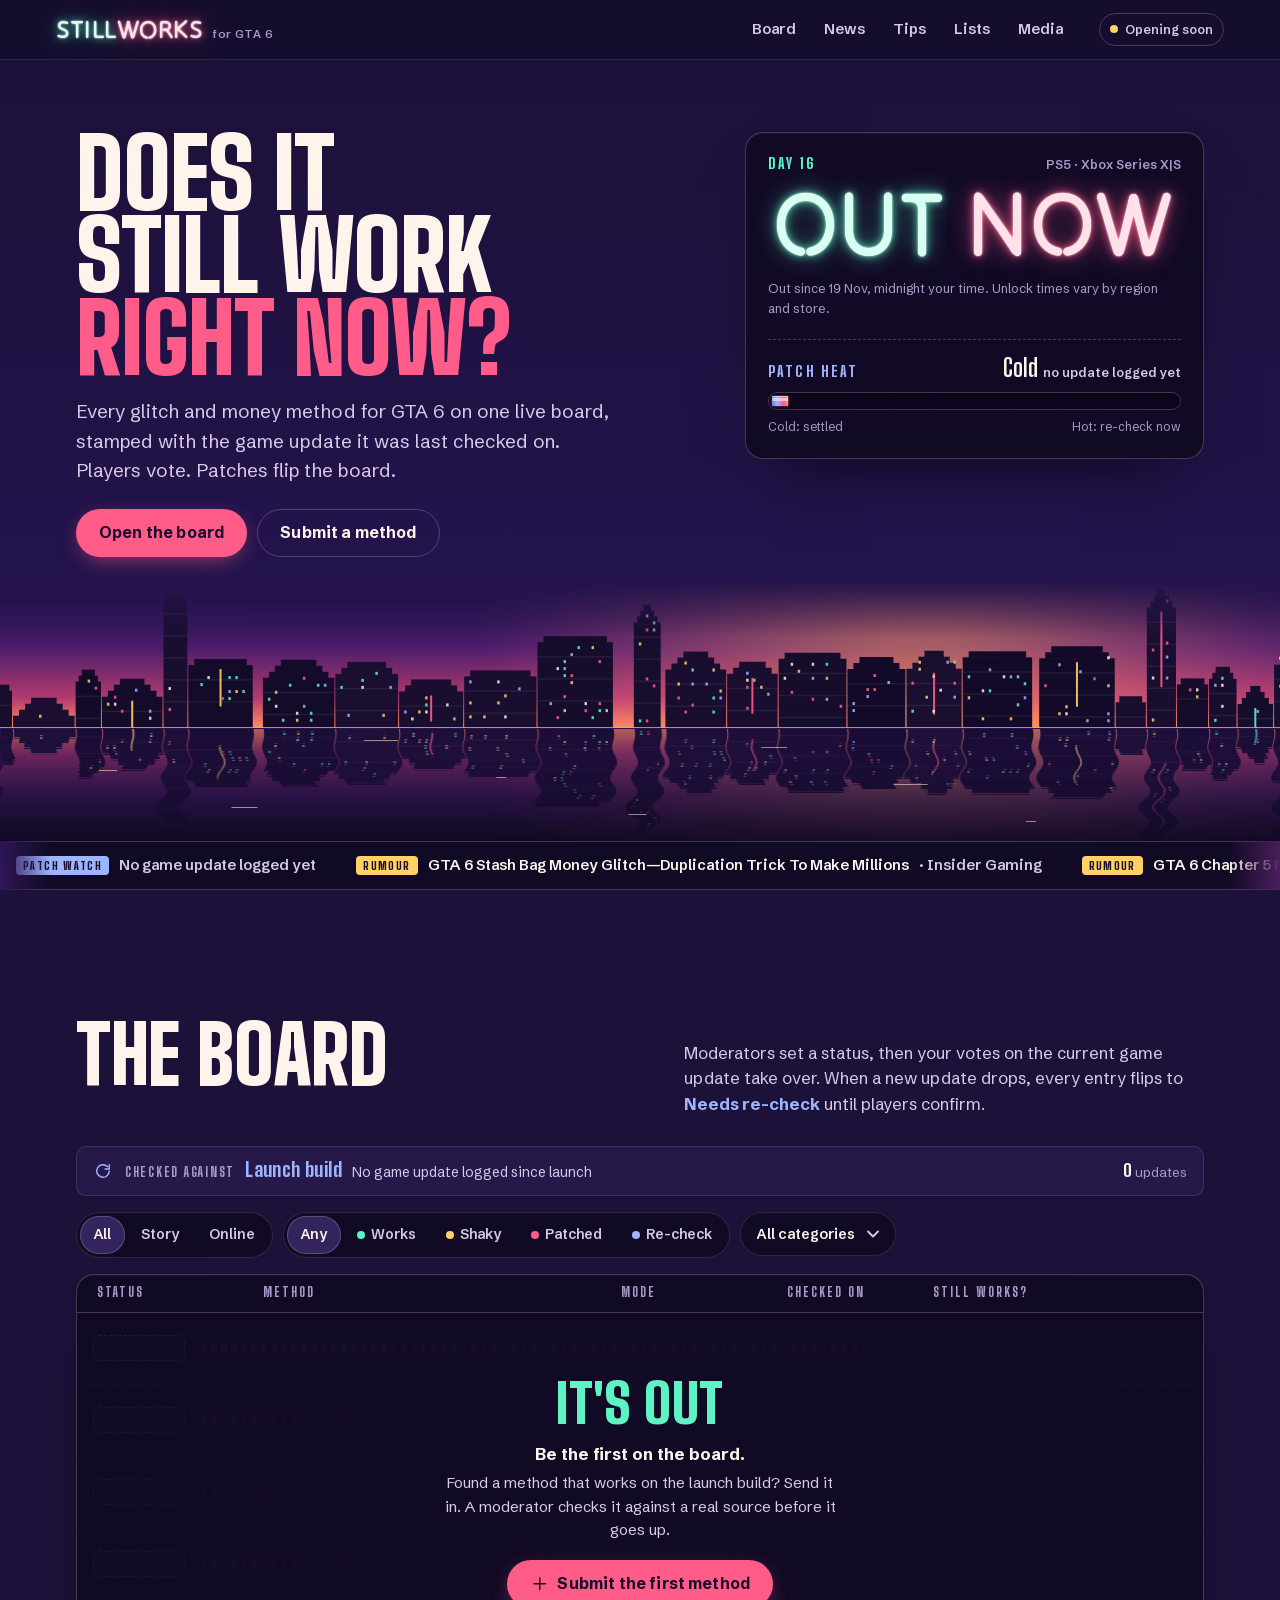
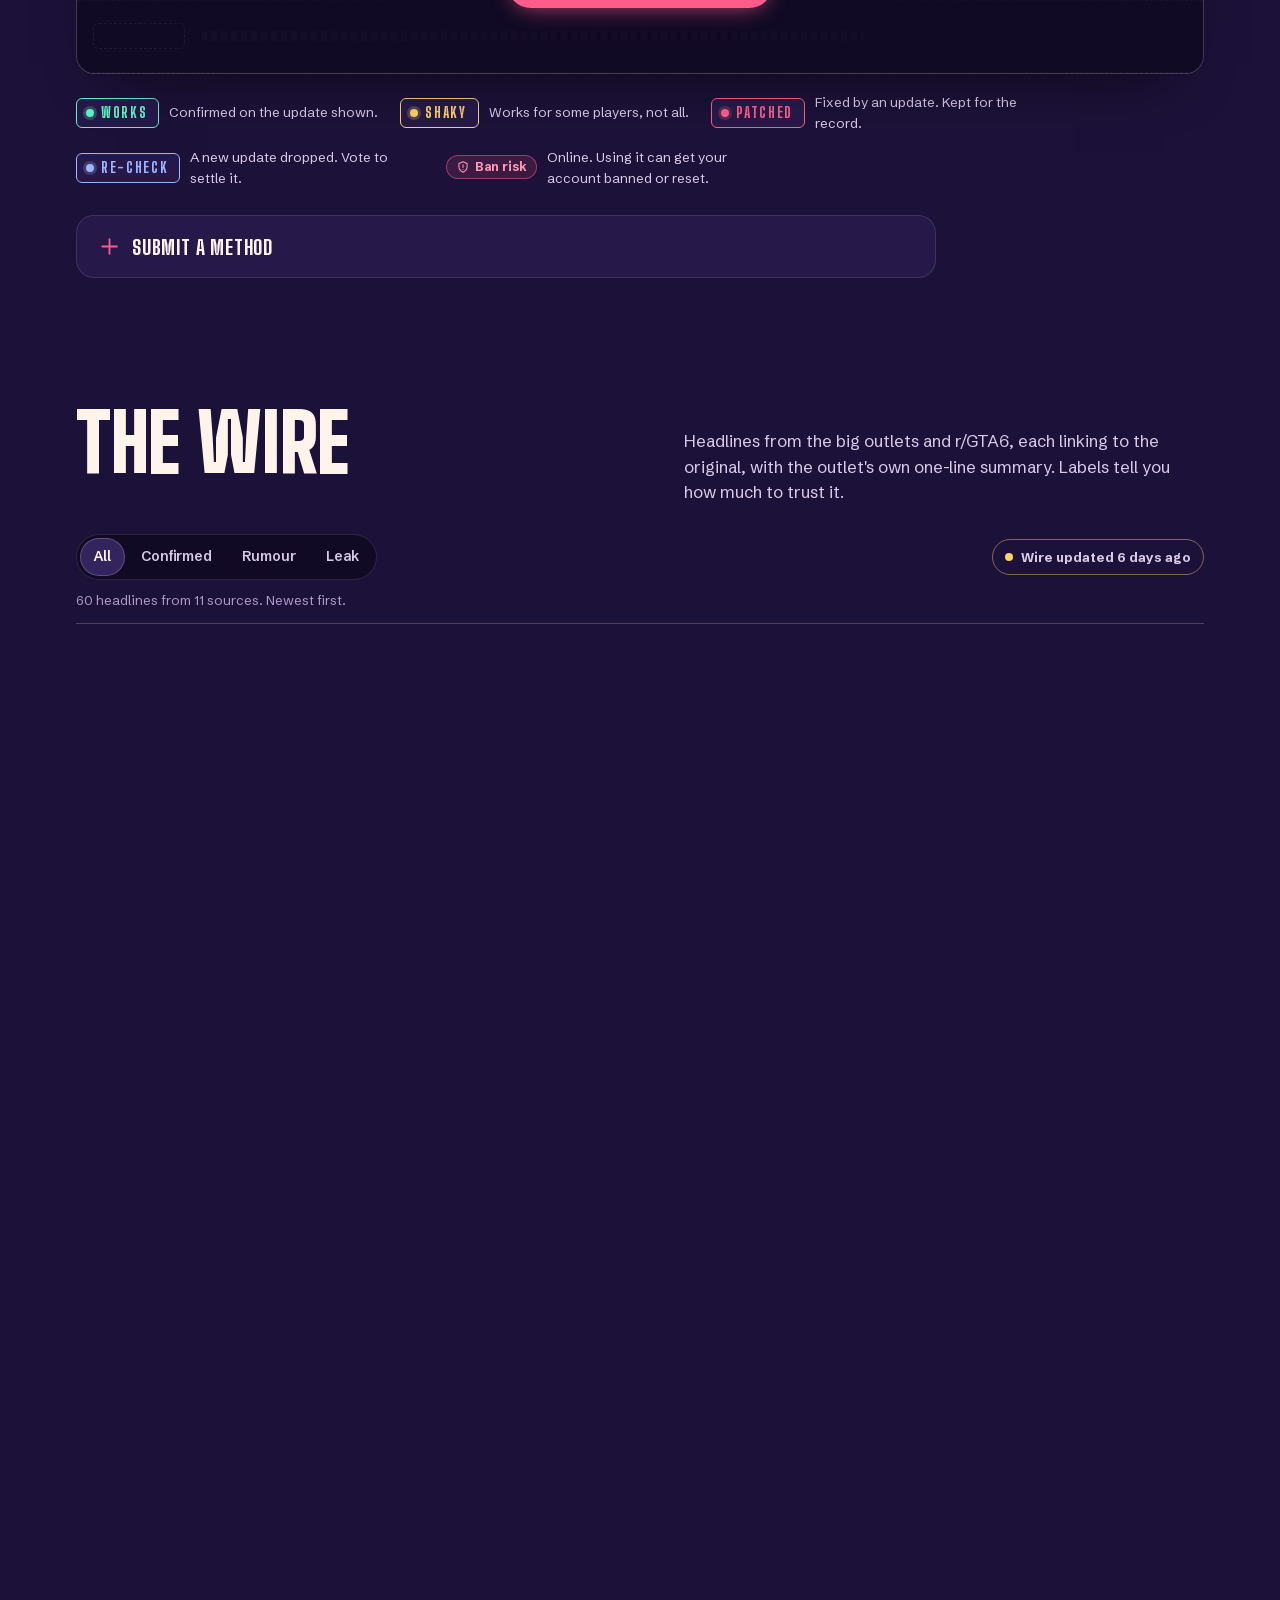
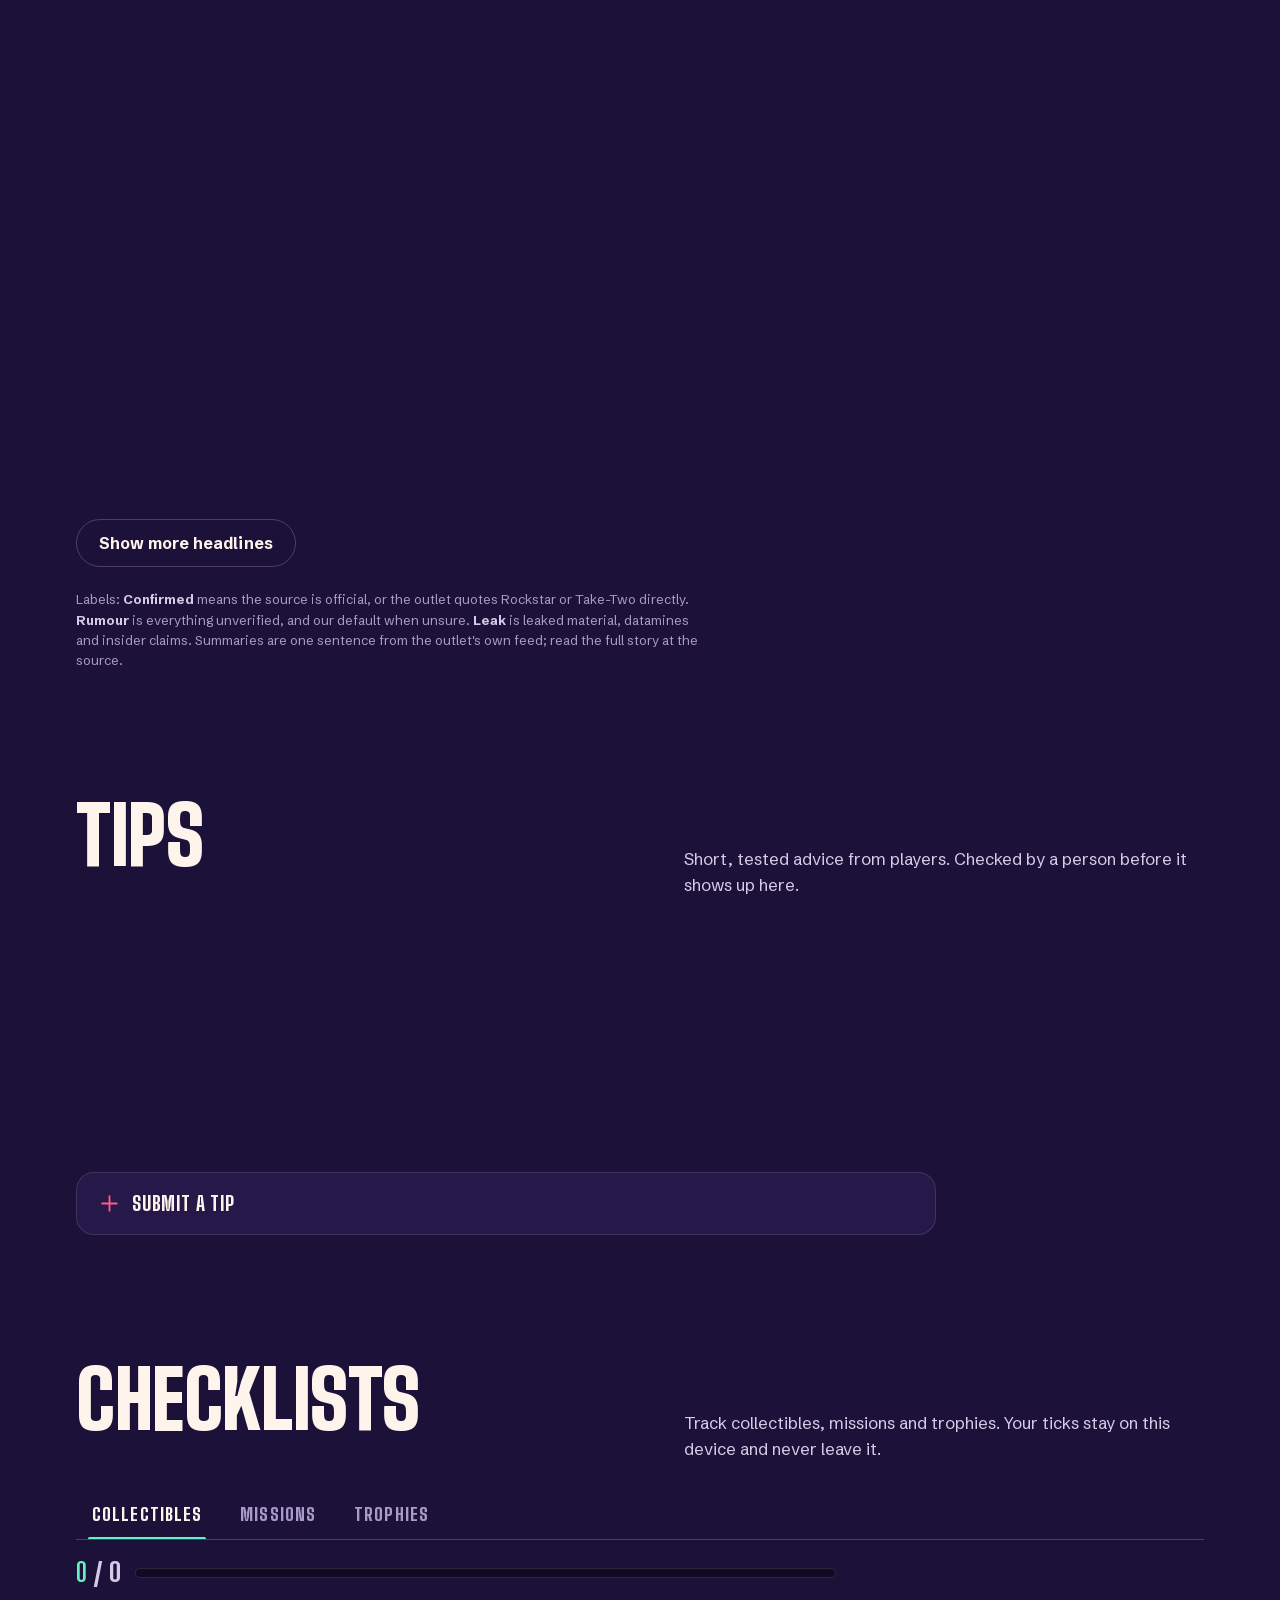
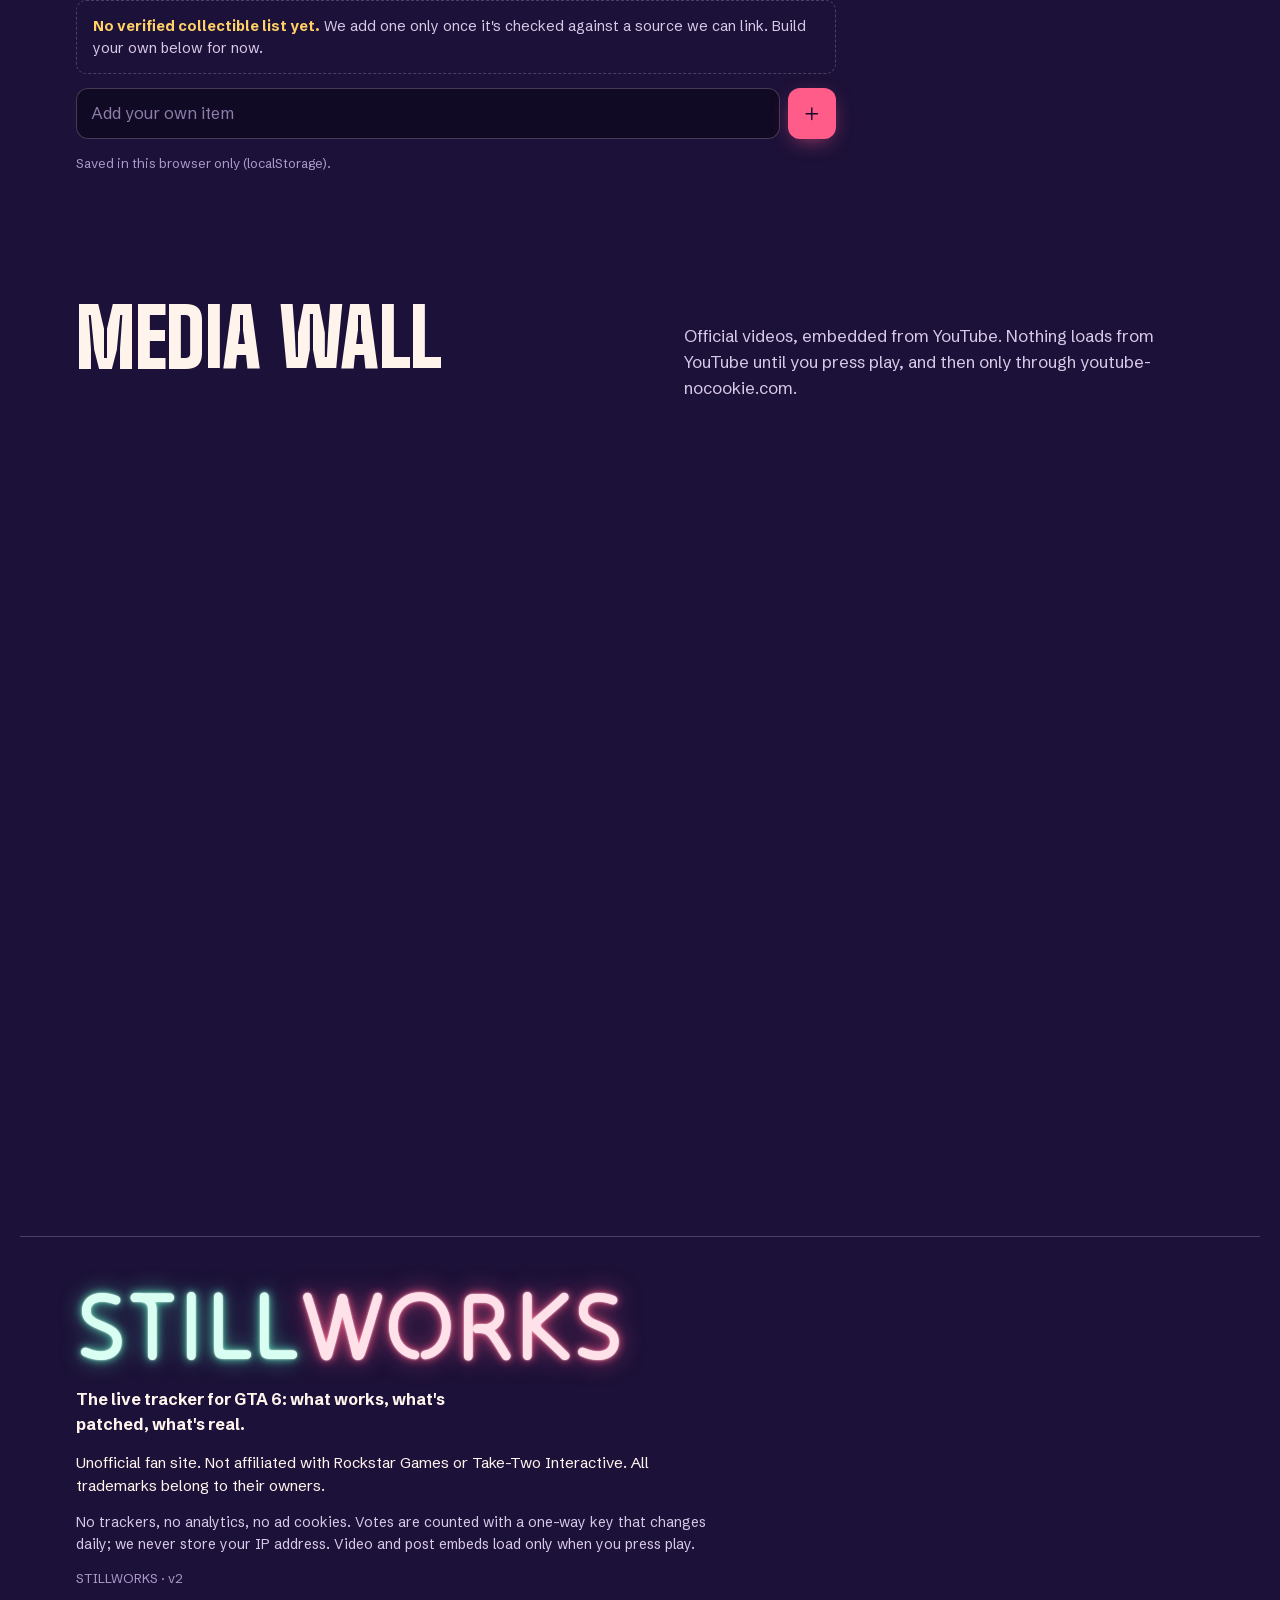
<file: stillworks/index.html>
<!doctype html>
<html lang="en">
<head>
  <meta charset="utf-8">
  <meta name="viewport" content="width=device-width, initial-scale=1, viewport-fit=cover">
  <title>STILLWORKS · The live tracker for GTA 6</title>
  <meta name="description" content="The live tracker for GTA 6: what works, what's patched, what's real. Glitch and money-method status by game update, news with Confirmed / Rumour / Leak labels, tips and checklists.">
  <meta name="color-scheme" content="dark">
  <meta name="theme-color" content="#1c1138">
  <meta name="referrer" content="strict-origin-when-cross-origin">
  <meta http-equiv="Content-Security-Policy" content="default-src 'self'; script-src 'self' https://platform.twitter.com; style-src 'self'; img-src 'self' data:; font-src 'self'; connect-src 'self'; frame-src https://www.youtube-nocookie.com https://platform.twitter.com https://syndication.twitter.com; base-uri 'self'; form-action 'self'; object-src 'none'">
  <link rel="canonical" href="https://firststarwebstudio.com/stillworks/">
  <meta property="og:type" content="website">
  <meta property="og:site_name" content="STILLWORKS">
  <meta property="og:url" content="https://firststarwebstudio.com/stillworks/">
  <meta property="og:title" content="STILLWORKS · The live tracker for GTA 6">
  <meta property="og:description" content="Does it still work right now? GTA 6 glitch and money-method status by game update, a labelled news wire and checklists. Unofficial fan site.">
  <meta property="og:image" content="https://firststarwebstudio.com/stillworks/og.png">
  <meta property="og:image:type" content="image/png">
  <meta property="og:image:width" content="1200">
  <meta property="og:image:height" content="630">
  <meta property="og:image:alt" content="STILLWORKS share card: neon wordmark over a dusk skyline, the line 'Does it still work right now?' and a 19 Nov launch board.">
  <meta property="og:locale" content="en_GB">
  <meta name="twitter:card" content="summary_large_image">
  <meta name="twitter:title" content="STILLWORKS · The live tracker for GTA 6">
  <meta name="twitter:description" content="Does it still work right now? Glitch and money-method status by game update, plus a labelled news wire. Unofficial fan site.">
  <meta name="twitter:image" content="https://firststarwebstudio.com/stillworks/og.png">
  <meta name="twitter:image:alt" content="STILLWORKS share card: neon wordmark over a dusk skyline and a 19 Nov launch board.">
  <link rel="manifest" href="manifest.webmanifest">
  <link rel="icon" href="icons/favicon.svg" type="image/svg+xml" sizes="any">
  <link rel="icon" href="icons/icon-192.png" type="image/png" sizes="192x192">
  <link rel="apple-touch-icon" href="icons/apple-touch-icon.png">
  <link rel="preload" href="fonts/big-shoulders-display.woff2" as="font" type="font/woff2" crossorigin>
  <link rel="preload" href="fonts/schibsted-grotesk.woff2" as="font" type="font/woff2" crossorigin>
  <link rel="preload" href="fonts/tilt-neon.woff2" as="font" type="font/woff2" crossorigin>
  <link rel="stylesheet" href="styles.css?v=2.2">
  <script src="brand.js?v=2.2" defer></script>
  <script src="app.js?v=2.2" defer></script>
</head>
<body>
<svg class="sprite" aria-hidden="true" focusable="false">
  <symbol id="i-board" viewBox="0 0 24 24"><rect x="3" y="4" width="18" height="16" rx="2"/><path d="M3 9.3h18M3 14.7h18M8.5 4v16"/></symbol>
  <symbol id="i-news" viewBox="0 0 24 24"><path d="M4 5h12.5v14H6a2 2 0 0 1-2-2z"/><path d="M16.5 9H20v8a2 2 0 0 1-2 2h-1.5"/><path d="M7.5 9h5.5M7.5 12.5h5.5M7.5 16h3"/></symbol>
  <symbol id="i-tips" viewBox="0 0 24 24"><path d="M4 5h16v11H9.5L5 20v-4H4z"/><path d="M12 8v4M12 14.2v.01"/></symbol>
  <symbol id="i-lists" viewBox="0 0 24 24"><path d="M10 6.5h10M10 12h10M10 17.5h10"/><path d="M3.8 6.5l1.4 1.4 2.6-2.6M3.8 12l1.4 1.4 2.6-2.6"/><circle cx="5.6" cy="17.5" r="1.5"/></symbol>
  <symbol id="i-media" viewBox="0 0 24 24"><rect x="3" y="5" width="18" height="14" rx="2"/><path d="M10.2 9.4v5.2l4.4-2.6z"/></symbol>
  <symbol id="i-out" viewBox="0 0 24 24"><path d="M7 17 17 7M9 7h8v8"/></symbol>
  <symbol id="i-shield" viewBox="0 0 24 24"><path d="M12 3l7 3v5c0 4.6-3 8-7 10-4-2-7-5.4-7-10V6z"/><path d="M12 8v5M12 16.2v.01"/></symbol>
  <symbol id="i-check" viewBox="0 0 24 24"><path d="M5 12.5l4.5 4.5L19 7.5"/></symbol>
  <symbol id="i-x" viewBox="0 0 24 24"><path d="M6.5 6.5l11 11M17.5 6.5l-11 11"/></symbol>
  <symbol id="i-plus" viewBox="0 0 24 24"><path d="M12 5v14M5 12h14"/></symbol>
  <symbol id="i-trash" viewBox="0 0 24 24"><path d="M4 7h16M10 11v6M14 11v6M6 7l1 13h10l1-13M9 7V4h6v3"/></symbol>
  <symbol id="i-recheck" viewBox="0 0 24 24"><path d="M19.5 12a7.5 7.5 0 1 1-2.2-5.3"/><path d="M19.5 4.5v5h-5"/></symbol>
  <symbol id="i-play" viewBox="0 0 24 24"><path d="M8 5.5v13l10.5-6.5z"/></symbol>
  <symbol id="i-install" viewBox="0 0 24 24"><path d="M12 4v11M7.5 10.5 12 15l4.5-4.5M5 19.5h14"/></symbol>
</svg>

<a class="skip" href="#main">Skip to content</a>

<header class="top" id="top">
  <a class="logo" href="#main" aria-label="STILLWORKS home" data-brand-label>
    <span class="logo-neon" data-logo aria-hidden="true"><span class="n1">STILL</span><span class="n2">WORKS</span></span>
    <span class="logo-for">for GTA&nbsp;6</span>
  </a>
  <nav class="top-nav" aria-label="Sections">
    <a href="#board">Board</a><a href="#news">News</a><a href="#tips">Tips</a><a href="#lists">Lists</a><a href="#media">Media</a>
  </nav>
  <div class="top-right">
    <button class="btn-install" type="button" hidden><svg class="ic"><use href="#i-install"/></svg><span>Install</span></button>
    <p class="live-pill" data-live="checking" role="status"><span class="bulb" aria-hidden="true"></span><span class="live-text">Checking board</span></p>
  </div>
</header>

<main id="main">
  <!-- In-app "not found": shown when a link points at a section that doesn't exist -->
  <section class="lost" id="lost" aria-labelledby="lost-title" hidden>
    <div class="lost-in">
      <p class="lost-code" aria-hidden="true"><span>4</span><span>0</span><span>4</span></p>
      <h2 id="lost-title" class="lost-title">Wrong turn off the strip</h2>
      <p class="lost-copy">There's nothing at <code class="lost-path"></code>. The page may have moved, or the link was mistyped.</p>
      <div class="lost-cta">
        <a class="btn btn-hot" href="#board">Open the board</a>
        <a class="btn btn-ghost" href="#news">Read the wire</a>
      </div>
    </div>
  </section>

  <!-- HERO -->
  <section class="hero" aria-labelledby="hero-title">
    <div class="hero-grid">
      <div class="hero-copy">
        <h1 id="hero-title" class="hero-title"><span>Does it</span> <span>still work</span> <span class="hot">right now?</span></h1>
        <p class="hero-lead">Every glitch and money method for GTA&nbsp;6 on one live board, stamped with the game update it was last checked on. Players vote. Patches flip the board.</p>
        <div class="hero-cta">
          <a class="btn btn-hot" href="#board">Open the board</a>
          <a class="btn btn-ghost" href="#submit-method" data-open-form="method">Submit a method</a>
        </div>
      </div>

      <div class="tote" aria-labelledby="tote-label">
        <div class="tote-head">
          <p id="tote-label" class="tote-label">Launch in</p>
          <p class="tote-plat">PS5 · Xbox Series X|S</p>
        </div>
        <div class="tote-digits" role="timer" aria-live="off" aria-label="Time until launch">
          <div class="tote-unit"><div class="flaps" data-unit="d"></div><span class="unit-label">Days</span></div>
          <span class="tote-sep" aria-hidden="true">:</span>
          <div class="tote-unit"><div class="flaps" data-unit="h"></div><span class="unit-label">Hrs</span></div>
          <span class="tote-sep" aria-hidden="true">:</span>
          <div class="tote-unit"><div class="flaps" data-unit="m"></div><span class="unit-label">Min</span></div>
          <span class="tote-sep" aria-hidden="true">:</span>
          <div class="tote-unit"><div class="flaps" data-unit="s"></div><span class="unit-label">Sec</span></div>
        </div>
        <div class="tote-out" aria-hidden="true"><p class="out-now"><span class="n1">OUT</span> <span class="n2">NOW</span></p></div>
        <p class="sr-only" id="countdown-text"></p>
        <p class="tote-note">19 Nov 2026, midnight your time. Unlock times vary by region and store.</p>

        <div class="heat" role="meter" aria-valuemin="0" aria-valuemax="100" aria-valuenow="0" aria-labelledby="heat-title">
          <div class="heat-top">
            <p id="heat-title" class="heat-title">The wait</p>
            <p class="heat-read"><strong class="heat-pct">0%</strong> <span class="heat-sub">over</span></p>
          </div>
          <div class="heat-tube"><div class="heat-fill"></div><div class="heat-ticks" aria-hidden="true"></div></div>
          <div class="heat-ends"><span class="heat-from">Trailer 1 · 5 Dec 2023</span><span class="heat-to">Launch · 19 Nov 2026</span></div>
        </div>
      </div>
    </div>

    <div class="horizon" aria-hidden="true"><canvas id="dusk"></canvas></div>

    <div class="ticker" aria-label="Latest headlines">
      <div class="ticker-track"><p class="ticker-item"><span class="tk-tag tk-recheck">Patch watch</span> No game update logged yet</p></div>
    </div>
  </section>

  <!-- BOARD -->
  <section class="sec sec-board" id="board" aria-labelledby="board-title">
    <div class="sec-head">
      <h2 id="board-title">The board</h2>
      <span class="deco-rule" aria-hidden="true"><i></i><i></i><i></i></span>
      <p class="sec-lead">Moderators set a status, then your votes on the current game update take over. When a new update drops, every entry flips to <em>Needs re-check</em> until players confirm.</p>
    </div>

    <div class="update-strip">
      <svg class="ic" aria-hidden="true"><use href="#i-recheck"/></svg>
      <p class="update-text"><span class="u-label">Checked against</span> <strong class="u-version">Launch build</strong> <span class="u-meta">No game update logged yet</span></p>
      <p class="u-count"><strong>0</strong> updates</p>
    </div>

    <div class="filters" role="group" aria-label="Filter the board">
      <div class="seg" role="radiogroup" aria-label="Mode">
        <button type="button" role="radio" aria-checked="true" data-filter="mode" data-value="all">All</button>
        <button type="button" role="radio" aria-checked="false" data-filter="mode" data-value="story">Story</button>
        <button type="button" role="radio" aria-checked="false" data-filter="mode" data-value="online">Online</button>
      </div>
      <div class="seg seg-status" role="radiogroup" aria-label="Status">
        <button type="button" role="radio" aria-checked="true" data-filter="status" data-value="all">Any</button>
        <button type="button" role="radio" aria-checked="false" data-filter="status" data-value="works"><i class="dot works"></i>Works</button>
        <button type="button" role="radio" aria-checked="false" data-filter="status" data-value="shaky"><i class="dot shaky"></i>Shaky</button>
        <button type="button" role="radio" aria-checked="false" data-filter="status" data-value="patched"><i class="dot patched"></i>Patched</button>
        <button type="button" role="radio" aria-checked="false" data-filter="status" data-value="recheck"><i class="dot recheck"></i>Re-check</button>
      </div>
      <label class="select">
        <span class="sr-only">Category</span>
        <select data-filter-select="category">
          <option value="all">All categories</option>
          <option value="money">Money</option>
          <option value="glitch">Glitches</option>
          <option value="vehicles">Vehicles</option>
          <option value="weapons">Weapons</option>
          <option value="movement">Movement</option>
          <option value="missions">Missions</option>
          <option value="other">Other</option>
        </select>
      </label>
    </div>

    <div class="board" data-reveal="sweep">
      <div class="board-head" aria-hidden="true">
        <span>Status</span><span>Method</span><span>Mode</span><span>Checked on</span><span>Still works?</span>
      </div>
      <ol class="board-rows" aria-label="Tracked methods"></ol>
      <div class="board-empty">
        <div class="ghost-rows" aria-hidden="true">
          <span></span><span></span><span></span><span></span><span></span>
        </div>
        <div class="empty-card">
          <p class="empty-big">Launches 19 Nov</p>
          <p class="empty-copy"><span class="empty-line">Be the first to submit.</span> Nothing is listed until a moderator checks it against a real source. No guesses, no filler.</p>
          <a class="btn btn-hot" href="#submit-method" data-open-form="method"><svg class="ic"><use href="#i-plus"/></svg>Submit a method</a>
        </div>
      </div>
    </div>

    <dl class="legend">
      <div><dt><span class="chip works"><i class="dot works"></i>Works</span></dt><dd>Confirmed on the update shown.</dd></div>
      <div><dt><span class="chip shaky"><i class="dot shaky"></i>Shaky</span></dt><dd>Works for some players, not all.</dd></div>
      <div><dt><span class="chip patched"><i class="dot patched"></i>Patched</span></dt><dd>Fixed by an update. Kept for the record.</dd></div>
      <div><dt><span class="chip recheck"><i class="dot recheck"></i>Re-check</span></dt><dd>A new update dropped. Vote to settle it.</dd></div>
      <div><dt><span class="ban"><svg class="ic"><use href="#i-shield"/></svg>Ban risk</span></dt><dd>Online. Using it can get your account banned or reset.</dd></div>
    </dl>

    <div class="form-wrap" id="submit-method" data-form-panel="method">
      <button class="form-toggle" type="button" aria-expanded="false" aria-controls="form-method">
        <svg class="ic"><use href="#i-plus"/></svg><span>Submit a method</span>
      </button>
      <form class="sub-form" id="form-method" data-kind="method" hidden novalidate>
        <p class="form-intro">Every submission goes to a moderation queue. Nothing is published until a person checks it. No cracks, mod menus, paid services, or account or cash selling.</p>
        <div class="field">
          <label for="m-title">Name it</label>
          <input id="m-title" name="title" required minlength="4" maxlength="90" autocomplete="off" placeholder="What players would search for">
        </div>
        <div class="field-row">
          <div class="field">
            <label for="m-category">Category</label>
            <select id="m-category" name="category">
              <option value="money">Money</option><option value="glitch">Glitch</option><option value="vehicles">Vehicles</option>
              <option value="weapons">Weapons</option><option value="movement">Movement</option><option value="missions">Missions</option><option value="other">Other</option>
            </select>
          </div>
          <fieldset class="field">
            <legend>Mode</legend>
            <div class="radios">
              <label><input type="radio" name="mode" value="story" checked><span>Story</span></label>
              <label><input type="radio" name="mode" value="online"><span>Online</span></label>
            </div>
          </fieldset>
          <fieldset class="field">
            <legend>Platform</legend>
            <div class="radios">
              <label><input type="radio" name="platform" value="both" checked><span>Both</span></label>
              <label><input type="radio" name="platform" value="ps5"><span>PS5</span></label>
              <label><input type="radio" name="platform" value="xbox"><span>Xbox</span></label>
            </div>
          </fieldset>
        </div>
        <div class="field">
          <label for="m-body">Steps</label>
          <textarea id="m-body" name="body" required minlength="20" maxlength="1200" rows="5" placeholder="Exact steps, and the game update you tested it on"></textarea>
        </div>
        <div class="field">
          <label for="m-source">Proof link <span class="opt">optional, https only</span></label>
          <input id="m-source" name="source_url" type="url" inputmode="url" maxlength="300" placeholder="https://www.youtube.com/watch?v=…">
        </div>
        <div class="ban-ack" hidden>
          <svg class="ic"><use href="#i-shield"/></svg>
          <label><input type="checkbox" name="ack_ban_risk"> I understand online exploits can get accounts banned or reset. The entry will carry a ban-risk badge.</label>
        </div>
        <div class="hp" aria-hidden="true"><label>Leave empty <input name="website" tabindex="-1" autocomplete="off"></label></div>
        <div class="form-foot">
          <button class="btn btn-hot" type="submit">Send to moderation</button>
          <p class="form-status" role="status" aria-live="polite"></p>
        </div>
      </form>
    </div>
  </section>

  <!-- NEWS -->
  <section class="sec sec-news" id="news" aria-labelledby="news-title">
    <div class="sec-head">
      <h2 id="news-title">The wire</h2>
      <span class="deco-rule" aria-hidden="true"><i></i><i></i><i></i></span>
      <p class="sec-lead">Headlines from the big outlets and r/GTA6, each linking to the original, with the outlet's own one-line summary. Labels tell you how much to trust it.</p>
    </div>
    <div class="news-bar">
      <div class="seg" role="radiogroup" aria-label="Label">
        <button type="button" role="radio" aria-checked="true" data-news="all">All</button>
        <button type="button" role="radio" aria-checked="false" data-news="Confirmed">Confirmed</button>
        <button type="button" role="radio" aria-checked="false" data-news="Rumour">Rumour</button>
        <button type="button" role="radio" aria-checked="false" data-news="Leak">Leak</button>
      </div>
      <p class="news-fresh" data-fresh="unknown"><span class="bulb" aria-hidden="true"></span><span class="fresh-text">Checking the wire</span></p>
    </div>
    <p class="news-meta"></p>
    <ol class="news-list" aria-label="Headlines"></ol>
    <div class="news-empty" hidden>
      <p class="empty-big">The wire is quiet</p>
      <p class="empty-copy">No headlines loaded right now. The wire refreshes from public feeds about every ten minutes; this page checks for new ones on its own.</p>
    </div>
    <button class="btn btn-ghost news-more" type="button" hidden>Show more headlines</button>
    <p class="fine">Labels: <strong>Confirmed</strong> means the source is official, or the outlet quotes Rockstar or Take-Two directly. <strong>Rumour</strong> is everything unverified, and our default when unsure. <strong>Leak</strong> is leaked material, datamines and insider claims. Summaries are one sentence from the outlet's own feed; read the full story at the source.</p>
  </section>

  <!-- TIPS -->
  <section class="sec sec-tips" id="tips" aria-labelledby="tips-title">
    <div class="sec-head">
      <h2 id="tips-title">Tips</h2>
      <span class="deco-rule" aria-hidden="true"><i></i><i></i><i></i></span>
      <p class="sec-lead">Short, tested advice from players. Checked by a person before it shows up here.</p>
    </div>
    <div class="tips-wrap">
      <ol class="tips-list" aria-label="Tips"></ol>
      <div class="postcard" data-reveal="card">
        <p class="postcard-stamp" aria-hidden="true">19<span>Nov</span></p>
        <p class="empty-big">No tips yet</p>
        <p class="empty-copy"><span class="empty-line">Launches 19 Nov. Be the first to submit.</span> The best tips are one thing you learned the hard way, in two or three sentences.</p>
        <a class="btn btn-ghost" href="#submit-tip" data-open-form="tip"><svg class="ic"><use href="#i-plus"/></svg>Submit a tip</a>
      </div>
    </div>
    <div class="form-wrap" id="submit-tip" data-form-panel="tip">
      <button class="form-toggle" type="button" aria-expanded="false" aria-controls="form-tip">
        <svg class="ic"><use href="#i-plus"/></svg><span>Submit a tip</span>
      </button>
      <form class="sub-form" id="form-tip" data-kind="tip" hidden novalidate>
        <p class="form-intro">Tips go to the same moderation queue as methods. Keep it short and specific.</p>
        <div class="field">
          <label for="t-title">Headline</label>
          <input id="t-title" name="title" required minlength="4" maxlength="90" autocomplete="off" placeholder="The tip in a few words">
        </div>
        <div class="field-row">
          <div class="field">
            <label for="t-category">Category</label>
            <select id="t-category" name="category">
              <option value="other">General</option><option value="money">Money</option><option value="vehicles">Vehicles</option>
              <option value="weapons">Weapons</option><option value="movement">Movement</option><option value="missions">Missions</option>
            </select>
          </div>
          <fieldset class="field">
            <legend>Mode</legend>
            <div class="radios">
              <label><input type="radio" name="mode" value="story" checked><span>Story</span></label>
              <label><input type="radio" name="mode" value="online"><span>Online</span></label>
            </div>
          </fieldset>
        </div>
        <div class="field">
          <label for="t-body">The tip</label>
          <textarea id="t-body" name="body" required minlength="20" maxlength="1200" rows="4" placeholder="What to do, and why it helps"></textarea>
        </div>
        <div class="ban-ack" hidden>
          <svg class="ic"><use href="#i-shield"/></svg>
          <label><input type="checkbox" name="ack_ban_risk"> I understand anything that abuses online play can get accounts banned or reset.</label>
        </div>
        <div class="hp" aria-hidden="true"><label>Leave empty <input name="website" tabindex="-1" autocomplete="off"></label></div>
        <div class="form-foot">
          <button class="btn btn-hot" type="submit">Send to moderation</button>
          <p class="form-status" role="status" aria-live="polite"></p>
        </div>
      </form>
    </div>
  </section>

  <!-- CHECKLISTS -->
  <section class="sec sec-lists" id="lists" aria-labelledby="lists-title">
    <div class="sec-head">
      <h2 id="lists-title">Checklists</h2>
      <span class="deco-rule" aria-hidden="true"><i></i><i></i><i></i></span>
      <p class="sec-lead">Track collectibles, missions and trophies. Your ticks stay on this device and never leave it.</p>
    </div>
    <div class="tabs" role="tablist" aria-label="Checklist">
      <button type="button" role="tab" id="tab-collectibles" aria-controls="panel-list" aria-selected="true" data-list="collectibles">Collectibles</button>
      <button type="button" role="tab" id="tab-missions" aria-controls="panel-list" aria-selected="false" tabindex="-1" data-list="missions">Missions</button>
      <button type="button" role="tab" id="tab-trophies" aria-controls="panel-list" aria-selected="false" tabindex="-1" data-list="trophies">Trophies</button>
    </div>
    <div class="list-panel" id="panel-list" role="tabpanel" aria-labelledby="tab-collectibles">
      <div class="list-progress">
        <p class="lp-count"><strong class="lp-done">0</strong><span> / </span><span class="lp-total">0</span></p>
        <div class="lp-bar" aria-hidden="true"><div class="lp-fill"></div></div>
      </div>
      <p class="list-official"></p>
      <ul class="check-list"></ul>
      <form class="add-item" autocomplete="off">
        <label class="sr-only" for="add-item-input">Add your own item</label>
        <input id="add-item-input" name="listitem" maxlength="80" placeholder="Add your own item">
        <button class="btn btn-hot btn-sq" type="submit" aria-label="Add item"><svg class="ic"><use href="#i-plus"/></svg></button>
      </form>
      <div class="list-tools">
        <button type="button" class="link-btn" data-clear-done>Clear ticked</button>
        <p class="fine">Saved in this browser only (localStorage).</p>
      </div>
    </div>
  </section>

  <!-- MEDIA -->
  <section class="sec sec-media" id="media" aria-labelledby="media-title">
    <div class="sec-head">
      <h2 id="media-title">Media wall</h2>
      <span class="deco-rule" aria-hidden="true"><i></i><i></i><i></i></span>
      <p class="sec-lead">Official videos, embedded from YouTube. Nothing loads from YouTube until you press play, and then only through youtube-nocookie.com.</p>
    </div>
    <ul class="media-grid"></ul>
  </section>
</main>

<footer class="foot">
  <p class="foot-logo" aria-hidden="true"><span data-logo><span class="n1">STILL</span><span class="n2">WORKS</span></span></p>
  <p class="foot-tag" data-tagline>The live tracker for GTA 6: what works, what's patched, what's real.</p>
  <p class="foot-legal">Unofficial fan site. Not affiliated with Rockstar Games or Take-Two Interactive. All trademarks belong to their owners.</p>
  <p class="foot-privacy">No trackers, no analytics, no ad cookies. Votes are counted with a one-way key that changes daily; we never store your IP address. Video and post embeds load only when you press play.</p>
  <p class="foot-small"><span data-brand>STILLWORKS</span> · v2</p>
</footer>

<nav class="tabbar" aria-label="Sections">
  <a href="#board"><svg class="ic"><use href="#i-board"/></svg><span>Board</span></a>
  <a href="#news"><svg class="ic"><use href="#i-news"/></svg><span>News</span></a>
  <a href="#tips"><svg class="ic"><use href="#i-tips"/></svg><span>Tips</span></a>
  <a href="#lists"><svg class="ic"><use href="#i-lists"/></svg><span>Lists</span></a>
  <a href="#media"><svg class="ic"><use href="#i-media"/></svg><span>Media</span></a>
</nav>

<div class="toast" role="status" aria-live="polite"></div>
<noscript><p class="noscript">The board, news and checklists need JavaScript. The rest of the page works without it.</p></noscript>
</body>
</html>
</file>
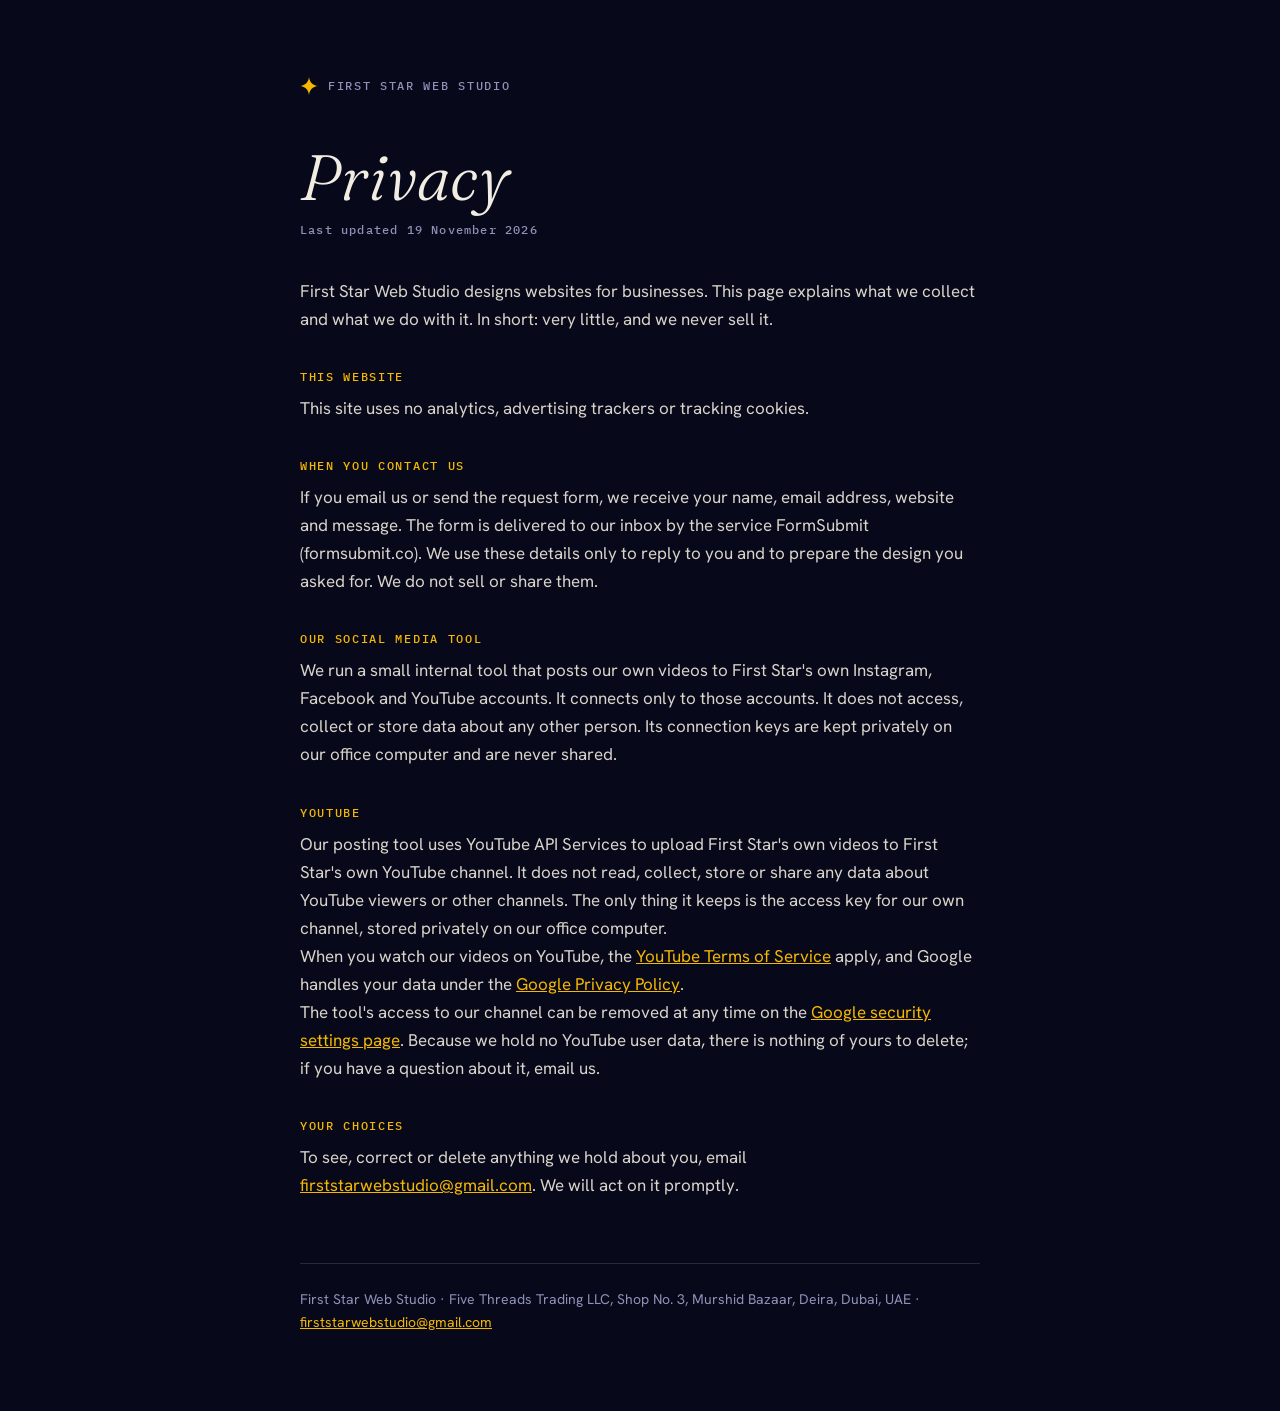
<file: privacy.html>
<!doctype html>
<html lang="en">
<head>
<meta charset="utf-8">
<meta name="viewport" content="width=device-width,initial-scale=1,viewport-fit=cover">
<title>Privacy · First Star Web Studio</title>
<meta name="description" content="How First Star Web Studio handles your details.">
<link rel="icon" href="img/favicon.svg?v=2" type="image/svg+xml"><link rel="icon" href="img/favicon.png?v=2" type="image/png" sizes="64x64">
<style>
@font-face{font-family:'HG';font-weight:400;font-display:swap;src:url(fonts/hanken-grotesk-latin-400-normal.woff2) format('woff2')}
@font-face{font-family:'FR';font-weight:300;font-style:italic;font-display:swap;src:url(fonts/fraunces-latin-300-italic.woff2) format('woff2')}
@font-face{font-family:'PM';font-weight:500;font-display:swap;src:url(fonts/ibm-plex-mono-latin-500-normal.woff2) format('woff2')}
:root{--ink:#07081a;--cream:#f2ede3;--mute:#8f92b8;--hair:rgba(242,237,227,.14);--gold:#f5b800;color-scheme:dark}
*{box-sizing:border-box;margin:0;padding:0}
body{background:var(--ink);color:var(--cream);font:400 17px/1.65 'HG',system-ui,sans-serif;padding:clamp(28px,6vw,80px) clamp(18px,5vw,56px)}
main{max-width:680px;margin:0 auto}
a{color:var(--gold)}
.top{display:flex;align-items:center;gap:10px;font:500 12px 'PM',monospace;letter-spacing:.14em;text-transform:uppercase;color:var(--mute);text-decoration:none;margin-bottom:48px}
.top svg{width:18px;height:18px}
h1{font:300 italic clamp(40px,7vw,64px)/1.05 'FR',Georgia,serif;margin-bottom:12px}
.date{font:500 12px 'PM',monospace;color:var(--mute);letter-spacing:.1em;margin-bottom:40px}
h2{font:500 12px 'PM',monospace;letter-spacing:.14em;text-transform:uppercase;color:var(--gold);margin:36px 0 10px}
p,li{color:#d9d4ca}
footer{margin-top:64px;padding-top:24px;border-top:1px solid var(--hair);font-size:14px;color:var(--mute)}
</style>
</head>
<body>
<main>
<a class="top" href="./"><svg viewBox="0 0 24 24" aria-hidden="true"><path fill="#f5b800" d="M12 0c.9 7.2 4.8 11.1 12 12-7.2.9-11.1 4.8-12 12-.9-7.2-4.8-11.1-12-12C7.2 11.1 11.1 7.2 12 0z"/></svg>First Star Web Studio</a>
<h1>Privacy</h1>
<p class="date">Last updated 19 November 2026</p>

<p>First Star Web Studio designs websites for businesses. This page explains what we collect and what we do with it. In short: very little, and we never sell it.</p>

<h2>This website</h2>
<p>This site uses no analytics, advertising trackers or tracking cookies.</p>

<h2>When you contact us</h2>
<p>If you email us or send the request form, we receive your name, email address, website and message. The form is delivered to our inbox by the service FormSubmit (formsubmit.co). We use these details only to reply to you and to prepare the design you asked for. We do not sell or share them.</p>

<h2>Our social media tool</h2>
<p>We run a small internal tool that posts our own videos to First Star's own Instagram, Facebook and YouTube accounts. It connects only to those accounts. It does not access, collect or store data about any other person. Its connection keys are kept privately on our office computer and are never shared.</p>

<h2>YouTube</h2>
<p>Our posting tool uses YouTube API Services to upload First Star's own videos to First Star's own YouTube channel. It does not read, collect, store or share any data about YouTube viewers or other channels. The only thing it keeps is the access key for our own channel, stored privately on our office computer.</p>
<p>When you watch our videos on YouTube, the <a href="https://www.youtube.com/t/terms">YouTube Terms of Service</a> apply, and Google handles your data under the <a href="https://policies.google.com/privacy">Google Privacy Policy</a>.</p>
<p>The tool's access to our channel can be removed at any time on the <a href="https://security.google.com/settings/security/permissions">Google security settings page</a>. Because we hold no YouTube user data, there is nothing of yours to delete; if you have a question about it, email us.</p>

<h2>Your choices</h2>
<p>To see, correct or delete anything we hold about you, email <a href="mailto:firststarwebstudio@gmail.com">firststarwebstudio@gmail.com</a>. We will act on it promptly.</p>

<footer>First Star Web Studio · Five Threads Trading LLC, Shop No. 3, Murshid Bazaar, Deira, Dubai, UAE · <a href="mailto:firststarwebstudio@gmail.com">firststarwebstudio@gmail.com</a></footer>
</main>
</body>
</html>
</file>
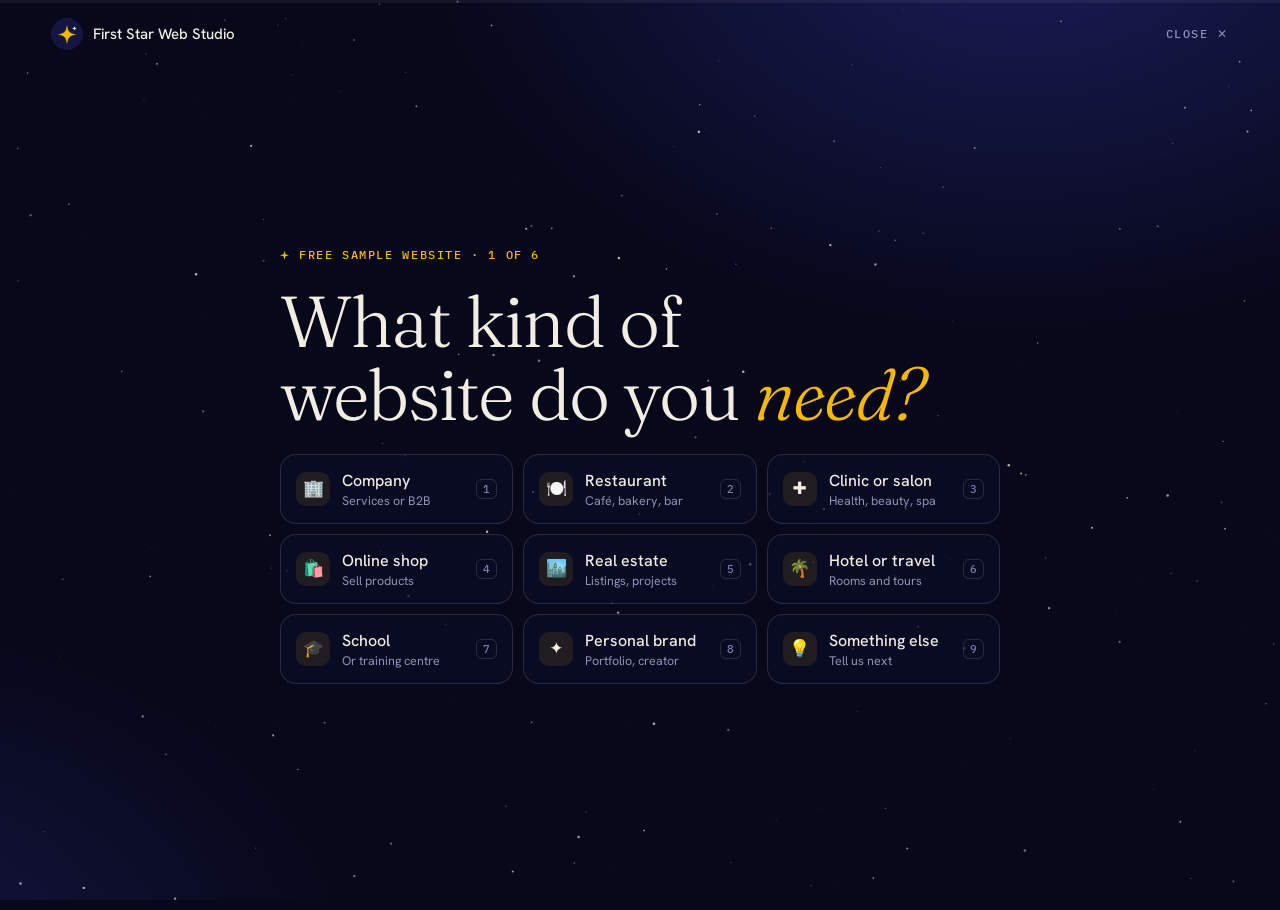
<file: request.html>
<!doctype html>
<html lang="en">
<head>
<meta charset="utf-8">
<meta name="viewport" content="width=device-width,initial-scale=1,viewport-fit=cover">
<title>Get a free sample website · First Star Web Studio</title>
<meta name="description" content="Answer six quick questions. We design a sample homepage for your business and email you a preview. Free, no commitment.">
<link rel="icon" href="img/favicon.svg?v=2" type="image/svg+xml"><link rel="icon" href="img/favicon.png?v=2" type="image/png" sizes="64x64">
<meta property="og:image" content="img/og.jpg">
<style>
@font-face{font-family:'HG';font-weight:400;font-display:swap;src:url(fonts/hanken-grotesk-latin-400-normal.woff2) format('woff2')}
@font-face{font-family:'HG';font-weight:500;font-display:swap;src:url(fonts/hanken-grotesk-latin-500-normal.woff2) format('woff2')}
@font-face{font-family:'FR';font-weight:300;font-style:italic;font-display:swap;src:url(fonts/fraunces-latin-300-italic.woff2) format('woff2')}
@font-face{font-family:'FR';font-weight:300;font-style:normal;font-display:swap;src:url(fonts/fraunces-latin-300-normal.woff2) format('woff2')}
@font-face{font-family:'PM';font-weight:500;font-display:swap;src:url(fonts/ibm-plex-mono-latin-500-normal.woff2) format('woff2')}
:root{
  --ink:#07081a; --ink2:#0c0e28; --cream:#f2ede3; --mute:#8f92b8; --dim:#7d80aa; --hair:rgba(242,237,227,.14);
  --gold:#f5b800; --gold2:#ffd35a; --err:#ff8a80;
  --sans:'HG',system-ui,-apple-system,sans-serif; --serif:'FR',Georgia,serif; --mono:'PM',ui-monospace,monospace;
  --pad:clamp(18px,4vw,56px); --ease:cubic-bezier(.16,1,.3,1); --spring:cubic-bezier(.34,1.56,.64,1);
  color-scheme:dark;
}
*{box-sizing:border-box;margin:0;padding:0}
html,body{height:100%}
html{background:var(--ink);-webkit-text-size-adjust:100%}
body{background:radial-gradient(1000px 700px at 80% -10%,#1b1d5a 0,transparent 60%),radial-gradient(800px 600px at -10% 110%,#151744 0,transparent 60%),var(--ink);color:var(--cream);font:400 16px/1.5 var(--sans);-webkit-font-smoothing:antialiased;overflow:hidden}
button,input,select{font:inherit;color:inherit}
::selection{background:var(--gold);color:var(--ink)}
#sky{position:fixed;inset:0;width:100%;height:100%;pointer-events:none}
.app{position:relative;height:100%;display:grid;grid-template-rows:auto 1fr auto;gap:12px;padding:calc(18px + env(safe-area-inset-top)) max(var(--pad),env(safe-area-inset-right)) calc(18px + env(safe-area-inset-bottom)) max(var(--pad),env(safe-area-inset-left))}
.top{display:flex;justify-content:space-between;align-items:center;gap:14px}
.brand{display:flex;gap:10px;align-items:center;text-decoration:none;color:inherit;font-weight:500;font-size:15px}
.brand img{width:32px;height:32px;border-radius:50%}
.mono{font:500 11.5px/1.3 var(--mono);letter-spacing:.14em;text-transform:uppercase}
.close{color:var(--mute);text-decoration:none}.close:hover{color:var(--gold)}
.bar{position:fixed;left:0;right:0;top:0;height:3px;background:rgba(242,237,227,.06);z-index:5}
.bar i{display:block;height:100%;width:0;background:linear-gradient(90deg,var(--gold),var(--gold2));box-shadow:0 0 18px var(--gold);transition:width .7s var(--ease)}

.stage{position:relative;min-height:0}
.q{position:absolute;inset:0;display:grid;align-content:center;justify-items:start;gap:22px;width:min(720px,100%);margin:0 auto;opacity:0;visibility:hidden;transform:translateY(40px);transition:opacity .45s var(--ease),transform .6s var(--ease),visibility 0s .6s;overflow-y:auto;padding-block:8px}
.q.on{opacity:1;visibility:visible;transform:none;transition:opacity .45s var(--ease) .08s,transform .65s var(--ease) .08s,visibility 0s}
.q.out{opacity:0;transform:translateY(-40px);visibility:hidden}
.step{color:var(--gold);display:flex;gap:10px;align-items:center}
.step::before{content:"";width:9px;height:9px;background:var(--gold);clip-path:polygon(50% 0,61% 39%,100% 50%,61% 61%,50% 100%,39% 61%,0 50%,39% 39%)}
h1,h2{font:300 clamp(34px,6.2vw,72px)/1.02 var(--serif);letter-spacing:-.025em;text-wrap:balance}
h1 em,h2 em{font-style:italic;color:var(--gold)}
.lede{color:rgba(242,237,227,.75);font-size:clamp(16px,2vw,19px);max-width:34em}

.opts{display:grid;grid-template-columns:repeat(3,minmax(0,1fr));gap:10px;width:100%}
@media (max-width:620px){.opts{grid-template-columns:repeat(2,minmax(0,1fr));gap:8px}.opts .wide{grid-column:1/-1}.opt{padding:10px 12px;gap:10px}.opt .ic{width:28px;height:28px;font-size:15px}.q[data-k="type"]{gap:16px}.q[data-k="type"] h1{font-size:32px}}
.opt{display:flex;gap:12px;align-items:center;text-align:left;padding:14px 15px;border-radius:16px;border:1px solid var(--hair);background:rgba(12,14,40,.6);cursor:pointer;min-width:0;opacity:0;transform:translateY(14px);transition:border-color .3s,background .3s}
.q.on .opt{opacity:1;transform:none;transition:opacity .5s var(--ease) calc(.18s + var(--i)*.04s),transform .6s var(--spring) calc(.18s + var(--i)*.04s),border-color .3s,background .3s}
.opt:hover{border-color:rgba(245,184,0,.55);background:rgba(245,184,0,.06)}
.opt:active{transform:scale(.97)!important}
.opt:focus-visible{outline:2px solid var(--gold2);outline-offset:2px}
.opt.picked{border-color:var(--gold);background:rgba(245,184,0,.14);box-shadow:inset 0 0 0 1px var(--gold)}
.opt .ic{width:34px;height:34px;flex:0 0 auto;border-radius:10px;background:rgba(245,184,0,.1);display:grid;place-items:center;font-size:17px}
.opt .tx{min-width:0}
.opt b{font-weight:500;display:block}
.opt small{color:var(--mute);font-size:12.5px;line-height:1.3;display:block}
.opt .k{margin-left:auto;font:500 11px var(--mono);color:var(--dim);border:1px solid var(--hair);border-radius:6px;padding:2px 6px}
@media (hover:none),(max-width:960px){.opt .k{display:none}}

.field{width:100%;display:grid;gap:12px}
.inp{width:100%;min-width:0;background:none;border:0;border-bottom:2px solid var(--hair);padding:10px 0 14px;font:300 clamp(24px,4.4vw,44px)/1.2 var(--serif);color:var(--cream);transition:border-color .3s;border-radius:0}
.inp::placeholder{color:var(--dim)}
.inp:focus{outline:none;border-color:var(--gold)}
.inp.small{font:400 17px/1.4 var(--sans);padding:10px 0 12px}
.row{display:flex;gap:12px;align-items:flex-end;width:100%}
.ccw{position:relative;flex:0 0 auto}
.cc{display:inline-flex;align-items:center;gap:10px;background:none;border:0;border-bottom:2px solid var(--hair);padding:10px 24px 14px 0;font:300 clamp(24px,4.4vw,44px)/1.2 var(--serif);color:var(--gold);cursor:pointer;position:relative;border-radius:0;white-space:nowrap;transition:border-color .3s}
.cc::after{content:"";position:absolute;right:4px;top:50%;width:7px;height:7px;border:solid var(--mute);border-width:0 1.6px 1.6px 0;transform:translateY(-70%) rotate(45deg);transition:transform .35s var(--spring)}
.cc[aria-expanded=true]::after{transform:translateY(-20%) rotate(-135deg)}
.cc:focus-visible,.cc[aria-expanded=true]{outline:none;border-color:var(--gold)}
.cc .fl{font-size:.8em;line-height:1;display:inline-block}
.cc.pop .fl{animation:flag .6s var(--spring)}
@keyframes flag{0%{transform:scale(.3) rotate(-25deg)}100%{transform:none}}
.ccp{position:absolute;left:0;bottom:calc(100% + 10px);width:min(340px,calc(100vw - 32px));background:var(--ink2);border:1px solid var(--hair);border-radius:18px;box-shadow:0 30px 80px -20px rgba(0,0,0,.7),0 0 0 1px rgba(245,184,0,.08);padding:10px;z-index:30;transform-origin:20% 100%;animation:ccin .35s var(--spring)}
.ccp[hidden]{display:none}
@keyframes ccin{from{opacity:0;transform:translateY(10px) scale(.94)}}
.ccq{width:100%;background:rgba(255,255,255,.04);border:1px solid var(--hair);border-radius:12px;padding:12px 14px;font:400 16px var(--sans);color:var(--cream)}
.ccq:focus{outline:none;border-color:var(--gold)}
.ccq::placeholder{color:var(--dim)}
.ccl{list-style:none;padding:0;margin:8px 0 0;max-height:min(260px,40vh);overflow:auto;overscroll-behavior:contain}
.ccl li{display:flex;align-items:center;gap:12px;padding:10px 12px;border-radius:10px;cursor:pointer;font-size:15px;color:var(--cream)}
.ccl li .f{font-size:20px;line-height:1}
.ccl li .d{margin-left:auto;font:500 13px var(--mono);color:var(--mute)}
.ccl li.act{background:rgba(245,184,0,.12)}.ccl li.act .d{color:var(--gold)}
.ccl .none{color:var(--mute);cursor:default}
.hint{color:var(--mute);font-size:13.5px}
.err{color:var(--err);font-size:14px;min-height:1.3em}
.shake{animation:shake .45s}
@keyframes shake{20%,60%{transform:translateX(-8px)}40%,80%{transform:translateX(8px)}}

.colors{display:flex;flex-wrap:wrap;gap:12px}
.dot{width:52px;height:52px;border-radius:50%;border:0;cursor:pointer;position:relative;box-shadow:inset 0 0 0 1px rgba(255,255,255,.18);opacity:0;transform:scale(.6)}
.q.on .dot{opacity:1;transform:none;transition:opacity .4s var(--ease) calc(.2s + var(--i)*.04s),transform .6s var(--spring) calc(.2s + var(--i)*.04s)}
.dot:hover{transform:scale(1.12)!important}
.dot:focus-visible{outline:2px solid var(--gold2);outline-offset:3px}
.dot.picked::after{content:"";position:absolute;inset:-6px;border-radius:50%;box-shadow:0 0 0 2px var(--gold)}
.dot.any{background:conic-gradient(#ff5a5f,#ffb400,#5ad16a,#3aa0ff,#9b5cff,#ff5a5f)}

.nav{display:flex;justify-content:space-between;align-items:center;gap:12px;width:min(720px,100%);margin:0 auto}
.nav[hidden]{display:none}
.back{display:inline-flex;gap:8px;align-items:center;height:48px;padding:0 16px 0 6px;border-radius:999px;border:0;background:none;color:var(--mute);cursor:pointer;transition:color .3s}
.back:hover{color:var(--cream)}
.back.hide{visibility:hidden}
.right{display:flex;gap:18px;align-items:center}
.go{display:inline-flex;align-items:center;gap:12px;height:58px;padding:0 28px;border-radius:999px;border:0;background:var(--gold);color:var(--ink);font:500 17px var(--sans);cursor:pointer;position:relative;isolation:isolate;transition:transform .4s var(--spring),opacity .3s}
.go::before{content:"";position:absolute;inset:6px;border-radius:inherit;background:var(--gold);filter:blur(18px);opacity:.5;transform:scale(.8);transition:.5s var(--ease);z-index:-1}
.go:hover::before{opacity:1;transform:scale(1)}
.go:active{transform:scale(.96)}
.go:focus-visible{outline:2px solid var(--cream);outline-offset:3px}
.go[disabled]{cursor:progress}
.go svg{width:16px;height:16px}
.go .enter{font:500 11px var(--mono);opacity:.6}
@media (hover:none),(max-width:620px){.go .enter{display:none}}
.go.gone{visibility:hidden}
.skip{background:none;border:0;color:var(--mute);text-decoration:underline;text-underline-offset:4px;cursor:pointer;font-size:15px}
.skip:hover{color:var(--gold)}
.skip.gone{display:none}

#rocket{position:fixed;left:0;top:0;width:44px;height:44px;pointer-events:none;z-index:20;opacity:0;filter:drop-shadow(0 0 14px #f5b800) drop-shadow(0 0 40px rgba(245,184,0,.6))}
.spark{position:fixed;width:5px;height:5px;border-radius:50%;background:#ffd35a;box-shadow:0 0 10px #f5b800;pointer-events:none;z-index:19;transition:transform .9s var(--ease),opacity .9s}
.done{position:absolute;inset:0;display:grid;align-content:center;justify-items:center;text-align:center;gap:20px;width:min(640px,100%);margin:0 auto;opacity:0;visibility:hidden;transform:scale(.96);transition:opacity .8s var(--ease),transform .9s var(--ease)}
.done.on{opacity:1;visibility:visible;transform:none}
.done .step{justify-content:center}
.done .lede{margin:0 auto}
.done .em{font:500 14px var(--mono);color:var(--gold);overflow-wrap:anywhere}
.home{display:inline-block;margin:6px 12px;color:var(--mute);text-decoration:none}.home:hover{color:var(--gold)}
@media (prefers-reduced-motion:reduce){.q,.q.on,.q .opt,.q .dot,.done{transition:none!important}.opt,.dot{opacity:1!important;transform:none!important}}
@media (max-height:640px){h1,h2{font-size:clamp(26px,5vw,42px)}.opt{padding:10px 12px}.opt .ic{display:none}.q{gap:14px}}
</style>
</head>
<body>
<canvas id="sky" aria-hidden="true"></canvas>
<div class="bar"><i id="prog"></i></div>
<div class="app">
  <header class="top">
    <a class="brand" href="./"><img src="img/logo-192.png" alt="">First Star Web Studio</a>
    <a class="close mono" href="./">Close ✕</a>
  </header>

  <main class="stage" id="stage">
    <section class="q on" data-k="type">
      <div class="step mono">Free sample website · 1 of 6</div>
      <h1>What kind of website do you <em>need?</em></h1>
      <div class="opts" role="group" aria-label="Website type">
        <button class="opt" type="button" style="--i:0" data-v="Company or business"><span class="ic">🏢</span><span class="tx"><b>Company</b><small>Services or B2B</small></span><span class="k">1</span></button>
        <button class="opt" type="button" style="--i:1" data-v="Restaurant or cafe"><span class="ic">🍽️</span><span class="tx"><b>Restaurant</b><small>Café, bakery, bar</small></span><span class="k">2</span></button>
        <button class="opt" type="button" style="--i:2" data-v="Clinic or salon"><span class="ic">✚</span><span class="tx"><b>Clinic or salon</b><small>Health, beauty, spa</small></span><span class="k">3</span></button>
        <button class="opt" type="button" style="--i:3" data-v="Online shop"><span class="ic">🛍️</span><span class="tx"><b>Online shop</b><small>Sell products</small></span><span class="k">4</span></button>
        <button class="opt" type="button" style="--i:4" data-v="Real estate"><span class="ic">🏙️</span><span class="tx"><b>Real estate</b><small>Listings, projects</small></span><span class="k">5</span></button>
        <button class="opt" type="button" style="--i:5" data-v="Hotel or travel"><span class="ic">🌴</span><span class="tx"><b>Hotel or travel</b><small>Rooms and tours</small></span><span class="k">6</span></button>
        <button class="opt" type="button" style="--i:6" data-v="School or training"><span class="ic">🎓</span><span class="tx"><b>School</b><small>Or training centre</small></span><span class="k">7</span></button>
        <button class="opt" type="button" style="--i:7" data-v="Personal brand"><span class="ic">✦</span><span class="tx"><b>Personal brand</b><small>Portfolio, creator</small></span><span class="k">8</span></button>
        <button class="opt wide" type="button" style="--i:8" data-v="Something else"><span class="ic">💡</span><span class="tx"><b>Something else</b><small>Tell us next</small></span><span class="k">9</span></button>
      </div>
    </section>

    <section class="q" data-k="business">
      <div class="step mono">2 of 6</div>
      <h2>What's your business <em>called?</em></h2>
      <div class="field">
        <input class="inp" id="business" type="text" autocomplete="organization" placeholder="Type the name" aria-label="Business name" enterkeyhint="next">
        <div class="err" id="e1"></div>
      </div>
    </section>

    <section class="q" data-k="about">
      <div class="step mono">3 of 6</div>
      <h2>What do you do, <em>in one line?</em></h2>
      <div class="field">
        <input class="inp" id="about" type="text" placeholder="Lebanese food in Dubai Marina" aria-label="What your business does" enterkeyhint="next">
        <input class="inp small" id="site" type="text" placeholder="Your website or Instagram, if you have one (optional)" aria-label="Current website or Instagram" enterkeyhint="next" autocapitalize="off">
        <div class="err" id="e2"></div>
      </div>
    </section>

    <section class="q" data-k="colour">
      <div class="step mono">4 of 6 · optional</div>
      <h2>Pick a colour you <em>love.</em></h2>
      <div class="colors" role="group" aria-label="Favourite colour">
        <button class="dot" type="button" style="--i:0;background:#0f1a3a" data-v="Navy" aria-label="Navy"></button>
        <button class="dot" type="button" style="--i:1;background:#c8a96a" data-v="Gold" aria-label="Gold"></button>
        <button class="dot" type="button" style="--i:2;background:#1f6f5c" data-v="Green" aria-label="Green"></button>
        <button class="dot" type="button" style="--i:3;background:#c0392b" data-v="Red" aria-label="Red"></button>
        <button class="dot" type="button" style="--i:4;background:#ff8a5c" data-v="Coral" aria-label="Coral"></button>
        <button class="dot" type="button" style="--i:5;background:#3a7bff" data-v="Blue" aria-label="Blue"></button>
        <button class="dot" type="button" style="--i:6;background:#8e5cf7" data-v="Purple" aria-label="Purple"></button>
        <button class="dot" type="button" style="--i:7;background:#f4efe6" data-v="Cream and white" aria-label="Cream and white"></button>
        <button class="dot" type="button" style="--i:8;background:#111" data-v="Black" aria-label="Black"></button>
        <button class="dot any" type="button" style="--i:9" data-v="Surprise me" aria-label="Surprise me"></button>
      </div>
      <p class="hint" id="colourName">Tap one, or skip and we'll use your brand colours.</p>
    </section>

    <section class="q" data-k="name">
      <div class="step mono">5 of 6</div>
      <h2>Nice. And your <em>name?</em></h2>
      <div class="field">
        <input class="inp" id="name" type="text" autocomplete="name" placeholder="Your name" aria-label="Your name" enterkeyhint="next">
        <div class="err" id="e4"></div>
      </div>
    </section>

    <section class="q" data-k="contact">
      <div class="step mono">6 of 6 · last one</div>
      <h2>Where do we send your <em>sample?</em></h2>
      <div class="field">
        <input class="inp" id="email" type="email" autocomplete="email" inputmode="email" placeholder="you@business.com" aria-label="Email" enterkeyhint="next" autocapitalize="off">
        <div class="row">
          <div class="ccw">
            <button class="cc" id="cc" type="button" aria-haspopup="listbox" aria-expanded="false" aria-label="Country code, United Arab Emirates +971"><span class="fl" id="ccFlag">🇦🇪</span><span id="ccCode">+971</span></button>
            <div class="ccp" id="ccPop" hidden>
              <input class="ccq" id="ccQ" type="text" placeholder="Type your country" autocomplete="off" autocapitalize="off" spellcheck="false" aria-label="Search country" aria-controls="ccList" enterkeyhint="done">
              <ul class="ccl" id="ccList" role="listbox" aria-label="Countries"></ul>
            </div>
          </div>
          <input class="inp" id="phone" type="tel" autocomplete="tel-national" inputmode="tel" placeholder="Phone (optional)" aria-label="Phone number, optional" enterkeyhint="send">
        </div>
        <div class="err" id="e5"></div>
        <p class="hint">Used only for your sample. No spam, never shared.</p>
      </div>
    </section>

    <section class="done" id="done" role="status" aria-live="polite">
      <div class="step mono">Sent</div>
      <h2>Your star is <em>on its way.</em></h2>
      <p class="lede" id="doneTxt">We're designing your sample homepage now. Watch your inbox for the preview.</p>
      <div class="em" id="doneEmail"></div>
      <a class="home mono" href="./">See our concept work →</a>
      <a class="home mono" href="https://www.instagram.com/firststar_webstudio/" target="_blank" rel="noopener">Watch the daily free website on Instagram ↗</a>
    </section>
  </main>

  <footer class="nav" id="nav" hidden>
    <button class="back hide" id="back" type="button"><svg width="16" height="16" viewBox="0 0 16 16" fill="none" stroke="currentColor" stroke-width="1.6" aria-hidden="true"><path d="M14 8H3M7 4L3 8l4 4"/></svg>Back</button>
    <span class="right">
      <button class="skip gone" id="skip" type="button">Skip</button>
      <button class="go gone" id="next" type="button"><span id="nextTxt">Next</span> <svg viewBox="0 0 16 16" fill="none" stroke="currentColor" stroke-width="1.6" aria-hidden="true"><path d="M2 8h11M9 4l4 4-4 4"/></svg><span class="enter">↵</span></button>
    </span>
  </footer>
</div>

<svg id="rocket" viewBox="0 0 24 24" aria-hidden="true"><path fill="#f5b800" d="M12 0l2.6 9.4L24 12l-9.4 2.6L12 24l-2.6-9.4L0 12l9.4-2.6z"/></svg>

<script>
(()=>{
  const ENDPOINT="https://formsubmit.co/ajax/firststarwebstudio@gmail.com";
  const $=id=>document.getElementById(id);
  const Q=[...document.querySelectorAll(".q")], N=Q.length;
  const reduce=matchMedia("(prefers-reduced-motion: reduce)").matches;
  const data={website_type:"",business:"",about:"",current_site:"",colour:"",name:"",email:"",phone:"",country:""};
  let i=0, busy=false;

  // country picker: flag + dial code; type a country name (or +code) and the code follows
  const CC="AE971United Arab Emirates|SA966Saudi Arabia|QA974Qatar|BH973Bahrain|KW965Kuwait|OM968Oman|US1United States|GB44United Kingdom|IN91India|PK92Pakistan|EG20Egypt|JO962Jordan|LB961Lebanon|AU61Australia|CA1Canada|AF93Afghanistan|AL355Albania|DZ213Algeria|AD376Andorra|AO244Angola|AR54Argentina|AM374Armenia|AT43Austria|AZ994Azerbaijan|BS1Bahamas|BD880Bangladesh|BB1Barbados|BY375Belarus|BE32Belgium|BZ501Belize|BJ229Benin|BT975Bhutan|BO591Bolivia|BA387Bosnia and Herzegovina|BW267Botswana|BR55Brazil|BN673Brunei|BG359Bulgaria|BF226Burkina Faso|BI257Burundi|KH855Cambodia|CM237Cameroon|CV238Cape Verde|CF236Central African Republic|TD235Chad|CL56Chile|CN86China|CO57Colombia|KM269Comoros|CG242Congo|CD243Congo (DRC)|CR506Costa Rica|CI225Côte d'Ivoire|HR385Croatia|CU53Cuba|CY357Cyprus|CZ420Czechia|DK45Denmark|DJ253Djibouti|DM1Dominica|DO1Dominican Republic|EC593Ecuador|SV503El Salvador|GQ240Equatorial Guinea|ER291Eritrea|EE372Estonia|SZ268Eswatini|ET251Ethiopia|FJ679Fiji|FI358Finland|FR33France|GA241Gabon|GM220Gambia|GE995Georgia|DE49Germany|GH233Ghana|GR30Greece|GD1Grenada|GT502Guatemala|GN224Guinea|GW245Guinea-Bissau|GY592Guyana|HT509Haiti|HN504Honduras|HK852Hong Kong|HU36Hungary|IS354Iceland|ID62Indonesia|IR98Iran|IQ964Iraq|IE353Ireland|IT39Italy|JM1Jamaica|JP81Japan|KZ7Kazakhstan|KE254Kenya|KI686Kiribati|XK383Kosovo|KG996Kyrgyzstan|LA856Laos|LV371Latvia|LS266Lesotho|LR231Liberia|LY218Libya|LI423Liechtenstein|LT370Lithuania|LU352Luxembourg|MO853Macau|MG261Madagascar|MW265Malawi|MY60Malaysia|MV960Maldives|ML223Mali|MT356Malta|MH692Marshall Islands|MR222Mauritania|MU230Mauritius|MX52Mexico|FM691Micronesia|MD373Moldova|MC377Monaco|MN976Mongolia|ME382Montenegro|MA212Morocco|MZ258Mozambique|MM95Myanmar|NA264Namibia|NR674Nauru|NP977Nepal|NL31Netherlands|NZ64New Zealand|NI505Nicaragua|NE227Niger|NG234Nigeria|KP850North Korea|MK389North Macedonia|NO47Norway|PW680Palau|PS970Palestine|PA507Panama|PG675Papua New Guinea|PY595Paraguay|PE51Peru|PH63Philippines|PL48Poland|PT351Portugal|PR1Puerto Rico|RO40Romania|RU7Russia|RW250Rwanda|KN1Saint Kitts and Nevis|LC1Saint Lucia|VC1Saint Vincent|WS685Samoa|SM378San Marino|ST239São Tomé and Príncipe|SN221Senegal|RS381Serbia|SC248Seychelles|SL232Sierra Leone|SG65Singapore|SK421Slovakia|SI386Slovenia|SB677Solomon Islands|SO252Somalia|ZA27South Africa|KR82South Korea|SS211South Sudan|ES34Spain|LK94Sri Lanka|SD249Sudan|SR597Suriname|SE46Sweden|CH41Switzerland|SY963Syria|TW886Taiwan|TJ992Tajikistan|TZ255Tanzania|TH66Thailand|TL670Timor-Leste|TG228Togo|TO676Tonga|TT1Trinidad and Tobago|TN216Tunisia|TR90Türkiye|TM993Turkmenistan|TV688Tuvalu|UG256Uganda|UA380Ukraine|UY598Uruguay|UZ998Uzbekistan|VU678Vanuatu|VA39Vatican City|VE58Venezuela|VN84Vietnam|YE967Yemen|ZM260Zambia|ZW263Zimbabwe"
    .split("|").map(r=>{const m=r.match(/^([A-Z]{2})(\d+)(.+)$/);return{iso:m[1],dial:"+"+m[2],name:m[3],flag:String.fromCodePoint(...[...m[1]].map(c=>127397+c.charCodeAt(0)))}});
  const ALIAS={AE:"uae emirates dubai abu dhabi sharjah",GB:"uk england britain scotland wales",US:"usa america",SA:"ksa riyadh jeddah",KR:"korea",TR:"turkey",CI:"ivory coast",NL:"holland",CZ:"czech republic",SZ:"swaziland",MM:"burma"};
  const fold=t=>t.normalize("NFD").replace(/[̀-ͯ]/g,"").toLowerCase();
  CC.forEach(c=>c.key=fold(c.name+" "+(ALIAS[c.iso]||"")+" "+c.iso));
  const TZ={"Asia/Dubai":"AE","Asia/Riyadh":"SA","Asia/Qatar":"QA","Asia/Bahrain":"BH","Asia/Kuwait":"KW","Asia/Muscat":"OM","Asia/Kolkata":"IN","Asia/Calcutta":"IN","Asia/Karachi":"PK","Europe/London":"GB","Africa/Cairo":"EG","Asia/Amman":"JO","Asia/Beirut":"LB"};
  const reg=TZ[Intl.DateTimeFormat().resolvedOptions().timeZone||""]||((navigator.language||"").split("-")[1]||"").toUpperCase();
  let country=CC.find(c=>c.iso===reg)||CC[0], hits=[], act=0;
  const ccBtn=$("cc"),ccPop=$("ccPop"),ccQ=$("ccQ"),ccList=$("ccList");
  function setCountry(c){country=c;$("ccFlag").textContent=c.flag;$("ccCode").textContent=c.dial;ccBtn.setAttribute("aria-label",`Country code, ${c.name} ${c.dial}`);
    ccBtn.classList.remove("pop");void ccBtn.offsetWidth;ccBtn.classList.add("pop")}
  function list(q){q=fold(q.trim());const num=/^\+?\d+$/.test(q),d=q.replace(/\D/g,"");
    hits=!q?CC:CC.filter(c=>num?c.dial.slice(1).startsWith(d):c.key.split(" ").some(w=>w.startsWith(q))||c.key.includes(q));
    if(q&&!num)hits=[...hits].sort((a,b)=>fold(b.name).startsWith(q)-fold(a.name).startsWith(q));
    act=0;ccList.innerHTML=hits.length?hits.map((c,k)=>`<li role="option" id="cco${k}" data-k="${k}"${k===0?' class="act" aria-selected="true"':''}><span class="f">${c.flag}</span>${c.name}<span class="d">${c.dial}</span></li>`).join(""):'<li class="none">No match. Try the English name.</li>';
    ccQ.setAttribute("aria-activedescendant",hits.length?"cco0":"")}
  function mark(k){if(!hits.length)return;act=(k+hits.length)%hits.length;ccList.querySelectorAll("li").forEach((li,j)=>{li.classList.toggle("act",j===act);li.setAttribute("aria-selected",j===act)});
    $("cco"+act).scrollIntoView({block:"nearest"});ccQ.setAttribute("aria-activedescendant","cco"+act)}
  function openCC(){ccPop.hidden=false;ccBtn.setAttribute("aria-expanded","true");ccQ.value="";list("");ccQ.focus({preventScroll:true})}
  function closeCC(pick,toPhone=true){if(pick)setCountry(pick);ccPop.hidden=true;ccBtn.setAttribute("aria-expanded","false");if(toPhone)$("phone").focus({preventScroll:true})}
  ccBtn.addEventListener("click",()=>ccPop.hidden?openCC():closeCC(null));
  ccQ.addEventListener("input",()=>list(ccQ.value));
  ccQ.addEventListener("keydown",e=>{e.stopPropagation();
    if(e.key==="ArrowDown"){e.preventDefault();mark(act+1)}else if(e.key==="ArrowUp"){e.preventDefault();mark(act-1)}
    else if(e.key==="Enter"){e.preventDefault();if(hits[act])closeCC(hits[act])}else if(e.key==="Escape"){e.preventDefault();closeCC(null)}});
  ccList.addEventListener("pointerdown",e=>e.preventDefault());
  ccList.addEventListener("click",e=>{const li=e.target.closest("li[data-k]");if(li)closeCC(hits[+li.dataset.k])});
  ccList.addEventListener("pointermove",e=>{const li=e.target.closest("li[data-k]");if(li&&+li.dataset.k!==act)mark(+li.dataset.k)});
  document.addEventListener("pointerdown",e=>{if(!ccPop.hidden&&!e.target.closest(".ccw"))closeCC(null,false)});
  // a number typed or pasted with its own +code picks the country too
  $("phone").addEventListener("input",e=>{const v=e.target.value.replace(/[\s()-]/g,"");if(!v.startsWith("+")||v.length<5)return;
    const m=CC.filter(c=>v.startsWith(c.dial)).sort((a,b)=>b.dial.length-a.dial.length||(b===country)-(a===country))[0];
    if(m){setCountry(m);e.target.value=v.slice(m.dial.length)}});
  setCountry(country);ccBtn.classList.remove("pop");

  // starfield: slow drift upward, speeds up with each step, warps on send
  const cv=$("sky"),cx=cv.getContext("2d"),dpr=Math.min(2,devicePixelRatio||1);let W,H,stars=[],warp=0,boost=0;
  function size(){W=cv.width=innerWidth*dpr;H=cv.height=innerHeight*dpr;stars=Array.from({length:Math.round(innerWidth*innerHeight/5200)},()=>({x:Math.random()*W,y:Math.random()*H,z:Math.random()*.9+.1,t:Math.random()*6}))}
  function draw(){cx.clearRect(0,0,W,H);boost*=.95;const sp=(.15+warp*.1+boost)*dpr;
    for(const s of stars){s.y-=sp*s.z;s.t+=.02;if(s.y<0){s.y=H;s.x=Math.random()*W}
      cx.fillStyle=`rgba(242,237,227,${.25+.55*s.z*(.6+.4*Math.sin(s.t))})`;const r=s.z*1.3*dpr;
      if(boost>.6)cx.fillRect(s.x,s.y,r,r+sp*2.5);else{cx.beginPath();cx.arc(s.x,s.y,r,0,7);cx.fill()}}}
  size();addEventListener("resize",size);
  (function tick(){draw();if(!reduce)requestAnimationFrame(tick)})();

  function show(k){
    const old=Q[i];old.classList.remove("on");old.classList.add("out");setTimeout(()=>old.classList.remove("out"),650);
    i=k;Q[i].classList.add("on");
    $("prog").style.width=(i/N*100)+"%";warp=i;boost=Math.max(boost,1.1);
    const key=Q[i].dataset.k;
    $("back").classList.toggle("hide",i===0);$("nav").hidden=i===0;
    $("skip").classList.toggle("gone",key!=="colour");
    $("next").classList.toggle("gone",key==="type");
    $("nextTxt").textContent=i===N-1?"Send":"Next";
    const el=Q[i].querySelector("input");if(el)el.focus({preventScroll:true});else document.activeElement.blur();
  }
  function err(id,msg){const e=$(id);e.textContent=msg;const f=e.closest(".field");f.classList.remove("shake");void f.offsetWidth;f.classList.add("shake")}
  function validate(){
    const k=Q[i].dataset.k;
    if(k==="type")return !!data.website_type;
    if(k==="business"){data.business=$("business").value.trim();if(data.business.length<2){err("e1","Type your business name to continue.");return false}$("e1").textContent=""}
    if(k==="about"){data.about=$("about").value.trim();data.current_site=$("site").value.trim();if(data.about.length<4){err("e2","One short line is enough, like what you sell or do.");return false}$("e2").textContent=""}
    if(k==="name"){data.name=$("name").value.trim();if(data.name.length<2){err("e4","What should we call you?");return false}$("e4").textContent=""}
    if(k==="contact"){
      data.email=$("email").value.trim();const ph=$("phone").value.trim();
      if(!/^[^\s@]+@[^\s@]+\.[^\s@]{2,}$/.test(data.email)){err("e5","That email doesn't look right. We send your sample there.");return false}
      if(ph&&ph.replace(/\D/g,"").length<6){err("e5","That phone number looks too short.");return false}
      data.phone=ph?country.dial+" "+ph:"";data.country=country.name;$("e5").textContent=""}
    return true}
  function next(){if(busy||!validate())return;if(i===N-1)send();else show(i+1)}

  Q[0].querySelectorAll(".opt").forEach(b=>b.addEventListener("click",()=>{
    if(busy)return;Q[0].querySelectorAll(".opt").forEach(x=>x.classList.remove("picked"));b.classList.add("picked");data.website_type=b.dataset.v;
    $("about").placeholder=b.dataset.v==="Something else"?"Tell us what your business does":"Lebanese food in Dubai Marina";
    show(1)}));
  Q[3].querySelectorAll(".dot").forEach(b=>b.addEventListener("click",()=>{
    Q[3].querySelectorAll(".dot").forEach(x=>x.classList.remove("picked"));b.classList.add("picked");data.colour=b.dataset.v;
    show(4)}));

  document.querySelectorAll(".inp").forEach(el=>el.addEventListener("input",()=>{const e=el.closest(".field").querySelector(".err");if(e)e.textContent=""}));
  $("next").addEventListener("click",next);
  $("skip").addEventListener("click",()=>{data.colour="";show(i+1)});
  $("back").addEventListener("click",()=>{if(i>0&&!busy)show(i-1)});
  document.addEventListener("keydown",e=>{
    if(busy||!ccPop.hidden)return;
    if(e.key==="Enter"&&e.target.tagName!=="SELECT"&&e.target.tagName!=="BUTTON"&&e.target.tagName!=="A"){e.preventDefault();next()}
    if(i===0&&/^[1-9]$/.test(e.key)&&e.target.tagName!=="INPUT"){const b=Q[0].querySelectorAll(".opt")[+e.key-1];if(b)b.click()}
  });

  // the send: the gold star launches off the top of the screen with a spark trail
  function trail(x,y){for(let k=0;k<3;k++){const s=document.createElement("i");s.className="spark";s.style.left=x+"px";s.style.top=y+"px";document.body.appendChild(s);
    requestAnimationFrame(()=>{s.style.transform=`translate(${(Math.random()-.5)*60}px,${Math.random()*70+20}px) scale(.2)`;s.style.opacity=0});setTimeout(()=>s.remove(),950)}}
  function launch(){return new Promise(res=>{
    if(reduce){res();return}
    const r=$("next").getBoundingClientRect(),rk=$("rocket");
    const x0=r.left+r.width/2-22,y0=r.top+r.height/2-22,x1=innerWidth*.72,y1=-180;
    rk.style.opacity=1;const t0=performance.now(),D=1350;boost=6;
    (function f(t){const p=Math.min(1,(t-t0)/D),charge=p<.2,e=charge?0:Math.pow((p-.2)/.8,2.1);
      const wob=charge?Math.sin(p*120)*3:0,x=x0+(x1-x0)*e+wob,y=y0+(y1-y0)*e-Math.sin(e*Math.PI)*70,s=charge?1+p*3:1.6-e*.7;
      rk.style.transform=`translate(${x}px,${y}px) scale(${s}) rotate(${p*720}deg)`;
      if(!charge)trail(x+22,y+22);
      if(p<1)requestAnimationFrame(f);else{rk.style.opacity=0;res()}})(t0)})}

  async function send(){
    busy=true;$("next").disabled=true;$("nextTxt").textContent="Sending";
    const payload={...data,submitted:new Date().toISOString(),timezone:Intl.DateTimeFormat().resolvedOptions().timeZone||"",
      _subject:"FSWS website request: "+data.business+" ("+data.website_type+")",_template:"table",_captcha:"false",_replyto:data.email};
    try{
      const post=fetch(ENDPOINT,{method:"POST",headers:{"Content-Type":"application/json",Accept:"application/json"},body:JSON.stringify(payload)}).then(r=>{if(!r.ok)throw new Error(r.status)});
      $("next").style.opacity=0;
      await Promise.all([post,launch()]);
      $("prog").style.width="100%";
      Q[i].classList.remove("on");Q[i].classList.add("out");
      $("nav").style.visibility="hidden";
      $("doneTxt").textContent=`Thanks ${data.name.split(" ")[0]}. We're designing a sample homepage for ${data.business} now. Watch your inbox for the preview.`;
      $("doneEmail").textContent=data.email;
      setTimeout(()=>$("done").classList.add("on"),250);
    }catch(e){
      busy=false;$("next").disabled=false;$("next").style.opacity=1;$("nextTxt").textContent="Send";
      err("e5","We couldn't send that just now. Please try again in a moment.");
    }
  }
})();
</script>
<script src="js/buddy.js"></script>
</body>
</html>
</file>
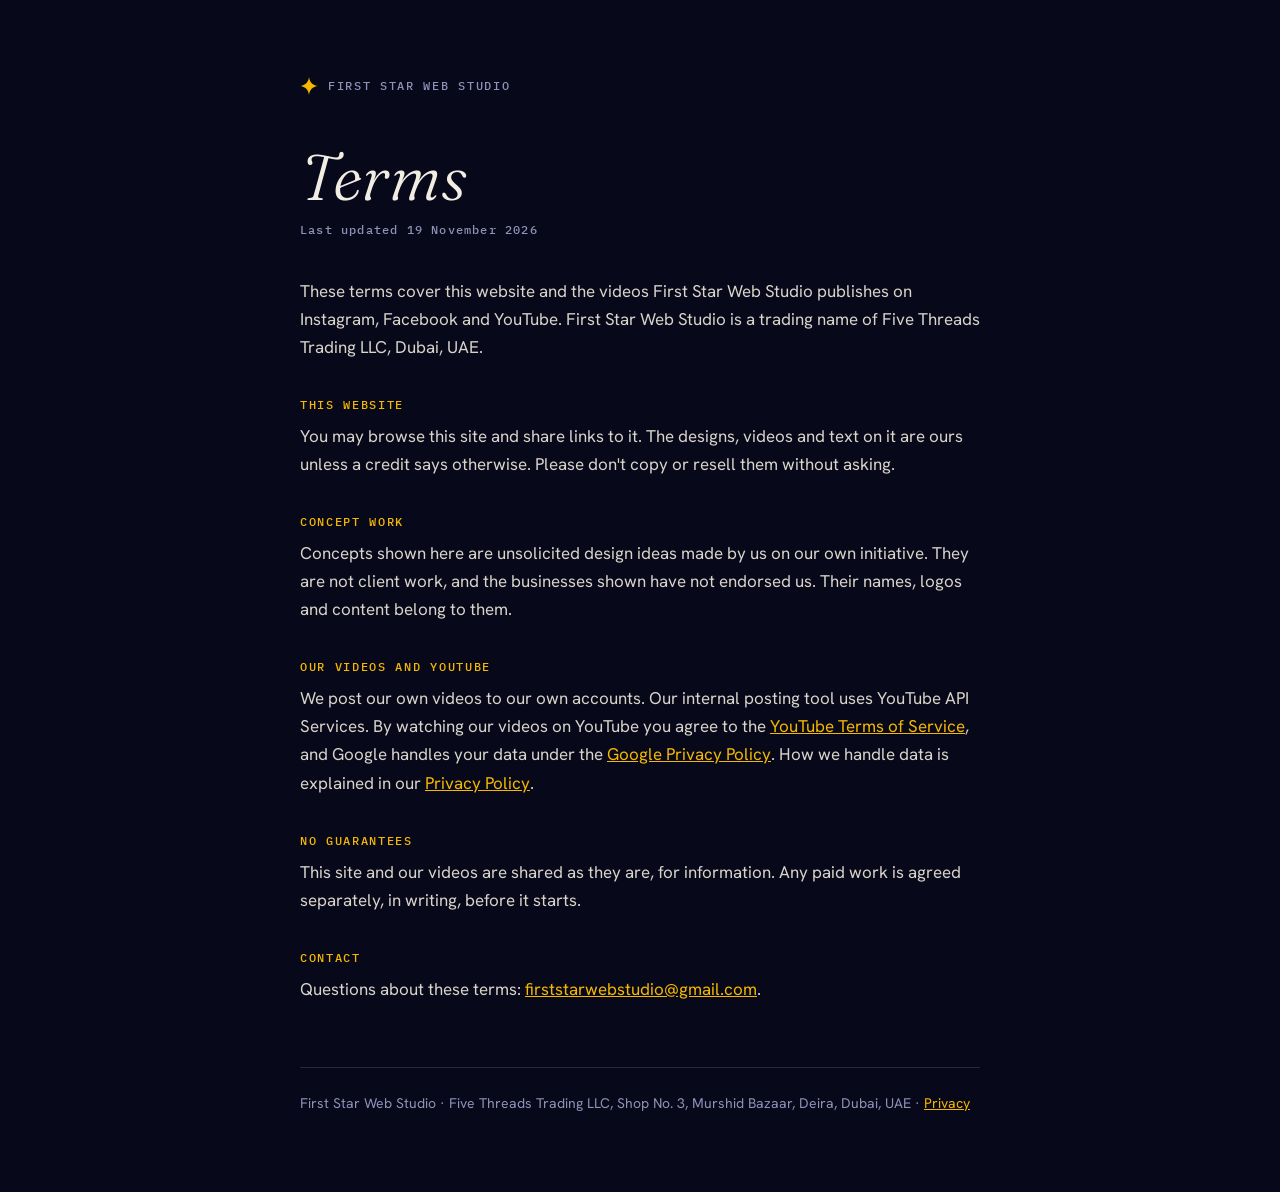
<file: terms.html>
<!doctype html>
<html lang="en">
<head>
<meta charset="utf-8">
<meta name="viewport" content="width=device-width,initial-scale=1,viewport-fit=cover">
<title>Terms · First Star Web Studio</title>
<meta name="description" content="Terms of use for First Star Web Studio's website and videos.">
<link rel="icon" href="img/favicon.svg?v=2" type="image/svg+xml"><link rel="icon" href="img/favicon.png?v=2" type="image/png" sizes="64x64">
<style>
@font-face{font-family:'HG';font-weight:400;font-display:swap;src:url(fonts/hanken-grotesk-latin-400-normal.woff2) format('woff2')}
@font-face{font-family:'FR';font-weight:300;font-style:italic;font-display:swap;src:url(fonts/fraunces-latin-300-italic.woff2) format('woff2')}
@font-face{font-family:'PM';font-weight:500;font-display:swap;src:url(fonts/ibm-plex-mono-latin-500-normal.woff2) format('woff2')}
:root{--ink:#07081a;--cream:#f2ede3;--mute:#8f92b8;--hair:rgba(242,237,227,.14);--gold:#f5b800;color-scheme:dark}
*{box-sizing:border-box;margin:0;padding:0}
body{background:var(--ink);color:var(--cream);font:400 17px/1.65 'HG',system-ui,sans-serif;padding:clamp(28px,6vw,80px) clamp(18px,5vw,56px)}
main{max-width:680px;margin:0 auto}
a{color:var(--gold)}
.top{display:flex;align-items:center;gap:10px;font:500 12px 'PM',monospace;letter-spacing:.14em;text-transform:uppercase;color:var(--mute);text-decoration:none;margin-bottom:48px}
.top svg{width:18px;height:18px}
h1{font:300 italic clamp(40px,7vw,64px)/1.05 'FR',Georgia,serif;margin-bottom:12px}
.date{font:500 12px 'PM',monospace;color:var(--mute);letter-spacing:.1em;margin-bottom:40px}
h2{font:500 12px 'PM',monospace;letter-spacing:.14em;text-transform:uppercase;color:var(--gold);margin:36px 0 10px}
p,li{color:#d9d4ca}
footer{margin-top:64px;padding-top:24px;border-top:1px solid var(--hair);font-size:14px;color:var(--mute)}
</style>
</head>
<body>
<main>
<a class="top" href="./"><svg viewBox="0 0 24 24" aria-hidden="true"><path fill="#f5b800" d="M12 0c.9 7.2 4.8 11.1 12 12-7.2.9-11.1 4.8-12 12-.9-7.2-4.8-11.1-12-12C7.2 11.1 11.1 7.2 12 0z"/></svg>First Star Web Studio</a>
<h1>Terms</h1>
<p class="date">Last updated 19 November 2026</p>

<p>These terms cover this website and the videos First Star Web Studio publishes on Instagram, Facebook and YouTube. First Star Web Studio is a trading name of Five Threads Trading LLC, Dubai, UAE.</p>

<h2>This website</h2>
<p>You may browse this site and share links to it. The designs, videos and text on it are ours unless a credit says otherwise. Please don't copy or resell them without asking.</p>

<h2>Concept work</h2>
<p>Concepts shown here are unsolicited design ideas made by us on our own initiative. They are not client work, and the businesses shown have not endorsed us. Their names, logos and content belong to them.</p>

<h2>Our videos and YouTube</h2>
<p>We post our own videos to our own accounts. Our internal posting tool uses YouTube API Services. By watching our videos on YouTube you agree to the <a href="https://www.youtube.com/t/terms">YouTube Terms of Service</a>, and Google handles your data under the <a href="https://policies.google.com/privacy">Google Privacy Policy</a>. How we handle data is explained in our <a href="privacy.html">Privacy Policy</a>.</p>

<h2>No guarantees</h2>
<p>This site and our videos are shared as they are, for information. Any paid work is agreed separately, in writing, before it starts.</p>

<h2>Contact</h2>
<p>Questions about these terms: <a href="mailto:firststarwebstudio@gmail.com">firststarwebstudio@gmail.com</a>.</p>

<footer>First Star Web Studio · Five Threads Trading LLC, Shop No. 3, Murshid Bazaar, Deira, Dubai, UAE · <a href="privacy.html">Privacy</a></footer>
</main>
</body>
</html>
</file>
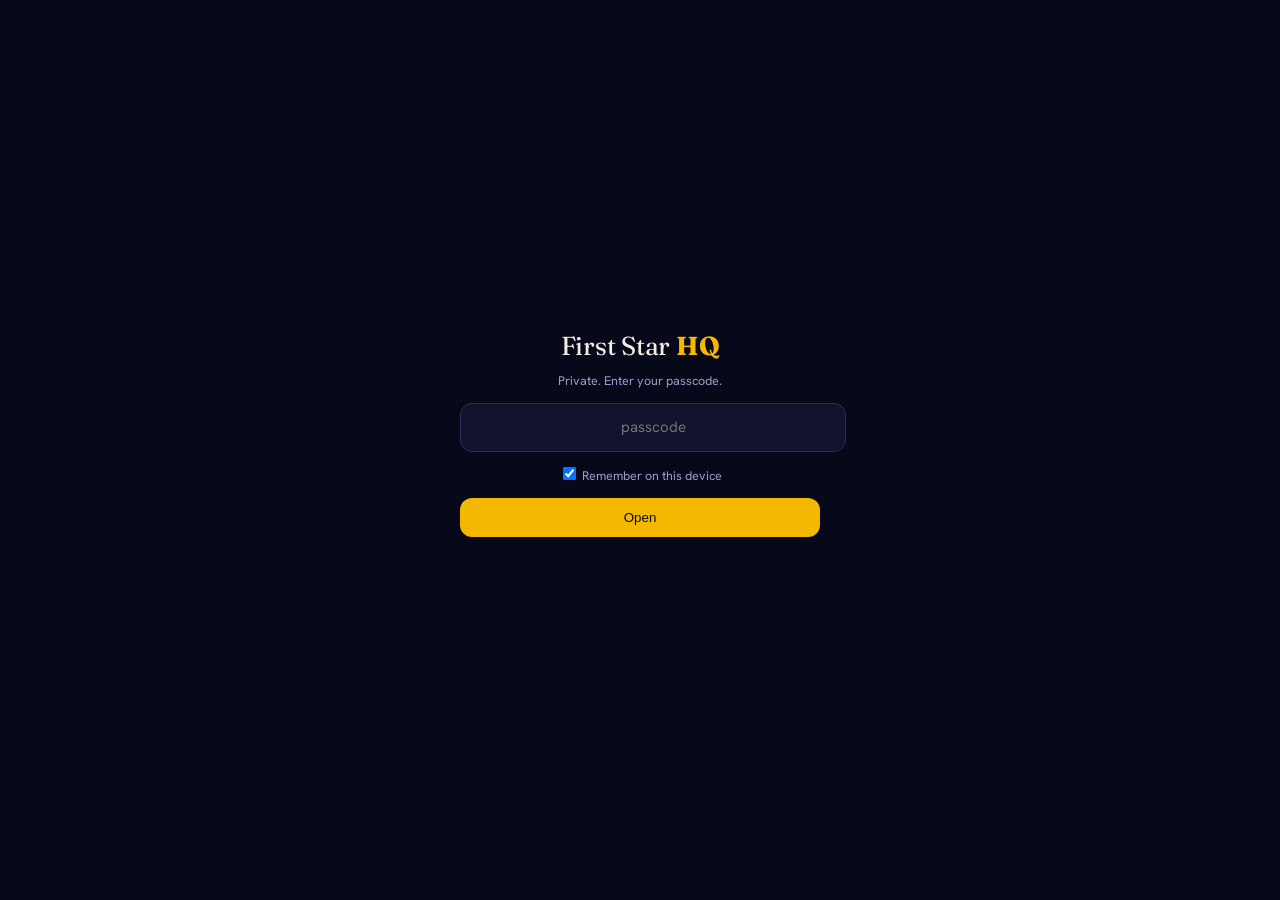
<file: hq-6f8595490b/hq.html>
<!doctype html><html lang="en"><head><meta charset="utf-8"><meta name="viewport" content="width=device-width,initial-scale=1,viewport-fit=cover">
<meta name="robots" content="noindex,nofollow,noarchive"><title>First Star HQ</title>
<link rel="icon" href="../img/favicon.svg?v=2" type="image/svg+xml">
<link rel="preconnect" href="https://fonts.googleapis.com">
<link rel="stylesheet" href="https://fonts.googleapis.com/css2?family=Fraunces:ital,opsz,wght@0,9..144,400;0,9..144,600;1,9..144,300;1,9..144,400&family=Hanken+Grotesk:wght@400;500;600;700&family=IBM+Plex+Mono:wght@400;500&display=swap">
<style>
/* Layout: a night-sky control room. Sticky star-mark header with four rooms (tabs); each room is a grid of instrument panels. Single dark look, the studio's ink and gold. */
:root{
  --ink:#07081a; --ink2:#0c0e28; --ink3:#12153a; --cream:#f2ede3; --mute:#8f92b8; --dim:#4e517c;
  --hair:rgba(242,237,227,.1); --hair2:rgba(242,237,227,.18); --gold:#f5b800; --gold2:#ffd35a; --sel:#4c8dff;
  --ok:#3fd49a; --warn:#ffb547; --bad:#ff6b6b;
  --c1:#f5b800; --c2:#4c8dff; --c3:#3fd49a; --c4:#ff8a65; --c5:#b38cff; --c6:#f2ede3; --c7:#5ed3e8; --c8:#ff6fa8; --c9:#8f92b8; --c10:#4e517c;
  --serif:'Fraunces',Georgia,'Times New Roman',serif; --sans:'Hanken Grotesk',system-ui,-apple-system,sans-serif; --mono:'IBM Plex Mono',ui-monospace,Menlo,monospace;
  --ease:cubic-bezier(.16,1,.3,1);
  color-scheme:dark;
}
html{background:var(--ink)}
body{background:var(--ink);color:var(--cream);font-family:var(--sans);font-size:15px;line-height:1.5;min-height:100%;-webkit-font-smoothing:antialiased}
body::before{content:"";position:fixed;inset:0 0 auto;height:env(safe-area-inset-top,0px);z-index:30;background:var(--ink)}
#sky{position:fixed;inset:0;width:100%;height:100%;z-index:0;pointer-events:none;opacity:.8}
.wrap{position:relative;z-index:1;max-width:1240px;margin:0 auto;padding-left:max(16px,env(safe-area-inset-left,0px));padding-right:max(16px,env(safe-area-inset-right,0px));padding-block:0 64px}
header{position:sticky;top:env(safe-area-inset-top,0px);z-index:20;background:linear-gradient(var(--ink) 70%,rgba(7,8,26,0));padding-block:14px 18px}
.bar{display:flex;align-items:center;gap:16px;flex-wrap:wrap}
.brand{display:flex;align-items:center;gap:10px;margin-right:auto}
.brand svg{width:30px;height:30px;flex:none}
.brand b{font-family:var(--serif);font-weight:600;font-size:20px;letter-spacing:.01em}
.brand b i{font-style:italic;font-weight:300;color:var(--gold2)}
.fresh{font-family:var(--mono);font-size:11.5px;color:var(--mute);display:flex;align-items:center;gap:8px;letter-spacing:.02em}
.dot{width:8px;height:8px;border-radius:50%;background:var(--dim);flex:none}
.dot.live{background:var(--ok);box-shadow:0 0 0 0 rgba(63,212,154,.6);animation:pulse 2s infinite}
.dot.stale{background:var(--warn)}
@keyframes pulse{70%{box-shadow:0 0 0 8px rgba(63,212,154,0)}100%{box-shadow:0 0 0 0 rgba(63,212,154,0)}}
nav{margin-top:14px;overflow-x:auto;scrollbar-width:none}
nav::-webkit-scrollbar{display:none}
.tabs{display:inline-flex;gap:4px;padding:4px;border:1px solid var(--hair);border-radius:999px;background:rgba(12,14,40,.7);backdrop-filter:blur(8px)}
.tab{appearance:none;border:0;background:none;color:var(--mute);font:500 13.5px var(--sans);padding:8px 16px;border-radius:999px;cursor:pointer;white-space:nowrap;letter-spacing:.01em;transition:color .2s,background .3s var(--ease)}
.tab:hover{color:var(--cream)}
.tab[aria-selected="true"]{background:var(--gold);color:var(--ink)}
.tab:focus-visible,button:focus-visible,input:focus-visible,select:focus-visible,textarea:focus-visible,a:focus-visible{outline:2px solid var(--gold2);outline-offset:2px}
h1{font-family:var(--serif);font-weight:400;font-size:clamp(30px,4.4vw,52px);line-height:1.05;letter-spacing:-.01em;text-wrap:balance;margin:18px 0 6px}
h1 em{font-style:italic;font-weight:300;color:var(--gold2)}
.lede{color:var(--mute);max-width:62ch;margin:0 0 26px}
h2{font:600 11.5px var(--mono);text-transform:uppercase;letter-spacing:.14em;color:var(--mute);margin:0 0 14px;display:flex;align-items:center;gap:8px;flex-wrap:wrap}
h2 small{font:inherit;color:var(--dim);letter-spacing:.06em;text-transform:none;margin-left:auto}
.grid{display:grid;gap:16px;grid-template-columns:repeat(12,minmax(0,1fr))}
.panel{background:linear-gradient(180deg,rgba(18,21,58,.82),rgba(12,14,40,.82));border:1px solid var(--hair);border-radius:18px;padding:20px;min-width:0;position:relative;overflow:hidden}
.panel.hot{border-color:rgba(245,184,0,.35);box-shadow:0 0 0 1px rgba(245,184,0,.08),0 20px 60px -30px rgba(245,184,0,.35)}
.s3{grid-column:span 3}.s4{grid-column:span 4}.s5{grid-column:span 5}.s6{grid-column:span 6}.s7{grid-column:span 7}.s8{grid-column:span 8}.s12{grid-column:span 12}
@media (max-width:980px){.s3{grid-column:span 6}.s4,.s5,.s7,.s8{grid-column:span 12}.s6{grid-column:span 12}}
@media (max-width:560px){.s3{grid-column:span 12}.panel{padding:16px;border-radius:14px}.tab{padding:8px 10px;font-size:13px}}
.room{display:none}
.room.on{display:block;animation:rise .6s var(--ease)}
@keyframes rise{from{opacity:.4;transform:translateY(10px)}to{opacity:1;transform:none}}
.kpi .n{font-family:var(--serif);font-size:clamp(34px,4vw,46px);line-height:1;font-variant-numeric:tabular-nums;letter-spacing:-.02em}
.kpi .n sub{font:500 13px var(--mono);color:var(--mute);vertical-align:baseline;margin-left:6px;letter-spacing:0}
.kpi .l{font-size:13px;color:var(--mute);margin-top:8px}
.mono{font-family:var(--mono)}
.muted{color:var(--mute)}
.pill{display:inline-flex;align-items:center;gap:6px;font:500 11.5px var(--mono);letter-spacing:.04em;padding:3px 10px;border-radius:999px;border:1px solid var(--hair2);color:var(--cream);white-space:nowrap}
.pill.ok{border-color:rgba(63,212,154,.45);color:var(--ok)} .pill.warn{border-color:rgba(255,181,71,.45);color:var(--warn)} .pill.bad{border-color:rgba(255,107,107,.5);color:var(--bad)} .pill.gold{border-color:rgba(245,184,0,.5);color:var(--gold2)}
.donut{display:flex;gap:18px;align-items:center;flex-wrap:wrap}
.donut svg{width:min(190px,100%);height:auto;flex:none;overflow:visible}
.donut .arc{fill:none;stroke-width:22;stroke-linecap:butt;transition:stroke-dasharray 1.4s var(--ease),opacity .2s}
.donut .ring{fill:none;stroke:rgba(242,237,227,.06);stroke-width:22}
.donut .ctr{font-family:var(--serif);font-size:30px;fill:var(--cream);text-anchor:middle}
.donut .ctl{font-family:var(--mono);font-size:9.5px;fill:var(--mute);text-anchor:middle;letter-spacing:.12em;text-transform:uppercase}
.legend{list-style:none;margin:0;padding:0;display:grid;gap:6px;flex:1 1 180px;min-width:0;font-size:13px}
.legend li{display:grid;grid-template-columns:10px 1fr auto auto;gap:10px;align-items:center;cursor:default}
.legend i{width:10px;height:10px;border-radius:3px}
.legend b{font:500 13px var(--mono);font-variant-numeric:tabular-nums}
.legend span.p{font:400 11.5px var(--mono);color:var(--dim);width:3.5em;text-align:right}
.legend li.dim{opacity:.35}
.gauge{display:grid;place-items:center;position:relative}
.gauge svg{width:min(230px,100%);height:auto}
.gauge .lbl{position:absolute;inset:0;display:grid;place-content:center;text-align:center}
.gauge .big{font-family:var(--serif);font-size:48px;line-height:1}
.gauge .sm{font:500 11px var(--mono);color:var(--mute);letter-spacing:.12em;text-transform:uppercase;margin-top:6px}
.timer{display:grid;grid-template-columns:auto minmax(0,1fr);gap:18px;align-items:center}
.timer svg{width:96px;height:96px}
.timer .t{font:500 clamp(26px,3.2vw,36px) var(--mono);font-variant-numeric:tabular-nums;letter-spacing:-.02em;line-height:1}
.timer .t span{display:inline-block}
.timer .t span.tick{animation:tick .45s var(--ease)}
@keyframes tick{from{transform:translateY(-6px);opacity:.3;color:var(--gold2)}to{transform:none;opacity:1}}
.timer .what{font-family:var(--serif);font-size:19px;margin-bottom:6px}
.timer .sub{font-size:13px;color:var(--mute);margin-top:8px}
.prog{fill:none;stroke:var(--gold);stroke-width:6;stroke-linecap:round;transition:stroke-dashoffset 1s linear;transform:rotate(-90deg);transform-origin:50% 50%}
.prog-bg{fill:none;stroke:rgba(242,237,227,.07);stroke-width:6}
.hero-timer .t{font-size:clamp(46px,8vw,92px)}
.hero-timer svg{width:150px;height:150px}
@media (max-width:560px){.hero-timer{grid-template-columns:1fr}.hero-timer svg{width:110px;height:110px}}
.recip{margin-top:12px;padding:12px 14px;border-radius:12px;background:rgba(245,184,0,.07);border:1px dashed rgba(245,184,0,.3);font-size:14px}
.tbl{overflow-x:auto}
table{width:100%;border-collapse:collapse;font-size:13.5px}
th{font:500 11px var(--mono);text-transform:uppercase;letter-spacing:.1em;color:var(--dim);text-align:left;padding:8px 10px;border-bottom:1px solid var(--hair)}
td{padding:10px;border-bottom:1px solid var(--hair);vertical-align:middle}
td.num,th.num{text-align:right;font-family:var(--mono);font-variant-numeric:tabular-nums}
.meter{height:6px;border-radius:6px;background:rgba(242,237,227,.07);overflow:hidden;min-width:60px}
.meter i{display:block;height:100%;background:linear-gradient(90deg,var(--gold),var(--gold2));border-radius:6px;width:0;transition:width 1.2s var(--ease)}
.bars{display:grid;gap:10px}
.bars .r{display:grid;grid-template-columns:minmax(0,1.4fr) minmax(0,2fr) 4.5em;gap:12px;align-items:center;font-size:13.5px}
.bars .r a,.bars .r span.nm{color:var(--cream);text-decoration:none;overflow:hidden;text-overflow:ellipsis;white-space:nowrap}
.bars .r a:hover{color:var(--gold2)}
.ladder{display:flex;gap:8px;align-items:flex-end;height:90px;margin-top:10px}
.ladder div{flex:1;border-radius:8px 8px 3px 3px;background:linear-gradient(180deg,rgba(245,184,0,.5),rgba(245,184,0,.08));border:1px solid rgba(245,184,0,.3);display:flex;flex-direction:column;justify-content:flex-end;padding:8px;font:500 12px var(--mono)}
.ladder small{color:var(--mute);font-size:10.5px}
.empty{color:var(--mute);font-size:14px;padding:14px;border:1px dashed var(--hair2);border-radius:12px}
.tools{display:flex;gap:10px;flex-wrap:wrap;align-items:center;margin-bottom:16px}
.search{flex:1 1 220px;min-width:0;background:var(--ink2);border:1px solid var(--hair2);border-radius:12px;color:var(--cream);font:15px var(--sans);padding:10px 14px}
.chips{display:flex;gap:6px;overflow-x:auto;scrollbar-width:none;max-width:100%}
.chip{appearance:none;background:none;border:1px solid var(--hair2);color:var(--mute);font:500 12px var(--mono);padding:6px 11px;border-radius:999px;cursor:pointer;white-space:nowrap}
.chip[aria-pressed="true"]{border-color:var(--gold);color:var(--gold2);background:rgba(245,184,0,.08)}
.lead{border:1px solid var(--hair);border-radius:14px;background:rgba(12,14,40,.75);margin-bottom:10px;overflow:hidden}
.lead>button{all:unset;box-sizing:border-box;width:100%;display:grid;grid-template-columns:3.2em minmax(0,1fr) auto;gap:12px;align-items:center;padding:14px 16px;cursor:pointer}
.lead>button:focus-visible{outline:2px solid var(--gold2);outline-offset:-2px}
.lead .no{font:500 13px var(--mono);color:var(--dim)}
.lead .nm{font-weight:600;overflow:hidden;text-overflow:ellipsis;white-space:nowrap}
.lead .meta{font-size:12.5px;color:var(--mute);overflow:hidden;text-overflow:ellipsis;white-space:nowrap}
.lead .right{display:flex;gap:6px;align-items:center;flex-wrap:wrap;justify-content:flex-end}
.lead .body{display:none;padding:0 16px 16px;border-top:1px solid var(--hair)}
.lead.open .body{display:block}
.lead .stat{font-size:13px;color:var(--mute);margin:12px 0;overflow-wrap:anywhere}
.form{display:grid;grid-template-columns:repeat(4,minmax(0,1fr));gap:12px}
.form label{display:grid;gap:5px;font:500 11px var(--mono);text-transform:uppercase;letter-spacing:.1em;color:var(--mute);min-width:0}
.form .w2{grid-column:span 2}
@media (max-width:640px){.form{grid-template-columns:1fr 1fr}.form .w2{grid-column:span 2}.lead>button{grid-template-columns:2.4em minmax(0,1fr)}.lead .right{grid-column:2;justify-content:flex-start}}
.form input,.form select{background:var(--ink);border:1px solid var(--hair2);border-radius:10px;color:var(--cream);font:14px var(--sans);padding:9px 11px;min-width:0;width:100%;box-sizing:border-box;text-transform:none;letter-spacing:0}
.actions{display:flex;gap:10px;align-items:center;margin-top:12px;flex-wrap:wrap}
.btn{appearance:none;border:0;background:var(--gold);color:var(--ink);font:600 14px var(--sans);padding:10px 18px;border-radius:999px;cursor:pointer}
.btn:hover{background:var(--gold2)}
.btn.ghost{background:none;color:var(--mute);border:1px solid var(--hair2)}
.btn:disabled{opacity:.4;cursor:not-allowed}
.saved{font:500 12px var(--mono);color:var(--ok)}
.err{font:500 12px var(--mono);color:var(--bad)}
.mtg{display:grid;grid-template-columns:minmax(0,1fr) auto;gap:10px;align-items:center;padding:12px 0;border-bottom:1px solid var(--hair)}
.mtg:last-child{border-bottom:0}
.mtg .c{font:500 15px var(--mono);font-variant-numeric:tabular-nums;color:var(--gold2)}
.note{font-size:12.5px;color:var(--dim);margin-top:10px}
.notice{margin:0 0 16px;padding:12px 16px;border-radius:12px;border:1px solid rgba(255,181,71,.35);background:rgba(255,181,71,.06);font-size:14px;color:var(--cream)}
.tab .badge{display:inline-grid;place-items:center;min-width:18px;height:18px;padding:0 5px;margin-left:6px;border-radius:999px;background:var(--bad);color:#fff;font:600 11px var(--mono);vertical-align:1px}
.tab[aria-selected="true"] .badge{background:var(--ink);color:var(--gold2)}
.win{display:flex;gap:12px;align-items:center;flex-wrap:wrap;margin:0 0 18px;padding:14px 16px;border-radius:14px;border:1px solid rgba(245,184,0,.35);background:rgba(245,184,0,.06)}
.win b{font-family:var(--serif);font-size:20px;font-weight:600}
.win .cnt{font:600 13px var(--mono);padding:4px 12px;border-radius:999px;background:var(--gold);color:var(--ink)}
.win .cnt.zero{background:none;color:var(--ok);border:1px solid rgba(63,212,154,.45)}
.ap{display:grid;grid-template-columns:minmax(0,1.25fr) minmax(0,1fr);gap:0;border:1px solid var(--hair);border-radius:18px;background:rgba(12,14,40,.82);overflow:hidden;margin-bottom:16px}
.ap.overdue{border-color:rgba(255,107,107,.5)}
.ap .pv{background:#000;display:grid;place-items:center;min-height:220px;max-height:560px;overflow:hidden;border-right:1px solid var(--hair)}
.ap .pv img{display:block;width:100%;height:100%;max-height:560px;object-fit:contain}
.ap .pv .none{color:var(--dim);font:500 12px var(--mono);padding:24px;text-align:center}
.ap .info{padding:20px;min-width:0;display:flex;flex-direction:column;gap:10px}
.ap .top{display:flex;gap:6px;flex-wrap:wrap;align-items:center}
.ap h3{font-family:var(--serif);font-weight:600;font-size:22px;line-height:1.2;margin:2px 0 0;overflow-wrap:anywhere}
.ap .ld{color:var(--mute);font-size:13.5px;overflow-wrap:anywhere}
.ap .q{font-size:15px;overflow-wrap:anywhere}
.ap .sg{padding:10px 12px;border-radius:10px;background:rgba(63,212,154,.06);border:1px solid rgba(63,212,154,.25);font-size:14px;overflow-wrap:anywhere}
.ap .sg span,.ap .q span{display:block;font:500 10.5px var(--mono);text-transform:uppercase;letter-spacing:.1em;color:var(--mute);margin-bottom:3px}
.ap a.pdf{color:var(--gold2);font-size:13.5px;overflow-wrap:anywhere}
.ap textarea{background:var(--ink);border:1px solid var(--hair2);border-radius:10px;color:var(--cream);font:14px var(--sans);padding:9px 11px;width:100%;box-sizing:border-box;min-height:64px;resize:vertical}
.ap .btn.ch{background:none;color:var(--warn);border:1px solid rgba(255,181,71,.5)}
.ap .btn.ch:hover{background:rgba(255,181,71,.1)}
@media (max-width:760px){.ap{grid-template-columns:1fr}.ap .pv{border-right:0;border-bottom:1px solid var(--hair);min-height:160px}}
.done{display:grid;grid-template-columns:auto minmax(0,1fr) auto;gap:12px;align-items:center;padding:12px 0;border-bottom:1px solid var(--hair);font-size:14px}
.done:last-child{border-bottom:0}
.done img{width:72px;height:48px;object-fit:cover;border-radius:6px;background:#000}
.done .nt{color:var(--mute);font-size:12.5px;overflow-wrap:anywhere}
@media (max-width:560px){.done{grid-template-columns:minmax(0,1fr) auto}.done>:first-child{display:none}}
.ap .pv:has(.none){min-height:120px}
@media (prefers-reduced-motion:reduce){*{animation:none!important;transition:none!important}}
.ofhost iframe{display:block;width:100%;min-height:80vh;border:0;border-radius:18px;background:#07081a}
/* 12 Nov: Overview and Pipeline rooms, plus a light theme that follows the viewer's system setting */
.kpi4{display:grid;grid-template-columns:repeat(4,minmax(0,1fr));gap:12px}
.kpi4 .panel{padding:16px}
.kpi4 .n{font-family:var(--serif);font-size:clamp(28px,5vw,46px);line-height:1;font-variant-numeric:tabular-nums;overflow-wrap:anywhere}
.kpi4 .l{font-size:13px;color:var(--mute);margin-top:8px}
.kpi4 .f{font-size:11px;line-height:1.4;color:var(--dim);margin-top:6px}
.nh{margin:18px 0 10px;font-size:13px;letter-spacing:.08em;text-transform:uppercase;color:var(--mute)}
.nh small{text-transform:none;letter-spacing:0;color:var(--dim);margin-left:6px}
.night .nf{grid-column:1/-1;margin:2px 0 0;font-size:11.5px;color:var(--dim)}
@media (max-width:640px){.kpi4{grid-template-columns:repeat(2,minmax(0,1fr))}}
.tvrow{display:grid;grid-template-columns:repeat(auto-fit,minmax(min(100%,220px),1fr));gap:14px}
.tvc{margin:0;min-width:0}
#ov-reels{grid-template-columns:repeat(auto-fit,minmax(min(100%,200px),240px))}
.tvs{aspect-ratio:16/10;background:#05060f;border:3px solid var(--hair2);border-radius:12px;overflow:hidden;display:grid;place-items:center}
.tvs.reel{aspect-ratio:9/14;max-height:60vh}
.tvs video,.tvs img{width:100%;height:100%;object-fit:cover;display:block}
.tvs em{font:500 12px var(--mono);letter-spacing:.2em;color:#eef0ff;opacity:.5;font-style:normal}
.tvc figcaption{margin-top:8px;font-size:13px;overflow-wrap:anywhere}
.tvc figcaption b{display:block;font:500 11px var(--mono);letter-spacing:.12em;color:var(--gold2)}
.tvc figcaption span{color:var(--mute)}
/* 18 Nov: live tiles and machine pills, read from live.json first, the snapshot second */
.tvs .nomedia{padding:14px;text-align:center;font-size:13px;color:#c9cbe6;overflow-wrap:anywhere}
.tvs>a{display:block;width:100%;height:100%;align-self:stretch;justify-self:stretch}
.kpi4.live{grid-template-columns:repeat(3,minmax(0,1fr))}
@media (max-width:640px){.kpi4.live{grid-template-columns:repeat(2,minmax(0,1fr))}}
.kpi4.live .n small{font:500 13px var(--mono);color:var(--mute);margin-left:4px}
.kpi4 .meter{height:6px;border-radius:99px;background:var(--hair);margin-top:10px;overflow:hidden}
.kpi4 .meter i{display:block;height:100%;background:linear-gradient(90deg,var(--gold),var(--gold2));border-radius:99px;transition:width 1s cubic-bezier(.16,1,.3,1)}
.kpi4 .pills{display:flex;flex-wrap:wrap;gap:6px;margin-top:8px}
.kpi4 .pills .pill{white-space:normal;line-height:1.35}
.kpi4.live .wide{grid-column:span 2}
.pill i.d{width:7px;height:7px;border-radius:50%;background:currentColor;display:inline-block}
.jobs{display:grid;grid-template-columns:repeat(auto-fill,minmax(min(100%,230px),1fr));gap:8px}
.job{display:flex;justify-content:space-between;align-items:center;gap:8px;padding:8px 12px;border:1px solid var(--hair);border-radius:12px;background:var(--ink2);min-width:0}
.job .jn{font:500 12.5px var(--mono);min-width:0;overflow:hidden;text-overflow:ellipsis;white-space:nowrap}
.job .jw{font:500 11.5px var(--mono);color:var(--mute);white-space:nowrap;font-variant-numeric:tabular-nums}
.job.ok{border-left:3px solid var(--ok)} .job.warn{border-left:3px solid var(--warn)} .job.bad{border-left:3px solid var(--bad)}
.job.ok .jn i.d{background:var(--ok)} .job.warn .jn i.d{background:var(--warn)} .job.bad .jn i.d{background:var(--bad)}
.job .jn i.d{width:7px;height:7px;border-radius:50%;display:inline-block;margin-right:6px;vertical-align:1px}
.job .jw.bad{color:var(--bad)} .job .jw.warn{color:var(--warn)}
.jobok{grid-column:1/-1}.jobok summary{cursor:pointer;font:500 12px var(--mono);color:var(--mute);padding:6px 0}.jobok .jobs{margin-top:6px}
.stagebar{display:flex;gap:3px;height:12px;border-radius:99px;overflow:hidden;background:var(--hair);margin:0 0 14px}
.stagebar i{display:block;height:100%}
.pgrid{display:grid;grid-template-columns:repeat(auto-fill,minmax(min(100%,260px),1fr));gap:14px;margin-top:14px}
.pcard{background:linear-gradient(180deg,rgba(18,21,58,.82),rgba(12,14,40,.82));border:1px solid var(--hair);border-top:3px solid var(--sc,var(--hair2));border-radius:14px;overflow:hidden;min-width:0}
.pcard img{display:block;width:100%;aspect-ratio:560/332;object-fit:cover;background:#1b1e4b}
.pcard .noshot{aspect-ratio:560/332;display:grid;place-items:center;color:var(--mute);font-size:13px;background:var(--ink3)}
.pcard .pm{padding:12px 14px 14px;display:grid;gap:6px;min-width:0}
.pcard .pr{display:flex;justify-content:space-between;gap:8px;align-items:center}
.pcard .pn{font-weight:600;font-size:14.5px;min-width:0;overflow-wrap:anywhere}
.pcard .pt{font:400 11px var(--mono);color:var(--mute);overflow-wrap:anywhere}
.pcard .px{font-size:13px;line-height:1.45;background:var(--ink3);border-radius:8px;padding:8px 10px;overflow-wrap:anywhere}
.pcard .pd{font:500 11px var(--mono);color:var(--bad)}
@media (prefers-color-scheme:light){
 :root{--ink:#f6f4ee;--ink2:#fff;--ink3:#ece9de;--cream:#14163f;--mute:#5c6088;--dim:#6f7396;--hair:rgba(20,22,63,.12);--hair2:rgba(20,22,63,.24);--gold:#d9a000;--gold2:#8a6200;color-scheme:light}
 #sky{display:none}
 header{background:linear-gradient(var(--ink) 70%,rgba(246,244,238,0))}
 .tabs{background:rgba(255,255,255,.85)}
 .panel,.pcard{background:#fff}
 .tab[aria-selected="true"]{color:#14163f}
}
#lockhq{position:fixed;inset:0;z-index:99;display:grid;place-items:center;background:#07081a;padding:16px}
#lockhq[hidden]{display:none}
#lockhq form{width:min(360px,100%);text-align:center;display:grid;gap:12px;color:#f2ede3}
#lockhq h1{margin:0;font-size:26px}#lockhq h1 b{color:#f5b800}
#lockhq input[type=password]{width:100%;padding:12px;border-radius:12px;border:1px solid #2a2f5a;background:#10132b;color:#f2ede3;text-align:center;font:inherit}
#lockhq button{padding:12px;border-radius:12px;border:0;background:#f5b800;color:#07081a;font:600 15px inherit;cursor:pointer}
#lockhq small{color:#9aa0c8}#lockhq .e{color:#ff7a7a;min-height:18px;font-size:13px}
</style></head><body>
<div id="lockhq"><form id="lockf" autocomplete="on"><h1>First Star <b>HQ</b></h1><small>Private. Enter your passcode.</small>
<input id="hqpw" type="password" autocomplete="current-password" autocapitalize="off" spellcheck="false" placeholder="passcode" aria-label="Passcode" required>
<label><small><input type="checkbox" id="hqrem" checked> Remember on this device</small></label>
<button type="submit">Open</button><div class="e" id="hqerr" role="alert"></div></form></div>

<canvas id="sky" aria-hidden="true"></canvas>
<div class="wrap">
  <header>
    <div class="bar">
      <div class="brand">
        <svg viewBox="0 0 32 32" aria-hidden="true"><rect width="32" height="32" rx="8" fill="#12153a"/><path d="M16 4c1 6.5 5.5 11 12 12-6.5 1-11 5.5-12 12-1-6.5-5.5-11-12-12 6.5-1 11-5.5 12-12z" fill="#f5b800"/></svg>
        <b>First Star <i>HQ</i></b>
      </div>
      <div class="fresh"><span class="dot" id="fdot"></span><span id="ftxt">Connecting to the studio feed…</span></div>
    </div>
    <nav aria-label="Rooms"><div class="tabs" role="tablist">
      <button class="tab" role="tab" id="t-ov" aria-controls="ov" aria-selected="true">Overview</button>
      <button class="tab" role="tab" id="t-pipe" aria-controls="pipe" aria-selected="false">Pipeline</button>
      <button class="tab" role="tab" id="t-overview" aria-controls="overview" aria-selected="false">Studio</button>
      <button class="tab" role="tab" id="t-timers" aria-controls="timers" aria-selected="false">Live timers</button>
      <button class="tab" role="tab" id="t-social" aria-controls="social" aria-selected="false">Social</button>
      <button class="tab" role="tab" id="t-tracking" aria-controls="tracking" aria-selected="false">Tracking</button>
      <button class="tab" role="tab" id="t-approvals" aria-controls="approvals" aria-selected="false">Approvals<span class="badge" id="apbadge" hidden></span></button>
      <button class="tab" role="tab" id="t-leads" aria-controls="leads" aria-selected="false">Leads</button>
      <button class="tab" role="tab" id="t-office" aria-controls="office" aria-selected="false">Office</button>
      <button class="tab" role="tab" id="t-floor" aria-controls="floor" aria-selected="false">Floor</button>
      <button class="tab" role="tab" id="t-ta" aria-controls="ta" aria-selected="false">T&amp;A</button>
    </div></nav>
  </header>

  <div id="notice"></div>

  <section class="room on" id="ov" role="tabpanel" aria-labelledby="t-ov">
    <h1>The studio, <em>right now.</em></h1>
    <h2 class="nh">Today <small id="ov-live-at">waiting for the live feed</small></h2>
    <div class="kpi4 live" id="ov-live"></div>
    <div class="kpi4" id="ov-kpis" style="margin-top:12px"></div>
    <h2 class="nh">Machines <small id="ov-jobs-sum">job status from the studio server; countdowns to each next run</small></h2>
    <div class="jobs" id="ov-jobs"></div>
    <h2 class="nh">Night shift <small>counts from the files; countdowns run live on this page</small></h2>
    <div class="kpi4 night" id="ov-night"></div>
    <div class="panel" style="margin-top:16px"><h2>Latest website previews <small>newest first</small></h2><div class="tvrow" id="ov-sites"></div></div>
    <div class="panel" style="margin-top:16px"><h2>Latest reels <small id="ov-reel-n"></small></h2><div class="tvrow" id="ov-reels"></div><div id="ov-posts" style="margin-top:12px"></div></div>
  </section>
  <section class="room" id="pipe" role="tabpanel" aria-labelledby="t-pipe">
    <h1>Every lead, <em>by stage.</em></h1>
    <p class="lede">Each card plays its before and after preview on hover or tap. Leads that said no are not shown.</p>
    <div class="stagebar" id="pp-bar" role="img" aria-label="Leads by stage"></div>
    <div class="chips" id="pp-chips" role="group" aria-label="Filter by stage"></div>
    <div class="pgrid" id="pp-grid"><div class="empty">Leads appear as soon as the studio feed answers.</div></div>
  </section>

  <section class="room" id="overview" role="tabpanel" aria-labelledby="t-overview">
    <h1>The studio, <em>in detail.</em></h1>
    <p class="lede">Every number here comes from the outreach database, the lead tracker and the Instagram log. Nothing is estimated.</p>
    <div class="grid">
      <div class="panel kpi s3"><div class="n" id="k-sent">–</div><div class="l">Emails sent today</div></div>
      <div class="panel kpi s3"><div class="n" id="k-ready">–</div><div class="l">QA-passed, waiting to send</div></div>
      <div class="panel kpi s3"><div class="n" id="k-leads">–</div><div class="l">Leads in the tracker</div></div>
      <div class="panel kpi s3"><div class="n mono" id="k-next" style="font-size:clamp(28px,3.4vw,40px)">–</div><div class="l">To the next autopilot run</div></div>
      <div class="panel s4 hot"><h2>Today vs the daily cap</h2><div class="gauge" id="g-cap"></div><p class="note" id="g-cap-note"></p></div>
      <div class="panel s8"><h2>Prospects by status <small id="p-total"></small></h2><div class="donut" id="d-prospects"></div></div>
      <div class="panel s6"><h2>Emails by status</h2><div class="donut" id="d-emails"></div></div>
      <div class="panel s6"><h2>Leads by stage</h2><div class="donut" id="d-leads"></div></div>
      <div class="panel s12"><h2>Meetings and prices you set <small>from the leads tracker</small></h2><div id="ov-book"></div></div>
    </div>
  </section>

  <section class="room" id="timers" role="tabpanel" aria-labelledby="t-timers">
    <h1>Every machine, <em>to the second.</em></h1>
    <p class="lede">Countdowns come from the studio server's own timers (refreshed every 10 minutes), in Dubai time.</p>
    <div class="grid">
      <div class="panel s12 hot"><div class="timer hero-timer" id="tm-autopilot"></div></div>
      <div class="panel s6"><div class="timer" id="tm-reel"></div></div>
      <div class="panel s6"><div class="timer" id="tm-carousel"></div></div>
      <div class="panel s6"><div class="timer" id="tm-builder"></div></div>
      <div class="panel s6"><div class="timer" id="tm-story"></div></div>
      <div class="panel s6"><div class="timer" id="tm-followups"></div></div>
      <div class="panel s6"><div class="timer" id="tm-crawler"></div></div>
      <div class="panel s12"><h2>Your meetings</h2><div id="tm-meetings"></div></div>
    </div>
  </section>

  <section class="room" id="social" role="tabpanel" aria-labelledby="t-social">
    <h1>Every channel, <em>growing.</em></h1>
    <p class="lede">Followers, views and posts for each channel, read from the platforms by the studio server every 10 minutes. One point per day builds the growth lines.</p>
    <p class="so-src" id="so-src">Loading the social numbers…</p>
    <div class="so-cards" id="so-cards"></div>
    <div class="panel hot" style="margin-top:16px"><h2>Next post <small id="so-q"></small></h2><div id="so-next"></div></div>
    <div class="grid" style="margin-top:16px">
      <div class="panel s12 so-chart"><h2>Posts per day <small>last 30 days, Dubai time</small></h2><div class="so-leg" id="so-leg-posts"></div><div id="so-posts"></div></div>
      <div class="panel s6 so-chart"><h2>YouTube subscribers <small>one point a day</small></h2><div id="so-g-subs"></div></div>
      <div class="panel s6 so-chart"><h2>YouTube views <small>channel total</small></h2><div id="so-g-ytv"></div></div>
      <div class="panel s6 so-chart"><h2>Instagram followers <small>one point a day</small></h2><div id="so-g-igf"></div></div>
      <div class="panel s6 so-chart"><h2>Instagram reel views <small>all reels, from the posting log</small></h2><div id="so-g-igv"></div></div>
      <div class="panel s12"><h2>YouTube Shorts <small id="so-sh-n"></small></h2><div class="so-shorts" id="so-shorts"></div></div>
    </div>
  </section>

  <section class="room" id="tracking" role="tabpanel" aria-labelledby="t-tracking">
    <h1>Sends, bounces, <em>replies, reach.</em></h1>
    <p class="lede">Per-account sending with warm-up caps, deliverability health and the Instagram log.</p>
    <div class="grid">
      <div class="panel s8"><h2>Sends per account <small>today</small></h2><div id="tr-accounts"></div></div>
      <div class="panel s4"><h2>Warm-up ladder <small>extra accounts</small></h2><div class="ladder" id="tr-ladder"></div><p class="note">Counted from each account's first send (rotate.py).</p></div>
      <div class="panel s4 kpi"><h2>Circuit breaker</h2><div id="tr-breaker"></div></div>
      <div class="panel s4 kpi"><h2>Bounces, 7 days</h2><div class="n" id="tr-bounce">–</div><div class="l" id="tr-bounce-l"></div></div>
      <div class="panel s4 kpi"><h2>Replies</h2><div class="n" id="tr-replies">–</div><div class="l" id="tr-replies-l"></div></div>
      <div class="panel s3 kpi"><h2>Instagram</h2><div class="n" id="ig-f">–</div><div class="l" id="ig-f-l">Followers</div></div>
      <div class="panel s3 kpi"><h2>Avg views</h2><div class="n" id="ig-avg">–</div><div class="l">Per reel, all posted reels</div></div>
      <div class="panel s6"><h2>Content queue</h2><div class="donut" id="d-igq"></div></div>
      <div class="panel s12"><h2>Views per post <small id="ig-acc"></small></h2><div class="bars" id="ig-bars"></div><p class="note" id="ig-note"></p></div>
    </div>
  </section>

  <section class="room" id="approvals" role="tabpanel" aria-labelledby="t-approvals">
    <h1>Look, then <em>say yes.</em></h1>
    <p class="lede">Proposals, prices, pitches and GIFs that need your yes. Nothing goes out until you approve it; everything else keeps running without you.</p>
    <div class="win"><b>Tonight 22:00&ndash;23:00 Dubai</b><span class="cnt zero" id="apcnt">0 waiting</span><span class="muted" id="apwin" style="font-size:13px"></span></div>
    <div id="aplist"><div class="empty">Loading the approvals list…</div></div>
    <div class="panel" style="margin-top:8px"><h2>Decided <small>latest first</small></h2><div id="apdone"><div class="empty">No decisions yet.</div></div></div>
  </section>

  <section class="room" id="leads" role="tabpanel" aria-labelledby="t-leads">
    <h1>Set the meeting. <em>Set the price.</em></h1>
    <p class="lede">Prices and meetings are entered by you only. This page shows them read-only for now; nothing ever fills them in for you.</p>
    <div class="tools">
      <input class="search" id="q" type="search" placeholder="Search leads, countries, status" aria-label="Search leads">
      <div class="chips" id="chips" role="group" aria-label="Filter by stage"></div>
    </div>
    <div id="leadlist"><div class="empty">Leads appear here as soon as the studio feed answers.</div></div>
  </section>
  <section class="room" id="office" role="tabpanel" aria-labelledby="t-office"><div class="ofhost"></div></section>
  <section class="room" id="floor" role="tabpanel" aria-labelledby="t-floor"><div class="ofhost"></div></section>
  <section class="room" id="ta" role="tabpanel" aria-labelledby="t-ta"><div class="ofhost"></div></section>
</div>

<script>
(() => {
const $ = s => document.querySelector(s);
const esc = s => String(s ?? '').replace(/[&<>"']/g, c => ({'&':'&amp;','<':'&lt;','>':'&gt;','"':'&quot;',"'":'&#39;'}[c]));
const fmt = n => n == null ? '–' : Number(n).toLocaleString('en-US');
const reduce = matchMedia('(prefers-reduced-motion: reduce)').matches;
const PAL = ['--c1','--c2','--c3','--c4','--c5','--c6','--c7','--c8','--c9','--c10'].map(v => getComputedStyle(document.documentElement).getPropertyValue(v).trim());
const DUBAI = 4 * 3600e3;
let SNAP = null, LIVE = null, BOOK = {}, canWrite = false, db = null;   // LIVE = live.json (plain), SNAP = decrypted snapshot.json

/* Office, Floor and T&A rooms: one copy of the Office page (office.html) runs in a frame and gets
   live snapshots of this page's mirrors of the Office collections (agents, help, stats/*). */
const OFVIEW = {office: 'overview', floor: 'floor', ta: 'ta'};
let ofFrame = null; const ofSubs = {}, ofWant = [];
function ofAllowed(path){ return /^(agents|help)$/.test(path) || /^stats\/(production|today|history|outages|uptime)$/.test(path); }
function ofSub(kind, path){ return; /* 17 Nov: /office/ reads live.json itself */
  const k = kind + ':' + path; if (ofSubs[k] || !ofAllowed(path)) return;
  if (!db){ if (!ofWant.includes(k)) ofWant.push(k); return; }
  const send = m => ofFrame && ofFrame.contentWindow && ofFrame.contentWindow.postMessage(m, '*');
  ofSubs[k] = kind === 'doc'
    ? db.doc(path).onSnapshot(x => send({hqOffice: 'snap', kind, path, exists: !!x.exists, data: x.exists ? x.data() : null}), () => {})
    : db.collection(path).onSnapshot(q => send({hqOffice: 'snap', kind, path, docs: q.docs.map(d => ({id: d.id, data: d.data()}))}), () => {});
}
function mountOffice(id){
  const host = $('#' + id + ' .ofhost');
  if (!ofFrame){ ofFrame = document.createElement('iframe'); ofFrame.title = 'First Star Office'; ofFrame.src = '../office/?v=' + OFVIEW[id]; }
  else if (ofFrame.contentWindow) ofFrame.contentWindow.postMessage({hqOffice: 'view', v: OFVIEW[id]}, '*');
  if (ofFrame.parentNode !== host) host.appendChild(ofFrame);
}
addEventListener('message', e => {
  const m = e.data; if (!m || !ofFrame || e.source !== ofFrame.contentWindow) return;
  if (m.hqOffice === 'sub') ofSub(m.kind, m.path);
  if (m.hqOffice === 'height' && m.h > 200) ofFrame.style.height = Math.ceil(m.h) + 'px';
  if (m.hqOffice === 'ready'){ const r = ROOMS.find(x => $('#' + x).classList.contains('on')); if (OFVIEW[r]) ofFrame.contentWindow.postMessage({hqOffice: 'view', v: OFVIEW[r]}, '*'); }
});
function ofReplay(){ Object.keys(ofSubs).forEach(k => { const u = ofSubs[k]; delete ofSubs[k]; try { u(); } catch(e) {} const [kind, ...p] = k.split(':'); ofSub(kind, p.join(':')); }); ofWant.splice(0).forEach(k => { const [kind, ...p] = k.split(':'); ofSub(kind, p.join(':')); }); }

const ROOMS = ['ov','pipe','overview','timers','social','tracking','approvals','leads','office','floor','ta'];
function show(id){
  if (!ROOMS.includes(id)) id = 'ov';
  ROOMS.forEach(r => { $('#'+r).classList.toggle('on', r === id); $('#t-'+r).setAttribute('aria-selected', r === id); });
  try { history.replaceState(null, '', '#'+id); } catch(e) {}
  try { localStorage.setItem('hq-room', id); } catch(e) {}
  if (id === 'ov' && (SNAP || LIVE)) drawOv();
  if (id === 'pipe' && SNAP) drawPipe();
  if (id === 'overview' && SNAP) drawOverview();
  if (id === 'tracking' && SNAP) drawTracking();
  if (OFVIEW[id]) mountOffice(id);
}
ROOMS.forEach(r => $('#t-'+r).addEventListener('click', () => show(r)));
let start = (location.hash || '').slice(1);
show(start);

(function sky(){
  const c = $('#sky'), x = c.getContext('2d'); let st = [], w, h;
  function size(){ const d = Math.min(devicePixelRatio || 1, 2); w = c.width = innerWidth * d; h = c.height = innerHeight * d;
    st = Array.from({length: Math.round(innerWidth * innerHeight / 9000)}, () => ({x: Math.random()*w, y: Math.random()*h, r: Math.random()*1.2*d + .2, p: Math.random()*6.28, s: .4 + Math.random()})); }
  function frame(t){ x.clearRect(0,0,w,h);
    for (const s of st){ x.globalAlpha = .25 + .55 * (reduce ? .6 : (Math.sin(s.p + t/1000*s.s) * .5 + .5));
      x.fillStyle = s.r > 1.1 ? '#ffd35a' : '#f2ede3'; x.beginPath(); x.arc(s.x, s.y, s.r, 0, 6.283); x.fill(); }
    if (!reduce) requestAnimationFrame(frame); }
  size(); addEventListener('resize', size); requestAnimationFrame(frame);
})();

function donut(el, entries, centerLabel){
  entries = entries.filter(e => e[1] > 0).sort((a,b) => b[1]-a[1]);
  const total = entries.reduce((s,e) => s + e[1], 0);
  if (!total){ el.innerHTML = '<div class="empty">Nothing recorded yet.</div>'; return; }
  const R = 70, C = 2*Math.PI*R; let acc = 0;
  const arcs = entries.map((e,i) => { const len = e[1]/total*C; const a = `<circle class="arc" data-i="${i}" r="${R}" cx="95" cy="95" stroke="${PAL[i % PAL.length]}" stroke-dasharray="0 ${C}" data-d="${Math.max(len-1.5,.5)} ${C}" stroke-dashoffset="${-acc}" transform="rotate(-90 95 95)"></circle>`; acc += len; return a; }).join('');
  el.innerHTML = `<svg viewBox="0 0 190 190" role="img" aria-label="${esc(centerLabel)}: ${esc(entries.map(e => e[0]+' '+e[1]).join(', '))}"><circle class="ring" r="${R}" cx="95" cy="95"></circle>${arcs}<text class="ctr" x="95" y="100">${fmt(total)}</text><text class="ctl" x="95" y="118">${esc(centerLabel)}</text></svg>
  <ul class="legend">${entries.map((e,i) => `<li data-i="${i}"><i style="background:${PAL[i % PAL.length]}"></i><span>${esc(e[0])}</span><b>${fmt(e[1])}</b><span class="p">${(e[1]/total*100).toFixed(e[1]/total < .1 ? 1 : 0)}%</span></li>`).join('')}</ul>`;
  requestAnimationFrame(() => requestAnimationFrame(() => el.querySelectorAll('.arc').forEach(a => a.setAttribute('stroke-dasharray', a.dataset.d))));
  el.querySelectorAll('.legend li').forEach(li => {
    li.addEventListener('mouseenter', () => { el.querySelectorAll('.legend li').forEach(o => o.classList.toggle('dim', o !== li)); el.querySelectorAll('.arc').forEach(a => a.style.opacity = a.dataset.i === li.dataset.i ? 1 : .2); });
    li.addEventListener('mouseleave', () => { el.querySelectorAll('.legend li').forEach(o => o.classList.remove('dim')); el.querySelectorAll('.arc').forEach(a => a.style.opacity = 1); });
  });
}
const nice = k => ({no_email:'No email found', dead_inbox:'Inbox does not exist', dead:'Dead site', verified:'Verified', blocked:'Blocked', pitched:'Pitched', personalised:'Personalised', contacted:'Contacted', imported:'Imported', bounced:'Bounced', approved:'QA-passed, unsent', held:'Held by QA', sent:'Sent', failed:'Failed', todo:'To make', posted:'Posted', 'needs-fix':'Needs a fix', rendered:'Rendered'}[k] || k.replace(/_/g,' ').replace(/^./, c => c.toUpperCase()));

function countUp(el, to, suffix=''){   // 18 Nov: counts from the value already shown, so each minute's refresh moves, not restarts
  if (to == null || isNaN(to)) { el.textContent = '–'; delete el.dataset.v; return; }
  const from = el.dataset.v != null ? +el.dataset.v : 0; el.dataset.v = to;
  if (reduce || from === to) { el.innerHTML = fmt(to) + suffix; return; }
  const t0 = performance.now(), d = 900;
  (function f(t){ if (el.dataset.v != to) return; const p = Math.min(1, Math.max(0, (t - t0)/d)), e = 1 - Math.pow(1-p, 3); el.innerHTML = fmt(Math.round(from + (to - from)*e)) + suffix; if (p < 1) requestAnimationFrame(f); })(t0);
  setTimeout(() => { if (el.dataset.v == to) el.innerHTML = fmt(to) + suffix; }, d + 150);   // lands on the real value even where animation frames are paused
}

/* cron maths: Dubai is UTC+4 all year */
function field(f, lo, hi){ const out = new Set();
  for (const part of f.split(',')){ let [r, step] = part.split('/'); step = +step || 1; let a = lo, b = hi;
    if (r !== '*'){ [a, b] = r.split('-').map(Number); if (b == null || isNaN(b)) b = step > 1 ? hi : a; }
    for (let v = a; v <= b; v += step) out.add(v); }
  return [...out].sort((x,y) => x-y); }
function nextRun(cron, offsetSec, now = Date.now()){
  const [m, h] = cron.trim().split(/\s+/), mins = field(m, 0, 59), hrs = field(h, 0, 23);
  const d = new Date(now + DUBAI), day0 = Date.UTC(d.getUTCFullYear(), d.getUTCMonth(), d.getUTCDate()) - DUBAI;
  let prev = null;
  for (let day = -1; day < 3; day++) for (const hh of hrs) for (const mm of mins){
    const t = day0 + day*864e5 + hh*36e5 + mm*6e4 + offsetSec*1e3;
    if (t > now) return {at: t, prev}; prev = t; }
  return {at: null, prev}; }
const dubaiClock = t => new Date(t + DUBAI).toISOString().slice(11,16);
function hms(ms){ ms = Math.max(0, ms); const s = Math.floor(ms/1000), d = Math.floor(s/86400), h = Math.floor(s%86400/3600), m = Math.floor(s%3600/60), x = s%60;
  const p = n => String(n).padStart(2,'0'); return (d ? d+'d ' : '') + (d || h ? p(h)+':' : '') + p(m)+':'+p(x); }

const TIMER_COPY = {  // 17 Nov: real brain-server timers from live.json (no scheduled tasks any more)
  autopilot: ['Next email send', 'One QA-passed email about every 5 minutes, 24/7, rotating the three studio mailboxes.'],
  reel: ['Next Instagram post slot', 'The poster publishes one QA-passed reel per slot when one is ready.'],
  carousel: ['Next lead scout', 'Finds new companies with named people for the queue.'],
  builder: ['Next template build', 'Fills the approved industry templates for new leads (no AI).'],
  story: ['Next reel render', 'Renders the next storybook reel episode on the server.'],
  followups: ['Next follow-up run', 'Day-4 and day-10 follow-ups in the same thread.'],
  crawler: ['Next lead refill', 'Checks inboxes, personalises and QA-gates new emails into the queue.'],
};
const timerState = {};
function buildTimers(){
  const sch = SNAP?.schedule || {};
  Object.keys(TIMER_COPY).forEach(k => {
    const el = $('#tm-'+k); if (!el) return; const s = sch[k];
    if (!s){ el.innerHTML = `<div></div><div><div class="what">${TIMER_COPY[k][0]}</div><div class="sub">Waiting for the schedule from the studio feed.</div></div>`; return; }
    const big = k === 'autopilot' ? 150 : 96, r = big/2 - 8, C = 2*Math.PI*r;
    let extra = '';
    if (k === 'autopilot'){
      const nx = SNAP.next || {}, em = (nx.emails || [])[0];
      extra = em ? `<div class="recip">Next recipient: <b>${esc(em.company || em.org || em.name || em.domain || 'queued email')}</b>${em.domain ? ` <span class="muted mono">${esc(em.domain)}</span>` : ''}</div>`
                 : `<div class="recip">No recipient lined up for this run: ${esc(nx.blocked || nx.error || 'the queue is empty')}.</div>`;
    }
    el.innerHTML = `<svg viewBox="0 0 ${big} ${big}" aria-hidden="true"><circle class="prog-bg" cx="${big/2}" cy="${big/2}" r="${r}"></circle><circle class="prog" cx="${big/2}" cy="${big/2}" r="${r}" stroke-dasharray="${C}" stroke-dashoffset="${C}"></circle></svg>
      <div style="min-width:0"><div class="what">${TIMER_COPY[k][0]}</div><div class="t"></div><div class="sub"><span class="when"></span> · ${TIMER_COPY[k][1]}</div>${extra}</div>`;
    timerState[k] = {el, s, C, last: ''};
  });
}
function tick(){
  const now = Date.now(); freshness(); drawNight();
  for (const k in timerState){ const st = timerState[k], n = st.s.at ? nextAbs(st.s, now) : nextRun(st.s.cron, st.s.offset || 0, now); if (!n.at) continue;
    const left = n.at - now, span = n.prev ? n.at - n.prev : 36e5, txt = hms(left), tEl = st.el.querySelector('.t');
    if (txt !== st.last){ tEl.innerHTML = [...txt].map((ch,i) => `<span${st.last[i] !== ch && !reduce ? ' class="tick"' : ''}>${ch}</span>`).join(''); st.last = txt; }
    st.el.querySelector('.prog').style.strokeDashoffset = st.C * (left/span);
    st.el.querySelector('.when').textContent = 'at ' + dubaiClock(n.at) + ' Dubai';
    if (k === 'autopilot') $('#k-next').textContent = txt;
  }
  document.querySelectorAll('[data-meet]').forEach(e => { const l = +e.dataset.meet - now; e.textContent = l > 0 ? 'in ' + hms(l) : 'now / just passed'; });
  document.querySelectorAll('[data-cd]').forEach(e => { let at = +e.dataset.cd; const per = +e.dataset.per || 0;   // live countdowns; a periodic job steps to its next run
    if (at <= now && per > 0){ while (at <= now) at += per; e.dataset.cd = at; }
    e.textContent = at > now ? (e.dataset.pre || '') + hms(at - now) : 'due now'; });
  freshness();
}

function drawOverview(){
  if (!SNAP) return;
  const s = SNAP.status || {}, L = LIVE || {};
  const sentT = L.sentToday ?? s.sent_today;   // live.json first, the snapshot second
  countUp($('#k-sent'), sentT, `<sub>/ ${DAYCAP}</sub>`);
  countUp($('#k-ready'), L.queued ?? s.qa_passed_unsent);
  countUp($('#k-leads'), (SNAP.leads || []).length);
  const cap = DAYCAP, sent = sentT || 0, R = 92, C = Math.PI * R, frac = cap ? Math.min(1, sent/cap) : 0;
  $('#g-cap').innerHTML = `<svg viewBox="0 0 230 130" role="img" aria-label="${sent} of ${cap} sent today"><defs><linearGradient id="gg"><stop offset="0" stop-color="#f5b800"/><stop offset="1" stop-color="#ffd35a"/></linearGradient></defs><path d="M23 120 A${R} ${R} 0 0 1 207 120" fill="none" stroke="rgba(242,237,227,.08)" stroke-width="16" stroke-linecap="round"/><path id="gc" d="M23 120 A${R} ${R} 0 0 1 207 120" fill="none" stroke="url(#gg)" stroke-width="16" stroke-linecap="round" stroke-dasharray="${C}" stroke-dashoffset="${C}" style="transition:stroke-dashoffset 1.4s cubic-bezier(.16,1,.3,1)"/></svg><div class="lbl" style="padding-top:34px"><div class="big">${fmt(sent)}</div><div class="sm">of ${fmt(cap)} today</div></div>`;
  requestAnimationFrame(() => requestAnimationFrame(() => { const g = $('#gc'); if (g) g.style.strokeDashoffset = C * (1 - frac) + (frac ? 0 : .001); }));
  $('#g-cap-note').textContent = `Warm-up day ${s.warmup_day ?? '–'} · ${fmt(s.sent_7d)} sent in the last 7 days · breaker ${s.breaker || '–'}`;
  $('#p-total').textContent = fmt(s.prospects_total) + ' found by the crawler';
  donut($('#d-prospects'), Object.entries(s.prospects_by_status || {}).map(([k,v]) => [nice(k), v]), 'prospects');
  donut($('#d-emails'), Object.entries(s.emails_by_status || {}).map(([k,v]) => [nice(k), v]), 'emails');
  const stages = {}; (SNAP.leads || []).forEach(l => stages[l.stage] = (stages[l.stage] || 0) + 1);
  donut($('#d-leads'), Object.entries(stages), 'leads');
  drawBook();
}
function drawBook(){
  const el = $('#ov-book'); if (!el || !SNAP) return;
  const rows = Object.entries(BOOK).filter(([,b]) => b && (b.price || b.meeting));
  if (!rows.length){ el.innerHTML = `<div class="empty">No meetings or prices yet. Open the <b>Leads</b> room, pick a lead and set them.</div>`; return; }
  const byCur = {}; rows.forEach(([,b]) => { if (b.price) byCur[b.currency || 'USD'] = (byCur[b.currency || 'USD'] || 0) + Number(b.price); });
  const name = id => (SNAP.leads || []).find(l => l.id === id)?.name || BOOK[id]?.lead || id;
  el.innerHTML = `<div class="grid"><div class="s4 kpi">${Object.entries(byCur).map(([c,v]) => `<div class="n">${fmt(v)}<sub>${esc(c)}</sub></div>`).join('') || '<div class="n">–</div>'}<div class="l">Total of the prices you set, ${rows.filter(r => r[1].price).length} lead(s)</div></div>
    <div class="s8 tbl"><table><thead><tr><th>Lead</th><th>Meeting (Dubai)</th><th class="num">Price</th></tr></thead><tbody>${rows.map(([id,b]) => `<tr><td>${esc(name(id))}</td><td class="mono">${b.meeting ? esc(b.meeting.replace('T',' ').slice(0,16)) : '–'}</td><td class="num">${b.price ? fmt(b.price)+' '+esc(b.currency || 'USD') : '–'}</td></tr>`).join('')}</tbody></table></div></div>`;
}

function drawTracking(){
  const s = SNAP.status || {};
  const accs = [{email: 'Gmail (autopilot)', cap_today: s.daily_cap, sent_today: s.sent_today}, ...(SNAP.accounts || [])];
  $('#tr-accounts').innerHTML = `<div class="tbl"><table><thead><tr><th>Account</th><th>Today</th><th class="num">Sent</th><th class="num">Cap</th></tr></thead><tbody>${accs.map(a => { const p = a.cap_today ? Math.min(100, (a.sent_today||0)/a.cap_today*100) : 0; return `<tr><td>${esc(a.email)}</td><td style="width:40%"><div class="meter"><i data-w="${p}"></i></div></td><td class="num">${fmt(a.sent_today)}</td><td class="num">${fmt(a.cap_today)}</td></tr>`; }).join('')}</tbody></table></div>${SNAP.accountsNote ? `<p class="note">Extra SMTP accounts: ${esc(SNAP.accountsNote)}.</p>` : ''}`;
  requestAnimationFrame(() => requestAnimationFrame(() => document.querySelectorAll('#tr-accounts .meter i').forEach(i => i.style.width = i.dataset.w + '%')));
  const lad = SNAP.warmup || [], mx = Math.max(1, ...lad.map(l => l[2]));
  $('#tr-ladder').innerHTML = lad.map(l => `<div style="height:${30 + l[2]/mx*60}px">${l[2]}/day<small>days ${l[0]}${l[1] ? '–'+l[1] : '+'}</small></div>`).join('');
  const br = s.breaker || 'unknown';
  $('#tr-breaker').innerHTML = `<span class="pill ${br === 'closed' ? 'ok' : 'bad'}">${br === 'closed' ? 'Closed · sending allowed' : esc(br.toUpperCase()) + ' · sending paused'}</span><div class="l" style="margin-top:12px">${esc(s.breaker_reason || 'No trip reason recorded.')}<br>${fmt(s.suppressed)} addresses on the suppression list · live sending ${s.live_enabled ? 'on' : 'off'}</div>`;
  countUp($('#tr-bounce'), s.bounces_7d);
  $('#tr-bounce-l').textContent = `${((s.bounce_rate_7d || 0)*100).toFixed(1)}% bounce rate · ${fmt(s.complaints_7d)} complaints · ${fmt(s.sent_7d)} sent`;
  const ra = s.replies_by_action || {}, rt = Object.values(ra).reduce((a,b) => a+b, 0), moved = (SNAP.leads || []).filter(l => ['Replied','Proposal sent','Order won'].includes(l.stage)).length;
  countUp($('#tr-replies'), rt);
  $('#tr-replies-l').textContent = `${rt ? Object.entries(ra).map(([k,v]) => v+' '+k).join(' · ') : 'No autopilot replies logged yet'} · ${moved} tracker leads replied or moved further · ${fmt(s.needs_mustafa)} waiting on you`;
  const ig = SNAP.instagram || {};
  countUp($('#ig-f'), ig.followers);
  $('#ig-f-l').textContent = `Followers of @${ig.account || ''}${ig.followersAt ? ', checked ' + ig.followersAt : ''}`;
  const reels = (ig.posts || []).filter(p => p.views != null);
  countUp($('#ig-avg'), reels.length ? Math.round(reels.reduce((a,p) => a+p.views, 0)/reels.length) : null);
  $('#ig-acc').textContent = (ig.posts || []).length + ' posts';
  donut($('#d-igq'), Object.entries(ig.queue || {}).map(([k,v]) => [nice(k), v]), 'pieces');
  const mv = Math.max(1, ...reels.map(p => p.views));
  $('#ig-bars').innerHTML = (ig.posts || []).map(p => `<div class="r">${p.url ? `<a href="${esc(p.url)}" target="_blank" rel="noopener">${esc(p.name.replace(/^\d+-/,'').replace(/-/g,' '))}</a>` : `<span class="nm">${esc(p.name)}</span>`}<div class="meter"><i data-w="${p.views != null ? p.views/mv*100 : 0}"></i></div><span class="mono muted" style="text-align:right">${p.views != null ? fmt(p.views) : esc(p.kind)}</span></div>`).join('') || '<div class="empty">No posts logged yet.</div>';
  requestAnimationFrame(() => requestAnimationFrame(() => document.querySelectorAll('#ig-bars .meter i').forEach(i => i.style.width = i.dataset.w + '%')));
  $('#ig-note').textContent = ig.note ? 'Latest poster note: ' + ig.note : '';
}

let filter = 'All', query = '', openId = null;
const STAGE_PILL = {'Order won':'ok','Proposal sent':'gold','Replied':'gold','Not started':'warn','Not built':'warn','Declined / closed':'bad'};
function drawChips(){
  const counts = {All: (SNAP.leads || []).length}; (SNAP.leads || []).forEach(l => counts[l.stage] = (counts[l.stage] || 0) + 1);
  $('#chips').innerHTML = Object.entries(counts).map(([k,v]) => `<button class="chip" aria-pressed="${k === filter}" data-f="${esc(k)}">${esc(k)} · ${v}</button>`).join('');
  $('#chips').querySelectorAll('.chip').forEach(b => b.onclick = () => { filter = b.dataset.f; drawChips(); drawLeads(); });
}
function drawLeads(){
  const el = $('#leadlist'); if (!SNAP) return;
  const q = query.toLowerCase();
  const list = (SNAP.leads || []).filter(l => (filter === 'All' || l.stage === filter) && (!q || [l.name,l.country,l.type,l.status,l.num].join(' ').toLowerCase().includes(q)));
  if (!list.length){ el.innerHTML = '<div class="empty">No lead matches that search.</div>'; return; }
  el.innerHTML = list.map(l => { const b = BOOK[l.id] || {}, id = esc(l.id);
    return `<div class="lead${openId === l.id ? ' open' : ''}" data-id="${id}"><button aria-expanded="${openId === l.id}"><span class="no">${/^\d+$/.test(l.num) ? '#'+esc(l.num) : '—'}</span><span style="min-width:0"><div class="nm">${esc(l.name)}</div><div class="meta">${esc([l.type, l.country, /\d/.test(l.deadline || '') ? 'due ' + l.deadline + ' Dubai' : ''].filter(Boolean).join(' · '))}</div></span><span class="right">${b.meeting ? `<span class="pill gold">Meeting ${esc(b.meeting.slice(5,16).replace('T',' '))}</span>` : ''}${b.price ? `<span class="pill ok">${fmt(b.price)} ${esc(b.currency || 'USD')}</span>` : ''}<span class="pill ${STAGE_PILL[l.stage] || ''}">${esc(l.stage)}</span></span></button>
    <div class="body"><p class="stat"><b>Status:</b> ${esc(l.status || '—')}${l.next ? `<br><b>Next:</b> ${esc(l.next)}` : ''}${l.budget ? `<br><b>Budget in tracker:</b> ${esc(l.budget)}` : ''}</p>
    <form class="form" data-id="${id}">
      <label class="w2">Meeting (Dubai time)<input type="datetime-local" id="m-${id}" name="meeting" value="${esc((b.meeting || '').slice(0,16))}"></label>
      <label class="w2">Meeting note<input type="text" id="mn-${id}" name="meetingNote" maxlength="140" placeholder="Video call, office visit, who attends" value="${esc(b.meetingNote || '')}"></label>
      <label>Price<input type="number" id="p-${id}" name="price" min="0" step="any" inputmode="decimal" placeholder="Your price" value="${esc(b.price ?? '')}"></label>
      <label>Currency<select id="c-${id}" name="currency">${['USD','AED','GBP','EUR','CAD','AUD'].map(c => `<option${(b.currency || 'USD') === c ? ' selected' : ''}>${c}</option>`).join('')}</select></label>
      <label class="w2">What the price covers<input type="text" id="pn-${id}" name="priceNote" maxlength="160" placeholder="e.g. build plus one-year care plan" value="${esc(b.priceNote || '')}"></label>
    </form>
    <div class="actions"><button class="btn" data-save="${id}"${canWrite ? '' : ' disabled'}>Save</button>${b.price || b.meeting ? `<button class="btn ghost" data-clear="${id}"${canWrite ? '' : ' disabled'}>Clear</button>` : ''}<span class="muted" id="o-${id}" style="font-size:12.5px">${canWrite ? (b.updatedAt ? 'Last saved ' + esc(b.updatedAt.slice(0,16).replace('T',' ')) + ' UTC' : '') : 'Read-only here: only the owner can set meetings and prices.'}</span></div></div></div>`; }).join('');
  el.querySelectorAll('.lead>button').forEach(btn => btn.onclick = () => { const id = btn.parentElement.dataset.id; openId = openId === id ? null : id; drawLeads(); });
  el.querySelectorAll('[data-save]').forEach(b => b.onclick = () => save(b.dataset.save, false));
  el.querySelectorAll('[data-clear]').forEach(b => b.onclick = () => save(b.dataset.clear, true));
  el.querySelectorAll('form').forEach(f => f.onsubmit = e => { e.preventDefault(); save(f.dataset.id, false); });
}
let saving = false;
async function save(id, clear){
  const out = document.getElementById('o-'+id), f = document.querySelector(`form[data-id="${CSS.escape(id)}"]`);
  if (!db || !canWrite){ out.className = 'err'; out.textContent = 'Saving prices and meetings is not available on this page yet. Send them to the studio inbox for now.'; return; }
  if (saving) return;
  const lead = (SNAP.leads || []).find(l => l.id === id) || {};
  let doc;
  if (clear) doc = {lead: lead.name || id, num: lead.num || '', price: null, currency: null, priceNote: '', meeting: null, meetingNote: '', updatedAt: new Date().toISOString(), setBy: 'Mustafa'};
  else {
    const fd = new FormData(f), price = String(fd.get('price') || '').trim(), mt = String(fd.get('meeting') || '').trim();
    if (price && (isNaN(+price) || +price < 0)){ out.className = 'err'; out.textContent = 'The price must be a positive number.'; return; }
    doc = {lead: lead.name || id, num: lead.num || '', price: price ? +price : null, currency: price ? fd.get('currency') : null,
      priceNote: String(fd.get('priceNote') || '').trim(), meeting: mt ? mt.slice(0,16) + ':00+04:00' : null, meetingNote: String(fd.get('meetingNote') || '').trim(),
      updatedAt: new Date().toISOString(), setBy: 'Mustafa'};
  }
  saving = true; out.className = 'muted'; out.textContent = 'Saving…';
  try { await db.doc('leads/' + id).set(doc); const o = document.getElementById('o-'+id); if (o){ o.className = 'saved'; o.textContent = 'Saved. Saved.'; } }
  catch(e){ const o = document.getElementById('o-'+id); if (o){ o.className = 'err'; o.textContent = 'Not saved: ' + (e && e.message || 'the database refused the write') + '. Try again in a moment.'; } }
  saving = false;
}
$('#q').addEventListener('input', e => { query = e.target.value; drawLeads(); });

function drawMeetings(){
  const el = $('#tm-meetings'), now = Date.now();
  const list = Object.entries(BOOK).filter(([,b]) => b && b.meeting).map(([id,b]) => ({id, b, t: Date.parse(b.meeting)})).filter(m => !isNaN(m.t) && m.t > now - 36e5).sort((a,b) => a.t - b.t);
  if (!list.length){ el.innerHTML = '<div class="empty">No meetings booked. Set one in the Leads room and its countdown appears here.</div>'; return; }
  el.innerHTML = list.map(m => `<div class="mtg"><div style="min-width:0"><b>${esc(m.b.lead || m.id)}</b><div class="muted" style="font-size:13px">${esc(m.b.meeting.slice(0,16).replace('T',' '))} Dubai${m.b.meetingNote ? ' · ' + esc(m.b.meetingNote) : ''}</div></div><div class="c" data-meet="${m.t}"></div></div>`).join('');
}

function freshness(){
  if (!SNAP && !LIVE) return;   // the newest of live.json and the snapshot; both are rebuilt every 10 minutes
  const t = Math.max(Date.parse(LIVE && LIVE.updatedAt) || 0, Date.parse(SNAP && SNAP.updatedAt) || 0), age = Date.now() - t, live = age < 15*6e4;
  $('#fdot').className = 'dot ' + (live ? 'live' : 'stale');
  $('#ftxt').textContent = live ? 'Live' : 'Last update ' + dubaiClock(t) + ' Dubai';
}
// Night shift (Nov 12): real counts from concepts-auto/ and the send log, plus countdowns the page runs itself.
function nightNext(slots, now){ const d = new Date(now + DUBAI), day0 = Date.UTC(d.getUTCFullYear(), d.getUTCMonth(), d.getUTCDate()) - DUBAI;
  for (let k = 0; k < 2; k++) for (const s of slots){ const [h, m] = s.split(':').map(Number), t = day0 + k*864e5 + h*36e5 + m*6e4; if (t > now) return t; } return null; }
function nextEmail(n, now){
  const hm = dubaiClock(now), [p0, p1] = n.email_pause || ['07:00','09:00'];
  if (hm >= p0 && hm < p1) return {txt: 'Paused until ' + p1, sub: 'Daily break ' + p0 + ' to ' + p1 + ' Dubai'};
  const last = Math.max(Date.parse(LIVE && LIVE.lastSent) || 0, Date.parse(n.last_email_sent) || 0) || NaN, every = (n.email_every_sec || 300) * 1e3;
  if (isNaN(last)) return {txt: 'no data', sub: ''};
  const due = last + every, sub = 'Last sent ' + dubaiClock(last) + ' Dubai';
  return due > now ? {txt: hms(due - now), sub} : {txt: 'Due now', sub: sub + ', one every ' + Math.round(every/6e4) + ' min'};
}
function drawNight(){
  const box = $('#ov-night'); if (!box) return; const n = SNAP && SNAP.overview && SNAP.overview.night;
  if (!n){ box.innerHTML = '<p class="muted">The night-shift counts arrive with the next studio update.</p>'; return; }
  const SO = (LIVE && LIVE.social) || {}, nx = Date.parse(SO.next && SO.next.at);
  const now = Date.now(), em = nextEmail(n, now), r = nx > now ? nx : nightNext(SO.slots || n.reel_slots || [], now);
  const cells = [
    [fmt(n.gifs_made), 'GIF previews made tonight', (n.latest_gifs || []).join(', ').replace(/-/g,'.') || 'none yet'],
    [fmt((n.concepts_building || []).length), 'Concepts building now', (n.concepts_building || []).slice(0,4).join(', ').replace(/-/g,'.') || 'none in the last 20 min'],
    [em.txt, 'Next email', em.sub],
    [r ? hms(r - now) : 'no data', 'Next reel slot', r ? 'At ' + dubaiClock(r) + ' Dubai' : ''],
  ];
  box.innerHTML = cells.map(([v,l,f]) => `<div class="panel kpi"><div class="n">${esc(v)}</div><div class="l">${l}</div><div class="f">${esc(f)}</div></div>`).join('')
    + `<p class="f nf">Since ${esc(n.since)}: ${fmt(n.concept_runs)} candidate runs, ${fmt(n.concepts_started)} concept folders touched, ${fmt(n.concepts_built)} passed QA, ${fmt(n.concepts_held)} held by QA. Counts are from the files, as of the last update.</p>`;
}



/* ---- Overview and Pipeline rooms (12 Nov) ---- */
// Leads that said no are never shown. Same words as tools/declined.py (which filters at the source).
const NO = /declin|opt(ed)?[ -]?out|no thanks|not interested|unsubscrib|suppress|not eligible|discontinued|withdrawn|\blost\b|\bclosed\b|replied 'stop'/i;
const keepLead = l => l.stage !== 'Lost' && l.stage !== 'Declined / closed' && !NO.test((l.status || '') + ' ' + (l.next || ''));
const ago = i => { const t = Date.parse(i); if (isNaN(t)) return ''; const s = (Date.now() - t)/1e3; return s < 5400 ? Math.max(1, Math.round(s/60)) + ' min ago' : s < 172800 ? Math.round(s/3600) + ' h ago' : Math.round(s/86400) + ' days ago'; };
const safeMedia = u => typeof u === 'string' && /^(\/_blob\/[0-9a-f]{16,64}|https:\/\/[^"'\s]+)$/.test(u);
// Success ratio = (real lead replies, not auto-replies or opt-outs, + meetings) / companies sent.
function drawOvKpis(){
  const o = SNAP.overview || {}, ids = new Set((SNAP.leads || []).map(l => l.id));
  const meet = Object.entries(BOOK).filter(([id,b]) => b && b.meeting && ids.has(id)).length;
  const sent = o.companies_sent, rep = o.replies_real, ok = sent > 0 && rep != null;
  const ratio = ok ? (Math.round((rep + meet) / sent * 1000) / 10) + '%' : 'no data';
  const pt = LIVE && LIVE.social && LIVE.social.postedTotal;   // live.json first: Instagram and YouTube posting logs
  const reels = pt ? [(pt.instagram || 0) + (pt.youtube || 0), 'Reels posted', `Instagram ${fmt(pt.instagram)} · YouTube ${fmt(pt.youtube)}`]
    : [o.reels_uploaded, 'Reels uploaded', 'Posted to Instagram, carousels not counted'];
  const K = [[o.companies_sent, 'Companies sent', 'Distinct companies with a sent email'], reels,
    [o.leads, 'Leads', 'In the tracker, not counting any that said no'],
    [ratio, 'Success ratio', ok ? `(real replies ${rep} + meetings ${meet}) / companies sent ${fmt(sent)}. Real replies = not auto-replies or opt-outs.` : 'Needs companies sent and replies.']];
  $('#ov-kpis').innerHTML = K.map(([v,l,f]) => `<div class="panel kpi"><div class="n">${v == null ? 'no data' : typeof v === 'number' ? fmt(v) : esc(v)}</div><div class="l">${l}</div><div class="f">${esc(f)}</div></div>`).join('');
}
// 18 Nov: a screen with no picture says what it is waiting for
function tvFig(cls, label, sub, inner){ return `<figure class="tvc"><div class="tvs ${cls}">${inner || '<div class="nomedia">No preview in the feed yet</div>'}</div><figcaption><b>${esc(label)}</b><span>${esc(sub)}</span></figcaption></figure>`; }
const DAYCAP = 288;   // the sender's day: one email every 5 minutes, 24 hours
// Today tiles: live.json first (rebuilt every 10 min from the outreach db and the server), the snapshot second.
function drawLive(){
  const box = $('#ov-live'); if (!box) return;
  const L = LIVE || {}, s = (SNAP && SNAP.status) || {}, SO = L.social || {}, now = Date.now();
  if (!LIVE && !SNAP){ box.innerHTML = '<p class="muted">Waiting for the studio feed.</p>'; return; }
  const at = Date.parse(L.updatedAt);
  $('#ov-live-at').textContent = isNaN(at) ? 'from the last studio update' : 'live feed, ' + dubaiClock(at) + ' Dubai (' + ago(L.updatedAt) + ')';
  const sent = L.sentToday ?? s.sent_today, last = L.lastSent || (SNAP && SNAP.overview && SNAP.overview.night && SNAP.overview.night.last_email_sent);
  const P = SO.platforms || [], pf = id => P.find(p => p.id === id) || {}, ig = pf('instagram'), fb = pf('facebook'), yt = pf('youtube'), tk = pf('tiktok');
  const today = new Date(now + DUBAI).toISOString().slice(0, 10), pd = (SO.postedDaily || []).find(r => r.d === today) || {ig: 0, yt: 0}, pt = SO.postedTotal || {};
  const nx = SO.next || null, nxAt = Date.parse(nx && nx.at);
  const meta = s2 => s2 === 'blocked by Meta';
  const sp = [];
  if (yt.status) sp.push(`<span class="pill ${yt.status === 'connected' ? 'ok' : 'warn'}"><i class="d"></i>YouTube: ${esc(yt.status)}</span>`);
  if (meta(ig.status) && meta(fb.status)) sp.push('<span class="pill warn"><i class="d"></i>Instagram/Facebook: waiting on Meta account confirmation</span>');
  else [ig, fb].forEach(p => { if (p.status) sp.push(`<span class="pill ${p.status === 'connected' ? 'ok' : 'warn'}"><i class="d"></i>${esc(p.name)}: ${meta(p.status) ? 'waiting on Meta account confirmation' : esc(p.status)}</span>`); });
  if (tk.status) sp.push(`<span class="pill"><i class="d"></i>TikTok: ${esc(tk.status)}</span>`);
  const T = [
    [sent == null ? 'no data' : fmt(sent) + `<small>/ ${DAYCAP}</small>`, 'Emails sent today',
      `<div class="meter"><i style="width:${sent ? Math.min(100, sent / DAYCAP * 100) : 0}%"></i></div><div class="f">${fmt(L.sentAll)} sent in all${last ? ' · last ' + esc(dubaiClock(Date.parse(last))) + ' Dubai, ' + esc(ago(last)) : ''}</div>`],
    [fmt(L.queued ?? s.qa_passed_unsent), 'Approved queue', `<div class="f">QA-passed, waiting to send · ${fmt(L.held ?? s.qa_held_total)} held by QA · ${fmt(L.replies)} replies in all${s.needs_mustafa != null ? ', ' + fmt(s.needs_mustafa) + ' waiting on you' : ''}</div>`],
    [fmt(L.leadsToday), 'Leads found today', `<div class="f">${fmt(L.leads ?? s.prospects_total)} companies in the database</div>`],
    [nxAt > now ? `<span data-cd="${nxAt}">${hms(nxAt - now)}</span>` : 'no slot', 'Next reel slot',
      `<div class="f">${nx ? esc(nx.title || '') + ' · ' + esc(nx.slot || '') + ' Dubai · ' : ''}${fmt(SO.readyQueue)} queued · posted today: Instagram ${fmt(pd.ig)}, YouTube ${fmt(pd.yt)} · in all ${fmt(pt.instagram)} and ${fmt(pt.youtube)}</div>`],
    [yt.subscribers != null ? fmt(yt.subscribers) + '<small>subscribers</small>' : 'no data', 'Social',
      `<div class="f">YouTube: ${fmt(yt.views)} views · ${fmt(yt.videos)} videos${ig.logged_posts != null ? ' · Instagram: ' + fmt(ig.logged_posts) + ' reels posted' : ''}</div><div class="pills">${sp.join('')}</div>`],
  ];
  box.innerHTML = T.map(([v, l, f], i) => `<div class="panel kpi${i === 4 ? ' wide' : ''}"><div class="n">${v}</div><div class="l">${l}</div>${f}</div>`).join('');
}
// Machines: one pill per server job. Red = failing (non-zero exit 2+ runs in a row, or never finished ok);
// amber = one failed run, or no ok run for longer than its schedule allows; green = last run ok and on time.
function jobState(j, t, now){
  const lo = Date.parse(j.lo), rc = j.rc, fs = j.fs || 0, failed = rc != null && rc !== 0;
  const per = t && t.next && t.last && t.next > t.last ? usec(t.next) - usec(t.last) : 864e5;
  const stale = !isNaN(lo) && now - lo > Math.max(per * 1.5, per + 2 * 36e5);
  const cls = failed && (fs >= 2 || isNaN(lo)) ? 'bad' : failed || isNaN(lo) || stale ? 'warn' : 'ok';
  const nx = t && t.next ? nextAbs({at: usec(t.next), prev: usec(t.last), per}, now) : null;
  let txt, cd = null;
  if (j.run) txt = 'running';
  else if (failed) txt = 'failed' + (fs > 1 ? ' ×' + fs : '');
  else if (isNaN(lo)) txt = 'no ok run yet';
  else if (stale) txt = 'last ok ' + ago(j.lo);
  else if (nx && nx.at) { cd = nx.at; txt = 'next ' + hms(nx.at - now); }
  else txt = 'ok ' + ago(j.lo);
  const tip = `exit code ${rc ?? '–'} · ${fs} failed in a row · last ok ${isNaN(lo) ? 'never' : dubaiFull(lo) + ' Dubai'}${nx && nx.at ? ' · next run ' + dubaiFull(nx.at) + ' Dubai' : ''} · runs on ${j.where || 'server'}`;
  return {cls, txt, cd, per, tip};
}
function drawJobs(){
  const box = $('#ov-jobs'); if (!box) return;
  const J = (LIVE && LIVE.jobs) || {}, names = Object.keys(J);
  if (!names.length){ box.innerHTML = '<p class="muted">Job status arrives with the live feed.</p>'; return; }
  const T = {}; (LIVE.timers || []).forEach(t => T[String(t.unit).replace('first-star-web-studio-', '')] = t);
  const now = Date.now(), ord = {bad: 0, warn: 1, ok: 2};
  const rows = names.map(n => ({n, ...jobState(J[n], T[n], now)})).sort((a, b) => ord[a.cls] - ord[b.cls] || a.n.localeCompare(b.n));
  const c = {ok: 0, warn: 0, bad: 0}; rows.forEach(r => c[r.cls]++);
  $('#ov-jobs-sum').textContent = `${c.ok} ok · ${c.warn} need a look · ${c.bad} failing · countdowns to each next run`;
  const pill = r => `<div class="job ${r.cls}" title="${esc(r.n + ': ' + r.tip)}"><span class="jn"><i class="d"></i>${esc(r.n.replace(/-/g, ' '))}</span><span class="jw ${r.cls === 'ok' ? '' : r.cls}"${r.cd ? ` data-cd="${r.cd}" data-per="${r.per}" data-pre="next "` : ''}>${esc(r.txt)}</span></div>`;
  const okr = rows.filter(r => r.cls === 'ok'), was = box.querySelector('details'), open = was ? was.open : innerWidth > 640;   // the open state survives each minute's redraw
  box.innerHTML = rows.filter(r => r.cls !== 'ok').map(pill).join('') + (okr.length ? `<details class="jobok"${open ? ' open' : ''}><summary>${okr.length} running fine · countdowns to each next run</summary><div class="jobs">${okr.map(pill).join('')}</div></details>` : '');
}
const ytId = u => { const m = /(?:shorts\/|v=|youtu\.be\/)([\w-]{11})/.exec(String(u || '')); return m ? m[1] : ''; };
function drawOv(){
  drawLive(); drawJobs();
  if (!SNAP) return;
  drawOvKpis();
  const pg = (SNAP.pipeline || []).filter(p => p.gif && keepLead(p)).sort((a,b) => b.n.localeCompare(a.n)).slice(0, 4);
  $('#ov-sites').innerHTML = pg.map(p => tvFig('', 'Lead ' + p.n, p.name, `<img src="${esc(p.gif)}" alt="Before and after preview for ${esc(p.name)}" loading="lazy">`)).join('')
    || '<div class="empty">No website previews in the tracker yet.</div>';
  // Latest reels: the YouTube Shorts list in live.json (newest first), each screen is the Short's own thumbnail
  const yt = ((((LIVE && LIVE.social) || {}).platforms || []).find(p => p.id === 'youtube') || {});
  const sh = (yt.shorts || []).filter(s => ytId(s.url) && !s.private).slice().sort((a,b) => String(b.posted).localeCompare(String(a.posted))).slice(0, 3);
  $('#ov-reels').innerHTML = sh.length ? sh.map((s, i) => tvFig('reel', i ? 'REEL' : 'LATEST REEL', String(s.title || '').replace(/\s+[^\w\s.,:'!?&()-]+\s*$/u, '') + (s.posted ? ' · ' + s.posted : '') + ' · ' + fmt(s.views) + ' views',
      `<a href="${esc(s.url)}" target="_blank" rel="noopener" aria-label="Open the reel on YouTube"><img src="https://i.ytimg.com/vi/${ytId(s.url)}/hqdefault.jpg" alt="${esc(s.title || 'Reel')}" referrerpolicy="no-referrer" onerror="this.parentNode.innerHTML='<div class=&quot;nomedia&quot;>Open the reel on YouTube</div>'"></a>`)).join('')
    : '<div class="empty">No reel in the posting log yet.</div>';
  const posts = ((SNAP.instagram || {}).posts || []).filter(p => p.kind !== 'carousel').sort((a,b) => String(b.posted).localeCompare(String(a.posted)) || String(b.at).localeCompare(String(a.at))).slice(0, 5);
  $('#ov-reel-n').textContent = (sh.length ? sh.length + ' newest on YouTube' : '') + (posts.length ? (sh.length ? ' · ' : '') + posts.length + ' newest on Instagram below' : '');
  $('#ov-posts').innerHTML = posts.length ? '<div class="bars">' + posts.map(p => `<div class="r">${p.url ? `<a href="${esc(p.url)}" target="_blank" rel="noopener">${esc(p.name ? p.name.replace(/^\d+-/,'').replace(/-/g,' ') : p.kind + ' ' + p.posted)}</a>` : `<span class="nm">${esc(p.name || p.kind)}</span>`}<span class="mono muted">${esc(p.posted || '')}</span><span class="mono muted" style="text-align:right">${p.views != null ? fmt(p.views) + ' views' : 'no count'}</span></div>`).join('') + '</div>' : '';
}
const PCOL = {Building:'#8f95bd','Draft ready':'#f5b800',Pitched:'#4c8dff',Replied:'#3fd49a',Proposal:'#b38cff',Won:'#5ee66f'};
let pfilter = 'All';
function drawPipe(){
  if (!SNAP) return;
  const L = SNAP.pipeline || [], by = {}; L.forEach(l => by[l.stage] = (by[l.stage] || 0) + 1);
  const col = s => PCOL[s] || '#8f92b8';
  $('#pp-bar').innerHTML = Object.entries(by).map(([s,c]) => `<i style="width:${c/L.length*100}%;background:${col(s)}" title="${esc(s)}: ${c}"></i>`).join('');
  $('#pp-chips').innerHTML = [['All', L.length], ...Object.entries(by)].map(([k,v]) => `<button class="chip" aria-pressed="${k === pfilter}" data-f="${esc(k)}">${esc(k)} · ${v}</button>`).join('');
  $('#pp-chips').querySelectorAll('.chip').forEach(b => b.onclick = () => { pfilter = b.dataset.f; drawPipe(); });
  const today = new Date().toISOString().slice(0,10), rows = L.filter(l => pfilter === 'All' || l.stage === pfilter);
  $('#pp-grid').innerHTML = rows.length ? rows.map(l => `<article class="pcard" style="--sc:${col(l.stage)}">${l.gif ? `<img src="${esc(l.gif.replace('.gif','.jpg'))}" data-gif="${esc(l.gif)}" alt="Before and after preview for ${esc(l.name)}" loading="lazy" tabindex="0">` : '<div class="noshot">No preview yet</div>'}
    <div class="pm"><div class="pr"><span class="pn">${esc(l.n)} · ${esc(l.name)}</span><span class="pill">${esc(l.stage)}</span></div>
    ${l.to ? `<div class="pt">${esc(l.to)}${l.sent ? ' · sent ' + esc(l.sent) : ''}${l.replied ? ' · replied ' + esc(l.replied) : ''}</div>` : ''}
    ${l.deadline && l.deadline >= today ? `<div class="pd">Due ${esc(l.deadline)} (${Math.round((new Date(l.deadline) - new Date(today))/864e5)} days)</div>` : ''}
    ${l.next ? `<div class="px">${esc(l.next)}</div>` : ''}</div></article>`).join('') : '<div class="empty">No leads in this stage.</div>';
}
// preview GIFs stay a still poster until hovered, focused or tapped
(() => { const g = $('#pp-grid'), play = (e, on) => { const i = e.target.closest && e.target.closest('img[data-gif]'); if (!i) return; const s = on ? i.dataset.gif : i.dataset.gif.replace('.gif','.jpg'); if (!i.src.endsWith(s)) i.src = s; };
  g.addEventListener('mouseover', e => play(e, 1)); g.addEventListener('mouseout', e => play(e, 0)); g.addEventListener('focusin', e => play(e, 1)); g.addEventListener('focusout', e => play(e, 0));
  g.addEventListener('click', e => { const i = e.target.closest('img[data-gif]'); if (i) play(e, !i.src.endsWith('.gif')); }); })();

function render(){ drawOv(); if (!SNAP){ tick(); return; } drawPipe(); buildTimers(); drawChips(); drawLeads(); drawMeetings(); drawOverview(); if ($('#tracking').classList.contains('on')) drawTracking(); tick(); }

let APPR = [], apLoaded = false, apBusy = {};
const DUE = d => { const t = Date.parse(d && d.due); return isNaN(t) ? Infinity : t; };
const dubaiFull = t => new Date(t + DUBAI).toISOString().slice(0,16).replace('T',' ');
const KIND = {proposal:'Proposal', price:'Price', pitch:'Pitch', gif:'GIF', other:'Other'};
function safeUrl(u){ u = String(u || '').trim(); if (!u) return ''; if (/^\/_blob\//.test(u)) return u; try { const x = new URL(u, location.href); return /^https?:$/.test(x.protocol) ? x.href : ''; } catch(e) { return ''; } }
function isImg(u){ return u && !/\.pdf(\?|#|$)/i.test(u); }
function drawApprovals(){
  const list = $('#aplist'), done = $('#apdone');
  const wait = APPR.filter(a => (a.d.status || 'waiting') === 'waiting').sort((a,b) => DUE(a.d) - DUE(b.d));
  const dec = APPR.filter(a => a.d.status === 'approved' || a.d.status === 'changes').sort((a,b) => (Date.parse(b.d.decided_at) || 0) - (Date.parse(a.d.decided_at) || 0));
  const n = wait.length, badge = $('#apbadge');
  badge.hidden = !n; badge.textContent = n;
  const c = $('#apcnt'); c.textContent = n ? n + ' waiting' : 'Nothing waiting'; c.classList.toggle('zero', !n);
  const now = new Date(Date.now() + DUBAI), h = now.getUTCHours();
  $('#apwin').textContent = h === 22 ? 'Your approval window is open now.' : (canWrite ? '' : 'Read-only here: only the owner can decide.');
  if (!apLoaded) return;
  if (!n) list.innerHTML = '<div class="empty">Nothing waiting. New items appear here as soon as an agent needs your yes.</div>';
  else list.innerHTML = wait.map(({id, d}) => {
    const pv = safeUrl(d.preview_url), pdf = safeUrl(d.pdf_link || d.link || (/^https?:/.test(d.pdf_path || '') ? d.pdf_path : '')), t = DUE(d), over = t < Date.now(), q = d.question || d.price_question || '', eid = esc(id);
    return `<article class="ap${over ? ' overdue' : ''}" data-id="${eid}">
      <div class="pv">${pv && isImg(pv) ? `<img src="${esc(pv)}" alt="Preview: ${esc(d.title || d.lead || '')}" loading="lazy">` : `<div class="none">${pv ? `<a class="pdf" href="${esc(pv)}" target="_blank" rel="noopener">Open the preview ↗</a>` : 'No preview attached'}</div>`}</div>
      <div class="info">
        <div class="top"><span class="pill gold">${esc(KIND[d.kind] || d.kind || 'Item')}</span>${t !== Infinity ? `<span class="pill ${over ? 'bad' : t - Date.now() < 864e5 ? 'warn' : ''}">Due ${esc(dubaiFull(t))} Dubai${over ? ' · overdue' : ''}</span>` : '<span class="pill">No deadline</span>'}</div>
        <h3>${esc(d.title || 'Untitled item')}</h3>
        ${d.lead ? `<div class="ld">${esc(d.lead)}</div>` : ''}
        ${q ? `<div class="q"><span>The question</span>${esc(q)}</div>` : ''}
        ${d.suggested ? `<div class="sg"><span>Our suggestion</span>${esc(d.suggested)}</div>` : ''}
        ${pdf ? `<a class="pdf" href="${esc(pdf)}" target="_blank" rel="noopener">Open the full document ↗</a>` : d.pdf_path ? `<div class="muted mono" style="font-size:12px;overflow-wrap:anywhere">File: ${esc(d.pdf_path)}</div>` : ''}
        <textarea id="an-${eid}" maxlength="1000" placeholder="Note for the studio (needed when you ask for changes)" aria-label="Note for the studio"${canWrite ? '' : ' disabled'}>${esc(d.mustafa_note || '')}</textarea>
        <div class="actions" style="margin-top:0"><button class="btn" data-ap="${eid}" data-st="approved"${canWrite ? '' : ' disabled'}>Approve</button><button class="btn ch" data-ap="${eid}" data-st="changes"${canWrite ? '' : ' disabled'}>Ask for changes</button><span class="muted" id="ao-${eid}" style="font-size:12.5px"></span></div>
      </div></article>`; }).join('');
  list.querySelectorAll('[data-ap]').forEach(b => b.onclick = () => decide(b.dataset.ap, b.dataset.st));
  done.innerHTML = dec.length ? dec.slice(0, 40).map(({d}) => { const pv = safeUrl(d.preview_url), dt = Date.parse(d.decided_at);
    return `<div class="done">${pv && isImg(pv) ? `<img src="${esc(pv)}" alt="" loading="lazy">` : '<span></span>'}<div style="min-width:0"><b>${esc(d.title || d.lead || 'Item')}</b>${d.lead && d.title ? ` <span class="muted">· ${esc(d.lead)}</span>` : ''}<div class="nt">${isNaN(dt) ? '' : esc(dubaiFull(dt)) + ' Dubai'}${d.mustafa_note ? ' · “' + esc(d.mustafa_note) + '”' : ''}</div></div><span class="pill ${d.status === 'approved' ? 'ok' : 'warn'}">${d.status === 'approved' ? 'Approved' : 'Changes asked'}</span></div>`; }).join('') : '<div class="empty">No decisions yet.</div>';
}
async function decide(id, status){
  const out = document.getElementById('ao-'+id), note = (document.getElementById('an-'+id)?.value || '').trim();
  if (!db || !canWrite){ out.className = 'err'; out.innerHTML = 'Approve or ask for changes in the <a href="./#approvals">HQ approvals room</a>.'; return; }
  if (status === 'changes' && !note){ out.className = 'err'; out.textContent = 'Write what to change in the note first.'; document.getElementById('an-'+id)?.focus(); return; }
  if (apBusy[id]) return; apBusy[id] = true;
  document.querySelectorAll(`[data-ap="${CSS.escape(id)}"]`).forEach(b => b.disabled = true);
  out.className = 'muted'; out.textContent = 'Saving…';
  try { await db.doc('approvals/' + id).update({status, mustafa_note: note, decided_at: new Date().toISOString()}); }
  catch(e){ const o = document.getElementById('ao-'+id); if (o){ o.className = 'err'; o.textContent = 'Not saved: ' + (e && e.message || 'the database refused the write') + '.'; } document.querySelectorAll(`[data-ap="${CSS.escape(id)}"]`).forEach(b => b.disabled = false); }
  apBusy[id] = false;
}
drawApprovals();

setInterval(tick, 1000);
const PASSK = 'fshq';   // same passcode and storage key as the HQ at ./ (one entry opens both)
function lsGet(k){ try { return localStorage.getItem(k); } catch(e){ return null; } }
function lsSet(k, v){ try { v == null ? localStorage.removeItem(k) : localStorage.setItem(k, v); } catch(e){} }
const b64 = x => Uint8Array.from(atob(x), c => c.charCodeAt(0));
let KEY = null, KEYSALT = null, KEYPASS = null, PASS = null, OPENSEQ = 0;
// Same input rules as the HQ at ./ : NFKC, no zero-width marks, plain dashes, trimmed, a trailing % (shell copy) dropped.
function normPass(s){ return String(s == null ? '' : s).normalize('NFKC').replace(/[​-‍﻿]/g, '').replace(/[‐-―−]/g, '-').trim().replace(/%+$/, '').trim(); }
const LOCKMSG = {wrong: 'Wrong passcode. Check it and try again.', stale: 'The saved passcode no longer works. Enter it again.',
  load: 'Could not load the data. Check the connection and try again.', browser: 'This browser cannot open HQ. Update it, or use Safari or Chrome.'};
async function decryptSnap(enc, pass){
  if (!KEY || KEYSALT !== enc.salt || KEYPASS !== pass){   // key belongs to this passcode and this salt only
    KEY = null;
    const base = await crypto.subtle.importKey('raw', new TextEncoder().encode(pass), 'PBKDF2', false, ['deriveKey']);
    const k = await crypto.subtle.deriveKey({name: 'PBKDF2', salt: b64(enc.salt), iterations: enc.it, hash: 'SHA-256'}, base, {name: 'AES-GCM', length: 256}, false, ['decrypt']);
    KEY = k; KEYSALT = enc.salt; KEYPASS = pass; }
  const pt = await crypto.subtle.decrypt({name: 'AES-GCM', iv: b64(enc.iv)}, KEY, b64(enc.ct));
  return JSON.parse(new TextDecoder().decode(pt));
}
const getJSON = async u => { const r = await fetch(u + '?t=' + Date.now(), {cache: 'no-store'}); if (!r.ok) throw new Error('http ' + r.status); return r.json(); };
const usec = x => x ? Math.round(x / 1000) : null;
function nextAbs(s, now){   // timer next/last from the server; after a missed refresh, step forward by the job's period
  let at = s.at, prev = s.prev; const per = s.per || (prev && at > prev ? at - prev : 0);
  if (at <= now && per > 0){ while (at <= now) { prev = at; at += per; } }
  return {at: at > now ? at : null, prev};
}
function liveSchedule(L){
  const T = {}; (L.timers || []).forEach(t => T[t.unit.replace('first-star-web-studio-', '')] = t);
  const tm = (job, per) => { const t = T[job]; return t && t.next ? {at: usec(t.next), prev: usec(t.last) || null, per} : null; };
  const last = Date.parse(L.lastSent);
  const sch = {autopilot: isNaN(last) ? null : {at: last + 5*6e4, prev: last, per: 5*6e4},
    reel: tm('social-post'), carousel: tm('leads-scout'), builder: tm('leads-build'), story: tm('storybook-next'),
    followups: tm('ops-followups'), crawler: tm('outreach-refill', 36e5) || (T['outreach-refill'] && T['outreach-refill'].last ? {at: usec(T['outreach-refill'].last) + 36e5, prev: usec(T['outreach-refill'].last), per: 36e5} : null)};
  Object.keys(sch).forEach(k => { if (!sch[k]) delete sch[k]; });
  return sch;
}
async function loadSnap(pass){   // -> {snap, pass} or {err: 'wrong' | 'load' | 'browser'}
  if (!(window.crypto && crypto.subtle)) return {err: 'browser'};
  let enc;
  try { enc = await getJSON('snapshot.json'); } catch(e){ return {err: 'load'}; }
  if (!enc || !enc.salt || !enc.iv || !enc.ct || !enc.it) return {err: 'load'};
  const tries = [pass]; if (pass.toLowerCase() !== pass) tries.push(pass.toLowerCase());   // the HQ at ./ lowercases too
  for (const p of tries){
    try { return {snap: await decryptSnap(enc, p), pass: p}; }
    catch(e){ if (!(e && e.name === 'OperationError')) return {err: 'load'}; }
  }
  return {err: 'wrong'};
}
async function refresh(first){   // -> 'ok' | 'wrong' | 'load' | 'browser'
  try { LIVE = await getJSON('live.json'); } catch(e){}
  const r = await loadSnap(PASS || '');
  if (r.err){
    if (!first){ if (r.err === 'wrong') lockHQ(LOCKMSG.stale);
      else { if (LIVE){ try { if (SNAP) SNAP.schedule = liveSchedule(LIVE); render(); } catch(e){} }   // the live numbers still move when only the snapshot is late
        $('#ftxt').textContent = 'Cannot reach the studio snapshot, retrying'; } }
    return r.err;
  }
  PASS = r.pass;
  SNAP = r.snap; SNAP.leads = (SNAP.leads || []).filter(keepLead); SNAP.pipeline = (SNAP.pipeline || []).filter(keepLead);
  if (LIVE){ try { SNAP.schedule = liveSchedule(LIVE); } catch(e){} }
  try { $('#notice').innerHTML = ''; render(); }
  catch(e){ $('#notice').textContent = 'Part of HQ could not be drawn. Reload the page to try again.'; }
  return 'ok';
}
function lockHQ(msg){ PASS = null; KEY = null; KEYPASS = null; lsSet(PASSK, null); $('#lockhq').hidden = false; $('#hqerr').textContent = msg || ''; }
async function openHQ(raw, remember, saved){
  const pass = normPass(raw); if (!pass) return;
  const my = ++OPENSEQ;
  PASS = pass; $('#hqerr').textContent = 'Opening…';
  let res; try { res = await refresh(true); } catch(e){ res = 'load'; }
  if (my !== OPENSEQ) return;   // a newer attempt (a typed passcode) took over
  if (res !== 'ok'){
    PASS = null; KEY = null; KEYPASS = null;
    if (res === 'wrong'){ if (saved) lsSet(PASSK, null); $('#hqpw').value = ''; }   // a stale saved passcode is forgotten
    $('#lockhq').hidden = false; $('#hqerr').textContent = LOCKMSG[res === 'wrong' && saved ? 'stale' : res] || LOCKMSG.load;
    return;
  }
  if (remember) lsSet(PASSK, PASS);
  $('#lockhq').hidden = true; $('#hqerr').textContent = '';
}
$('#lockf').addEventListener('submit', e => { e.preventDefault(); const p = normPass($('#hqpw').value); if (p) openHQ(p, $('#hqrem').checked, false); });
// A preview image that is not on the site yet shows "No preview yet" instead of a broken image.
document.addEventListener('error', e => { const i = e.target; if (!i || i.tagName !== 'IMG' || !/(^|\/)gifs\/\d+\.(gif|jpg)$/.test(i.getAttribute('src') || '')) return;
  const d = document.createElement('div'); d.className = 'noshot'; d.textContent = 'No preview yet'; i.replaceWith(d); }, true);
APPR = []; apLoaded = true; drawApprovals();
$('#aplist').innerHTML = '<div class="empty">Approvals live in the <a href="./#approvals">HQ approvals room</a>, where Approve and Needs work are saved.</div>';
setInterval(() => { if (PASS) refresh(false); }, 60e3);   // the feed changes every 10 min; checking each minute keeps it close
// A tab restored from the back/forward cache (iPhone tab switching) reloads, so it never runs an older copy of this page.
window.addEventListener('pageshow', e => { if (e.persisted) location.reload(); });
{ const p = lsGet(PASSK); if (p) openHQ(p, true, true); }
})();
</script>
<!-- Social room (17 Nov): reads ./live.json "social", written by the studio server every 10 minutes -->
<style>
/* Social room (17 Nov): channel status, posting rhythm and growth, from live.json "social" (plain server script) */
:root{--s-ig:#b88600;--s-yt:#4c8dff}
@media (prefers-color-scheme:light){:root{--s-ig:#b88600;--s-yt:#2f6fe0}}
.so-src{font:500 12px var(--mono);color:var(--mute);margin:-14px 0 18px;overflow-wrap:anywhere}
.so-src.stale{color:var(--warn)}
.so-src a{color:var(--gold2)}
.so-cards{display:grid;grid-template-columns:repeat(auto-fill,minmax(min(100%,230px),1fr));gap:14px}
.so-card{display:grid;gap:8px;align-content:start}
.so-card .top{display:flex;justify-content:space-between;align-items:center;gap:8px;flex-wrap:wrap}
.so-card .nm{font-family:var(--serif);font-size:20px;font-weight:600}
.so-card .n{font-family:var(--serif);font-size:clamp(30px,6vw,42px);line-height:1;font-variant-numeric:tabular-nums}
.so-card .n small{font:500 12px var(--mono);color:var(--mute);margin-left:6px}
.so-card .sub{font-size:13px;color:var(--mute);overflow-wrap:anywhere}
.so-card a{color:var(--gold2);font-size:13px;text-decoration:none}
.so-next{display:grid;grid-template-columns:minmax(0,1fr) auto;gap:14px;align-items:center}
.so-next .cd{font:500 clamp(28px,7vw,44px) var(--mono);font-variant-numeric:tabular-nums;color:var(--gold2);line-height:1}
.so-next .t{font-family:var(--serif);font-size:20px;overflow-wrap:anywhere}
@media (max-width:560px){.so-next{grid-template-columns:1fr}}
.so-chart svg{display:block;width:100%;height:auto;overflow:visible}
.so-chart .grid line{stroke:var(--hair);stroke-width:1}
.so-chart text{font:500 12px var(--mono);fill:var(--mute)}
.so-chart text.v{font-size:14px;fill:var(--cream)}
.so-chart .hit{fill:transparent;cursor:crosshair}
.so-chart .hit:hover{fill:rgba(242,237,227,.06)}
.so-leg{display:flex;gap:14px;flex-wrap:wrap;font-size:13px;color:var(--mute);margin:0 0 10px}
.so-leg i{display:inline-block;width:10px;height:10px;border-radius:3px;margin-right:6px;vertical-align:-1px}
.so-empty{font-size:14px;color:var(--mute);padding:14px;border:1px dashed var(--hair2);border-radius:12px}
.so-shorts{display:grid;gap:10px}
.so-shorts .r{display:grid;grid-template-columns:minmax(0,1.5fr) minmax(0,1fr) 4.5em;gap:12px;align-items:center;font-size:13.5px}
.so-shorts .r a{color:var(--cream);text-decoration:none;overflow:hidden;text-overflow:ellipsis;white-space:nowrap}
.so-shorts .r a:hover{color:var(--gold2)}
.so-shorts .bar{height:8px;border-radius:0 4px 4px 0;background:var(--s-yt);min-width:2px}
.so-shorts .v{font:500 13px var(--mono);text-align:right;font-variant-numeric:tabular-nums}
.so-tbl summary{cursor:pointer;font:500 12px var(--mono);color:var(--mute);margin-top:10px}
.so-tbl table{margin-top:8px}
.so-tip{position:fixed;z-index:50;pointer-events:none;background:var(--ink2);color:var(--cream);border:1px solid var(--hair2);border-radius:10px;padding:8px 10px;font:500 12.5px var(--sans);box-shadow:0 10px 30px -10px rgba(0,0,0,.6);max-width:240px}
.so-tip b{font-family:var(--mono);font-weight:500}
</style>
<script>
/* Social room (17 Nov). FSSocial.render(social, {live, at}) draws the room from live.json's "social" section.
   Plain SVG charts, one y-axis each, hover or tap for exact values; a table under each chart. */
window.FSSocial = (() => {
  const $s = id => document.getElementById(id);
  const esc = s => String(s ?? '').replace(/[&<>"']/g, c => ({'&':'&amp;','<':'&lt;','>':'&gt;','"':'&quot;',"'":'&#39;'}[c]));
  const fmt = n => n == null ? '–' : Number(n).toLocaleString('en-US');
  const DUB = 4 * 36e5, MON = ['Jan','Feb','Mar','Apr','May','Jun','Jul','Aug','Sep','Oct','Nov','Dec'];
  const clock = t => new Date(t + DUB).toISOString().slice(11, 16);
  const day = s => { const p = String(s).split('-'); return p.length === 3 ? +p[2] + ' ' + MON[+p[1] - 1] : String(s); };
  const hms = ms => { ms = Math.max(0, ms); const s = Math.floor(ms / 1e3), d = Math.floor(s / 86400), h = Math.floor(s % 86400 / 3600), m = Math.floor(s % 3600 / 60), x = s % 60, p = n => String(n).padStart(2, '0');
    return (d ? d + 'd ' : '') + p(h) + ':' + p(m) + ':' + p(x); };
  const nice = v => { if (!(v > 0)) return 1; const p = 10 ** Math.floor(Math.log10(v)), m = v / p; return (m <= 1 ? 1 : m <= 2 ? 2 : m <= 5 ? 5 : 10) * p; };
  const W = 440, H = 200, L = 44, R = 12, T = 18, B = 26;

  let tip = null;
  function tipOn(root){
    if (!tip){ tip = document.createElement('div'); tip.className = 'so-tip'; tip.hidden = true; document.body.appendChild(tip); }
    if (root.dataset.tipOn) return; root.dataset.tipOn = '1';
    const show = e => { const t = e.target.closest && e.target.closest('[data-tip]'); if (!t){ tip.hidden = true; return; }
      tip.innerHTML = t.dataset.tip; tip.hidden = false;
      const x = Math.min(innerWidth - tip.offsetWidth - 8, e.clientX + 12), y = Math.max(8, e.clientY - tip.offsetHeight - 12);
      tip.style.left = Math.max(8, x) + 'px'; tip.style.top = y + 'px'; };
    root.addEventListener('pointermove', show); root.addEventListener('pointerdown', show);
    root.addEventListener('pointerleave', () => { tip.hidden = true; });
  }
  function axis(max){ const ys = [0, max / 2, max], y = v => T + (H - T - B) * (1 - v / max);
    return {y, svg: '<g class="grid">' + ys.map(v => `<line x1="${L}" x2="${W - R}" y1="${y(v)}" y2="${y(v)}"></line><text x="${L - 6}" y="${y(v) + 3.5}" text-anchor="end">${fmt(v)}</text>`).join('') + '</g>'}; }
  function table(head, rows){ return `<details class="so-tbl"><summary>Show the numbers</summary><div class="tbl"><table><thead><tr>${head.map((h, i) => `<th${i ? ' class="num"' : ''}>${esc(h)}</th>`).join('')}</tr></thead><tbody>${rows.map(r => `<tr>${r.map((c, i) => `<td${i ? ' class="num"' : ''}>${esc(c)}</td>`).join('')}</tr>`).join('')}</tbody></table></div></details>`; }

  // stacked bars: posts per day, Instagram under YouTube, 2px surface gap between days and segments
  function posts(el, rows){
    if (!rows || !rows.length){ el.innerHTML = '<div class="so-empty">No posting log in the feed yet.</div>'; return; }
    const max = nice(Math.max(2, ...rows.map(r => r.ig + r.yt))), a = axis(max), bw = (W - L - R) / rows.length;
    const bars = rows.map((r, i) => { const x = L + i * bw + 1, w = Math.max(1, bw - 2); let y0 = a.y(0), out = '';
      [['ig', 'var(--s-ig)'], ['yt', 'var(--s-yt)']].forEach(([k, c]) => { const v = r[k]; if (!v) return; const h = a.y(0) - a.y(v), gap = out ? 2 : 0;
        out += `<rect x="${x}" y="${y0 - h}" width="${w}" height="${Math.max(1, h - gap)}" rx="2" fill="${c}"></rect>`; y0 -= h; });
      const lab = i % 7 === 0 || i === rows.length - 1 ? `<text x="${x + w / 2}" y="${H - 8}" text-anchor="middle">${esc(day(r.d))}</text>` : '';
      return out + lab + `<rect class="hit" x="${L + i * bw}" y="${T}" width="${bw}" height="${H - T - B}" data-tip="${esc(`<b>${esc(day(r.d))}</b><br>Instagram ${r.ig} · YouTube ${r.yt}`)}"></rect>`; }).join('');
    el.innerHTML = `<svg viewBox="0 0 ${W} ${H}" role="img" aria-label="Posts per day, last 30 days">${a.svg}${bars}</svg>` +
      table(['Day', 'Instagram', 'YouTube'], rows.filter(r => r.ig || r.yt).slice().reverse().map(r => [day(r.d), r.ig, r.yt]));
    tipOn(el);
  }
  // one series over days: 2px line, light area, emphasised last point with its value
  function line(el, pts, color, unit, emptyMsg){
    pts = (pts || []).filter(p => p && p[1] != null);
    if (pts.length < 2){ el.innerHTML = `<div class="so-empty">${pts.length ? `First reading ${esc(day(pts[0][0]))}: <b>${fmt(pts[0][1])}</b> ${esc(unit)}. The line draws itself from the next daily reading.` : esc(emptyMsg)}</div>`; return; }
    const max = nice(Math.max(...pts.map(p => p[1]))), a = axis(max), step = (W - L - R) / (pts.length - 1), X = i => L + i * step;
    const d = pts.map((p, i) => (i ? 'L' : 'M') + X(i).toFixed(1) + ' ' + a.y(p[1]).toFixed(1)).join(' ');
    const last = pts[pts.length - 1], lx = X(pts.length - 1), ly = a.y(last[1]);
    const labs = [0, Math.floor((pts.length - 1) / 2), pts.length - 1].filter((v, i, s) => s.indexOf(v) === i).map(i => `<text x="${X(i)}" y="${H - 8}" text-anchor="${i === 0 ? 'start' : i === pts.length - 1 ? 'end' : 'middle'}">${esc(day(pts[i][0]))}</text>`).join('');
    const hits = pts.map((p, i) => `<rect class="hit" x="${X(i) - step / 2}" y="${T}" width="${step}" height="${H - T - B}" data-tip="${esc(`<b>${esc(day(p[0]))}</b><br>${fmt(p[1])} ${esc(unit)}`)}"></rect>`).join('');
    el.innerHTML = `<svg viewBox="0 0 ${W} ${H}" role="img" aria-label="${esc(unit)} by day, latest ${fmt(last[1])}">${a.svg}
      <path d="${d} L${lx} ${a.y(0)} L${L} ${a.y(0)} Z" fill="${color}" opacity=".14"></path><path d="${d}" fill="none" stroke="${color}" stroke-width="2" stroke-linejoin="round"></path>
      <circle cx="${lx}" cy="${ly}" r="5" fill="${color}" stroke="var(--ink2)" stroke-width="2"></circle><text class="v" x="${lx - 8}" y="${ly - 10}" text-anchor="end">${fmt(last[1])}</text>${labs}${hits}</svg>` +
      table(['Day', unit], pts.slice().reverse().map(p => [day(p[0]), fmt(p[1])]));
    tipOn(el);
  }

  const PILL = {'connected': ['ok', 'Connected'], 'blocked by Meta': ['bad', 'Blocked by Meta'], 'login needed': ['warn', 'Login needed'], 'not connected': ['', 'Not connected']};
  function card(p){
    const [pc, pt] = PILL[p.status] || ['', p.status || 'Unknown'];
    let n = '–', unit = '', sub = '';
    if (p.id === 'instagram'){ n = p.followers != null ? fmt(p.followers) : '–'; unit = 'followers';
      sub = p.status === 'connected' ? `${fmt(p.posts)} posts on the account` :
        `Meta API blocked${p.blocked_since ? ' since ' + day(p.blocked_since) : ''}; counts resume automatically when it is cleared in Meta Business Suite.` +
        (p.last_known ? ` Last count: ${fmt(p.last_known.followers)} followers on ${day(p.last_known.date)}.` : '') + ` ${fmt(p.logged_posts)} reels posted.`; }
    else if (p.id === 'youtube'){ n = fmt(p.subscribers); unit = 'subscribers';
      sub = p.status === 'connected' ? `${fmt(p.views)} channel views · ${fmt(p.videos)} videos` : (p.reason || 'Not connected yet'); }
    else if (p.id === 'facebook'){ n = p.followers != null ? fmt(p.followers) : '–'; unit = 'followers';
      sub = p.status === 'connected' ? 'Page followers' : `Same Meta block as Instagram${p.blocked_since ? ', since ' + day(p.blocked_since) : ''}.`; }
    else { sub = p.reason || 'Not connected yet'; }
    const why = p.reason && p.status !== 'connected' && p.id !== 'tiktok' ? `<div class="sub mono" style="font-size:11.5px">${esc(p.reason)}</div>` : '';
    const link = p.url ? `<a href="${esc(p.url)}" target="_blank" rel="noopener">Open ${esc(p.name)} ↗</a>` : '';
    return `<div class="panel so-card"><div class="top"><span class="nm">${esc(p.name)}</span><span class="pill ${pc}">${esc(pt)}</span></div><div class="n">${n}<small>${esc(unit)}</small></div><div class="sub">${esc(sub)}</div>${why}${link}</div>`;
  }

  let NEXT = null;
  function tick(){ const el = $s('so-cd'); if (el && NEXT){ const l = NEXT - Date.now(); el.textContent = l > 0 ? hms(l) : 'due now'; } }
  setInterval(tick, 1000);

  function render(S, o){
    o = o || {};
    if (!S || S.error){ $s('so-src').textContent = S && S.error ? 'The social numbers could not be read on the server: ' + S.error : 'The social numbers are not in the feed yet.'; return; }
    const at = Date.parse(S.updatedAt), src = $s('so-src');
    src.className = 'so-src' + (o.live ? '' : ' stale');
    src.innerHTML = o.live ? `Live feed · updated ${isNaN(at) ? '' : clock(at) + ' Dubai'} · refreshes every 10 minutes`
      : `Last known values from ${isNaN(at) ? 'an earlier reading' : day(new Date(at + DUB).toISOString().slice(0, 10)) + ' ' + clock(at) + ' Dubai'}. ${esc(o.note || 'The live feed is not reachable from this view.')} Tap <a href="${esc(o.liveUrl || 'https://firststarwebstudio.com/hq-6f8595490b/hq.html')}" target="_blank" rel="noopener">Live HQ</a> for live numbers.`;
    const P = S.platforms || [];
    $s('so-cards').innerHTML = P.map(card).join('');
    const ig = P.find(p => p.id === 'instagram') || {}, nx = S.next;
    NEXT = nx && Date.parse(nx.at) || null;
    $s('so-q').textContent = S.readyQueue != null ? `${S.readyQueue} QA-passed reels queued` : '';
    $s('so-next').innerHTML = nx ? `<div class="so-next"><div style="min-width:0"><div class="t">${esc(nx.title)}</div><div class="sub muted" style="font-size:13px;margin-top:6px">${esc(day(nx.date))} at ${esc(nx.slot)} Dubai · ${esc(nx.type || 'reel')}${ig.status && ig.status !== 'connected' ? ' · Instagram posting waits for the Meta block to clear' : ''}</div></div><div class="cd" id="so-cd">–</div></div>`
      : '<div class="so-empty">No QA-passed reel has a future slot yet. Slots: ' + esc((S.slots || []).join(', ')) + ' Dubai.</div>';
    tick();
    $s('so-leg-posts').innerHTML = `<span><i style="background:var(--s-ig)"></i>Instagram · ${fmt((S.postedTotal || {}).instagram)} in all</span><span><i style="background:var(--s-yt)"></i>YouTube · ${fmt((S.postedTotal || {}).youtube)} in all</span>`;
    posts($s('so-posts'), S.postedDaily);
    const Hs = S.history || [], col = k => Hs.map(r => [r.d, r[k] == null ? null : r[k]]);
    line($s('so-g-subs'), col('yt_subscribers'), 'var(--s-yt)', 'subscribers', 'No YouTube reading yet.');
    line($s('so-g-ytv'), col('yt_views'), 'var(--s-yt)', 'views', 'No YouTube reading yet.');
    line($s('so-g-igf'), col('ig_followers'), 'var(--s-ig)', 'followers',
      ig.status === 'connected' ? 'No Instagram reading yet.' : `No new readings while the Meta API is blocked.${ig.last_known ? ' Last count: ' + fmt(ig.last_known.followers) + ' on ' + day(ig.last_known.date) + '.' : ''} The line starts the day the block is cleared.`);
    const iv = S.igViewsDaily || [];
    line($s('so-g-igv'), iv, 'var(--s-ig)', 'views', 'No reel view counts in the posting log yet.');
    const sh = ((P.find(p => p.id === 'youtube') || {}).shorts || []).slice().sort((a, b) => (b.views || 0) - (a.views || 0)), mx = Math.max(1, ...sh.map(s => s.views || 0));
    $s('so-sh-n').textContent = sh.length ? sh.length + ' posted, by views' : '';
    $s('so-shorts').innerHTML = sh.length ? sh.map(s => `<div class="r"><a href="${esc(s.url)}" target="_blank" rel="noopener" title="${esc(s.title)}">${esc(s.title)}</a><div class="bar" style="width:${(s.views || 0) / mx * 100}%" data-tip="${esc(`<b>${fmt(s.views)}</b> views · ${fmt(s.likes)} likes${s.posted ? '<br>posted ' + esc(day(s.posted)) : ''}`)}"></div><span class="v">${fmt(s.views)}</span></div>`).join('')
      : '<div class="so-empty">No Shorts in the posting log yet.</div>';
    tipOn($s('so-shorts'));
  }
  return {render};
})();
</script>
<script>
(() => {   // loader: same-origin live.json, every 60 s; on failure keep the last good render and say so
  let last = null;
  async function load(){
    try { const r = await fetch('live.json?t=' + Date.now(), {cache: 'no-store'}); if (!r.ok) throw new Error('HTTP ' + r.status);
      const L = await r.json(); if (L.social){ last = L.social; FSSocial.render(last, {live: true}); }
      else FSSocial.render(null); }
    catch(e){ if (last) FSSocial.render(last, {live: false, note: 'Could not reach the live feed just now.', liveUrl: 'hq.html'});
      else document.getElementById('so-src').textContent = 'Could not reach the live feed. Trying again every minute.'; }
  }
  load(); setInterval(load, 60e3);
})();
</script>
</body></html>
</file>
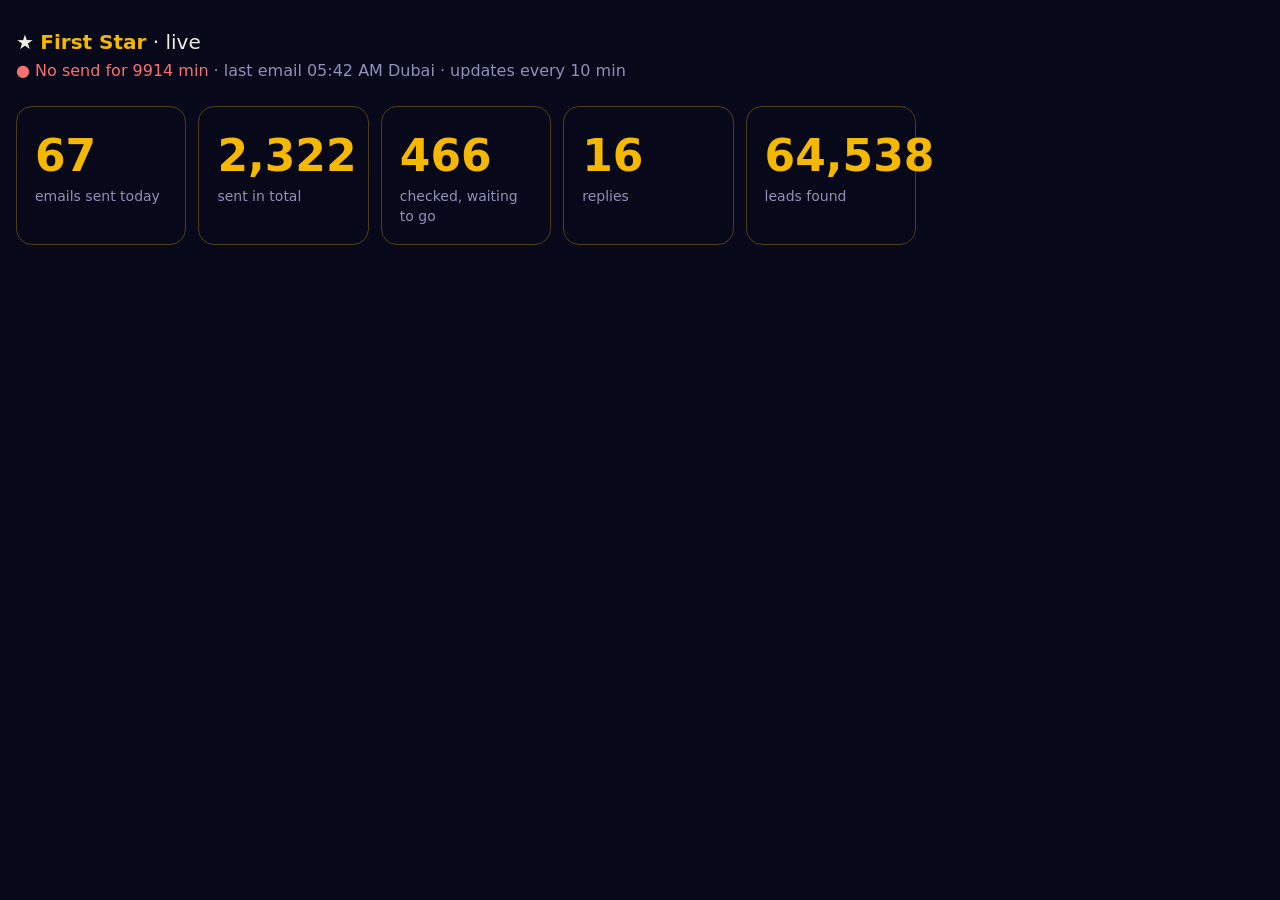
<file: hq-6f8595490b/live.html>
<!doctype html><html lang="en"><head><meta charset="utf-8"><meta name="viewport" content="width=device-width,initial-scale=1"><meta name="robots" content="noindex">
<title>First Star · Live</title>
<style>:root{--ink:#07081a;--cream:#f2ede3;--gold:#f5b800;--mute:#8f92b8}body{margin:0;background:var(--ink);color:var(--cream);font:16px/1.4 system-ui,sans-serif;padding:28px 16px}
h1{font-weight:500;font-size:20px;margin:0 0 4px}h1 b{color:var(--gold)}p{color:var(--mute);margin:0 0 24px}
.g{display:grid;grid-template-columns:repeat(auto-fit,minmax(150px,1fr));gap:12px;max-width:900px}.c{border:1px solid rgba(245,184,0,.3);border-radius:16px;padding:18px}
.n{font-size:44px;font-weight:700;color:var(--gold)}.l{color:var(--mute);font-size:14px}.ok{color:#4ade80}.bad{color:#f87171}</style></head><body>
<h1>★ <b>First Star</b> · live</h1><p id="st">Loading…</p>
<div class="g"><div class="c"><div class="n" id="sentToday">–</div><div class="l">emails sent today</div></div>
<div class="c"><div class="n" id="sentAll">–</div><div class="l">sent in total</div></div>
<div class="c"><div class="n" id="queued">–</div><div class="l">checked, waiting to go</div></div>
<div class="c"><div class="n" id="replies">–</div><div class="l">replies</div></div>
<div class="c"><div class="n" id="leads">–</div><div class="l">leads found</div></div></div>
<script>
async function go(){try{const d=await (await fetch('live.json?'+Date.now(),{cache:'no-store'})).json();
for(const k of ['sentToday','sentAll','queued','replies','leads'])document.getElementById(k).textContent=Number(d[k]).toLocaleString();
const ago=Math.round((Date.now()-new Date(d.lastSent))/60000),t=new Date(d.lastSent).toLocaleTimeString([],{hour:'2-digit',minute:'2-digit',timeZone:'Asia/Dubai'});
document.getElementById('st').innerHTML=(ago<=20?'<span class="ok">● Sending</span>':'<span class="bad">● No send for '+ago+' min</span>')+` · last email ${t} Dubai · updates every 10 min`}
catch(e){document.getElementById('st').textContent='Could not load live numbers.'}}
go();setInterval(go,60000);
</script></body></html>
</file>
<file: stillworks/styles.css>
/* STILLWORKS · Ocean Drive tote board at dusk. Original type, colour and canvas only. */

@font-face { font-family: "Big Shoulders Display"; src: url("fonts/big-shoulders-display.woff2") format("woff2"); font-weight: 500 900; font-display: swap; }
@font-face { font-family: "Schibsted Grotesk"; src: url("fonts/schibsted-grotesk.woff2") format("woff2"); font-weight: 400 800; font-display: swap; }
@font-face { font-family: "Tilt Neon"; src: url("fonts/tilt-neon.woff2") format("woff2"); font-weight: 400; font-display: swap; }

:root {
  color-scheme: dark;
  --dusk-0: #110a24;
  --dusk-1: #1c1138;
  --dusk-2: #261949;
  --dusk-3: #33245d;
  --line: rgba(255, 226, 244, 0.12);
  --line-2: rgba(255, 226, 244, 0.22);
  --text: #fff4ec;
  --text-2: #d8c9e8;
  --text-3: #ab99c8;
  --works: #5ff2c2;
  --shaky: #ffd166;
  --patched: #ff5c8a;
  --recheck: #9db4ff;
  --hot: #ff5c8a;
  --sun: #ff9e5e;
  --ink: #160c2c;

  --f-neon: "Tilt Neon", "Schibsted Grotesk", system-ui, sans-serif;
  --f-display: "Big Shoulders Display", "Arial Narrow", sans-serif;
  --f-body: "Schibsted Grotesk", system-ui, -apple-system, "Segoe UI", sans-serif;

  --gutter: clamp(16px, 4.5vw, 56px);
  --max: 1240px;
  --r: 10px;
  --r-lg: 18px;
  --ease-out: cubic-bezier(0.16, 1, 0.3, 1);
  --ease-io: cubic-bezier(0.65, 0, 0.35, 1);
  --tabbar-h: 64px;
}

*, *::before, *::after { box-sizing: border-box; }
html { -webkit-text-size-adjust: 100%; scroll-behavior: smooth; scroll-padding-top: 76px; scroll-padding-bottom: calc(var(--tabbar-h) + 24px); }
body {
  margin: 0;
  background: var(--dusk-1);
  color: var(--text);
  font: 400 1rem/1.55 var(--f-body);
  font-feature-settings: "ss01";
  -webkit-font-smoothing: antialiased;
  overflow-x: hidden;
  padding-bottom: calc(var(--tabbar-h) + env(safe-area-inset-bottom));
}
::selection { background: var(--hot); color: var(--ink); }
:focus-visible { outline: 2px solid var(--works); outline-offset: 3px; border-radius: 6px; }
a { color: inherit; text-underline-offset: 0.2em; text-decoration-thickness: 1px; }
button, input, select, textarea { font: inherit; color: inherit; }
button { cursor: pointer; }
img, svg, canvas { display: block; }
h1, h2, h3, p, ol, ul, dl, dd { margin: 0; }
ol, ul { padding: 0; list-style: none; }
[hidden] { display: none !important; }
html { scrollbar-color: var(--dusk-3) var(--dusk-0); }
::-webkit-scrollbar { width: 10px; height: 10px; }
::-webkit-scrollbar-track { background: var(--dusk-0); }
::-webkit-scrollbar-thumb { background: var(--dusk-3); border-radius: 10px; border: 2px solid var(--dusk-0); }

.sprite { position: absolute; width: 0; height: 0; overflow: hidden; }
.ic { width: 1.25em; height: 1.25em; fill: none; stroke: currentColor; stroke-width: 1.75; stroke-linecap: round; stroke-linejoin: round; flex: none; }
.sr-only { position: absolute !important; width: 1px; height: 1px; overflow: hidden; clip: rect(0 0 0 0); white-space: nowrap; }
.skip { position: absolute; left: 12px; top: -60px; z-index: 100; background: var(--works); color: var(--ink); padding: 10px 14px; border-radius: 8px; font-weight: 700; }
.skip:focus { top: 12px; }
.noscript { padding: 16px var(--gutter); color: var(--shaky); }

/* ---------------------------------------------------------------- header */
.top {
  position: sticky; top: 0; z-index: 30;
  display: flex; align-items: center; gap: 16px;
  padding: 10px var(--gutter);
  padding-top: calc(10px + env(safe-area-inset-top));
  background: rgba(22, 13, 46, 0.94);
  border-bottom: 1px solid var(--line);
}
.logo { display: flex; align-items: baseline; gap: 10px; text-decoration: none; min-width: 0; }
.logo-neon, .foot-logo [data-logo] { font-family: var(--f-neon); letter-spacing: 0.02em; white-space: nowrap; }
.logo-neon { font-size: 1.6rem; line-height: 1; }
.n1 { color: #d9fff3; text-shadow: 0 0 2px #fff, 0 0 8px rgba(95, 242, 194, 0.9), 0 0 22px rgba(95, 242, 194, 0.55); }
.n2 { color: #ffe1ea; text-shadow: 0 0 2px #fff, 0 0 8px rgba(255, 92, 138, 0.95), 0 0 24px rgba(255, 92, 138, 0.6); }
.motion .logo-neon .n1 { animation: power-on 1.6s steps(1, end) 0.2s both; }
.motion .logo-neon .n2 { animation: power-on 1.9s steps(1, end) 0.45s both, hum 7s ease-in-out 3s infinite; }
@keyframes power-on {
  0% { opacity: 0.12; text-shadow: none; } 8% { opacity: 1; } 12% { opacity: 0.2; text-shadow: none; }
  22% { opacity: 1; } 26% { opacity: 0.35; text-shadow: none; } 40%, 100% { opacity: 1; }
}
@keyframes hum { 0%, 100% { opacity: 1; } 48% { opacity: 1; } 50% { opacity: 0.82; } 52% { opacity: 1; } }
.logo-for { font: 600 0.72rem/1 var(--f-body); color: var(--text-3); letter-spacing: 0.04em; white-space: nowrap; }
.top-nav { display: none; margin-left: auto; gap: 4px; }
.top-nav a { padding: 8px 12px; border-radius: 999px; text-decoration: none; color: var(--text-2); font-weight: 600; font-size: 0.92rem; transition: color 0.2s, background-color 0.2s; }
.top-nav a:hover { color: var(--text); background: var(--dusk-2); }
.top-nav a[aria-current="true"] { color: var(--ink); background: var(--works); }
.top-right { margin-left: auto; display: flex; align-items: center; gap: 8px; }
.live-pill { display: inline-flex; align-items: center; gap: 7px; font-size: 0.78rem; font-weight: 600; color: var(--text-2); padding: 6px 10px; border: 1px solid var(--line-2); border-radius: 999px; white-space: nowrap; }
.bulb { width: 8px; height: 8px; border-radius: 50%; background: var(--text-3); }
[data-live="live"] .bulb { background: var(--works); box-shadow: 0 0 0 3px rgba(95, 242, 194, 0.18); }
[data-live="offline"] .bulb { background: var(--shaky); }
.motion [data-live="live"] .bulb { animation: blink 2.4s ease-in-out infinite; }
@keyframes blink { 50% { opacity: 0.4; } }
.btn-install { display: inline-flex; align-items: center; gap: 6px; background: transparent; border: 1px solid var(--line-2); color: var(--text); border-radius: 999px; padding: 6px 12px; font-size: 0.8rem; font-weight: 700; }

/* ---------------------------------------------------------------- buttons */
.btn {
  display: inline-flex; align-items: center; justify-content: center; gap: 8px;
  min-height: 48px; padding: 0 22px; border-radius: 999px;
  font: 700 0.98rem/1 var(--f-body); text-decoration: none; letter-spacing: 0.01em;
  border: 1px solid transparent; transition: transform 0.25s var(--ease-out), background-color 0.2s, box-shadow 0.25s, color 0.2s;
}
.btn:active { transform: translateY(1px) scale(0.98); }
.btn-hot { background: var(--hot); color: var(--ink); box-shadow: 0 6px 22px -8px rgba(255, 92, 138, 0.8); }
.btn-hot:hover { background: #ff7aa0; box-shadow: 0 10px 28px -8px rgba(255, 92, 138, 0.9); }
.btn-ghost { background: transparent; color: var(--text); border-color: var(--line-2); }
.btn-ghost:hover { border-color: var(--works); color: var(--works); }
.btn-sq { width: 48px; padding: 0; border-radius: 12px; }
.btn[disabled], .btn[aria-busy="true"] { opacity: 0.6; cursor: progress; }
.link-btn { background: none; border: 0; padding: 6px 0; color: var(--text-2); text-decoration: underline; text-underline-offset: 0.25em; font-size: 0.9rem; }
.link-btn:hover { color: var(--text); }

/* ---------------------------------------------------------------- hero */
.hero {
  position: relative;
  background:
    radial-gradient(120% 60% at 80% 100%, rgba(255, 92, 138, 0.18), transparent 60%),
    linear-gradient(180deg, var(--dusk-1) 0%, #22134a 55%, #2f1757 100%);
  overflow: hidden;
}
.hero-grid {
  position: relative; z-index: 2;
  max-width: var(--max); margin: 0 auto;
  padding: clamp(28px, 6vw, 72px) var(--gutter) 28px;
  display: grid; gap: 28px;
}
.hero-title {
  font: 900 clamp(3.3rem, 15.5vw, 6rem)/0.86 var(--f-display);
  text-transform: uppercase; letter-spacing: -0.01em;
  text-wrap: balance;
}
.hero-title span { display: block; }
.hero-title .hot { color: var(--hot); }
.motion .hero-title span { animation: rise 1s var(--ease-out) both; }
.motion .hero-title span:nth-child(2) { animation-delay: 0.08s; }
.motion .hero-title span:nth-child(3) { animation-delay: 0.16s; }
@keyframes rise { from { transform: translateY(0.35em); opacity: 0; clip-path: inset(0 0 100% 0); } to { transform: none; opacity: 1; clip-path: inset(0 0 -10% 0); } }
.hero-lead { margin-top: 18px; max-width: 46ch; color: var(--text-2); font-size: clamp(1.02rem, 3.6vw, 1.18rem); }
.hero-cta { display: flex; flex-wrap: wrap; gap: 10px; margin-top: 24px; }
@media (max-width: 559px) {
  .hero-cta .btn { flex: 1 1 0; padding: 0 12px; font-size: 0.94rem; white-space: nowrap; }
  .seg button { padding: 0 10px; font-size: 0.84rem; gap: 5px; }
  /* status chips: one row that bleeds off the right edge and scrolls (fade hints there is more) */
  .seg-status {
    flex: 1 1 100%; margin-right: calc(var(--gutter) * -1); padding-right: 44px;
    border-right: 0; border-radius: 999px 0 0 999px;
    -webkit-mask-image: linear-gradient(90deg, #000 calc(100% - 48px), transparent);
    mask-image: linear-gradient(90deg, #000 calc(100% - 48px), transparent);
  }
  .filters { gap: 8px; }
}

/* tote board */
.tote {
  align-self: start;
  background: linear-gradient(180deg, rgba(17, 10, 36, 0.92), rgba(17, 10, 36, 0.98));
  border: 1px solid var(--line-2);
  border-radius: var(--r-lg);
  padding: 18px 16px 18px;
  box-shadow: 0 30px 60px -30px rgba(0, 0, 0, 0.7), inset 0 1px 0 rgba(255, 255, 255, 0.05);
}
.tote-head { display: flex; justify-content: space-between; align-items: baseline; gap: 12px; }
.tote-label, .heat-title { font: 800 0.95rem/1 var(--f-display); text-transform: uppercase; letter-spacing: 0.14em; color: var(--shaky); }
.tote-plat { font-size: 0.78rem; color: var(--text-3); font-weight: 600; text-align: right; }
.tote-digits {
  display: flex; align-items: flex-start; justify-content: space-between; gap: 4px;
  margin-top: 14px; font: 800 clamp(2.15rem, 10.2vw, 3.6rem)/1 var(--f-display);
  font-variant-numeric: tabular-nums;
}
.tote-unit { display: grid; justify-items: center; gap: 8px; }
.flaps { display: flex; gap: 3px; }
.unit-label { font: 700 0.68rem/1 var(--f-body); letter-spacing: 0.12em; text-transform: uppercase; color: var(--text-3); }
.tote-sep { color: var(--text-3); padding-top: 0.12em; font-size: 0.7em; }
.tote-note { margin-top: 12px; font-size: 0.8rem; color: var(--text-3); }

/* split-flap digit */
.flap {
  --h: 1.12em; --w: 0.7em;
  position: relative; width: var(--w); height: var(--h);
  perspective: 4em; border-radius: 0.09em;
  color: var(--text);
}
.flap > span {
  position: absolute; left: 0; right: 0; height: 50%; overflow: hidden;
  background: linear-gradient(180deg, #2f2160, #271a51);
  backface-visibility: hidden; -webkit-backface-visibility: hidden;
}
.flap > span > b { display: block; height: var(--h); line-height: var(--h); text-align: center; font-weight: 800; }
.flap .f-top, .flap .f-ft { top: 0; border-radius: 0.09em 0.09em 0 0; transform-origin: 50% 100%; }
.flap .f-bot, .flap .f-fb { bottom: 0; border-radius: 0 0 0.09em 0.09em; transform-origin: 50% 0; background: linear-gradient(180deg, #241849, #2c1e5a); }
.flap .f-bot > b, .flap .f-fb > b { transform: translateY(-50%); }
.flap::after { content: ""; position: absolute; left: 0; right: 0; top: calc(50% - 0.5px); height: 1px; background: rgba(10, 5, 22, 0.9); z-index: 3; }
.flap .f-ft, .flap .f-fb { visibility: hidden; z-index: 2; }
.flap.is-flipping .f-ft { visibility: visible; animation: flip-top 0.18s ease-in both; }
.flap.is-flipping .f-fb { visibility: visible; animation: flip-bot 0.2s var(--ease-out) 0.18s both; }
@keyframes flip-top { from { transform: rotateX(0); } to { transform: rotateX(-90deg); filter: brightness(0.6); } }
@keyframes flip-bot { from { transform: rotateX(90deg); filter: brightness(1.4); } to { transform: rotateX(0); } }

/* heat meter */
.heat { margin-top: 20px; padding-top: 16px; border-top: 1px dashed var(--line-2); }
.heat-top { display: flex; justify-content: space-between; align-items: baseline; }
.heat-title { color: var(--recheck); }
.heat-read { font: 800 1.5rem/1 var(--f-display); font-variant-numeric: tabular-nums; }
.heat-sub { font: 600 0.8rem var(--f-body); color: var(--text-2); }
.heat-tube {
  position: relative; margin-top: 12px; height: 18px; border-radius: 999px;
  background: #0d0720; border: 1px solid var(--line-2); overflow: hidden;
  box-shadow: inset 0 2px 6px rgba(0, 0, 0, 0.6);
}
.heat-fill {
  position: absolute; inset: 3px; border-radius: 999px;
  background: linear-gradient(90deg, #6d7bff 0%, var(--recheck) 30%, var(--hot) 75%, var(--sun) 100%);
  box-shadow: 0 0 14px rgba(255, 92, 138, 0.65), inset 0 1px 0 rgba(255, 255, 255, 0.55);
  transform-origin: 0 50%; transform: scaleX(var(--heat, 0));
  transition: transform 2.2s var(--ease-out);
}
.heat-fill::after { content: ""; position: absolute; inset: 2px 6px auto; height: 3px; border-radius: 3px; background: rgba(255, 255, 255, 0.55); filter: blur(0.5px); }
.heat-ticks { position: absolute; inset: 0; background: repeating-linear-gradient(90deg, transparent 0 calc(10% - 1px), rgba(13, 7, 32, 0.75) calc(10% - 1px) 10%); }
.heat-ends { display: flex; justify-content: space-between; gap: 10px; margin-top: 8px; font-size: 0.74rem; color: var(--text-3); }
.heat-ends span:last-child { text-align: right; }

/* horizon canvas */
.horizon { position: relative; z-index: 1; height: clamp(150px, 30vw, 260px); margin-top: 4px; }
.horizon canvas { width: 100%; height: 100%; -webkit-mask-image: linear-gradient(180deg, transparent 0, #000 22%); mask-image: linear-gradient(180deg, transparent 0, #000 22%); }

/* ticker */
.ticker {
  position: relative; z-index: 2; overflow: hidden;
  background: var(--dusk-0); border-top: 1px solid var(--line-2); border-bottom: 1px solid var(--line-2);
  mask-image: linear-gradient(90deg, transparent, #000 4%, #000 96%, transparent);
}
.ticker-track { display: flex; width: max-content; gap: 40px; padding: 12px 0 12px 16px; }
.motion .ticker-track.is-running { animation: tick var(--tick-dur, 80s) linear infinite; }
.ticker:hover .ticker-track, .ticker:focus-within .ticker-track { animation-play-state: paused; }
@keyframes tick { to { transform: translateX(-50%); } }
.ticker-item { display: inline-flex; align-items: center; gap: 10px; white-space: nowrap; font-weight: 600; font-size: 0.92rem; color: var(--text-2); }
.ticker-item a { text-decoration: none; color: var(--text); }
.ticker-item a:hover { color: var(--works); }
.tk-tag { font: 800 0.72rem/1 var(--f-display); letter-spacing: 0.12em; text-transform: uppercase; padding: 4px 7px; border-radius: 4px; color: var(--ink); background: var(--text-3); }
.tk-Confirmed { background: var(--works); } .tk-Rumour { background: var(--shaky); } .tk-Leak { background: var(--patched); } .tk-recheck { background: var(--recheck); }

/* ---------------------------------------------------------------- sections */
.sec { max-width: var(--max); margin: 0 auto; padding: clamp(64px, 11vw, 128px) var(--gutter) 0; }
.sec-head { display: grid; gap: 14px; margin-bottom: 28px; }
.sec-head h2 { font: 900 clamp(2.6rem, 11vw, 5rem)/0.9 var(--f-display); text-transform: uppercase; letter-spacing: -0.005em; }
.sec-lead { max-width: 62ch; color: var(--text-2); font-size: 1.04rem; }
.sec-lead em { font-style: normal; color: var(--recheck); font-weight: 700; }
.deco-rule { display: grid; gap: 4px; width: 120px; }
.deco-rule i { display: block; height: 2px; border-radius: 2px; background: var(--hot); transform-origin: 0 50%; }
.deco-rule i:nth-child(2) { width: 72%; background: var(--shaky); }
.deco-rule i:nth-child(3) { width: 44%; background: var(--works); }
.motion .deco-rule i { transform: scaleX(0); transition: transform 0.9s var(--ease-out); }
.motion .is-in .deco-rule i, .motion .deco-rule.is-in i { transform: scaleX(1); }
.motion .deco-rule i:nth-child(2) { transition-delay: 0.08s; }
.motion .deco-rule i:nth-child(3) { transition-delay: 0.16s; }
.fine { font-size: 0.82rem; color: var(--text-3); max-width: 70ch; }
.fine strong { color: var(--text-2); }

/* update strip */
.update-strip {
  display: flex; align-items: center; gap: 12px; flex-wrap: wrap;
  padding: 12px 16px; border-radius: var(--r); background: var(--dusk-2); border: 1px solid var(--line);
}
.update-strip .ic { color: var(--recheck); }
.update-text { flex: 1 1 220px; display: flex; flex-wrap: wrap; align-items: baseline; gap: 4px 10px; }
.u-label { font: 800 0.78rem/1 var(--f-display); letter-spacing: 0.14em; text-transform: uppercase; color: var(--text-3); }
.u-version { font: 800 1.25rem/1 var(--f-display); letter-spacing: 0.02em; color: var(--recheck); }
.u-meta { font-size: 0.86rem; color: var(--text-2); }
.u-count { font-size: 0.84rem; color: var(--text-3); }
.u-count strong { font: 800 1.1rem var(--f-display); color: var(--text); }

/* filters */
.filters { display: flex; flex-wrap: wrap; gap: 10px; margin: 16px 0; }
.seg {
  display: flex; gap: 2px; padding: 3px; border-radius: 999px; background: var(--dusk-0); border: 1px solid var(--line);
  overflow-x: auto; scrollbar-width: none; max-width: 100%;
}
.seg::-webkit-scrollbar { display: none; }
.seg button {
  display: inline-flex; align-items: center; gap: 6px;
  min-height: 38px; padding: 0 14px; border-radius: 999px; border: 0; background: transparent;
  color: var(--text-2); font-weight: 600; font-size: 0.88rem; white-space: nowrap;
  transition: background-color 0.25s var(--ease-out), color 0.2s;
}
.seg button:hover { color: var(--text); }
.seg button[aria-checked="true"] { background: var(--dusk-3); color: var(--text); box-shadow: inset 0 0 0 1px var(--line-2); }
.dot { display: inline-block; width: 8px; height: 8px; border-radius: 50%; background: currentColor; flex: none; }
.dot.works { background: var(--works); } .dot.shaky { background: var(--shaky); } .dot.patched { background: var(--patched); } .dot.recheck { background: var(--recheck); }
.select select, .field select {
  appearance: none; min-height: 44px; padding: 0 40px 0 16px; border-radius: 999px;
  background: var(--dusk-0) url("data:image/svg+xml,%3Csvg xmlns='http://www.w3.org/2000/svg' width='12' height='8' fill='none' stroke='%23d8c9e8' stroke-width='1.8' stroke-linecap='round' stroke-linejoin='round'%3E%3Cpath d='M1 1.5l5 5 5-5'/%3E%3C/svg%3E") no-repeat right 16px center;
  border: 1px solid var(--line); font-weight: 600; font-size: 0.9rem;
}

/* board */
.board {
  position: relative; border-radius: var(--r-lg); overflow: hidden;
  background: var(--dusk-0); border: 1px solid var(--line-2);
  box-shadow: inset 0 1px 0 rgba(255, 255, 255, 0.04), 0 30px 60px -40px rgba(0, 0, 0, 0.8);
}
.board::after {
  content: ""; position: absolute; inset: 0; pointer-events: none;
  background: linear-gradient(100deg, transparent 30%, rgba(157, 180, 255, 0.12) 48%, rgba(255, 255, 255, 0.18) 50%, rgba(157, 180, 255, 0.12) 52%, transparent 70%);
  transform: translateX(-120%);
}
.motion .board.is-in::after { animation: sweep 1.4s var(--ease-io) 0.15s 1 both; }
@keyframes sweep { to { transform: translateX(120%); } }
.board-head { display: none; }
.board-rows:empty { display: none; }
.row {
  display: grid; grid-template-columns: 1fr auto; gap: 10px 12px; align-items: center;
  padding: 16px; border-bottom: 1px solid var(--line);
}
.row:last-child { border-bottom: 0; }
.motion .board.is-in .row { animation: row-in 0.6s var(--ease-out) both; animation-delay: calc(var(--i, 0) * 50ms + 0.3s); }
@keyframes row-in { from { opacity: 0; transform: translateX(14px); } }
.row > .chip { justify-self: start; }
.row-main { grid-column: 1 / -1; display: grid; gap: 6px; }
.row-mode { grid-column: 1 / -1; display: flex; flex-wrap: wrap; gap: 6px; }
.row-title { grid-column: 1 / -1; font-weight: 700; font-size: 1.05rem; line-height: 1.3; }
.row-title a { text-decoration: none; }
.row-title a:hover { text-decoration: underline; }
.row-meta { grid-column: 1 / -1; display: flex; flex-wrap: wrap; gap: 6px 10px; align-items: center; font-size: 0.84rem; color: var(--text-2); }
.row-body { grid-column: 1 / -1; font-size: 0.92rem; color: var(--text-2); max-width: 70ch; }
.row-checked { font-size: 0.8rem; color: var(--text-3); text-align: right; }
.row-checked strong { color: var(--text); font: 800 0.95rem var(--f-display); letter-spacing: 0.03em; }
.row-votes { grid-column: 1 / -1; display: grid; grid-template-columns: 1fr 1fr; gap: 8px; }
.vote {
  display: inline-flex; align-items: center; justify-content: center; gap: 8px; min-height: 44px; border-radius: 10px;
  background: var(--dusk-2); border: 1px solid var(--line); font-weight: 700; font-size: 0.88rem; color: var(--text);
  transition: background-color 0.2s, border-color 0.2s, transform 0.2s var(--ease-out);
}
.vote b { font: 800 1.05rem var(--f-display); font-variant-numeric: tabular-nums; }
.vote-works:hover { border-color: var(--works); } .vote-works .ic { color: var(--works); }
.vote-patched:hover { border-color: var(--patched); } .vote-patched .ic { color: var(--patched); }
.vote[disabled] { opacity: 0.55; cursor: default; }
.vote.is-voted { border-color: var(--line-2); background: var(--dusk-3); opacity: 1; }
.chip {
  display: inline-flex; align-items: center; gap: 7px; height: 30px; padding: 0 11px 0 9px; border-radius: 6px;
  background: var(--dusk-2); border: 1px solid currentColor;
  font: 800 0.86rem/1 var(--f-display); letter-spacing: 0.12em; text-transform: uppercase; white-space: nowrap;
}
.chip.works { color: var(--works); } .chip.shaky { color: var(--shaky); } .chip.patched { color: var(--patched); } .chip.recheck { color: var(--recheck); }
.chip .dot { box-shadow: 0 0 0 3px color-mix(in srgb, currentColor 22%, transparent); }
.motion .chip.recheck .dot { animation: blink 1.6s ease-in-out infinite; }
.chip.is-new { animation: chip-flip 0.5s var(--ease-out); }
@keyframes chip-flip { from { transform: rotateX(90deg); } }
.tag { display: inline-flex; align-items: center; height: 24px; padding: 0 9px; border-radius: 999px; border: 1px solid var(--line-2); font-size: 0.76rem; font-weight: 700; color: var(--text-2); text-transform: capitalize; }
.ban { display: inline-flex; align-items: center; gap: 5px; height: 24px; padding: 0 9px; border-radius: 999px; background: rgba(255, 92, 138, 0.14); color: #ff9ab6; border: 1px solid rgba(255, 92, 138, 0.5); font-size: 0.76rem; font-weight: 700; white-space: nowrap; }
.ban .ic { width: 14px; height: 14px; }
.ban-note { grid-column: 1 / -1; font-size: 0.82rem; color: #ffb3c8; }

/* empty board */
.board-empty { position: relative; }
.board-rows:not(:empty) + .board-empty { display: none; }
.ghost-rows { display: grid; }
.ghost-rows span { position: relative; height: 64px; border-bottom: 1px dashed var(--line); }
.ghost-rows span::before {
  content: ""; position: absolute; left: 16px; top: 50%; width: 92px; height: 26px; margin-top: -13px; border-radius: 6px;
  border: 1px dashed var(--line-2);
}
.ghost-rows span::after {
  content: ""; position: absolute; left: 124px; right: 30%; top: 50%; height: 10px; margin-top: -5px; border-radius: 5px;
  background: repeating-linear-gradient(90deg, rgba(255, 226, 244, 0.08) 0 6px, transparent 6px 10px);
}
.motion .ghost-rows span::before { animation: slot 3.2s ease-in-out infinite; animation-delay: calc(var(--g) * 0.25s); }
.ghost-rows span:nth-child(1) { --g: 0; } .ghost-rows span:nth-child(2) { --g: 1; } .ghost-rows span:nth-child(3) { --g: 2; } .ghost-rows span:nth-child(4) { --g: 3; } .ghost-rows span:nth-child(5) { --g: 4; }
@keyframes slot { 0%, 70%, 100% { border-color: var(--line-2); background: transparent; } 10% { border-color: var(--recheck); background: rgba(157, 180, 255, 0.12); } }
.empty-card {
  position: absolute; inset: 0; display: grid; place-content: center; justify-items: center; gap: 12px;
  padding: 24px 20px; text-align: center;
  background: radial-gradient(70% 70% at 50% 50%, rgba(17, 10, 36, 0.97) 40%, rgba(17, 10, 36, 0.6) 100%);
}
.empty-big { font: 900 clamp(2.1rem, 9vw, 3.4rem)/0.95 var(--f-display); text-transform: uppercase; color: var(--shaky); letter-spacing: 0.01em; }
.empty-copy { max-width: 44ch; color: var(--text-2); font-size: 0.95rem; }
.empty-line { display: block; color: var(--text); font-weight: 700; font-size: 1.05rem; margin-bottom: 4px; }
.empty-card .btn { margin-top: 6px; }
.board-nomatch { padding: 36px 20px; text-align: center; color: var(--text-2); }
.board-nomatch .link-btn { margin-left: 6px; }

/* legend */
.legend { display: flex; flex-wrap: wrap; gap: 14px 22px; margin-top: 18px; }
.legend > div { display: flex; align-items: center; gap: 10px; }
.legend dd { font-size: 0.84rem; color: var(--text-2); max-width: 26ch; }

/* forms */
.form-wrap { margin-top: 26px; border-radius: var(--r-lg); border: 1px solid var(--line); background: var(--dusk-2); }
.form-toggle {
  width: 100%; display: flex; align-items: center; gap: 10px; padding: 18px 20px; min-height: 60px;
  background: none; border: 0; text-align: left; font: 800 1.25rem/1 var(--f-display); letter-spacing: 0.04em; text-transform: uppercase;
}
.form-toggle .ic { color: var(--hot); transition: transform 0.35s var(--ease-out); }
.form-toggle[aria-expanded="true"] .ic { transform: rotate(45deg); }
.sub-form { display: grid; gap: 18px; padding: 0 20px 22px; }
.motion .sub-form:not([hidden]) { animation: unfold 0.5s var(--ease-out); }
@keyframes unfold { from { opacity: 0; transform: translateY(-8px); } }
.form-intro { font-size: 0.9rem; color: var(--text-2); max-width: 70ch; }
.field { display: grid; gap: 8px; min-width: 0; border: 0; padding: 0; margin: 0; }
.field label, .field legend { font-weight: 700; font-size: 0.9rem; padding: 0; }
.opt { font-weight: 500; color: var(--text-3); font-size: 0.82rem; margin-left: 4px; }
.field input, .field textarea, .add-item input {
  width: 100%; min-height: 48px; padding: 12px 14px; border-radius: 12px;
  background: var(--dusk-0); border: 1px solid var(--line-2); color: var(--text); font-size: 1rem;
  caret-color: var(--works); transition: border-color 0.2s, box-shadow 0.2s;
}
.field textarea { resize: vertical; min-height: 120px; line-height: 1.5; }
.field input::placeholder, .field textarea::placeholder, .add-item input::placeholder { color: #8e7daa; }
.field input:focus, .field textarea:focus, .add-item input:focus, .field select:focus { outline: none; border-color: var(--works); box-shadow: 0 0 0 3px rgba(95, 242, 194, 0.2); }
.field select { border-radius: 12px; width: 100%; }
.field [aria-invalid="true"] { border-color: var(--patched); }
.field-row { display: grid; gap: 18px; }
.radios { display: flex; flex-wrap: wrap; gap: 6px; }
.radios label { position: relative; }
.radios input { position: absolute; opacity: 0; inset: 0; margin: 0; cursor: pointer; }
.radios span { display: inline-flex; align-items: center; min-height: 44px; padding: 0 16px; border-radius: 999px; border: 1px solid var(--line-2); background: var(--dusk-0); font-weight: 600; font-size: 0.9rem; color: var(--text-2); transition: all 0.2s; }
.radios input:checked + span { background: var(--text); color: var(--ink); border-color: var(--text); }
.radios input:focus-visible + span { outline: 2px solid var(--works); outline-offset: 2px; }
.ban-ack { display: flex; gap: 10px; align-items: flex-start; padding: 14px; border-radius: 12px; background: rgba(255, 92, 138, 0.1); border: 1px solid rgba(255, 92, 138, 0.45); font-size: 0.9rem; color: #ffd0dc; }
.ban-ack .ic { color: var(--patched); margin-top: 2px; }
.ban-ack input { width: 18px; height: 18px; accent-color: var(--patched); margin: 0 8px 0 0; vertical-align: -3px; }
.hp { position: absolute; left: -9999px; width: 1px; height: 1px; overflow: hidden; }
.form-foot { display: flex; flex-wrap: wrap; align-items: center; gap: 12px 16px; }
.form-status { font-size: 0.9rem; font-weight: 600; }
.form-status.ok { color: var(--works); } .form-status.err { color: #ff9ab6; } .form-status.note { color: var(--text-2); font-weight: 500; }

/* ---------------------------------------------------------------- news */
.news-bar { display: flex; flex-wrap: wrap; align-items: center; justify-content: space-between; gap: 12px; margin-bottom: 14px; }
.news-meta { font-size: 0.84rem; color: var(--text-3); }
.news-list { border-top: 1px solid var(--line-2); }
.news-item {
  display: grid; grid-template-columns: 1fr; gap: 6px; padding: 18px 0; border-bottom: 1px solid var(--line);
}
.motion .news-item.will-reveal { clip-path: inset(0 100% 0 0); }
.motion .news-item.is-in { clip-path: inset(0 0 0 0); transition: clip-path 0.9s var(--ease-out); transition-delay: calc(var(--i, 0) * 60ms); }
.news-top { display: flex; align-items: center; flex-wrap: wrap; gap: 6px 10px; font-size: 0.8rem; color: var(--text-3); font-weight: 600; }
.news-src { color: var(--text-2); }
.label { font: 800 0.72rem/1 var(--f-display); letter-spacing: 0.12em; text-transform: uppercase; padding: 5px 8px; border-radius: 4px; color: var(--ink); }
.label.Confirmed { background: var(--works); } .label.Rumour { background: var(--shaky); } .label.Leak { background: var(--patched); }
.news-title { font: 700 1.12rem/1.3 var(--f-body); text-wrap: pretty; }
.news-title a { text-decoration: none; background-image: linear-gradient(currentColor, currentColor); background-size: 0 1px; background-repeat: no-repeat; background-position: 0 100%; transition: background-size 0.4s var(--ease-out), color 0.2s; }
.news-title a:hover { background-size: 100% 1px; color: var(--works); }
.news-title .ic { display: inline; width: 0.85em; height: 0.85em; vertical-align: -0.05em; margin-left: 4px; color: var(--text-3); }
.news-sum { font-size: 0.94rem; color: var(--text-2); max-width: 72ch; }
.news-more { margin-top: 18px; }
.news-empty { padding: 40px 0; }
.sec-news .fine { margin-top: 22px; }

/* ---------------------------------------------------------------- tips */
.tips-wrap { display: grid; gap: 16px; }
.tips-list:empty { display: none; }
.tips-list:not(:empty) + .postcard { display: none; }
.tip { padding: 18px; border-radius: var(--r); background: var(--dusk-2); border: 1px solid var(--line); display: grid; gap: 8px; }
.tip h3 { font-size: 1.05rem; }
.tip p { color: var(--text-2); font-size: 0.94rem; }
.postcard {
  position: relative; display: grid; gap: 12px; justify-items: start;
  padding: 28px 22px; border-radius: var(--r-lg);
  background:
    linear-gradient(180deg, rgba(255, 158, 94, 0.0) 55%, rgba(255, 92, 138, 0.14) 100%),
    var(--dusk-2);
  border: 1px solid var(--line-2);
  box-shadow: 0 24px 48px -28px rgba(0, 0, 0, 0.9);
}
.motion .postcard.will-reveal { transform: rotate(-2.5deg) translateY(24px); opacity: 0; }
.motion .postcard.is-in { transform: rotate(-0.6deg); opacity: 1; transition: transform 1.1s var(--ease-out), opacity 0.6s; }
.postcard-stamp {
  position: absolute; right: 18px; top: 18px; width: 64px; height: 76px; display: grid; place-content: center; text-align: center;
  border: 2px dashed var(--hot); border-radius: 6px; color: var(--hot);
  font: 900 1.9rem/0.9 var(--f-display); transform: rotate(6deg);
}
.postcard-stamp span { display: block; font-size: 0.8rem; letter-spacing: 0.14em; text-transform: uppercase; }
.postcard .empty-copy { padding-right: 72px; }

/* ---------------------------------------------------------------- checklists */
.tabs { display: flex; gap: 6px; overflow-x: auto; scrollbar-width: none; border-bottom: 1px solid var(--line-2); }
.tabs::-webkit-scrollbar { display: none; }
.tabs button {
  position: relative; padding: 12px 16px 14px; min-height: 48px; background: none; border: 0; color: var(--text-3);
  font: 800 1.15rem/1 var(--f-display); letter-spacing: 0.06em; text-transform: uppercase; white-space: nowrap;
}
.tabs button::after { content: ""; position: absolute; left: 12px; right: 12px; bottom: -1px; height: 3px; border-radius: 3px; background: var(--works); transform: scaleX(0); transition: transform 0.4s var(--ease-out); }
.tabs button[aria-selected="true"] { color: var(--text); }
.tabs button[aria-selected="true"]::after { transform: scaleX(1); }
.list-panel { padding-top: 20px; display: grid; gap: 14px; }
.list-progress { display: flex; align-items: center; gap: 14px; }
.lp-count { font: 800 1.6rem/1 var(--f-display); font-variant-numeric: tabular-nums; white-space: nowrap; color: var(--text-2); }
.lp-done { color: var(--works); }
.lp-bar { flex: 1; height: 10px; border-radius: 999px; background: var(--dusk-0); border: 1px solid var(--line); overflow: hidden; }
.lp-fill { height: 100%; width: 100%; transform-origin: 0 50%; transform: scaleX(var(--p, 0)); background: var(--works); border-radius: 999px; transition: transform 0.7s var(--ease-out); }
.list-official { font-size: 0.9rem; color: var(--text-2); padding: 14px 16px; border-radius: var(--r); border: 1px dashed var(--line-2); }
.list-official strong { color: var(--shaky); }
.check-list:empty { display: none; }
.check-item { display: flex; align-items: center; gap: 12px; padding: 4px 0; border-bottom: 1px solid var(--line); }
.check-item label { flex: 1; display: flex; align-items: center; gap: 12px; min-height: 52px; cursor: pointer; min-width: 0; }
.check-item input { position: absolute; opacity: 0; width: 1px; height: 1px; }
.box { flex: none; width: 26px; height: 26px; border-radius: 7px; border: 1.5px solid var(--line-2); display: grid; place-items: center; background: var(--dusk-0); transition: background-color 0.25s, border-color 0.25s; }
.box svg { width: 18px; height: 18px; fill: none; stroke: var(--ink); stroke-width: 2.6; stroke-linecap: round; stroke-linejoin: round; stroke-dasharray: 24; stroke-dashoffset: 24; transition: stroke-dashoffset 0.35s var(--ease-out) 0.05s; }
.check-item input:checked + .box { background: var(--works); border-color: var(--works); }
.check-item input:checked + .box svg { stroke-dashoffset: 0; }
.check-item input:focus-visible + .box { outline: 2px solid var(--works); outline-offset: 3px; }
.check-text { overflow-wrap: anywhere; }
.check-item input:checked ~ .check-text { color: var(--text-3); text-decoration: line-through; text-decoration-color: var(--works); }
.src-link { font-size: 0.76rem; color: var(--text-3); margin-left: 6px; }
.del { flex: none; width: 44px; height: 44px; display: grid; place-items: center; background: none; border: 0; color: var(--text-3); border-radius: 10px; }
.del:hover { color: var(--patched); background: var(--dusk-2); }
.add-item { display: flex; gap: 8px; }
.add-item input { flex: 1; min-width: 0; }
.list-tools { display: flex; flex-wrap: wrap; align-items: center; justify-content: space-between; gap: 8px; }

/* ---------------------------------------------------------------- media */
.media-grid { display: grid; grid-template-columns: 1fr; gap: 14px; }
.media-card { position: relative; border-radius: var(--r-lg); overflow: hidden; background: var(--dusk-0); border: 1px solid var(--line-2); aspect-ratio: 16 / 9; }
.motion .media-card.will-reveal { clip-path: inset(100% 0 0 0 round 18px); }
.motion .media-card.is-in { clip-path: inset(0 0 0 0 round 18px); transition: clip-path 1s var(--ease-out); transition-delay: calc(var(--i, 0) * 80ms); }
.poster {
  position: absolute; inset: 0; width: 100%; display: grid; align-content: space-between; padding: 16px 18px; text-align: left;
  border: 0; color: var(--text); overflow: hidden;
  background:
    repeating-linear-gradient(180deg, rgba(255, 255, 255, 0.035) 0 1px, transparent 1px 4px),
    linear-gradient(180deg, transparent 0 58%, var(--p-glow, rgba(255, 92, 138, 0.35)) 58.5%, transparent 62%),
    linear-gradient(180deg, #1a0f36 0%, #3a1a5e 52%, var(--p-sky, #b23a6f) 59%, #120a26 60%, #0d0720 100%);
}
.poster::after { content: ""; position: absolute; inset: 0; background: linear-gradient(0deg, rgba(13, 7, 32, 0.85), transparent 55%); }
.poster > * { position: relative; z-index: 1; }
.poster-kind { font: 800 0.74rem/1 var(--f-display); letter-spacing: 0.16em; text-transform: uppercase; color: var(--shaky); }
.poster-title { font: 900 clamp(1.7rem, 7vw, 2.5rem)/0.92 var(--f-display); text-transform: uppercase; max-width: 14ch; text-wrap: balance; }
.poster-foot { display: flex; align-items: center; justify-content: space-between; gap: 10px; font-size: 0.8rem; color: var(--text-2); font-weight: 600; }
.play { width: 52px; height: 52px; border-radius: 50%; display: grid; place-items: center; background: var(--hot); color: var(--ink); box-shadow: 0 8px 24px -6px rgba(255, 92, 138, 0.8); transition: transform 0.35s var(--ease-out); flex: none; }
.play .ic { width: 22px; height: 22px; fill: currentColor; stroke: none; margin-left: 3px; }
.poster:hover .play, .poster:focus-visible .play { transform: scale(1.1); }
.poster:hover { --p-glow: rgba(95, 242, 194, 0.4); }
.media-card iframe { position: absolute; inset: 0; width: 100%; height: 100%; border: 0; }
.media-card .x-wrap { position: absolute; inset: 0; overflow: auto; background: var(--dusk-1); padding: 12px; }

/* ---------------------------------------------------------------- footer */
.foot { max-width: var(--max); margin: clamp(80px, 14vw, 160px) auto 0; padding: 40px var(--gutter) 40px; border-top: 1px solid var(--line-2); display: grid; gap: 14px; }
.foot-logo { font-size: clamp(2.6rem, 13vw, 6rem); line-height: 1; }
.foot-tag { font-weight: 700; color: var(--text); max-width: 40ch; }
.foot-legal { color: var(--text); font-size: 0.95rem; max-width: 64ch; }
.foot-privacy { color: var(--text-2); font-size: 0.88rem; max-width: 70ch; }
.foot-small { color: var(--text-3); font-size: 0.8rem; }

/* ---------------------------------------------------------------- tab bar (mobile) */
.tabbar {
  position: fixed; left: 0; right: 0; bottom: 0; z-index: 40;
  display: grid; grid-template-columns: repeat(5, 1fr);
  height: calc(var(--tabbar-h) + env(safe-area-inset-bottom)); padding-bottom: env(safe-area-inset-bottom);
  background: rgba(17, 10, 36, 0.97); border-top: 1px solid var(--line-2);
}
.tabbar a { display: grid; place-items: center; align-content: center; gap: 4px; text-decoration: none; color: var(--text-3); font-size: 0.7rem; font-weight: 700; letter-spacing: 0.03em; }
.tabbar a .ic { width: 22px; height: 22px; }
.tabbar a[aria-current="true"] { color: var(--works); }

.toast {
  position: fixed; left: 50%; bottom: calc(var(--tabbar-h) + 16px + env(safe-area-inset-bottom)); z-index: 50;
  transform: translate(-50%, 20px); opacity: 0; pointer-events: none;
  max-width: min(92vw, 440px); padding: 12px 16px; border-radius: 12px;
  background: var(--text); color: var(--ink); font-weight: 700; font-size: 0.9rem; box-shadow: 0 12px 30px -10px rgba(0, 0, 0, 0.7);
  transition: transform 0.4s var(--ease-out), opacity 0.3s;
}
.toast.show { opacity: 1; transform: translate(-50%, 0); }

/* ---------------------------------------------------------------- v2: launch state, freshness, 404 */
/* OUT NOW replaces the flaps from 19 Nov 00:00 local (html.is-launched, set by app.js on the tick) */
.tote-out { display: none; }
.is-launched .tote-digits { display: none; }
.is-launched .tote-out { display: block; }
.out-now {
  padding: 6px 0 2px; text-align: center; white-space: nowrap;
  font: 400 clamp(2.8rem, 15vw, 5.6rem)/0.95 var(--f-neon); letter-spacing: 0.02em;
}
.hero-grid > * { min-width: 0; }
.motion.is-launched .out-now .n1 { animation: power-on 1.4s steps(1, end) 0.1s both; }
.motion.is-launched .out-now .n2 { animation: power-on 1.7s steps(1, end) 0.35s both, hum 7s ease-in-out 3s infinite; }
.is-launched .tote-label { color: var(--works); }
.is-launched .empty-big { color: var(--works); }

/* "Wire updated 4 min ago" */
.news-fresh {
  display: inline-flex; align-items: center; gap: 8px; padding: 7px 12px; border-radius: 999px;
  border: 1px solid var(--line-2); font-size: 0.82rem; font-weight: 700; color: var(--text-2);
  font-variant-numeric: tabular-nums; white-space: nowrap;
}
.news-fresh[data-fresh="fresh"] { color: var(--text); border-color: rgba(95, 242, 194, 0.45); }
.news-fresh[data-fresh="fresh"] .bulb { background: var(--works); box-shadow: 0 0 0 3px rgba(95, 242, 194, 0.18); }
.news-fresh[data-fresh="ok"] .bulb { background: var(--recheck); }
.news-fresh[data-fresh="stale"] { border-color: rgba(255, 209, 102, 0.45); }
.news-fresh[data-fresh="stale"] .bulb { background: var(--shaky); }
.motion .news-fresh[data-fresh="fresh"] .bulb { animation: blink 2.4s ease-in-out infinite; }
.news-meta { margin: -4px 0 12px; }
.news-top time { font-variant-numeric: tabular-nums; }
.news-new {
  font: 800 0.68rem/1 var(--f-display); letter-spacing: 0.14em; text-transform: uppercase;
  color: var(--hot); padding: 4px 6px; border: 1px solid currentColor; border-radius: 4px;
}
@media (max-width: 559px) {
  .news-title a { display: -webkit-box; -webkit-line-clamp: 3; -webkit-box-orient: vertical; overflow: hidden; }
  .news-sum { display: -webkit-box; -webkit-line-clamp: 2; -webkit-box-orient: vertical; overflow: hidden; }
  .news-bar .seg { width: 100%; justify-content: space-between; }
}

/* in-app 404 */
.lost {
  position: relative; overflow: hidden;
  padding: clamp(40px, 9vw, 96px) var(--gutter) clamp(44px, 8vw, 88px);
  background: radial-gradient(90% 70% at 70% 100%, rgba(255, 92, 138, 0.2), transparent 60%), linear-gradient(180deg, var(--dusk-1), #2a1652);
  border-bottom: 1px solid var(--line);
}
.lost-in { max-width: var(--max); margin: 0 auto; display: grid; gap: 16px; justify-items: start; }
.lost-code { display: flex; gap: 8px; }
.lost-code span {
  display: grid; place-items: center; width: clamp(64px, 18vw, 104px); aspect-ratio: 3 / 4; border-radius: 10px;
  background: linear-gradient(var(--dusk-3) 50%, var(--dusk-2) 50%); box-shadow: inset 0 0 0 1px var(--line-2), 0 18px 30px -18px rgba(0, 0, 0, 0.8);
  font: 900 clamp(3rem, 13vw, 5rem)/1 var(--f-display); color: var(--shaky); position: relative;
}
.lost-code span::after { content: ""; position: absolute; left: 0; right: 0; top: 50%; height: 2px; background: var(--dusk-0); }
.motion .lost:not([hidden]) .lost-code span { animation: chip-flip 0.6s var(--ease-out) both; }
.motion .lost:not([hidden]) .lost-code span:nth-child(2) { animation-delay: 0.08s; }
.motion .lost:not([hidden]) .lost-code span:nth-child(3) { animation-delay: 0.16s; }
.lost-title { font: 900 clamp(2.4rem, 10vw, 4.4rem)/0.9 var(--f-display); text-transform: uppercase; text-wrap: balance; }
.lost-title:focus { outline: none; }
.lost-copy { color: var(--text-2); max-width: 52ch; }
.lost-copy code { font: 600 0.9em var(--f-body); color: var(--text); background: var(--dusk-0); padding: 2px 6px; border-radius: 5px; overflow-wrap: anywhere; }
.lost-cta { display: flex; flex-wrap: wrap; gap: 10px; margin-top: 6px; }

/* ---------------------------------------------------------------- larger screens */
@media (min-width: 560px) {
  .media-grid { grid-template-columns: 1fr 1fr; }
  .field-row { grid-template-columns: repeat(auto-fit, minmax(180px, 1fr)); }
  .tote { padding: 22px 22px; }
}
@media (min-width: 900px) {
  body { padding-bottom: 0; }
  .tabbar { display: none; }
  .toast { bottom: 24px; }
  .top-nav { display: flex; }
  .top-right { margin-left: 8px; }
  .hero-grid { grid-template-columns: 1.15fr 0.85fr; align-items: end; gap: 48px; padding-bottom: 20px; }
  .tote-digits { font-size: clamp(2.6rem, 4.4vw, 3.8rem); }
  .media-grid { grid-template-columns: repeat(3, 1fr); }
  .media-card:first-child { grid-column: span 2; grid-row: span 2; aspect-ratio: auto; min-height: 100%; }
  .media-card:first-child .poster-title { font-size: clamp(2.4rem, 4vw, 3.6rem); }
  .sec-head { grid-template-columns: 1fr minmax(0, 52ch); grid-template-rows: auto auto; align-items: end; column-gap: 48px; }
  .sec-head h2 { grid-column: 1; grid-row: 1; }
  .sec-head .deco-rule { grid-column: 1; grid-row: 2; }
  .sec-head .sec-lead { grid-column: 2; grid-row: 1 / span 2; align-self: end; }

  .board-head {
    display: grid; grid-template-columns: 150px minmax(0, 1fr) 150px 130px 250px; gap: 16px;
    padding: 12px 20px; border-bottom: 1px solid var(--line-2);
    font: 800 0.78rem/1 var(--f-display); letter-spacing: 0.16em; text-transform: uppercase; color: var(--text-3);
  }
  .row { grid-template-columns: 150px minmax(0, 1fr) 150px 130px 250px; gap: 6px 16px; padding: 16px 20px; align-items: start; }
  .row > .chip { grid-column: 1; grid-row: 1; }
  .row-main { grid-column: 2; grid-row: 1 / span 2; display: grid; gap: 6px; }
  .row-title, .row-meta, .row-body, .ban-note { grid-column: auto; }
  .row-mode { grid-column: 3; grid-row: 1; display: flex; flex-wrap: wrap; gap: 6px; }
  .row-checked { grid-column: 4; grid-row: 1; text-align: left; }
  .row-votes { grid-column: 5; grid-row: 1; }
  .ghost-rows span { height: 72px; }
  .empty-card { padding: 32px; }
  .tips-wrap { grid-template-columns: 1fr 1fr; align-items: start; }
  .tips-list { grid-column: 1 / -1; display: grid; grid-template-columns: repeat(2, 1fr); gap: 16px; }
  .postcard { grid-column: 1 / -1; padding: 40px 40px; grid-template-columns: minmax(0, 0.9fr) minmax(0, 1.1fr); column-gap: 48px; align-items: center; }
  .postcard .empty-big { grid-row: 1 / span 2; font-size: clamp(3rem, 5vw, 4.5rem); }
  .postcard .empty-copy { padding-right: 96px; }
  .list-panel { max-width: 760px; }
  .news-item { grid-template-columns: 210px minmax(0, 1fr); column-gap: 32px; padding: 22px 0; }
  .news-top { grid-row: 1 / span 2; align-content: start; align-items: flex-start; flex-direction: column; gap: 8px; }
  .news-title { font-size: 1.25rem; }
  .form-wrap { max-width: 860px; }
}
@media (min-width: 1200px) {
  .hero-title { font-size: 6rem; }
}

/* ---------------------------------------------------------------- reduced motion */
@media (prefers-reduced-motion: reduce) {
  html { scroll-behavior: auto; }
  *, *::before, *::after { animation-duration: 0.001ms !important; animation-iteration-count: 1 !important; transition-duration: 0.001ms !important; }
}
</file>
